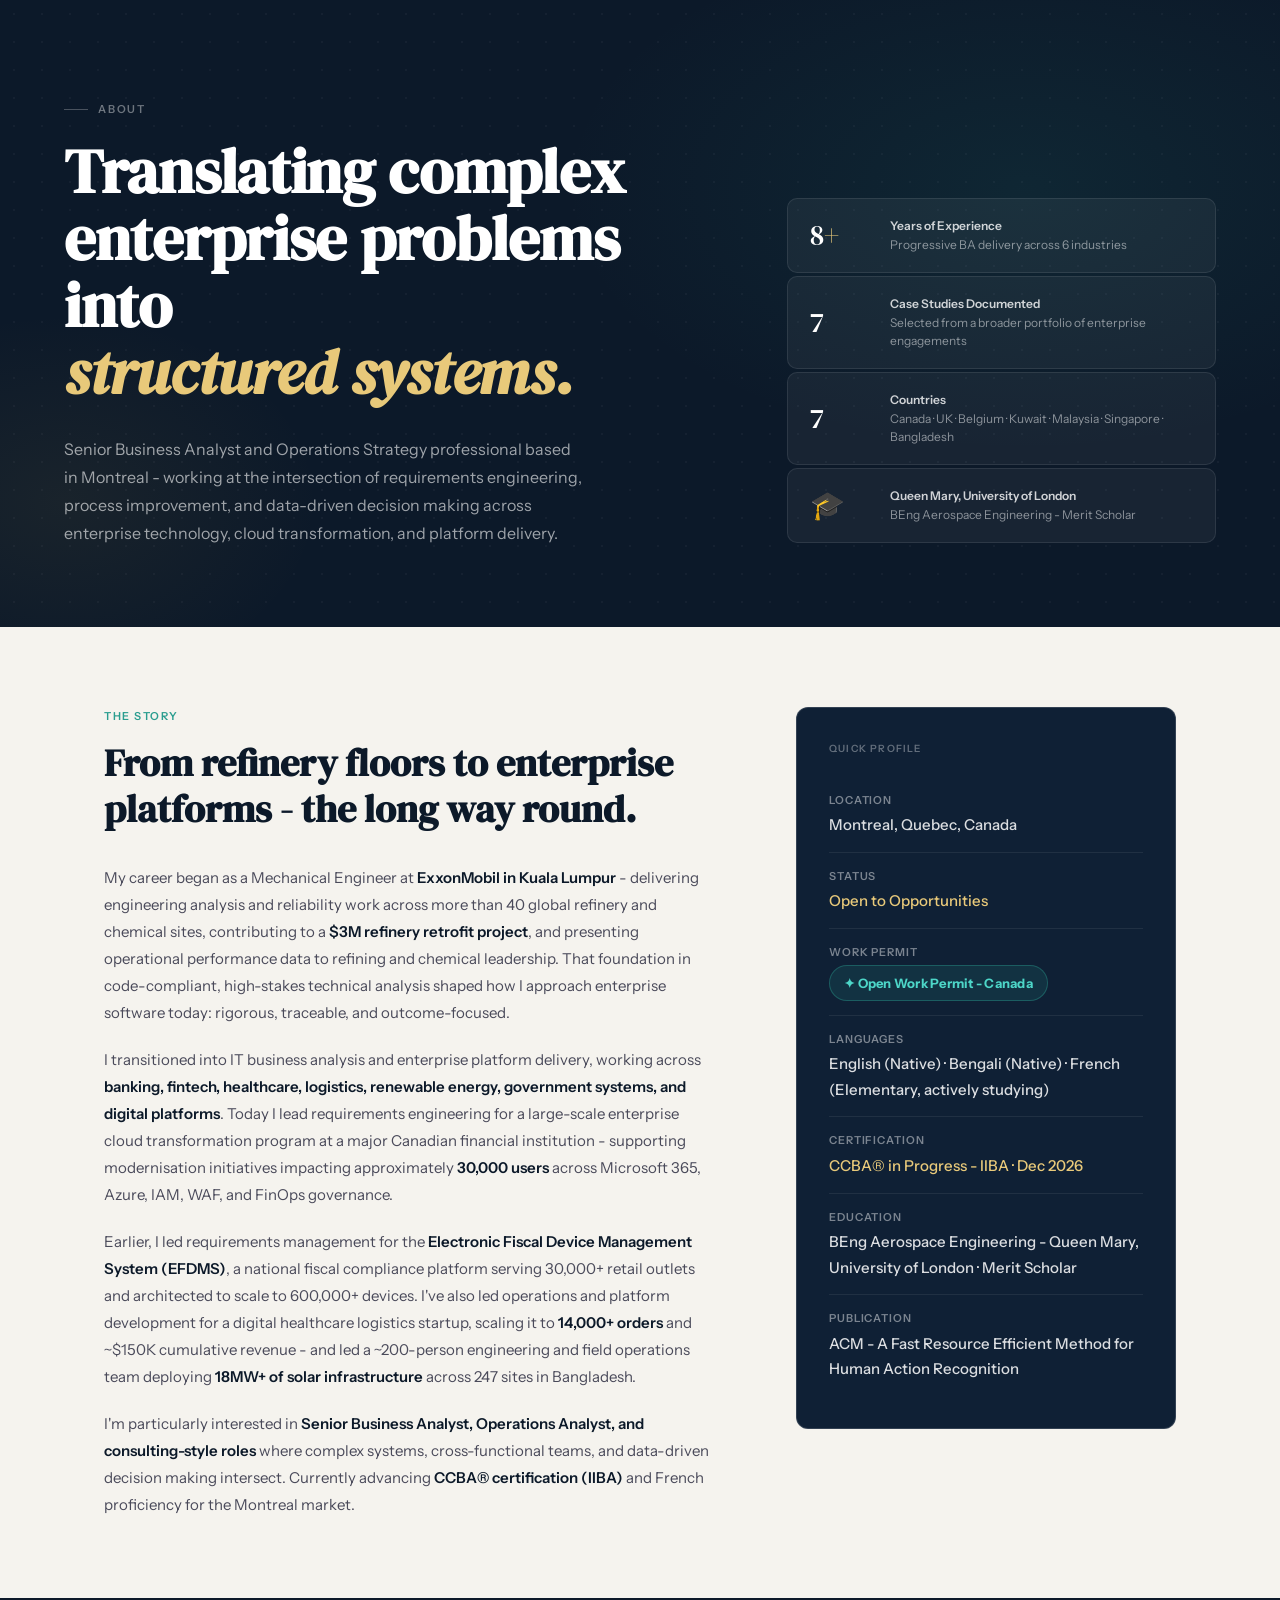
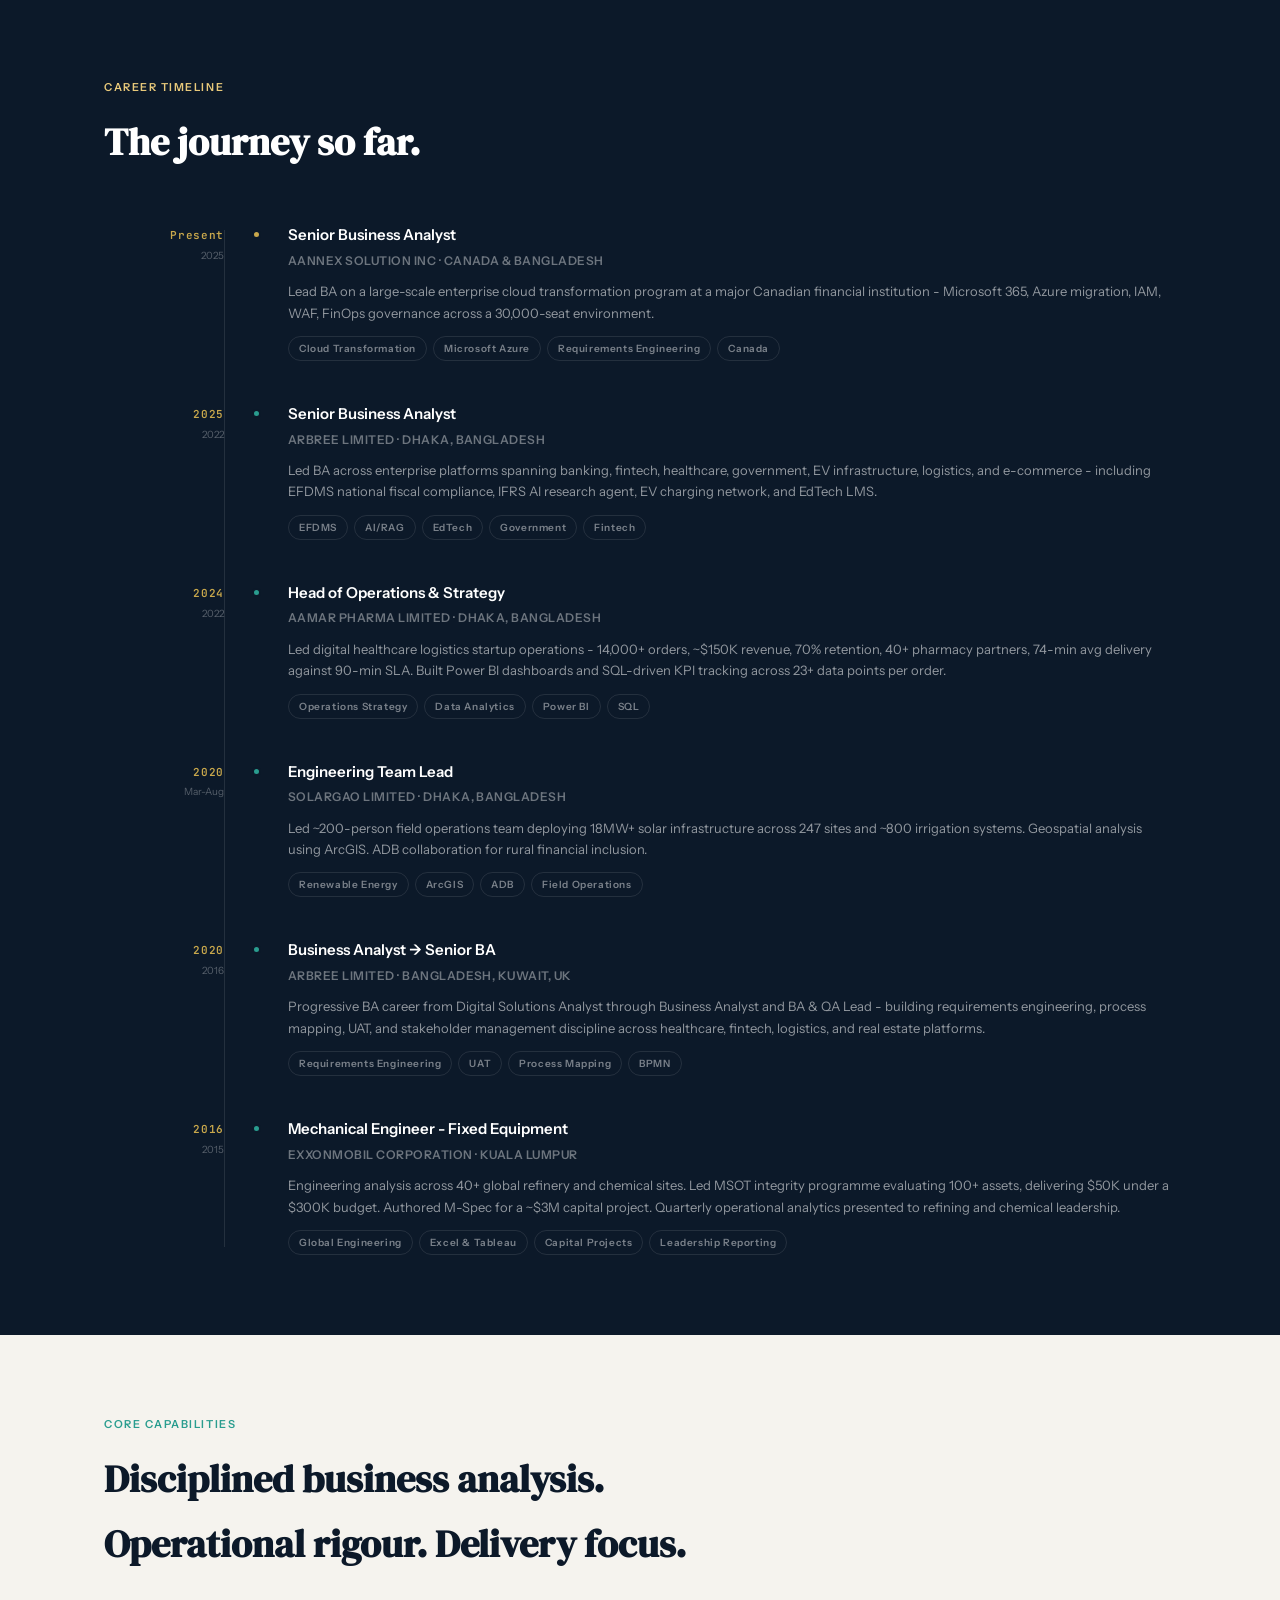
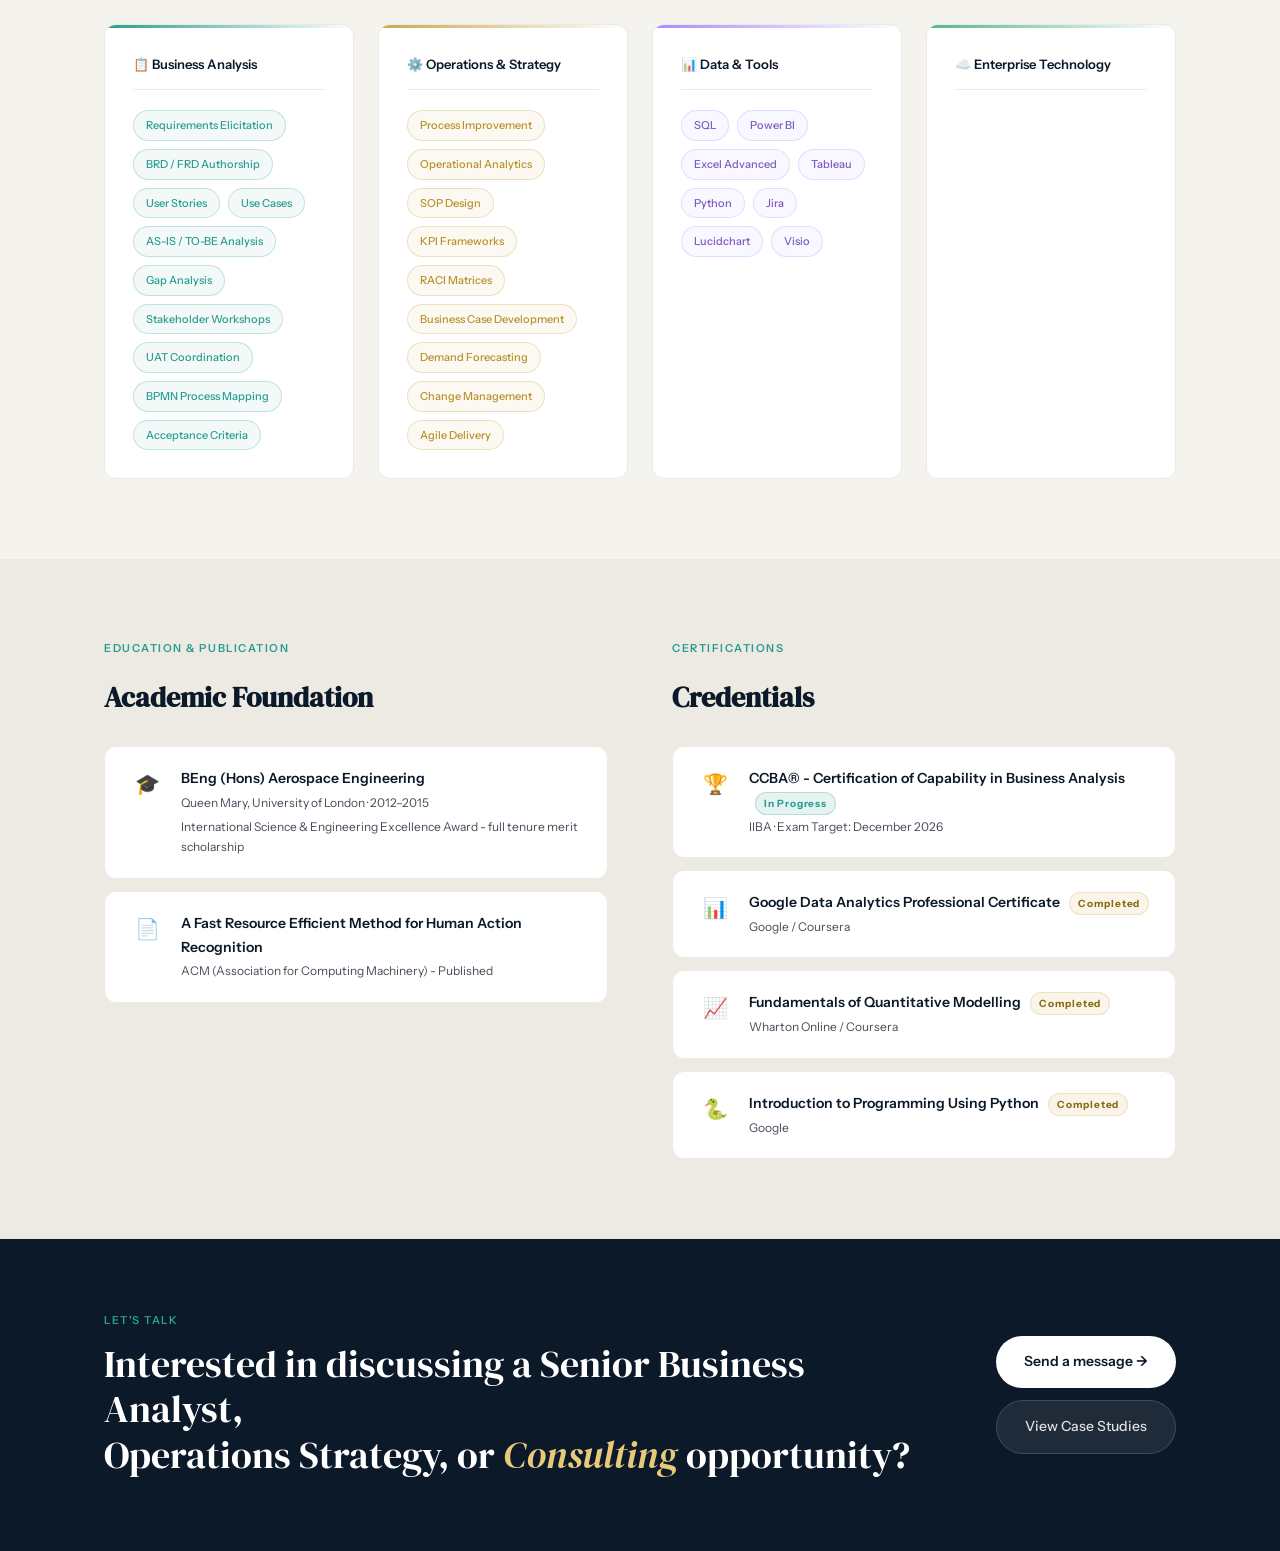
<file: public/about.html>
<!DOCTYPE html>
<html lang="en">
<head>
<meta charset="UTF-8">
<meta name="viewport" content="width=device-width, initial-scale=1.0">
<title>About - Sadman Ishraq Mohiuddin</title>
<link rel="preconnect" href="https://fonts.googleapis.com">
<link href="https://fonts.googleapis.com/css2?family=DM+Serif+Display:ital@0;1&family=Instrument+Sans:wght@400;500;600&family=JetBrains+Mono:wght@400;500&display=swap" rel="stylesheet">
<style>
:root{
  --cream:#f5f3ee;--cream-dark:#edeae3;--navy:#0c1929;--navy-mid:#152538;--navy-light:#1e3a52;
  --gold:#c9a84c;--gold-light:#e8c97a;--teal:#2a9d8f;
  --text-dark:#1a1a2e;--text-mid:#4a4a5a;
  --serif:'DM Serif Display',Georgia,serif;--sans:'Instrument Sans',sans-serif;--mono:'JetBrains Mono',monospace;
  --radius:12px
}
*,*::before,*::after{box-sizing:border-box;margin:0;padding:0}
html{scroll-behavior:smooth;color-scheme:light}
body{background:#fff;color:var(--text-dark);font-family:var(--sans);font-size:15px;line-height:1.7;overflow-x:hidden}

/* NAV */
.nav{background:rgba(255,255,255,.95);backdrop-filter:blur(12px);border-bottom:1px solid var(--cream-dark);padding:0 48px;height:64px;display:flex;align-items:center;justify-content:space-between;position:sticky;top:0;z-index:100}
.nav-brand{display:flex;align-items:center;gap:12px;text-decoration:none}
.nav-avatar{width:34px;height:34px;background:var(--navy);border-radius:6px;display:flex;align-items:center;justify-content:center;color:#fff;font-weight:700;font-size:14px}
.nav-name{font-size:14px;font-weight:600;color:var(--navy)}
.nav-role{font-size:10px;color:var(--text-mid);letter-spacing:.06em;text-transform:uppercase}
.nav-links{display:flex;align-items:center;gap:4px}
.nav-link{font-size:13px;font-weight:500;color:var(--text-mid);text-decoration:none;padding:6px 14px;border-radius:100px;transition:all .2s}
.nav-link:hover{color:var(--navy);background:var(--cream)}
.nav-link.active{background:var(--navy);color:#fff}
.nav-cv{font-size:13px;font-weight:600;padding:8px 20px;background:var(--navy);color:#fff;border-radius:100px;text-decoration:none}

/* HERO */
.hero{background:var(--navy);padding:100px 64px 80px;position:relative;overflow:hidden}
.hero::before{content:'';position:absolute;inset:0;background-image:radial-gradient(rgba(255,255,255,.035) 1px,transparent 1px);background-size:28px 28px;pointer-events:none}
.hero::after{content:'';position:absolute;inset:0;background:radial-gradient(ellipse 60% 70% at 80% 30%,rgba(42,157,143,.1) 0%,transparent 60%),radial-gradient(ellipse 40% 60% at 5% 80%,rgba(201,168,76,.07) 0%,transparent 50%);pointer-events:none}
.hero-inner{max-width:1200px;margin:0 auto;display:grid;grid-template-columns:1.2fr 0.8fr;gap:80px;align-items:end;position:relative;z-index:1}
.hero-label{font-size:11px;font-weight:600;letter-spacing:.16em;text-transform:uppercase;color:rgba(255,255,255,.4);margin-bottom:20px;display:flex;align-items:center;gap:10px}
.hero-label::before{content:'';width:24px;height:1px;background:rgba(255,255,255,.25)}
.hero h1{font-family:var(--serif);font-size:clamp(38px,5vw,62px);color:#fff;line-height:1.08;margin-bottom:28px;letter-spacing:-.3px}
.hero h1 em{color:var(--gold-light);font-style:italic}
.hero-sub{color:rgba(255,255,255,.6);font-size:16px;line-height:1.75;max-width:520px}
.hero-right{display:flex;flex-direction:column;gap:3px;padding-bottom:4px}
.quick-stat{background:rgba(255,255,255,.05);border:1px solid rgba(255,255,255,.09);border-radius:10px;padding:18px 22px;display:flex;align-items:center;gap:16px;transition:background .2s}
.quick-stat:hover{background:rgba(255,255,255,.09)}
.qs-num{font-family:var(--serif);font-size:28px;color:#fff;line-height:1;min-width:64px}
.qs-num em{font-style:normal;color:var(--gold-light)}
.qs-label{font-size:12px;color:rgba(255,255,255,.5);line-height:1.5}
.qs-label strong{color:rgba(255,255,255,.8);font-weight:600;display:block;margin-bottom:1px}

/* NARRATIVE */
.narrative-section{background:var(--cream);padding:80px 0}
.narrative-inner{max-width:1200px;margin:0 auto;padding:0 64px;display:grid;grid-template-columns:1fr 380px;gap:80px;align-items:start}
.narrative-text .section-label{font-size:11px;font-weight:600;letter-spacing:.14em;text-transform:uppercase;color:var(--teal);margin-bottom:16px}
.narrative-text h2{font-family:var(--serif);font-size:clamp(28px,3vw,38px);color:var(--navy);line-height:1.2;margin-bottom:32px}
.narrative-para{font-size:15px;color:var(--text-mid);line-height:1.8;margin-bottom:20px}
.narrative-para:last-child{margin-bottom:0}
.narrative-para strong{color:var(--navy);font-weight:600}
.narrative-card{background:#0f2035;border:1px solid rgba(255,255,255,.15);border-radius:var(--radius);padding:32px;position:sticky;top:80px}
.nc-label{font-size:10px;font-weight:600;letter-spacing:.12em;text-transform:uppercase;color:rgba(255,255,255,.35);margin-bottom:20px}
.nc-item{padding:14px 0;border-bottom:1px solid rgba(255,255,255,.07);display:flex;flex-direction:column;gap:3px}
.nc-item:last-child{border-bottom:none}
.nc-key{font-size:11px;font-weight:600;letter-spacing:.08em;text-transform:uppercase;color:rgba(255,255,255,.45)}
.nc-val{font-size:15px;color:rgba(255,255,255,.85);font-weight:500}
.nc-val.gold{color:var(--gold-light)}

/* TIMELINE */
.timeline-section{background:var(--navy);padding:80px 0}
.timeline-inner{max-width:1200px;margin:0 auto;padding:0 64px}
.timeline-inner .section-label{font-size:11px;font-weight:600;letter-spacing:.14em;text-transform:uppercase;color:var(--gold-light);margin-bottom:12px}
.timeline-inner h2{font-family:var(--serif);font-size:clamp(28px,3vw,40px);color:#fff;margin-bottom:48px}
.tl{display:flex;flex-direction:column;gap:0;position:relative}
.tl::before{content:'';position:absolute;left:120px;top:8px;bottom:8px;width:1px;background:rgba(255,255,255,.1)}
.tl-item{display:grid;grid-template-columns:120px 1fr;gap:32px;align-items:start;padding-bottom:40px;position:relative;opacity:0;transform:translateX(-20px);transition:opacity .5s ease,transform .5s ease}
.tl-item.visible{opacity:1;transform:translateX(0)}
.tl-item:last-child{padding-bottom:0}
.tl-date{text-align:right;padding-top:4px}
.tl-year{font-family:var(--mono);font-size:11px;font-weight:600;color:var(--gold);letter-spacing:.06em}
.tl-period{font-size:10px;color:rgba(255,255,255,.3);margin-top:2px}
.tl-content{padding-left:32px;position:relative}
.tl-content::before{content:'';position:absolute;left:-4px;top:8px;width:9px;height:9px;border-radius:50%;background:var(--teal);border:2px solid var(--navy);z-index:1}
.tl-item:first-child .tl-content::before{background:var(--gold)}
.tl-role{font-size:15px;font-weight:600;color:#fff;margin-bottom:3px}
.tl-company{font-size:12px;font-weight:600;letter-spacing:.04em;color:rgba(255,255,255,.4);margin-bottom:10px;text-transform:uppercase}
.tl-desc{font-size:13px;color:rgba(255,255,255,.55);line-height:1.65}
.tl-tags{display:flex;flex-wrap:wrap;gap:6px;margin-top:12px}
.tl-tag{font-size:10px;font-weight:600;letter-spacing:.06em;padding:3px 10px;border-radius:100px;border:1px solid rgba(255,255,255,.1);color:rgba(255,255,255,.45)}

/* CAPABILITIES */
.cap-section{background:var(--cream);padding:80px 0}
.cap-inner{max-width:1200px;margin:0 auto;padding:0 64px}
.cap-inner .section-label{font-size:11px;font-weight:600;letter-spacing:.14em;text-transform:uppercase;color:var(--teal);margin-bottom:12px}
.cap-inner h2{font-family:var(--serif);font-size:clamp(28px,3vw,40px);color:var(--navy);margin-bottom:48px}
.cap-grid{display:grid;grid-template-columns:repeat(4,1fr);gap:24px}
.cap-col{background:#fff;border:1px solid var(--cream-dark);border-radius:var(--radius);padding:28px;position:relative;overflow:hidden}
.cap-col::before{content:'';position:absolute;top:0;left:0;right:0;height:3px}
.cap-col:nth-child(1)::before{background:linear-gradient(90deg,var(--teal),transparent)}
.cap-col:nth-child(2)::before{background:linear-gradient(90deg,var(--gold),transparent)}
.cap-col:nth-child(3)::before{background:linear-gradient(90deg,#a78bfa,transparent)}
.cap-col:nth-child(4)::before{background:linear-gradient(90deg,#52b788,transparent)}
.cap-col-title{font-size:13px;font-weight:600;color:var(--navy);margin-bottom:20px;display:flex;align-items:center;gap:8px;padding-bottom:14px;border-bottom:1px solid var(--cream-dark)}
.cap-pills{display:flex;flex-wrap:wrap;gap:8px}
.cap-pill{font-size:11px;font-weight:500;padding:5px 12px;border-radius:100px;border:1px solid;transition:all .2s;cursor:default}
.cap-col:nth-child(1) .cap-pill{color:#2a9d8f;border-color:rgba(42,157,143,.25);background:rgba(42,157,143,.06)}
.cap-col:nth-child(2) .cap-pill{color:#b8912a;border-color:rgba(201,168,76,.3);background:rgba(201,168,76,.07)}
.cap-col:nth-child(3) .cap-pill{color:#7c5cbf;border-color:rgba(167,139,250,.25);background:rgba(167,139,250,.07)}
.cap-col:nth-child(4) .cap-pill{color:#2d7a52;border-color:rgba(82,183,136,.25);background:rgba(82,183,136,.07)}
.cap-col:nth-child(1) .cap-pill:hover{background:rgba(42,157,143,.14)}
.cap-col:nth-child(2) .cap-pill:hover{background:rgba(201,168,76,.16)}
.cap-col:nth-child(3) .cap-pill:hover{background:rgba(167,139,250,.15)}
.cap-col:nth-child(4) .cap-pill:hover{background:rgba(82,183,136,.14)}

/* CREDENTIALS */
.cred-section{background:var(--cream-dark);padding:80px 0}
.cred-inner{max-width:1200px;margin:0 auto;padding:0 64px;display:grid;grid-template-columns:1fr 1fr;gap:64px}
.cred-block .section-label{font-size:11px;font-weight:600;letter-spacing:.14em;text-transform:uppercase;color:var(--teal);margin-bottom:16px}
.cred-block h2{font-family:var(--serif);font-size:28px;color:var(--navy);margin-bottom:24px}
.cred-item{background:#fff;border:1px solid var(--cream-dark);border-radius:var(--radius);padding:20px 24px;margin-bottom:12px;display:flex;gap:16px;align-items:flex-start}
.cred-item:last-child{margin-bottom:0}
.cred-icon{font-size:20px;flex-shrink:0;width:36px;text-align:center}
.cred-title{font-size:14px;font-weight:600;color:var(--navy);margin-bottom:2px}
.cred-sub{font-size:12px;color:var(--text-mid)}
.cred-badge{font-size:10px;font-weight:700;letter-spacing:.08em;padding:2px 8px;border-radius:100px;margin-left:6px;display:inline-block}
.cred-badge.active{background:rgba(42,157,143,.12);color:var(--teal);border:1px solid rgba(42,157,143,.25)}
.cred-badge.done{background:rgba(201,168,76,.12);color:#8a6914;border:1px solid rgba(201,168,76,.25)}

/* CTA */
.cta-section{background:var(--navy);padding:72px 0}
.cta-inner{max-width:1200px;margin:0 auto;padding:0 64px;display:grid;grid-template-columns:1fr auto;gap:64px;align-items:center}
.cta-label{font-size:11px;font-weight:600;letter-spacing:.14em;text-transform:uppercase;color:var(--teal);margin-bottom:12px}
.cta-title{font-family:var(--serif);font-size:clamp(28px,3vw,38px);color:#fff;line-height:1.2}
.cta-title em{color:var(--gold-light);font-style:italic}
.cta-btns{display:flex;flex-direction:column;gap:12px;white-space:nowrap}
.btn-p{padding:14px 28px;background:#fff;color:var(--navy);border-radius:100px;font-size:14px;font-weight:600;text-decoration:none;display:inline-flex;align-items:center;gap:8px;transition:all .2s}
.btn-p:hover{background:var(--gold-light)}
.btn-s{padding:14px 28px;background:rgba(255,255,255,.08);color:rgba(255,255,255,.85);border:1px solid rgba(255,255,255,.15);border-radius:100px;font-size:14px;font-weight:500;text-decoration:none;transition:all .2s}
.btn-s:hover{background:rgba(255,255,255,.15)}

/* FOOTER */
.footer{background:var(--navy);border-top:1px solid rgba(255,255,255,.07);padding:40px 64px;display:flex;justify-content:space-between;align-items:center}
.footer p{font-size:13px;color:rgba(255,255,255,.35)}
.footer-links{display:flex;gap:24px}
.footer-links a{font-size:13px;color:var(--teal);text-decoration:none;font-weight:500}

.fade-up{opacity:0;transform:translateY(24px);transition:opacity .6s ease,transform .6s ease}
.fade-up.visible{opacity:1;transform:translateY(0)}
.stagger-1{transition-delay:.1s}.stagger-2{transition-delay:.2s}.stagger-3{transition-delay:.3s}

/* Hero entrance */
.hero-label{opacity:0;transform:translateY(12px);animation:heroIn .6s ease .1s forwards}
.hero h1{opacity:0;transform:translateY(18px);animation:heroIn .75s ease .25s forwards}
.hero-sub{opacity:0;transform:translateY(14px);animation:heroIn .65s ease .45s forwards}
.quick-stat{opacity:0;transform:translateX(20px)}
.quick-stat.qs1{animation:slideInRight .55s ease .35s forwards}
.quick-stat.qs2{animation:slideInRight .55s ease .5s forwards}
.quick-stat.qs3{animation:slideInRight .55s ease .65s forwards}
.quick-stat.qs4{animation:slideInRight .55s ease .8s forwards}
@keyframes heroIn{to{opacity:1;transform:translateY(0)}}
@keyframes slideInRight{to{opacity:1;transform:translateX(0)}}

/* Timeline dot pulse on present item */
.tl-item:first-child .tl-content::before{animation:dotPulse 2.5s ease-in-out 1.5s infinite}
@keyframes dotPulse{0%,100%{box-shadow:0 0 0 0 rgba(201,168,76,.4)}50%{box-shadow:0 0 0 6px rgba(201,168,76,.0)}}

/* Cap pills stagger */
.cap-pill{opacity:0;transform:translateY(8px);transition:opacity .35s ease,transform .35s ease,background .2s,color .2s}
.cap-pill.visible{opacity:1;transform:translateY(0)}

/* Cred items */
.cred-item{opacity:0;transform:translateY(16px);transition:opacity .5s ease,transform .5s ease}
.cred-item.visible{opacity:1;transform:translateY(0)}

/* Nav scroll shadow */
.nav{transition:box-shadow .3s ease}
.nav.scrolled{box-shadow:0 4px 24px rgba(12,25,41,.08)}

@media(max-width:1024px){
  .hero-inner,.narrative-inner,.cred-inner,.cta-inner{grid-template-columns:1fr;gap:40px}
  .hero-right{display:grid;grid-template-columns:1fr 1fr;gap:12px}
  .cap-grid{grid-template-columns:1fr 1fr}
  .narrative-card{position:static}
}
@media(max-width:768px){
  .nav{padding:0 24px}.hero{padding:80px 24px 64px}
  .hero-right{grid-template-columns:1fr}
  .cap-grid{grid-template-columns:1fr}
  .timeline-inner,.narrative-inner,.cap-inner,.cred-inner,.cta-inner{padding:0 24px}
  .tl::before{left:90px}
  .tl-item{grid-template-columns:90px 1fr;gap:20px}
  .footer{flex-direction:column;gap:16px;padding:32px 24px;text-align:center}
}
</style>
</head>
<body>


<!-- HERO -->
<header class="hero">
  <div class="hero-inner">
    <div>
      <div class="hero-label">About</div>
      <h1>Translating complex<br>enterprise problems into<br><em>structured systems.</em></h1>
      <p class="hero-sub">Senior Business Analyst and Operations Strategy professional based in Montreal - working at the intersection of requirements engineering, process improvement, and data-driven decision making across enterprise technology, cloud transformation, and platform delivery.</p>
    </div>
    <div class="hero-right">
      <div class="quick-stat qs1">
        <div class="qs-num">8<em>+</em></div>
        <div class="qs-label"><strong>Years of Experience</strong>Progressive BA delivery across 6 industries</div>
      </div>
      <div class="quick-stat qs2">
        <div class="qs-num">7</div>
        <div class="qs-label"><strong>Case Studies Documented</strong>Selected from a broader portfolio of enterprise engagements</div>
      </div>
      <div class="quick-stat qs3">
        <div class="qs-num">7</div>
        <div class="qs-label"><strong>Countries</strong>Canada · UK · Belgium · Kuwait · Malaysia · Singapore · Bangladesh</div>
      </div>
      <div class="quick-stat qs4">
        <div class="qs-num"><em>🎓</em></div>
        <div class="qs-label"><strong>Queen Mary, University of London</strong>BEng Aerospace Engineering - Merit Scholar</div>
      </div>
    </div>
  </div>
</header>

<!-- NARRATIVE -->
<div class="narrative-section">
  <div class="narrative-inner">
    <div class="narrative-text fade-up">
      <div class="section-label">The Story</div>
      <h2>From refinery floors to enterprise platforms - the long way round.</h2>
      <p class="narrative-para">My career began as a Mechanical Engineer at <strong>ExxonMobil in Kuala Lumpur</strong> - delivering engineering analysis and reliability work across more than 40 global refinery and chemical sites, contributing to a <strong>$3M refinery retrofit project</strong>, and presenting operational performance data to refining and chemical leadership. That foundation in code-compliant, high-stakes technical analysis shaped how I approach enterprise software today: rigorous, traceable, and outcome-focused.</p>
      <p class="narrative-para">I transitioned into IT business analysis and enterprise platform delivery, working across <strong>banking, fintech, healthcare, logistics, renewable energy, government systems, and digital platforms</strong>. Today I lead requirements engineering for a large-scale enterprise cloud transformation program at a major Canadian financial institution - supporting modernisation initiatives impacting approximately <strong>30,000 users</strong> across Microsoft 365, Azure, IAM, WAF, and FinOps governance.</p>
      <p class="narrative-para">Earlier, I led requirements management for the <strong>Electronic Fiscal Device Management System (EFDMS)</strong>, a national fiscal compliance platform serving 30,000+ retail outlets and architected to scale to 600,000+ devices. I've also led operations and platform development for a digital healthcare logistics startup, scaling it to <strong>14,000+ orders</strong> and ~$150K cumulative revenue - and led a ~200-person engineering and field operations team deploying <strong>18MW+ of solar infrastructure</strong> across 247 sites in Bangladesh.</p>
      <p class="narrative-para">I'm particularly interested in <strong>Senior Business Analyst, Operations Analyst, and consulting-style roles</strong> where complex systems, cross-functional teams, and data-driven decision making intersect. Currently advancing <strong>CCBA® certification (IIBA)</strong> and French proficiency for the Montreal market.</p>
    </div>
    <div class="fade-up stagger-2">
      <div class="narrative-card">
        <div class="nc-label">Quick Profile</div>
        <div class="nc-item">
          <div class="nc-key">Location</div>
          <div class="nc-val">Montreal, Quebec, Canada</div>
        </div>
        <div class="nc-item">
          <div class="nc-key">Status</div>
          <div class="nc-val gold">Open to Opportunities</div>
        </div>
        <div class="nc-item">
          <div class="nc-key">Work Permit</div>
          <div class="nc-val" style="display:inline-flex;align-items:center;gap:8px;background:rgba(42,157,143,.15);border:1px solid rgba(42,157,143,.4);color:#4dd6c8;padding:6px 14px;border-radius:100px;font-size:13px;font-weight:700;letter-spacing:.02em;width:fit-content">✦ Open Work Permit - Canada</div>
        </div>
        <div class="nc-item">
          <div class="nc-key">Languages</div>
          <div class="nc-val">English (Native) · Bengali (Native) · French (Elementary, actively studying)</div>
        </div>
        <div class="nc-item">
          <div class="nc-key">Certification</div>
          <div class="nc-val gold">CCBA® in Progress - IIBA · Dec 2026</div>
        </div>
        <div class="nc-item">
          <div class="nc-key">Education</div>
          <div class="nc-val">BEng Aerospace Engineering - Queen Mary, University of London · Merit Scholar</div>
        </div>
        <div class="nc-item">
          <div class="nc-key">Publication</div>
          <div class="nc-val">ACM - A Fast Resource Efficient Method for Human Action Recognition</div>
        </div>
      </div>
    </div>
  </div>
</div>

<!-- CAREER TIMELINE -->
<div class="timeline-section">
  <div class="timeline-inner">
    <div class="section-label">Career Timeline</div>
    <h2>The journey so far.</h2>
    <div class="tl" id="timeline">
      <div class="tl-item">
        <div class="tl-date"><div class="tl-year">Present</div><div class="tl-period">2025</div></div>
        <div class="tl-content">
          <div class="tl-role">Senior Business Analyst</div>
          <div class="tl-company">AANNEX Solution Inc · Canada & Bangladesh</div>
          <div class="tl-desc">Lead BA on a large-scale enterprise cloud transformation program at a major Canadian financial institution - Microsoft 365, Azure migration, IAM, WAF, FinOps governance across a 30,000-seat environment.</div>
          <div class="tl-tags"><span class="tl-tag">Cloud Transformation</span><span class="tl-tag">Microsoft Azure</span><span class="tl-tag">Requirements Engineering</span><span class="tl-tag">Canada</span></div>
        </div>
      </div>
      <div class="tl-item">
        <div class="tl-date"><div class="tl-year">2025</div><div class="tl-period">2022</div></div>
        <div class="tl-content">
          <div class="tl-role">Senior Business Analyst</div>
          <div class="tl-company">Arbree Limited · Dhaka, Bangladesh</div>
          <div class="tl-desc">Led BA across enterprise platforms spanning banking, fintech, healthcare, government, EV infrastructure, logistics, and e-commerce - including EFDMS national fiscal compliance, IFRS AI research agent, EV charging network, and EdTech LMS.</div>
          <div class="tl-tags"><span class="tl-tag">EFDMS</span><span class="tl-tag">AI/RAG</span><span class="tl-tag">EdTech</span><span class="tl-tag">Government</span><span class="tl-tag">Fintech</span></div>
        </div>
      </div>
      <div class="tl-item">
        <div class="tl-date"><div class="tl-year">2024</div><div class="tl-period">2022</div></div>
        <div class="tl-content">
          <div class="tl-role">Head of Operations & Strategy</div>
          <div class="tl-company">Aamar Pharma Limited · Dhaka, Bangladesh</div>
          <div class="tl-desc">Led digital healthcare logistics startup operations - 14,000+ orders, ~$150K revenue, 70% retention, 40+ pharmacy partners, 74-min avg delivery against 90-min SLA. Built Power BI dashboards and SQL-driven KPI tracking across 23+ data points per order.</div>
          <div class="tl-tags"><span class="tl-tag">Operations Strategy</span><span class="tl-tag">Data Analytics</span><span class="tl-tag">Power BI</span><span class="tl-tag">SQL</span></div>
        </div>
      </div>
      <div class="tl-item">
        <div class="tl-date"><div class="tl-year">2020</div><div class="tl-period">Mar-Aug</div></div>
        <div class="tl-content">
          <div class="tl-role">Engineering Team Lead</div>
          <div class="tl-company">Solargao Limited · Dhaka, Bangladesh</div>
          <div class="tl-desc">Led ~200-person field operations team deploying 18MW+ solar infrastructure across 247 sites and ~800 irrigation systems. Geospatial analysis using ArcGIS. ADB collaboration for rural financial inclusion.</div>
          <div class="tl-tags"><span class="tl-tag">Renewable Energy</span><span class="tl-tag">ArcGIS</span><span class="tl-tag">ADB</span><span class="tl-tag">Field Operations</span></div>
        </div>
      </div>
      <div class="tl-item">
        <div class="tl-date"><div class="tl-year">2020</div><div class="tl-period">2016</div></div>
        <div class="tl-content">
          <div class="tl-role">Business Analyst → Senior BA</div>
          <div class="tl-company">Arbree Limited · Bangladesh, Kuwait, UK</div>
          <div class="tl-desc">Progressive BA career from Digital Solutions Analyst through Business Analyst and BA & QA Lead - building requirements engineering, process mapping, UAT, and stakeholder management discipline across healthcare, fintech, logistics, and real estate platforms.</div>
          <div class="tl-tags"><span class="tl-tag">Requirements Engineering</span><span class="tl-tag">UAT</span><span class="tl-tag">Process Mapping</span><span class="tl-tag">BPMN</span></div>
        </div>
      </div>
      <div class="tl-item">
        <div class="tl-date"><div class="tl-year">2016</div><div class="tl-period">2015</div></div>
        <div class="tl-content">
          <div class="tl-role">Mechanical Engineer - Fixed Equipment</div>
          <div class="tl-company">ExxonMobil Corporation · Kuala Lumpur</div>
          <div class="tl-desc">Engineering analysis across 40+ global refinery and chemical sites. Led MSOT integrity programme evaluating 100+ assets, delivering $50K under a $300K budget. Authored M-Spec for a ~$3M capital project. Quarterly operational analytics presented to refining and chemical leadership.</div>
          <div class="tl-tags"><span class="tl-tag">Global Engineering</span><span class="tl-tag">Excel & Tableau</span><span class="tl-tag">Capital Projects</span><span class="tl-tag">Leadership Reporting</span></div>
        </div>
      </div>
    </div>
  </div>
</div>

<!-- CAPABILITIES -->
<div class="cap-section">
  <div class="cap-inner">
    <div class="section-label fade-up">Core Capabilities</div>
    <h2 class="fade-up" style="font-family:var(--serif);font-size:clamp(28px,3vw,40px);color:var(--navy);margin-bottom:48px">Disciplined business analysis.<br>Operational rigour. Delivery focus.</h2>
    <div class="cap-grid">
      <div class="cap-col fade-up">
        <div class="cap-col-title">📋 Business Analysis</div>
        <div class="cap-pills">
          <span class="cap-pill">Requirements Elicitation</span>
          <span class="cap-pill">BRD / FRD Authorship</span>
          <span class="cap-pill">User Stories</span>
          <span class="cap-pill">Use Cases</span>
          <span class="cap-pill">AS-IS / TO-BE Analysis</span>
          <span class="cap-pill">Gap Analysis</span>
          <span class="cap-pill">Stakeholder Workshops</span>
          <span class="cap-pill">UAT Coordination</span>
          <span class="cap-pill">BPMN Process Mapping</span>
          <span class="cap-pill">Acceptance Criteria</span>
        </div>
      </div>
      <div class="cap-col fade-up stagger-1">
        <div class="cap-col-title">⚙️ Operations & Strategy</div>
        <div class="cap-pills">
          <span class="cap-pill">Process Improvement</span>
          <span class="cap-pill">Operational Analytics</span>
          <span class="cap-pill">SOP Design</span>
          <span class="cap-pill">KPI Frameworks</span>
          <span class="cap-pill">RACI Matrices</span>
          <span class="cap-pill">Business Case Development</span>
          <span class="cap-pill">Demand Forecasting</span>
          <span class="cap-pill">Change Management</span>
          <span class="cap-pill">Agile Delivery</span>
        </div>
      </div>
      <div class="cap-col fade-up stagger-2">
        <div class="cap-col-title">📊 Data & Tools</div>
        <div class="cap-pills">
          <span class="cap-pill">SQL</span>
          <span class="cap-pill">Power BI</span>
          <span class="cap-pill">Excel Advanced</span>
          <span class="cap-pill">Tableau</span>
          <span class="cap-pill">Python</span>
          <span class="cap-pill">Jira</span>
          <span class="cap-pill">Lucidchart</span>
          <span class="cap-pill">Visio</span>
          <span class="cap-pill">ArcGIS</span>
          <span class="cap-pill">Figma</span>
        </div>
      </div>
      <div class="cap-col fade-up stagger-3">
        <div class="cap-col-title">☁️ Enterprise Technology</div>
        <div class="cap-pills">
          <span class="cap-pill">Cloud Transformation</span>
          <span class="cap-pill">Microsoft Azure</span>
          <span class="cap-pill">Microsoft 365</span>
          <span class="cap-pill">SaaS Adoption</span>
          <span class="cap-pill">API Integration</span>
          <span class="cap-pill">IAM & FinOps</span>
          <span class="cap-pill">Infrastructure as Code</span>
          <span class="cap-pill">AWS</span>
        </div>
      </div>
    </div>
  </div>
</div>

<!-- CREDENTIALS -->
<div class="cred-section">
  <div class="cred-inner">
    <div class="cred-block fade-up">
      <div class="section-label">Education & Publication</div>
      <h2>Academic Foundation</h2>
      <div class="cred-item">
        <div class="cred-icon">🎓</div>
        <div>
          <div class="cred-title">BEng (Hons) Aerospace Engineering</div>
          <div class="cred-sub">Queen Mary, University of London · 2012–2015</div>
          <div class="cred-sub" style="margin-top:4px">International Science & Engineering Excellence Award - full tenure merit scholarship</div>
        </div>
      </div>
      <div class="cred-item">
        <div class="cred-icon">📄</div>
        <div>
          <div class="cred-title">A Fast Resource Efficient Method for Human Action Recognition</div>
          <div class="cred-sub">ACM (Association for Computing Machinery) - Published</div>
        </div>
      </div>
    </div>
    <div class="cred-block fade-up stagger-1">
      <div class="section-label">Certifications</div>
      <h2>Credentials</h2>
      <div class="cred-item">
        <div class="cred-icon">🏆</div>
        <div>
          <div class="cred-title">CCBA® - Certification of Capability in Business Analysis <span class="cred-badge active">In Progress</span></div>
          <div class="cred-sub">IIBA · Exam Target: December 2026</div>
        </div>
      </div>
      <div class="cred-item">
        <div class="cred-icon">📊</div>
        <div>
          <div class="cred-title">Google Data Analytics Professional Certificate <span class="cred-badge done">Completed</span></div>
          <div class="cred-sub">Google / Coursera</div>
        </div>
      </div>
      <div class="cred-item">
        <div class="cred-icon">📈</div>
        <div>
          <div class="cred-title">Fundamentals of Quantitative Modelling <span class="cred-badge done">Completed</span></div>
          <div class="cred-sub">Wharton Online / Coursera</div>
        </div>
      </div>
      <div class="cred-item">
        <div class="cred-icon">🐍</div>
        <div>
          <div class="cred-title">Introduction to Programming Using Python <span class="cred-badge done">Completed</span></div>
          <div class="cred-sub">Google</div>
        </div>
      </div>
    </div>
  </div>
</div>

<!-- CTA -->
<div class="cta-section">
  <div class="cta-inner">
    <div>
      <div class="cta-label">Let's Talk</div>
      <div class="cta-title">Interested in discussing a Senior Business Analyst,<br>Operations Strategy, or <em>Consulting</em> opportunity?</div>
    </div>
    <div class="cta-btns">
      <a class="btn-p" href="/contact">Send a message →</a>
      <a class="btn-s" href="/case-studies">View Case Studies</a>
    </div>
  </div>
</div>


<script>
// Fade-up observer
const obs = new IntersectionObserver(entries => {
  entries.forEach(e => { if(e.isIntersecting) e.target.classList.add('visible'); });
}, {threshold: 0.1});
document.querySelectorAll('.fade-up').forEach(el => obs.observe(el));

// Timeline stagger
const tlObs = new IntersectionObserver(entries => {
  entries.forEach(e => {
    if (!e.isIntersecting) return;
    const items = e.target.querySelectorAll('.tl-item');
    items.forEach((item, i) => setTimeout(() => item.classList.add('visible'), i * 150));
    tlObs.unobserve(e.target);
  });
}, {threshold: 0.1});
const tl = document.getElementById('timeline');
if (tl) tlObs.observe(tl);

// Capability pills stagger
const pillObs = new IntersectionObserver(entries => {
  entries.forEach(e => {
    if (!e.isIntersecting) return;
    const pills = e.target.querySelectorAll('.cap-pill');
    pills.forEach((pill, i) => {
      setTimeout(() => pill.classList.add('visible'), i * 40);
    });
    pillObs.unobserve(e.target);
  });
}, {threshold: 0.2});
document.querySelectorAll('.cap-grid').forEach(el => pillObs.observe(el));

// Credential items stagger
const credObs = new IntersectionObserver(entries => {
  entries.forEach(e => {
    if (!e.isIntersecting) return;
    const items = e.target.querySelectorAll('.cred-item');
    items.forEach((item, i) => {
      setTimeout(() => item.classList.add('visible'), i * 100);
    });
    credObs.unobserve(e.target);
  });
}, {threshold: 0.1});
document.querySelectorAll('.cred-block').forEach(el => credObs.observe(el));

// Nav scroll shadow
window.addEventListener('scroll', () => {
  var n=document.querySelector('.nav'); if(n) n.classList.toggle('scrolled', window.scrollY > 20);
}, {passive: true});
</script>
</body>
</html>
</file>
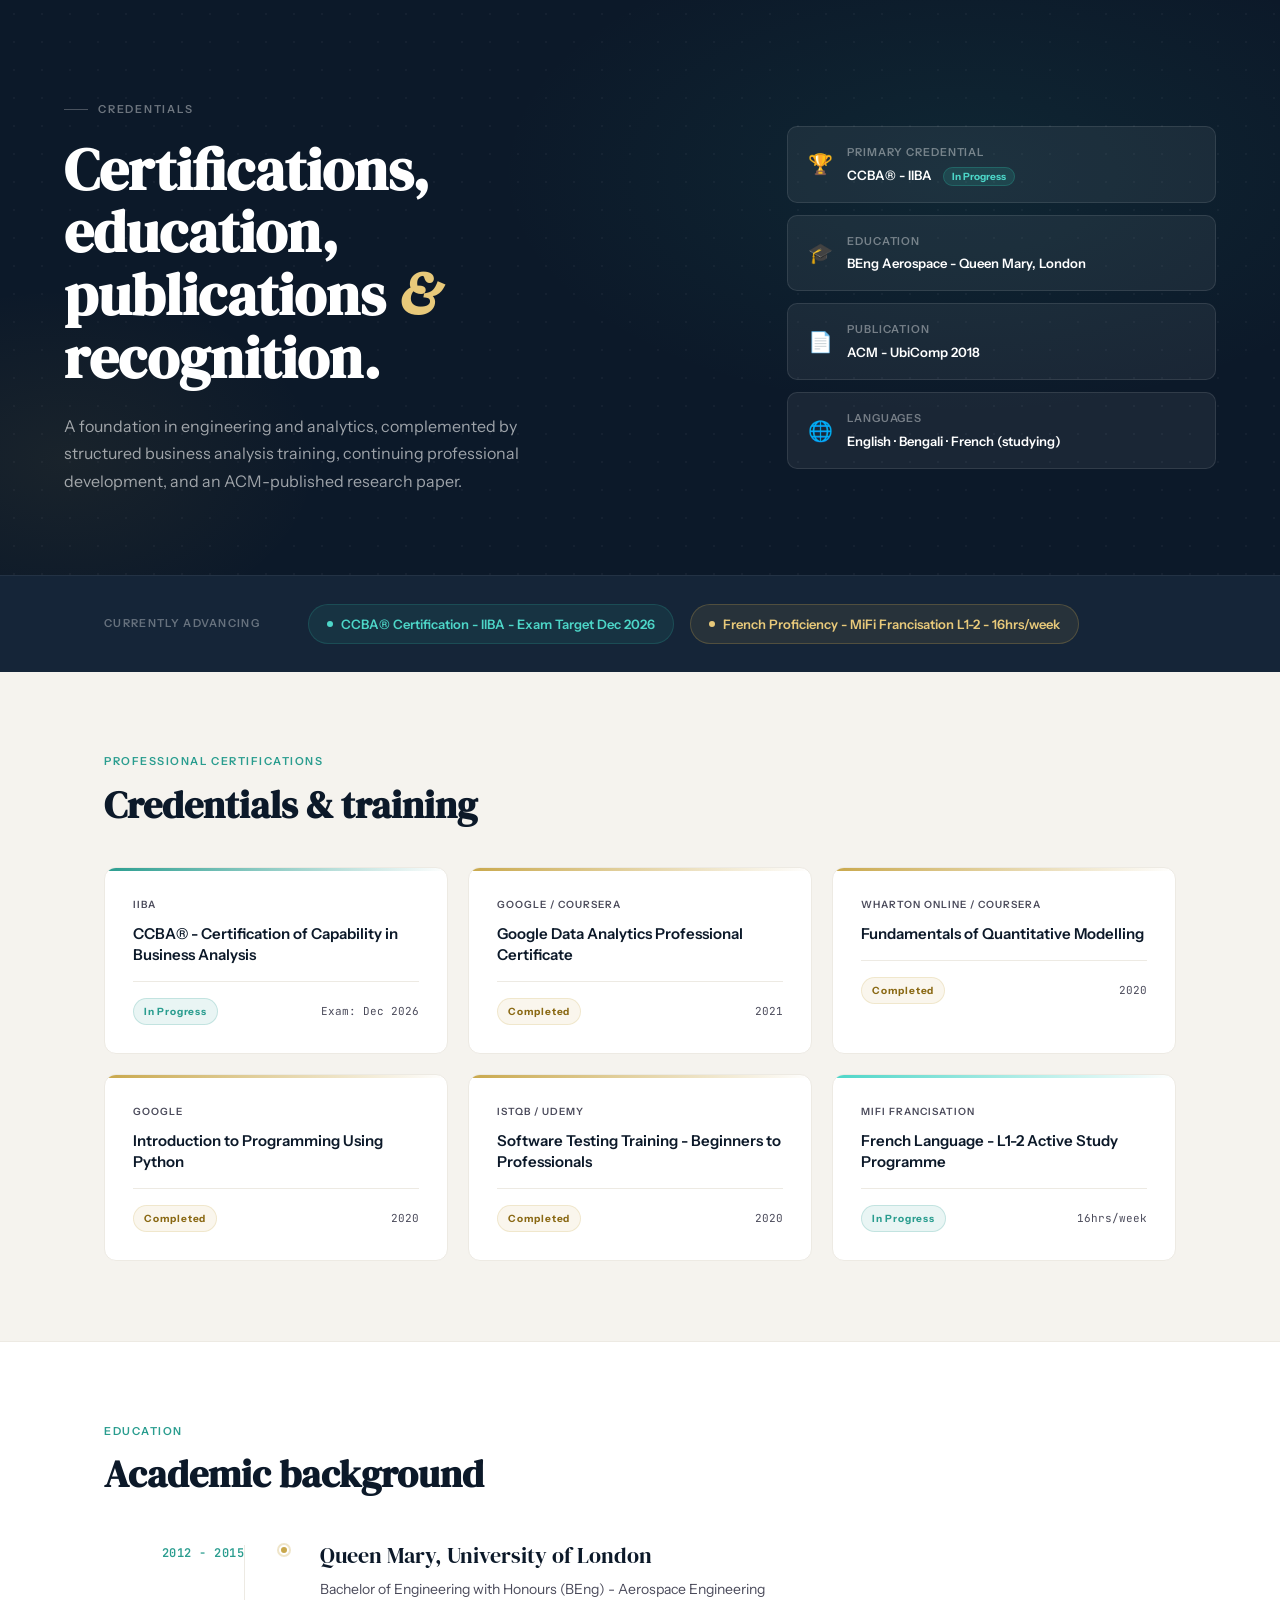
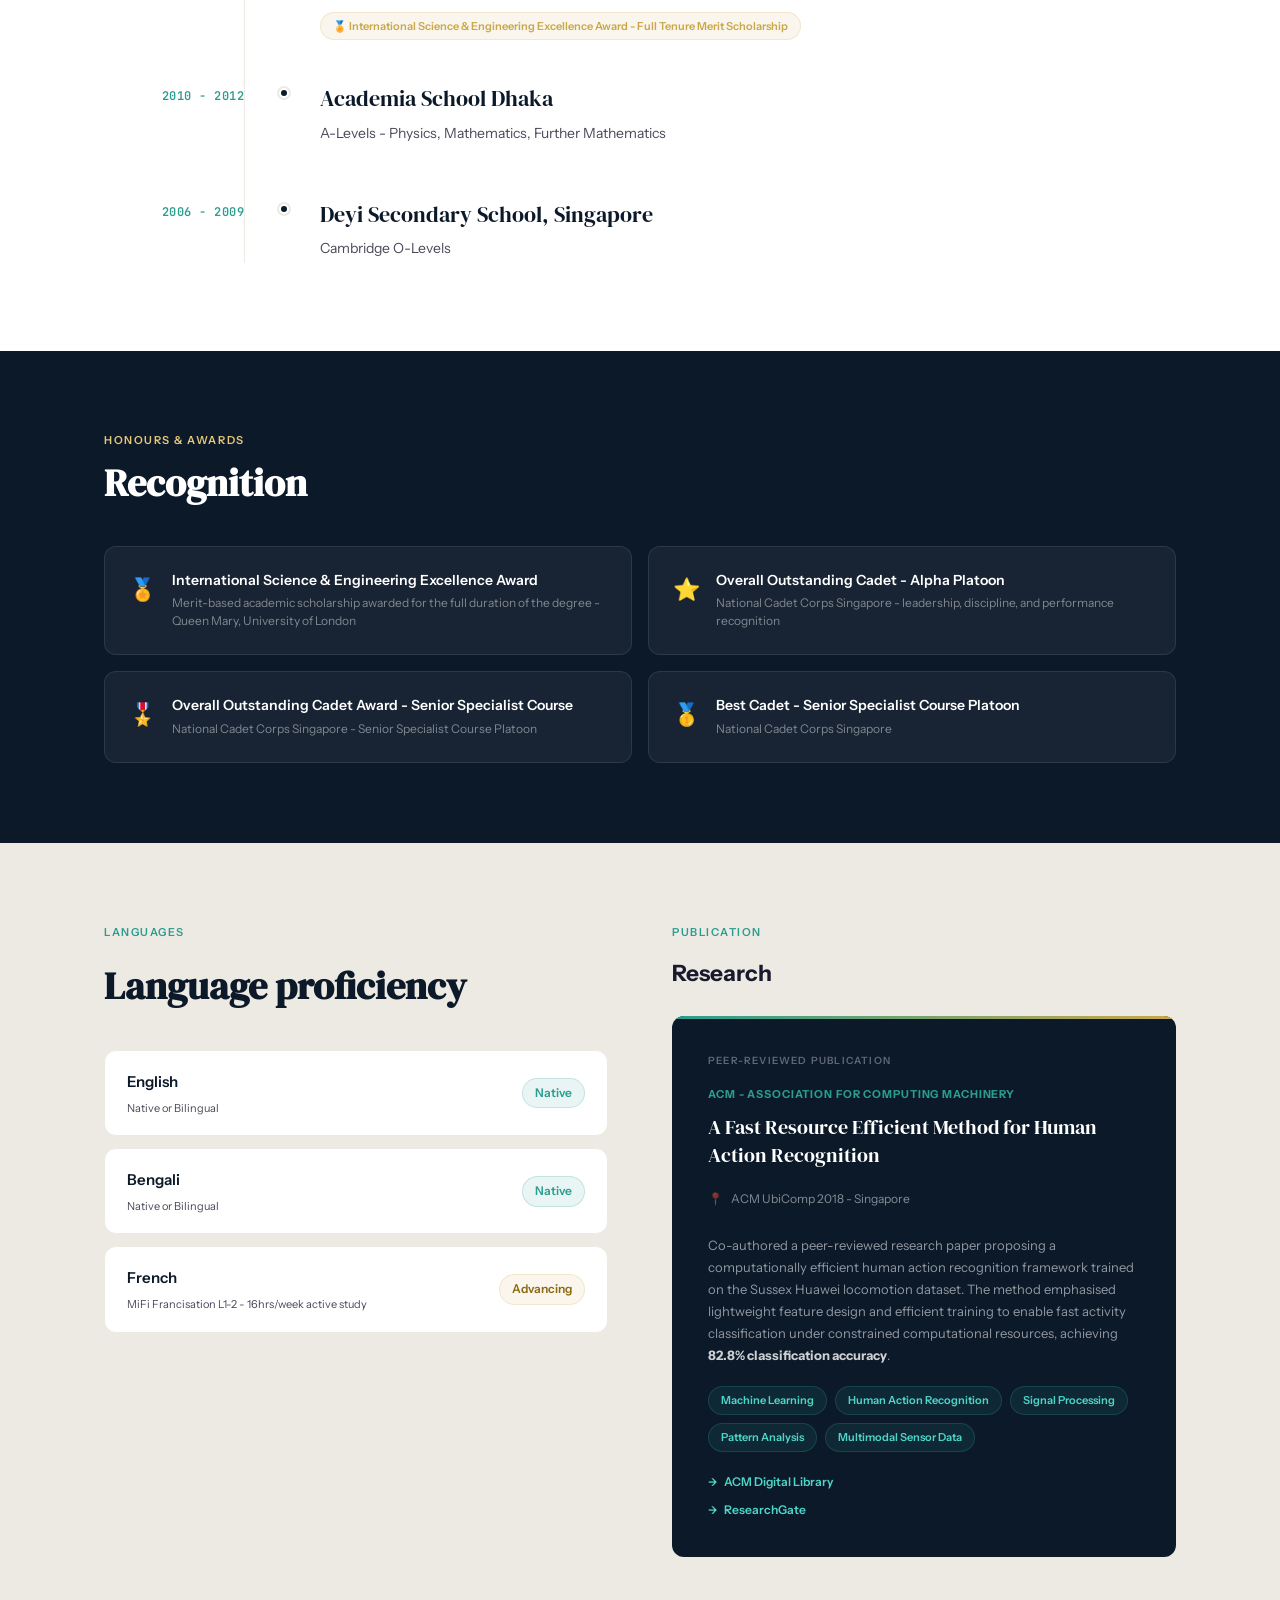
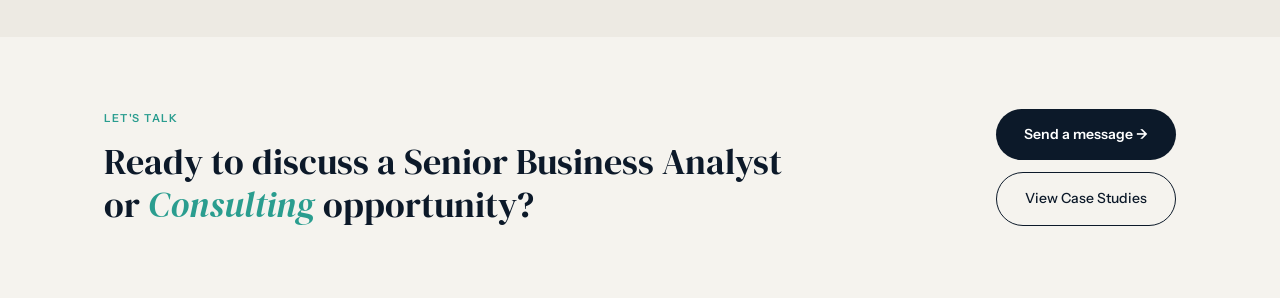
<file: public/certifications.html>
<!DOCTYPE html>
<html lang="en">
<head>
<meta charset="UTF-8">
<meta name="viewport" content="width=device-width, initial-scale=1.0">
<title>Certifications & Credentials - Sadman Ishraq Mohiuddin</title>
<link rel="preconnect" href="https://fonts.googleapis.com">
<link href="https://fonts.googleapis.com/css2?family=DM+Serif+Display:ital@0;1&family=Instrument+Sans:wght@400;500;600&family=JetBrains+Mono:wght@400;500&display=swap" rel="stylesheet">
<style>
:root{
  --cream:#f5f3ee;--cream-dark:#edeae3;--navy:#0c1929;--navy-mid:#152538;--navy-light:#1e3a52;
  --gold:#c9a84c;--gold-light:#e8c97a;--teal:#2a9d8f;
  --text-dark:#1a1a2e;--text-mid:#4a4a5a;
  --serif:'DM Serif Display',Georgia,serif;--sans:'Instrument Sans',sans-serif;--mono:'JetBrains Mono',monospace;
  --radius:12px
}
*,*::before,*::after{box-sizing:border-box;margin:0;padding:0}
html{scroll-behavior:smooth;color-scheme:light}
body{background:#fff;color:var(--text-dark);font-family:var(--sans);font-size:15px;line-height:1.7;overflow-x:hidden}

/* NAV */
.nav{background:rgba(255,255,255,.95);backdrop-filter:blur(12px);border-bottom:1px solid var(--cream-dark);padding:0 48px;height:64px;display:flex;align-items:center;justify-content:space-between;position:sticky;top:0;z-index:100;transition:box-shadow .3s}
.nav.scrolled{box-shadow:0 4px 24px rgba(12,25,41,.08)}
.nav-brand{display:flex;align-items:center;gap:12px;text-decoration:none}
.nav-avatar{width:34px;height:34px;background:var(--navy);border-radius:6px;display:flex;align-items:center;justify-content:center;color:#fff;font-weight:700;font-size:14px}
.nav-name{font-size:14px;font-weight:600;color:var(--navy)}
.nav-role{font-size:10px;color:var(--text-mid);letter-spacing:.06em;text-transform:uppercase}
.nav-links{display:flex;align-items:center;gap:4px}
.nav-link{font-size:13px;font-weight:500;color:var(--text-mid);text-decoration:none;padding:6px 14px;border-radius:100px;transition:all .2s}
.nav-link:hover{color:var(--navy);background:var(--cream)}
.nav-link.active{background:var(--navy);color:#fff}
.nav-cv{font-size:13px;font-weight:600;padding:8px 20px;background:var(--navy);color:#fff;border-radius:100px;text-decoration:none}

/* HERO */
.hero{background:var(--navy);padding:100px 64px 80px;position:relative;overflow:hidden}
.hero::before{content:'';position:absolute;inset:0;background-image:radial-gradient(rgba(255,255,255,.035) 1px,transparent 1px);background-size:28px 28px;pointer-events:none}
.hero::after{content:'';position:absolute;inset:0;background:radial-gradient(ellipse 60% 70% at 75% 30%,rgba(42,157,143,.1) 0%,transparent 60%),radial-gradient(ellipse 40% 60% at 5% 80%,rgba(201,168,76,.07) 0%,transparent 50%);pointer-events:none}
.hero-inner{max-width:1200px;margin:0 auto;display:grid;grid-template-columns:1.2fr 0.8fr;gap:80px;align-items:center;position:relative;z-index:1}
.hero-label{font-size:11px;font-weight:600;letter-spacing:.16em;text-transform:uppercase;color:rgba(255,255,255,.4);margin-bottom:20px;display:flex;align-items:center;gap:10px}
.hero-label::before{content:'';width:24px;height:1px;background:rgba(255,255,255,.25)}
.hero h1{font-family:var(--serif);font-size:clamp(36px,5vw,58px);color:#fff;line-height:1.08;margin-bottom:24px}
.hero h1 em{color:var(--gold-light);font-style:italic}
.hero-sub{color:rgba(255,255,255,.6);font-size:16px;line-height:1.7;max-width:500px}
.hero-right{display:flex;flex-direction:column;gap:12px}
.hero-cred-pill{background:rgba(255,255,255,.06);border:1px solid rgba(255,255,255,.1);border-radius:10px;padding:16px 20px;display:flex;align-items:center;gap:14px;transition:background .2s}
.hero-cred-pill:hover{background:rgba(255,255,255,.1)}
.hcp-icon{font-size:20px;flex-shrink:0}
.hcp-label{font-size:11px;font-weight:600;letter-spacing:.08em;text-transform:uppercase;color:rgba(255,255,255,.4);margin-bottom:2px}
.hcp-val{font-size:13px;font-weight:600;color:#fff}
.hcp-badge{font-size:10px;font-weight:700;padding:2px 8px;border-radius:100px;margin-left:8px}
.hcp-badge.active{background:rgba(42,157,143,.2);color:#4dd6c8;border:1px solid rgba(42,157,143,.35)}
.hcp-badge.done{background:rgba(201,168,76,.15);color:var(--gold-light);border:1px solid rgba(201,168,76,.25)}

/* SECTIONS */
.section{max-width:1200px;margin:0 auto;padding:80px 64px}
.section-label{font-size:11px;font-weight:600;letter-spacing:.14em;text-transform:uppercase;color:var(--teal);margin-bottom:12px}
.section-label.gold{color:var(--gold)}
h2.section-title{font-family:var(--serif);font-size:clamp(28px,3vw,40px);color:var(--navy);line-height:1.15;margin-bottom:40px}
.divider{border:none;border-top:1px solid var(--cream-dark);margin:0}

/* CURRENTLY ADVANCING BANNER */
.advancing-banner{background:var(--navy-mid);border-top:1px solid rgba(255,255,255,.06);padding:0}
.advancing-inner{max-width:1200px;margin:0 auto;padding:28px 64px;display:flex;align-items:center;gap:48px;flex-wrap:wrap}
.adv-label{font-size:11px;font-weight:600;letter-spacing:.12em;text-transform:uppercase;color:rgba(255,255,255,.35);white-space:nowrap}
.adv-items{display:flex;gap:16px;flex-wrap:wrap;flex:1}
.adv-item{background:rgba(42,157,143,.12);border:1px solid rgba(42,157,143,.25);border-radius:100px;padding:8px 18px;font-size:13px;font-weight:600;color:#4dd6c8;display:flex;align-items:center;gap:8px}
.adv-item::before{content:'';width:6px;height:6px;border-radius:50%;background:#4dd6c8;animation:pulse 2s infinite}
@keyframes pulse{0%,100%{opacity:1}50%{opacity:.3}}
.adv-item.gold-item{background:rgba(201,168,76,.1);border-color:rgba(201,168,76,.25);color:var(--gold-light)}
.adv-item.gold-item::before{background:var(--gold-light)}

/* CERTIFICATIONS GRID */
.cert-section{background:var(--cream);padding:80px 0}
.cert-inner{max-width:1200px;margin:0 auto;padding:0 64px}
.cert-grid{display:grid;grid-template-columns:repeat(3,1fr);gap:20px;margin-top:0}
.cert-card{background:#fff;border:1px solid var(--cream-dark);border-radius:var(--radius);padding:28px;position:relative;overflow:hidden;transition:box-shadow .25s,transform .25s}
.cert-card:hover{box-shadow:0 8px 32px rgba(12,25,41,.08);transform:translateY(-3px)}
.cert-card::before{content:'';position:absolute;top:0;left:0;right:0;height:3px}
.cert-card.featured::before{background:linear-gradient(90deg,var(--teal),transparent)}
.cert-card.completed::before{background:linear-gradient(90deg,var(--gold),transparent)}
.cert-card.progress::before{background:linear-gradient(90deg,#4dd6c8,transparent)}
.cert-provider{font-size:10px;font-weight:600;letter-spacing:.1em;text-transform:uppercase;color:var(--text-mid);margin-bottom:10px}
.cert-name{font-size:15px;font-weight:600;color:var(--navy);line-height:1.4;margin-bottom:16px}
.cert-footer{display:flex;align-items:center;justify-content:space-between;margin-top:auto;padding-top:16px;border-top:1px solid var(--cream-dark)}
.cert-status{font-size:10px;font-weight:700;letter-spacing:.08em;padding:4px 10px;border-radius:100px}
.cert-status.in-progress{background:rgba(42,157,143,.1);color:var(--teal);border:1px solid rgba(42,157,143,.2)}
.cert-status.completed{background:rgba(201,168,76,.1);color:#8a6914;border:1px solid rgba(201,168,76,.2)}
.cert-year{font-family:var(--mono);font-size:11px;color:var(--text-mid)}

/* EDUCATION TIMELINE */
.edu-section{background:#fff;padding:80px 0}
.edu-inner{max-width:1200px;margin:0 auto;padding:0 64px}
.edu-tl{display:flex;flex-direction:column;gap:0;position:relative;margin-top:0}
.edu-tl::before{content:'';position:absolute;left:140px;top:8px;bottom:8px;width:1px;background:var(--cream-dark)}
.edu-item{display:grid;grid-template-columns:140px 1fr;gap:40px;align-items:start;padding-bottom:40px;opacity:0;transform:translateX(-16px);transition:opacity .5s ease,transform .5s ease}
.edu-item.visible{opacity:1;transform:translateX(0)}
.edu-item:last-child{padding-bottom:0}
.edu-date{text-align:right;padding-top:6px}
.edu-year{font-family:var(--mono);font-size:12px;font-weight:600;color:var(--teal);letter-spacing:.04em}
.edu-content{padding-left:36px;position:relative}
.edu-content::before{content:'';position:absolute;left:-5px;top:8px;width:10px;height:10px;border-radius:50%;background:var(--navy);border:2px solid #fff;box-shadow:0 0 0 2px var(--cream-dark);z-index:1}
.edu-item:first-child .edu-content::before{background:var(--gold);box-shadow:0 0 0 2px rgba(201,168,76,.3)}
.edu-school{font-family:var(--serif);font-size:22px;color:var(--navy);margin-bottom:4px}
.edu-degree{font-size:14px;color:var(--text-mid);margin-bottom:10px}
.edu-note{display:inline-flex;align-items:center;gap:6px;font-size:11px;font-weight:600;color:var(--gold);background:rgba(201,168,76,.1);border:1px solid rgba(201,168,76,.2);padding:4px 12px;border-radius:100px}

/* AWARDS */
.awards-section{background:var(--navy);padding:80px 0}
.awards-inner{max-width:1200px;margin:0 auto;padding:0 64px}
.awards-inner .section-label{color:var(--gold-light)}
.awards-inner h2{color:#fff;margin-bottom:40px}
.awards-grid{display:grid;grid-template-columns:1fr 1fr;gap:16px}
.award-card{background:rgba(255,255,255,.05);border:1px solid rgba(255,255,255,.09);border-radius:var(--radius);padding:24px;display:flex;gap:16px;align-items:flex-start;transition:background .2s}
.award-card:hover{background:rgba(255,255,255,.09)}
.award-icon{font-size:22px;flex-shrink:0}
.award-title{font-size:14px;font-weight:600;color:#fff;margin-bottom:4px;line-height:1.4}
.award-sub{font-size:12px;color:rgba(255,255,255,.45);line-height:1.5}

/* LANGUAGES */
.lang-section{background:var(--cream-dark);padding:80px 0}
.lang-inner{max-width:1200px;margin:0 auto;padding:0 64px;display:grid;grid-template-columns:1fr 1fr;gap:64px;align-items:start}
.lang-block h2{font-family:var(--serif);font-size:clamp(28px,3vw,38px);color:var(--navy);margin-bottom:32px}
.lang-cards{display:flex;flex-direction:column;gap:12px}
.lang-card{background:#fff;border:1px solid var(--cream-dark);border-radius:var(--radius);padding:18px 22px;display:flex;align-items:center;justify-content:space-between}
.lang-name{font-size:15px;font-weight:600;color:var(--navy)}
.lang-level{font-size:12px;font-weight:600;padding:4px 12px;border-radius:100px}
.lang-level.native{background:rgba(42,157,143,.1);color:var(--teal);border:1px solid rgba(42,157,143,.2)}
.lang-level.learning{background:rgba(201,168,76,.1);color:#8a6914;border:1px solid rgba(201,168,76,.2)}
.lang-note{font-size:11px;color:var(--text-mid);margin-top:4px}

/* PUBLICATION */
.pub-card{background:var(--navy);border-radius:var(--radius);padding:36px;position:relative;overflow:hidden}
.pub-card::before{content:'';position:absolute;top:0;left:0;right:0;height:3px;background:linear-gradient(90deg,var(--teal),var(--gold))}
.pub-label{font-size:10px;font-weight:600;letter-spacing:.12em;text-transform:uppercase;color:rgba(255,255,255,.35);margin-bottom:16px}
.pub-publisher{font-size:11px;font-weight:700;letter-spacing:.08em;text-transform:uppercase;color:var(--teal);margin-bottom:10px}
.pub-title{font-family:var(--serif);font-size:20px;color:#fff;line-height:1.4;margin-bottom:20px}
.pub-conference{font-size:12px;color:rgba(255,255,255,.5);margin-bottom:24px;display:flex;align-items:center;gap:8px}
.pub-conference::before{content:'📍';font-size:12px}
.pub-links{display:flex;flex-direction:column;gap:8px}
.pub-link{font-size:12px;font-weight:600;color:#4dd6c8;text-decoration:none;display:flex;align-items:center;gap:6px;transition:color .2s}
.pub-link:hover{color:var(--gold-light)}
.pub-link::before{content:'→';font-size:11px}

/* CTA */
.cta-section{background:var(--cream);padding:72px 0}
.cta-inner{max-width:1200px;margin:0 auto;padding:0 64px;display:grid;grid-template-columns:1fr auto;gap:64px;align-items:center}
.cta-label{font-size:11px;font-weight:600;letter-spacing:.14em;text-transform:uppercase;color:var(--teal);margin-bottom:12px}
.cta-title{font-family:var(--serif);font-size:clamp(26px,3vw,36px);color:var(--navy);line-height:1.2}
.cta-title em{color:var(--teal);font-style:italic}
.cta-btns{display:flex;flex-direction:column;gap:12px;white-space:nowrap}
.btn-p{padding:14px 28px;background:var(--navy);color:#fff;border-radius:100px;font-size:14px;font-weight:600;text-decoration:none;display:inline-flex;align-items:center;gap:8px;transition:all .2s}
.btn-p:hover{background:var(--navy-light)}
.btn-s{padding:14px 28px;background:transparent;color:var(--navy);border:1px solid var(--navy);border-radius:100px;font-size:14px;font-weight:500;text-decoration:none;transition:all .2s}
.btn-s:hover{background:var(--navy);color:#fff}

/* FOOTER */
.footer{background:var(--navy);border-top:1px solid rgba(255,255,255,.07);padding:40px 64px;display:flex;justify-content:space-between;align-items:center}
.footer p{font-size:13px;color:rgba(255,255,255,.35)}
.footer-links{display:flex;gap:24px}
.footer-links a{font-size:13px;color:var(--teal);text-decoration:none;font-weight:500}

/* ANIMATIONS */
.fade-up{opacity:0;transform:translateY(24px);transition:opacity .6s ease,transform .6s ease}
.fade-up.visible{opacity:1;transform:translateY(0)}
.stagger-1{transition-delay:.1s}.stagger-2{transition-delay:.2s}.stagger-3{transition-delay:.3s}.stagger-4{transition-delay:.4s}

/* Hero entrance */
.hero-label-el{opacity:0;transform:translateY(12px);animation:heroIn .6s ease .1s forwards}
.hero h1{opacity:0;transform:translateY(18px);animation:heroIn .75s ease .25s forwards}
.hero-sub{opacity:0;transform:translateY(14px);animation:heroIn .65s ease .45s forwards}
.hero-cred-pill{opacity:0;transform:translateX(20px)}
.hcp1{animation:slideInR .55s ease .4s forwards}
.hcp2{animation:slideInR .55s ease .55s forwards}
.hcp3{animation:slideInR .55s ease .7s forwards}
.hcp4{animation:slideInR .55s ease .85s forwards}
@keyframes heroIn{to{opacity:1;transform:translateY(0)}}
@keyframes slideInR{to{opacity:1;transform:translateX(0)}}

/* Cert card stagger */
.cert-card{opacity:0;transform:translateY(16px);transition:opacity .5s ease,transform .5s ease,box-shadow .25s,border-color .25s}
.cert-card.visible{opacity:1;transform:translateY(0)}

@media(max-width:1024px){
  .hero-inner{grid-template-columns:1fr;gap:40px}
  .hero-right{display:grid;grid-template-columns:1fr 1fr;gap:12px}
  .cert-grid{grid-template-columns:1fr 1fr}
  .lang-inner,.cta-inner{grid-template-columns:1fr;gap:40px}
}
@media(max-width:768px){
  .nav{padding:0 24px}
  .hero{padding:80px 24px 64px}
  .hero-right{grid-template-columns:1fr}
  .cert-grid{grid-template-columns:1fr}
  .awards-grid{grid-template-columns:1fr}
  .edu-tl::before{left:100px}
  .edu-item{grid-template-columns:100px 1fr;gap:20px}
  .section,.cert-inner,.edu-inner,.awards-inner,.lang-inner,.cta-inner{padding:0 24px}
  .section{padding:60px 24px}
  .advancing-inner{padding:20px 24px}
  .footer{flex-direction:column;gap:16px;padding:32px 24px;text-align:center}
}
</style>
</head>
<body>


<!-- HERO -->
<header class="hero">
  <div class="hero-inner">
    <div>
      <div class="hero-label hero-label-el">Credentials</div>
      <h1>Certifications, education,<br>publications <em>&</em> recognition.</h1>
      <p class="hero-sub">A foundation in engineering and analytics, complemented by structured business analysis training, continuing professional development, and an ACM-published research paper.</p>
    </div>
    <div class="hero-right">
      <div class="hero-cred-pill hcp1">
        <div class="hcp-icon">🏆</div>
        <div>
          <div class="hcp-label">Primary Credential</div>
          <div class="hcp-val">CCBA® - IIBA <span class="hcp-badge active">In Progress</span></div>
        </div>
      </div>
      <div class="hero-cred-pill hcp2">
        <div class="hcp-icon">🎓</div>
        <div>
          <div class="hcp-label">Education</div>
          <div class="hcp-val">BEng Aerospace - Queen Mary, London</div>
        </div>
      </div>
      <div class="hero-cred-pill hcp3">
        <div class="hcp-icon">📄</div>
        <div>
          <div class="hcp-label">Publication</div>
          <div class="hcp-val">ACM - UbiComp 2018</div>
        </div>
      </div>
      <div class="hero-cred-pill hcp4">
        <div class="hcp-icon">🌐</div>
        <div>
          <div class="hcp-label">Languages</div>
          <div class="hcp-val">English · Bengali · French (studying)</div>
        </div>
      </div>
    </div>
  </div>
</header>

<!-- CURRENTLY ADVANCING -->
<div class="advancing-banner">
  <div class="advancing-inner">
    <div class="adv-label">Currently Advancing</div>
    <div class="adv-items">
      <div class="adv-item">CCBA® Certification - IIBA - Exam Target Dec 2026</div>
      <div class="adv-item gold-item">French Proficiency - MiFi Francisation L1-2 - 16hrs/week</div>
    </div>
  </div>
</div>

<!-- CERTIFICATIONS -->
<div class="cert-section">
  <div class="cert-inner">
    <div class="section-label fade-up">Professional Certifications</div>
    <h2 class="section-title fade-up">Credentials & training</h2>
    <div class="cert-grid" id="certGrid">
      <div class="cert-card featured">
        <div class="cert-provider">IIBA</div>
        <div class="cert-name">CCBA® - Certification of Capability in Business Analysis</div>
        <div class="cert-footer">
          <span class="cert-status in-progress">In Progress</span>
          <span class="cert-year">Exam: Dec 2026</span>
        </div>
      </div>
      <div class="cert-card completed">
        <div class="cert-provider">Google / Coursera</div>
        <div class="cert-name">Google Data Analytics Professional Certificate</div>
        <div class="cert-footer">
          <span class="cert-status completed">Completed</span>
          <span class="cert-year">2021</span>
        </div>
      </div>
      <div class="cert-card completed">
        <div class="cert-provider">Wharton Online / Coursera</div>
        <div class="cert-name">Fundamentals of Quantitative Modelling</div>
        <div class="cert-footer">
          <span class="cert-status completed">Completed</span>
          <span class="cert-year">2020</span>
        </div>
      </div>
      <div class="cert-card completed">
        <div class="cert-provider">Google</div>
        <div class="cert-name">Introduction to Programming Using Python</div>
        <div class="cert-footer">
          <span class="cert-status completed">Completed</span>
          <span class="cert-year">2020</span>
        </div>
      </div>
      <div class="cert-card completed">
        <div class="cert-provider">ISTQB / Udemy</div>
        <div class="cert-name">Software Testing Training - Beginners to Professionals</div>
        <div class="cert-footer">
          <span class="cert-status completed">Completed</span>
          <span class="cert-year">2020</span>
        </div>
      </div>
      <div class="cert-card progress">
        <div class="cert-provider">MiFi Francisation</div>
        <div class="cert-name">French Language - L1-2 Active Study Programme</div>
        <div class="cert-footer">
          <span class="cert-status in-progress">In Progress</span>
          <span class="cert-year">16hrs/week</span>
        </div>
      </div>
    </div>
  </div>
</div>
<hr class="divider">

<!-- EDUCATION -->
<div class="edu-section">
  <div class="edu-inner">
    <div class="section-label fade-up">Education</div>
    <h2 class="section-title fade-up">Academic background</h2>
    <div class="edu-tl" id="eduTimeline">
      <div class="edu-item">
        <div class="edu-date"><div class="edu-year">2012 - 2015</div></div>
        <div class="edu-content">
          <div class="edu-school">Queen Mary, University of London</div>
          <div class="edu-degree">Bachelor of Engineering with Honours (BEng) - Aerospace Engineering</div>
          <span class="edu-note">🏅 International Science & Engineering Excellence Award - Full Tenure Merit Scholarship</span>
        </div>
      </div>
      <div class="edu-item">
        <div class="edu-date"><div class="edu-year">2010 - 2012</div></div>
        <div class="edu-content">
          <div class="edu-school">Academia School Dhaka</div>
          <div class="edu-degree">A-Levels - Physics, Mathematics, Further Mathematics</div>
        </div>
      </div>
      <div class="edu-item">
        <div class="edu-date"><div class="edu-year">2006 - 2009</div></div>
        <div class="edu-content">
          <div class="edu-school">Deyi Secondary School, Singapore</div>
          <div class="edu-degree">Cambridge O-Levels</div>
        </div>
      </div>
    </div>
  </div>
</div>

<!-- AWARDS -->
<div class="awards-section">
  <div class="awards-inner">
    <div class="section-label gold fade-up">Honours & Awards</div>
    <h2 class="section-title fade-up" style="color:#fff">Recognition</h2>
    <div class="awards-grid">
      <div class="award-card fade-up">
        <div class="award-icon">🏅</div>
        <div>
          <div class="award-title">International Science & Engineering Excellence Award</div>
          <div class="award-sub">Merit-based academic scholarship awarded for the full duration of the degree - Queen Mary, University of London</div>
        </div>
      </div>
      <div class="award-card fade-up stagger-1">
        <div class="award-icon">⭐</div>
        <div>
          <div class="award-title">Overall Outstanding Cadet - Alpha Platoon</div>
          <div class="award-sub">National Cadet Corps Singapore - leadership, discipline, and performance recognition</div>
        </div>
      </div>
      <div class="award-card fade-up stagger-2">
        <div class="award-icon">🎖️</div>
        <div>
          <div class="award-title">Overall Outstanding Cadet Award - Senior Specialist Course</div>
          <div class="award-sub">National Cadet Corps Singapore - Senior Specialist Course Platoon</div>
        </div>
      </div>
      <div class="award-card fade-up stagger-3">
        <div class="award-icon">🥇</div>
        <div>
          <div class="award-title">Best Cadet - Senior Specialist Course Platoon</div>
          <div class="award-sub">National Cadet Corps Singapore</div>
        </div>
      </div>
    </div>
  </div>
</div>

<!-- LANGUAGES & PUBLICATION -->
<div class="lang-section">
  <div class="lang-inner">
    <div class="lang-block fade-up">
      <div class="section-label">Languages</div>
      <h2>Language proficiency</h2>
      <div class="lang-cards">
        <div class="lang-card">
          <div>
            <div class="lang-name">English</div>
            <div class="lang-note">Native or Bilingual</div>
          </div>
          <span class="lang-level native">Native</span>
        </div>
        <div class="lang-card">
          <div>
            <div class="lang-name">Bengali</div>
            <div class="lang-note">Native or Bilingual</div>
          </div>
          <span class="lang-level native">Native</span>
        </div>
        <div class="lang-card">
          <div>
            <div class="lang-name">French</div>
            <div class="lang-note">MiFi Francisation L1-2 - 16hrs/week active study</div>
          </div>
          <span class="lang-level learning">Advancing</span>
        </div>
      </div>
    </div>
    <div class="fade-up stagger-1">
      <div class="section-label">Publication</div>
      <h2 style="margin-bottom:24px">Research</h2>
      <div class="pub-card">
        <div class="pub-label">Peer-Reviewed Publication</div>
        <div class="pub-publisher">ACM - Association for Computing Machinery</div>
        <div class="pub-title">A Fast Resource Efficient Method for Human Action Recognition</div>
        <div class="pub-conference">ACM UbiComp 2018 - Singapore</div>
        <p style="font-size:13px;color:rgba(255,255,255,.55);line-height:1.7;margin-bottom:20px">Co-authored a peer-reviewed research paper proposing a computationally efficient human action recognition framework trained on the Sussex Huawei locomotion dataset. The method emphasised lightweight feature design and efficient training to enable fast activity classification under constrained computational resources, achieving <strong style="color:rgba(255,255,255,.8)">82.8% classification accuracy</strong>.</p>
        <div style="display:flex;flex-wrap:wrap;gap:8px;margin-bottom:20px">
          <span style="font-size:11px;font-weight:600;padding:4px 12px;border-radius:100px;background:rgba(42,157,143,.12);border:1px solid rgba(42,157,143,.25);color:#4dd6c8">Machine Learning</span>
          <span style="font-size:11px;font-weight:600;padding:4px 12px;border-radius:100px;background:rgba(42,157,143,.12);border:1px solid rgba(42,157,143,.25);color:#4dd6c8">Human Action Recognition</span>
          <span style="font-size:11px;font-weight:600;padding:4px 12px;border-radius:100px;background:rgba(42,157,143,.12);border:1px solid rgba(42,157,143,.25);color:#4dd6c8">Signal Processing</span>
          <span style="font-size:11px;font-weight:600;padding:4px 12px;border-radius:100px;background:rgba(42,157,143,.12);border:1px solid rgba(42,157,143,.25);color:#4dd6c8">Pattern Analysis</span>
          <span style="font-size:11px;font-weight:600;padding:4px 12px;border-radius:100px;background:rgba(42,157,143,.12);border:1px solid rgba(42,157,143,.25);color:#4dd6c8">Multimodal Sensor Data</span>
        </div>
        <div class="pub-links">
          <a class="pub-link" href="https://dl.acm.org/doi/10.1145/3267305.3267527" target="_blank">ACM Digital Library</a>
          <a class="pub-link" href="https://www.researchgate.net/publication/328679107_A_Fast_Resource_Efficient_Method_for_Human_Action_Recognition" target="_blank">ResearchGate</a>
        </div>
      </div>
    </div>
  </div>
</div>

<!-- CTA -->
<div class="cta-section">
  <div class="cta-inner fade-up">
    <div>
      <div class="cta-label">Let's Talk</div>
      <div class="cta-title">Ready to discuss a Senior Business Analyst<br>or <em>Consulting</em> opportunity?</div>
    </div>
    <div class="cta-btns">
      <a class="btn-p" href="/contact">Send a message →</a>
      <a class="btn-s" href="/case-studies">View Case Studies</a>
    </div>
  </div>
</div>


<script>
// Nav scroll shadow
window.addEventListener('scroll', () => {
  const _n=document.getElementById('mainNav'); if(_n) _n.classList.toggle('scrolled', window.scrollY > 20);
}, {passive: true});

// Fade-up observer
const obs = new IntersectionObserver(entries => {
  entries.forEach(e => { if(e.isIntersecting) e.target.classList.add('visible'); });
}, {threshold: 0.1});
document.querySelectorAll('.fade-up').forEach(el => obs.observe(el));

// Cert cards stagger
const certObs = new IntersectionObserver(entries => {
  entries.forEach(e => {
    if (!e.isIntersecting) return;
    const cards = e.target.querySelectorAll('.cert-card');
    cards.forEach((c, i) => setTimeout(() => c.classList.add('visible'), i * 80));
    certObs.unobserve(e.target);
  });
}, {threshold: 0.1});
const cg = document.getElementById('certGrid');
if (cg) certObs.observe(cg);

// Education timeline stagger
const eduObs = new IntersectionObserver(entries => {
  entries.forEach(e => {
    if (!e.isIntersecting) return;
    const items = e.target.querySelectorAll('.edu-item');
    items.forEach((item, i) => setTimeout(() => item.classList.add('visible'), i * 150));
    eduObs.unobserve(e.target);
  });
}, {threshold: 0.1});
const et = document.getElementById('eduTimeline');
if (et) eduObs.observe(et);
</script>
</body>
</html>
</file>
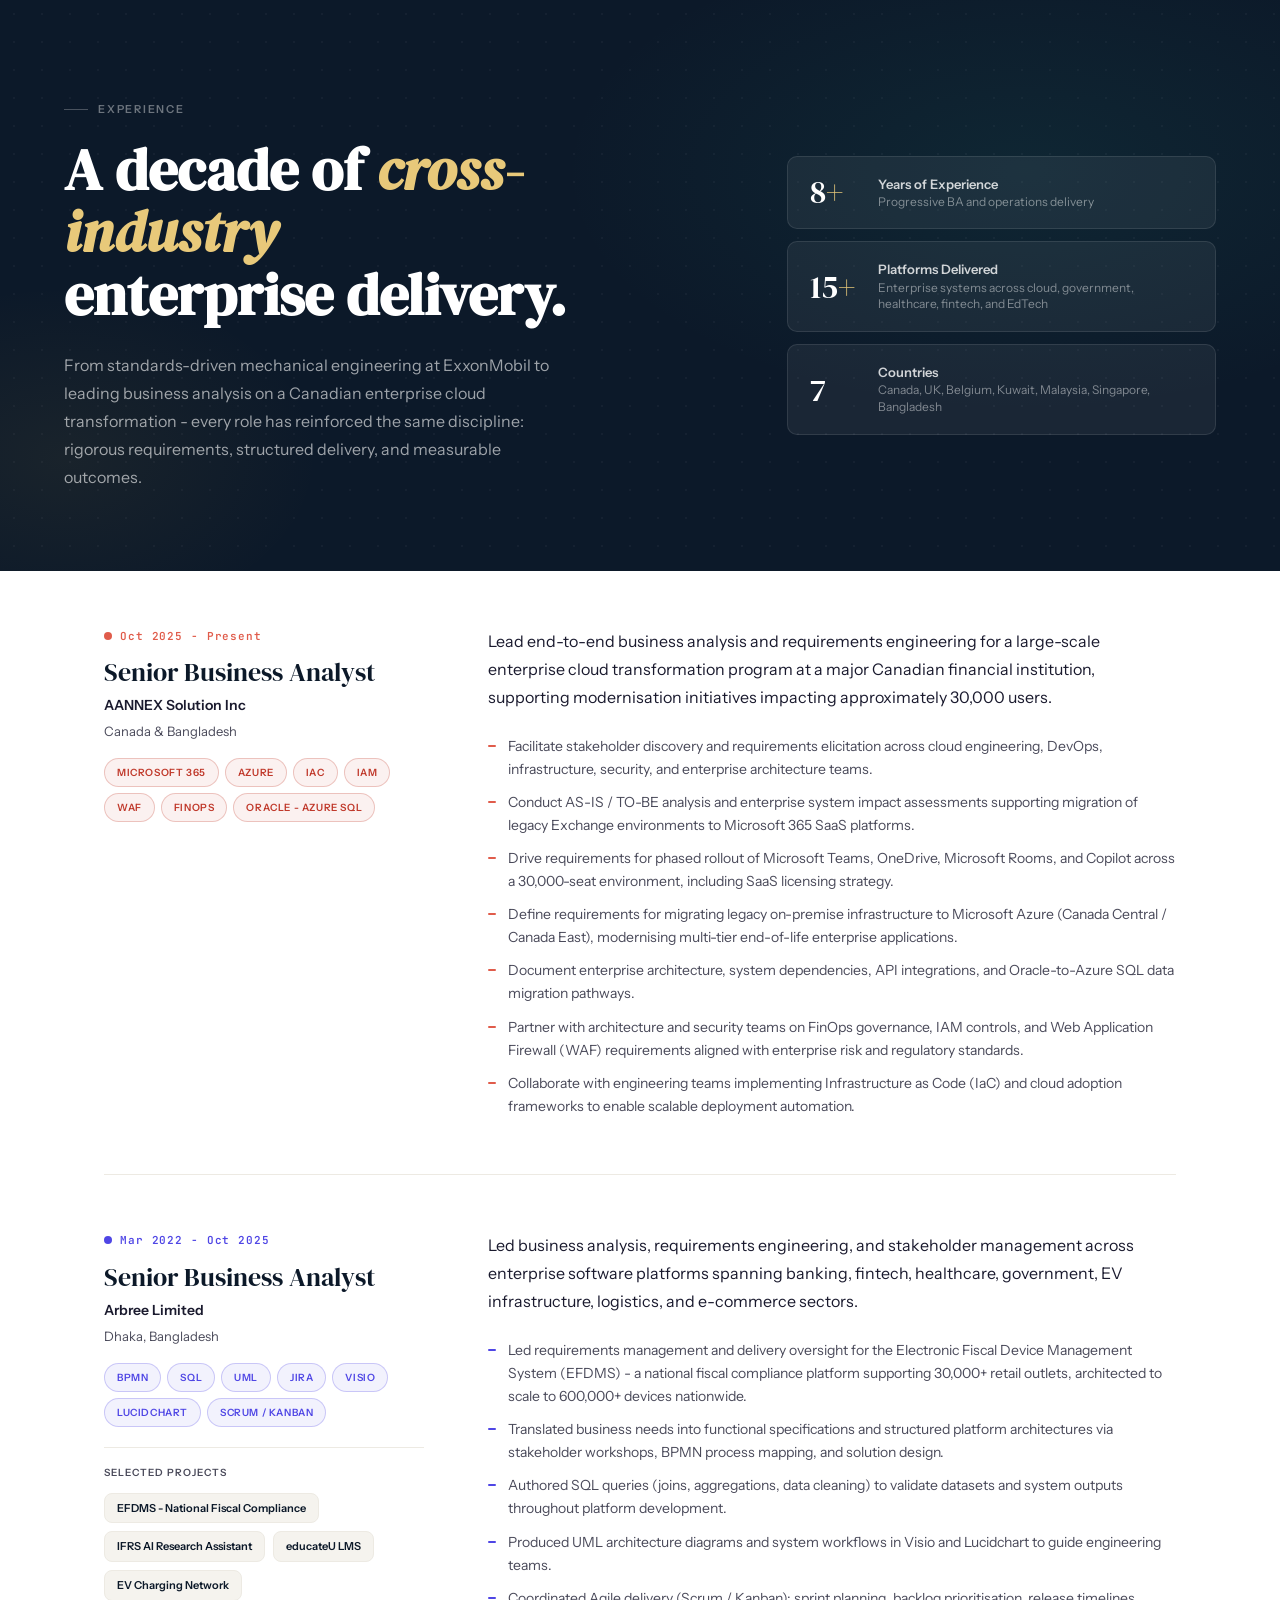
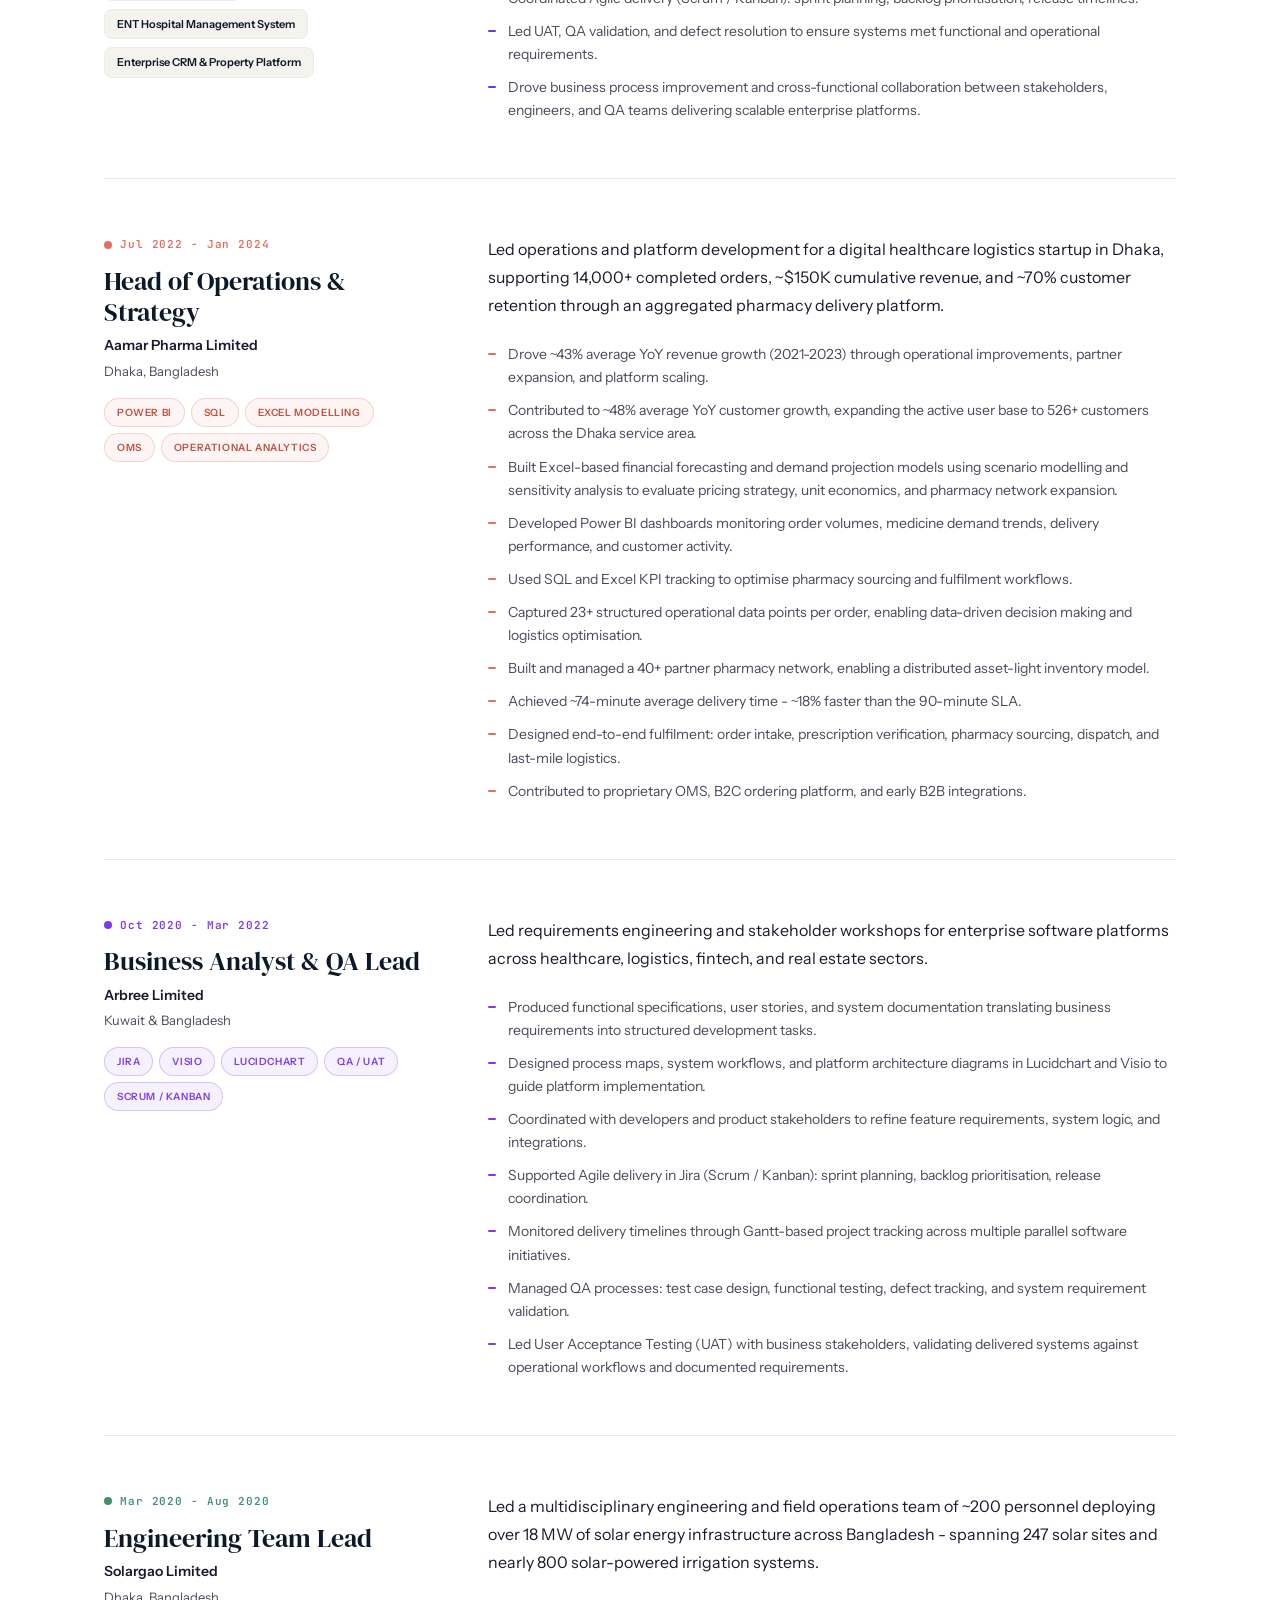
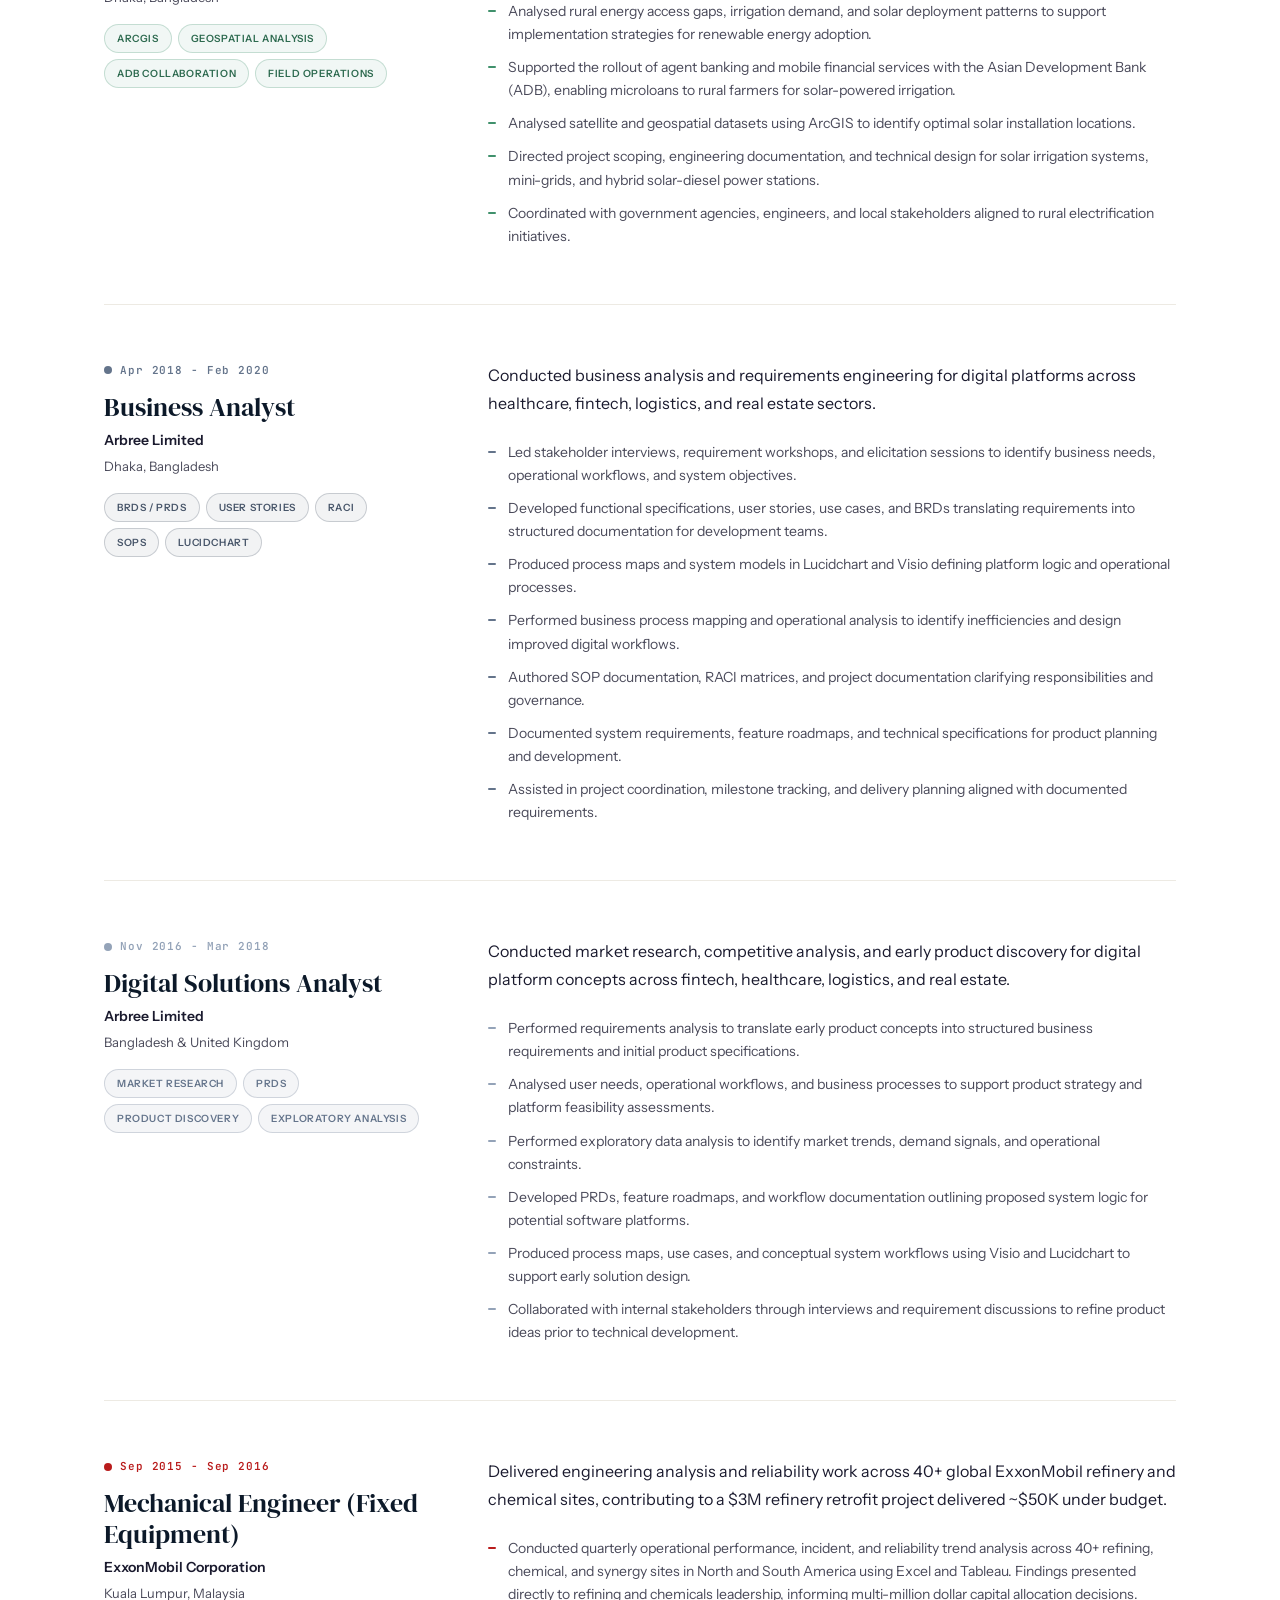
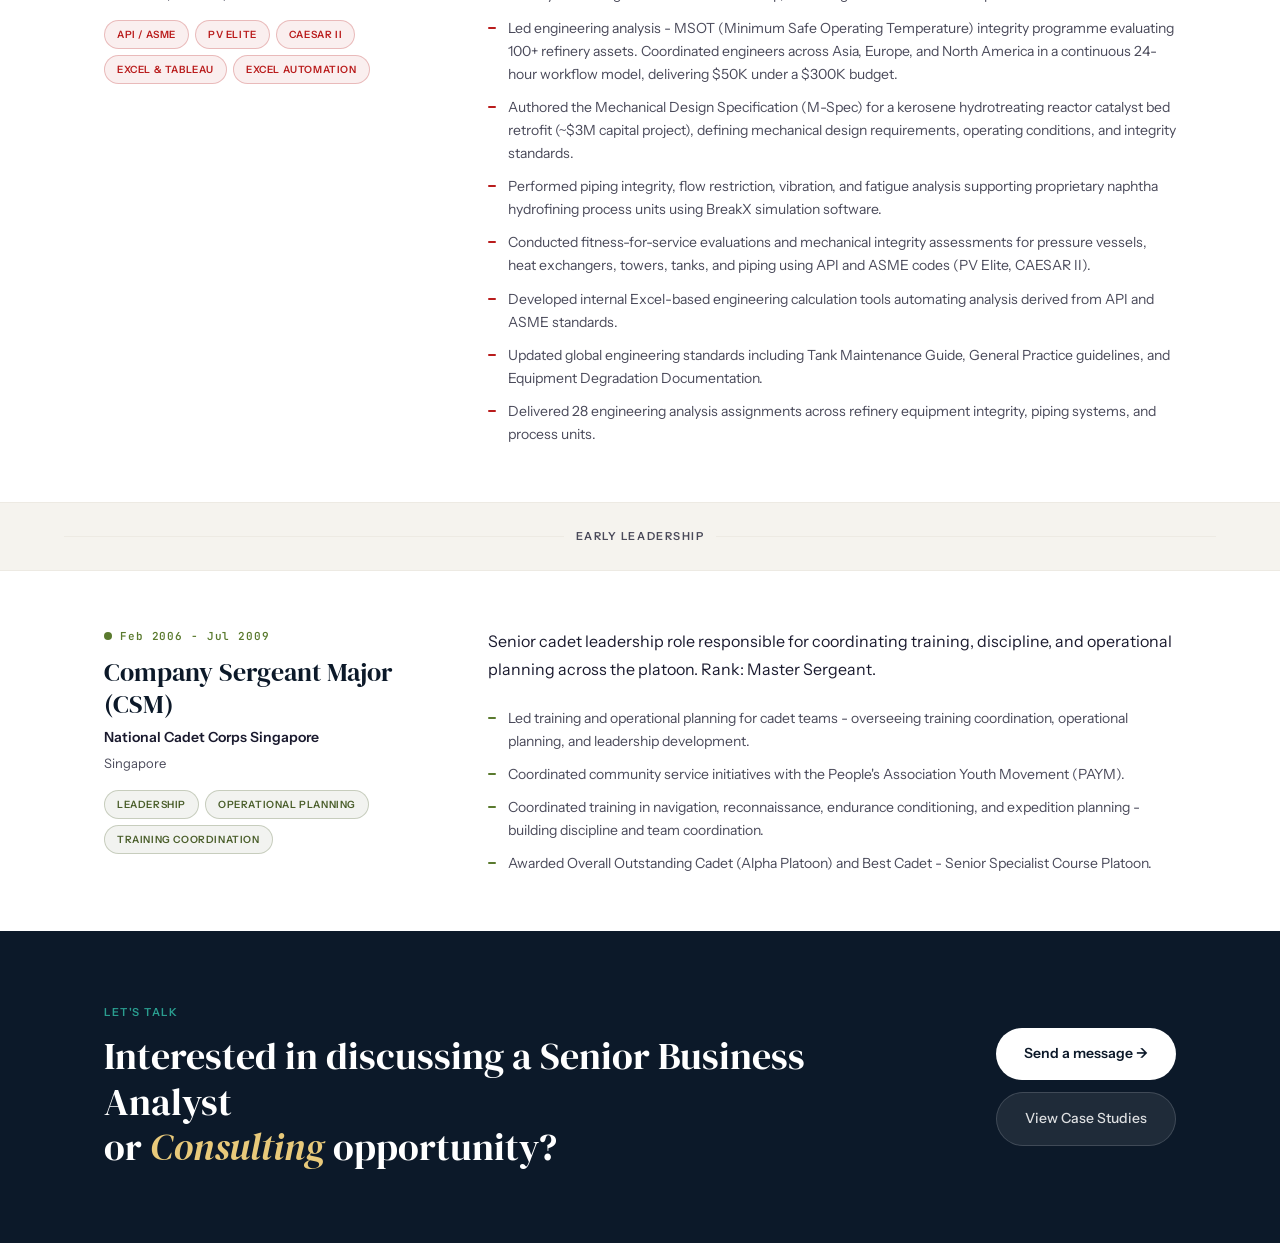
<file: public/experience.html>
<!DOCTYPE html>
<html lang="en">
<head>
<meta charset="UTF-8">
<meta name="viewport" content="width=device-width, initial-scale=1.0">
<title>Experience - Sadman Ishraq Mohiuddin</title>
<link rel="preconnect" href="https://fonts.googleapis.com">
<link href="https://fonts.googleapis.com/css2?family=DM+Serif+Display:ital@0;1&family=Instrument+Sans:wght@400;500;600&family=JetBrains+Mono:wght@400;500&display=swap" rel="stylesheet">
<style>
:root{
  --cream:#f5f3ee;--cream-dark:#edeae3;--navy:#0c1929;--navy-mid:#152538;
  --gold:#c9a84c;--gold-light:#e8c97a;--teal:#2a9d8f;
  --text-dark:#1a1a2e;--text-mid:#4a4a5a;
  --serif:'DM Serif Display',Georgia,serif;--sans:'Instrument Sans',sans-serif;--mono:'JetBrains Mono',monospace;
  --radius:12px
}
*,*::before,*::after{box-sizing:border-box;margin:0;padding:0}
html{scroll-behavior:smooth;color-scheme:light}
body{background:#fff;color:var(--text-dark);font-family:var(--sans);font-size:15px;line-height:1.7;overflow-x:hidden}

/* NAV */
.nav{background:rgba(255,255,255,.95);backdrop-filter:blur(12px);border-bottom:1px solid var(--cream-dark);padding:0 48px;height:64px;display:flex;align-items:center;justify-content:space-between;position:sticky;top:0;z-index:100;transition:box-shadow .3s}
.nav.scrolled{box-shadow:0 4px 24px rgba(12,25,41,.08)}
.nav-brand{display:flex;align-items:center;gap:12px;text-decoration:none}
.nav-avatar{width:34px;height:34px;background:var(--navy);border-radius:6px;display:flex;align-items:center;justify-content:center;color:#fff;font-weight:700;font-size:14px}
.nav-name{font-size:14px;font-weight:600;color:var(--navy)}
.nav-role{font-size:10px;color:var(--text-mid);letter-spacing:.06em;text-transform:uppercase}
.nav-links{display:flex;align-items:center;gap:4px}
.nav-link{font-size:13px;font-weight:500;color:var(--text-mid);text-decoration:none;padding:6px 14px;border-radius:100px;transition:all .2s}
.nav-link:hover{color:var(--navy);background:var(--cream)}
.nav-link.active{background:var(--navy);color:#fff}
.nav-cv{font-size:13px;font-weight:600;padding:8px 20px;background:var(--navy);color:#fff;border-radius:100px;text-decoration:none}

/* HERO */
.hero{background:var(--navy);padding:100px 64px 80px;position:relative;overflow:hidden}
.hero::before{content:'';position:absolute;inset:0;background-image:radial-gradient(rgba(255,255,255,.035) 1px,transparent 1px);background-size:28px 28px;pointer-events:none}
.hero::after{content:'';position:absolute;inset:0;background:radial-gradient(ellipse 60% 70% at 80% 30%,rgba(42,157,143,.1) 0%,transparent 60%),radial-gradient(ellipse 40% 60% at 5% 80%,rgba(201,168,76,.07) 0%,transparent 50%);pointer-events:none}
.hero-inner{max-width:1200px;margin:0 auto;display:grid;grid-template-columns:1.2fr 0.8fr;gap:80px;align-items:center;position:relative;z-index:1}
.hero-label{font-size:11px;font-weight:600;letter-spacing:.16em;text-transform:uppercase;color:rgba(255,255,255,.4);margin-bottom:20px;display:flex;align-items:center;gap:10px}
.hero-label::before{content:'';width:24px;height:1px;background:rgba(255,255,255,.25)}
.hero h1{font-family:var(--serif);font-size:clamp(36px,5vw,58px);color:#fff;line-height:1.08;margin-bottom:24px}
.hero h1 em{color:var(--gold-light);font-style:italic}
.hero-sub{color:rgba(255,255,255,.6);font-size:16px;line-height:1.75;max-width:500px}
.hero-right{display:flex;flex-direction:column;gap:12px}
.hero-stat{background:rgba(255,255,255,.06);border:1px solid rgba(255,255,255,.1);border-radius:10px;padding:18px 22px;display:flex;align-items:center;gap:16px;transition:background .2s}
.hero-stat:hover{background:rgba(255,255,255,.1)}
.hs-num{font-family:var(--serif);font-size:32px;color:#fff;line-height:1;min-width:52px}
.hs-num em{font-style:normal;color:var(--gold-light)}
.hs-label strong{color:rgba(255,255,255,.8);font-weight:600;display:block;font-size:13px;margin-bottom:1px}
.hs-label{font-size:12px;color:rgba(255,255,255,.45);line-height:1.4}

/* HERO ENTRANCE */
.hero-label-el{opacity:0;transform:translateY(12px);animation:heroIn .6s ease .1s forwards}
.hero h1{opacity:0;transform:translateY(18px);animation:heroIn .75s ease .25s forwards}
.hero-sub{opacity:0;transform:translateY(14px);animation:heroIn .65s ease .45s forwards}
.hero-stat{opacity:0;transform:translateX(20px)}
.hs1{animation:slideInR .55s ease .4s forwards}
.hs2{animation:slideInR .55s ease .55s forwards}
.hs3{animation:slideInR .55s ease .7s forwards}
@keyframes heroIn{to{opacity:1;transform:translateY(0)}}
@keyframes slideInR{to{opacity:1;transform:translateX(0)}}

/* ROLE CARDS */
.roles-section{max-width:1200px;margin:0 auto;padding:0 64px}
.role-entry{padding:56px 0;border-bottom:1px solid var(--cream-dark);display:grid;grid-template-columns:320px 1fr;gap:64px;align-items:start;opacity:0;transform:translateY(24px);transition:opacity .6s ease,transform .6s ease}
.role-entry.visible{opacity:1;transform:translateY(0)}
.role-entry:last-child{border-bottom:none}
.role-left{}
.role-date{font-family:var(--mono);font-size:11px;font-weight:600;letter-spacing:.08em;margin-bottom:12px;display:flex;align-items:center;gap:8px}
.role-date-dot{width:8px;height:8px;border-radius:50%;flex-shrink:0}
.role-title{font-family:var(--serif);font-size:26px;color:var(--navy);line-height:1.2;margin-bottom:6px}
.role-company{font-size:14px;font-weight:600;color:var(--text-dark);margin-bottom:2px}
.role-location{font-size:13px;color:var(--text-mid);margin-bottom:16px}
.role-tags{display:flex;flex-wrap:wrap;gap:6px;margin-top:4px}
.role-tag{font-size:10px;font-weight:600;letter-spacing:.06em;text-transform:uppercase;padding:5px 12px;border-radius:100px;border:1px solid;transition:all .2s}
.cloud .role-tag{color:#c0392b;border-color:rgba(192,57,43,.25);background:rgba(192,57,43,.07)}
.govtech .role-tag{color:#4f46e5;border-color:rgba(79,70,229,.25);background:rgba(79,70,229,.07)}
.healthcare .role-tag{color:#c05040;border-color:rgba(224,112,96,.25);background:rgba(224,112,96,.07)}
.qa .role-tag{color:#7c3aed;border-color:rgba(124,58,237,.25);background:rgba(124,58,237,.07)}
.energy .role-tag{color:#2d6a4f;border-color:rgba(64,145,108,.25);background:rgba(64,145,108,.07)}
.ba .role-tag{color:#475569;border-color:rgba(71,85,105,.25);background:rgba(71,85,105,.07)}
.analyst .role-tag{color:#64748b;border-color:rgba(100,116,139,.25);background:rgba(100,116,139,.07)}
.engineering .role-tag{color:#b91c1c;border-color:rgba(185,28,28,.25);background:rgba(185,28,28,.07)}
.leadership .role-tag{color:#4a5e2a;border-color:rgba(74,94,42,.25);background:rgba(74,94,42,.07)}
.role-right{}
.role-summary{font-size:16px;line-height:1.75;color:var(--text-dark);margin-bottom:24px;font-weight:400}
.role-bullets{list-style:none;display:flex;flex-direction:column;gap:10px}
.role-bullets li{font-size:14px;color:var(--text-mid);line-height:1.65;padding-left:20px;position:relative}
.role-bullets li::before{content:'';position:absolute;left:0;top:10px;width:8px;height:2px;border-radius:1px}

/* Industry color variants */
.role-entry.cloud .role-date{color:#e05c4b}
.role-entry.cloud .role-date-dot{background:#e05c4b}
.role-entry.cloud .role-title{color:var(--navy)}
.role-entry.cloud .role-bullets li::before{background:#e05c4b}

.role-entry.govtech .role-date{color:#4f46e5}
.role-entry.govtech .role-date-dot{background:#4f46e5}
.role-entry.govtech .role-bullets li::before{background:#4f46e5}

.role-entry.healthcare .role-date{color:#e07060}
.role-entry.healthcare .role-date-dot{background:#e07060}
.role-entry.healthcare .role-bullets li::before{background:#e07060}

.role-entry.energy .role-date{color:#40916c}
.role-entry.energy .role-date-dot{background:#40916c}
.role-entry.energy .role-bullets li::before{background:#40916c}

.role-entry.qa .role-date{color:#7c3aed}
.role-entry.qa .role-date-dot{background:#7c3aed}
.role-entry.qa .role-bullets li::before{background:#7c3aed}

.role-entry.ba .role-date{color:#64748b}
.role-entry.ba .role-date-dot{background:#64748b}
.role-entry.ba .role-bullets li::before{background:#64748b}

.role-entry.analyst .role-date{color:#94a3b8}
.role-entry.analyst .role-date-dot{background:#94a3b8}
.role-entry.analyst .role-bullets li::before{background:#94a3b8}

.role-entry.engineering .role-date{color:#b91c1c}
.role-entry.engineering .role-date-dot{background:#b91c1c}
.role-entry.engineering .role-bullets li::before{background:#b91c1c}

.role-entry.leadership .role-date{color:#5a7a2e}
.role-entry.leadership .role-date-dot{background:#5a7a2e}
.role-entry.leadership .role-bullets li::before{background:#5a7a2e}

/* SECTION DIVIDERS */
.section-divider{background:var(--cream);padding:24px 64px;max-width:100%;border-top:1px solid var(--cream-dark);border-bottom:1px solid var(--cream-dark)}
.section-divider-inner{max-width:1200px;margin:0 auto;display:flex;align-items:center;gap:12px}
.sd-label{font-size:11px;font-weight:600;letter-spacing:.14em;text-transform:uppercase;color:var(--text-mid)}
.sd-line{flex:1;height:1px;background:var(--cream-dark)}

/* PROJECT MINI GRID */
.projects-mini{display:flex;flex-wrap:wrap;gap:8px;margin-top:20px;padding-top:16px;border-top:1px solid var(--cream-dark)}
.project-mini-label{font-size:10px;font-weight:600;letter-spacing:.1em;text-transform:uppercase;color:var(--text-mid);width:100%;margin-bottom:4px}
.proj-chip{font-size:11px;font-weight:600;padding:5px 12px;border-radius:8px;background:var(--cream);border:1px solid var(--cream-dark);color:var(--navy)}

/* CTA */
.cta-section{background:var(--navy);padding:72px 0}
.cta-inner{max-width:1200px;margin:0 auto;padding:0 64px;display:grid;grid-template-columns:1fr auto;gap:64px;align-items:center}
.cta-label{font-size:11px;font-weight:600;letter-spacing:.14em;text-transform:uppercase;color:var(--teal);margin-bottom:12px}
.cta-title{font-family:var(--serif);font-size:clamp(26px,3vw,38px);color:#fff;line-height:1.2}
.cta-title em{color:var(--gold-light);font-style:italic}
.cta-btns{display:flex;flex-direction:column;gap:12px;white-space:nowrap}
.btn-p{padding:14px 28px;background:#fff;color:var(--navy);border-radius:100px;font-size:14px;font-weight:600;text-decoration:none;display:inline-flex;align-items:center;gap:8px;transition:all .2s}
.btn-p:hover{background:var(--gold-light)}
.btn-s{padding:14px 28px;background:rgba(255,255,255,.08);color:rgba(255,255,255,.85);border:1px solid rgba(255,255,255,.15);border-radius:100px;font-size:14px;font-weight:500;text-decoration:none;transition:all .2s}
.btn-s:hover{background:rgba(255,255,255,.15)}

/* FOOTER */
.footer{background:var(--navy);border-top:1px solid rgba(255,255,255,.07);padding:40px 64px;display:flex;justify-content:space-between;align-items:center}
.footer p{font-size:13px;color:rgba(255,255,255,.35)}
.footer-links{display:flex;gap:24px}
.footer-links a{font-size:13px;color:var(--teal);text-decoration:none;font-weight:500}

.fade-up{opacity:0;transform:translateY(24px);transition:opacity .6s ease,transform .6s ease}
.fade-up.visible{opacity:1;transform:translateY(0)}

@media(max-width:1024px){
  .hero-inner{grid-template-columns:1fr;gap:40px}
  .hero-right{display:grid;grid-template-columns:1fr 1fr 1fr;gap:12px}
  .role-entry{grid-template-columns:1fr;gap:24px}
  .cta-inner{grid-template-columns:1fr;gap:32px}
}
@media(max-width:768px){
  .nav{padding:0 24px}
  .hero{padding:80px 24px 64px}
  .hero-right{grid-template-columns:1fr}
  .roles-section,.section-divider,.cta-inner,.footer{padding-left:24px;padding-right:24px}
  .footer{flex-direction:column;gap:16px;padding:32px 24px;text-align:center}
}
</style>
</head>
<body>


<!-- HERO -->
<header class="hero">
  <div class="hero-inner">
    <div>
      <div class="hero-label hero-label-el">Experience</div>
      <h1>A decade of <em>cross-industry</em><br>enterprise delivery.</h1>
      <p class="hero-sub">From standards-driven mechanical engineering at ExxonMobil to leading business analysis on a Canadian enterprise cloud transformation - every role has reinforced the same discipline: rigorous requirements, structured delivery, and measurable outcomes.</p>
    </div>
    <div class="hero-right">
      <div class="hero-stat hs1">
        <div class="hs-num">8<em>+</em></div>
        <div class="hs-label"><strong>Years of Experience</strong>Progressive BA and operations delivery</div>
      </div>
      <div class="hero-stat hs2">
        <div class="hs-num">15<em>+</em></div>
        <div class="hs-label"><strong>Platforms Delivered</strong>Enterprise systems across cloud, government, healthcare, fintech, and EdTech</div>
      </div>
      <div class="hero-stat hs3">
        <div class="hs-num">7</div>
        <div class="hs-label"><strong>Countries</strong>Canada, UK, Belgium, Kuwait, Malaysia, Singapore, Bangladesh</div>
      </div>
    </div>
  </div>
</header>

<!-- ROLES -->
<div class="roles-section" id="rolesSection">

  <!-- 1. AANNEX -->
  <div class="role-entry cloud">
    <div class="role-left">
      <div class="role-date"><div class="role-date-dot"></div>Oct 2025 - Present</div>
      <div class="role-title">Senior Business Analyst</div>
      <div class="role-company">AANNEX Solution Inc</div>
      <div class="role-location">Canada & Bangladesh</div>
      <div class="role-tags">
        <span class="role-tag">Microsoft 365</span>
        <span class="role-tag">Azure</span>
        <span class="role-tag">IAC</span>
        <span class="role-tag">IAM</span>
        <span class="role-tag">WAF</span>
        <span class="role-tag">FinOps</span>
        <span class="role-tag">Oracle - Azure SQL</span>
      </div>
    </div>
    <div class="role-right">
      <div class="role-summary">Lead end-to-end business analysis and requirements engineering for a large-scale enterprise cloud transformation program at a major Canadian financial institution, supporting modernisation initiatives impacting approximately 30,000 users.</div>
      <ul class="role-bullets">
        <li>Facilitate stakeholder discovery and requirements elicitation across cloud engineering, DevOps, infrastructure, security, and enterprise architecture teams.</li>
        <li>Conduct AS-IS / TO-BE analysis and enterprise system impact assessments supporting migration of legacy Exchange environments to Microsoft 365 SaaS platforms.</li>
        <li>Drive requirements for phased rollout of Microsoft Teams, OneDrive, Microsoft Rooms, and Copilot across a 30,000-seat environment, including SaaS licensing strategy.</li>
        <li>Define requirements for migrating legacy on-premise infrastructure to Microsoft Azure (Canada Central / Canada East), modernising multi-tier end-of-life enterprise applications.</li>
        <li>Document enterprise architecture, system dependencies, API integrations, and Oracle-to-Azure SQL data migration pathways.</li>
        <li>Partner with architecture and security teams on FinOps governance, IAM controls, and Web Application Firewall (WAF) requirements aligned with enterprise risk and regulatory standards.</li>
        <li>Collaborate with engineering teams implementing Infrastructure as Code (IaC) and cloud adoption frameworks to enable scalable deployment automation.</li>
      </ul>
    </div>
  </div>

  <!-- 2. ARBREE SENIOR BA -->
  <div class="role-entry govtech">
    <div class="role-left">
      <div class="role-date"><div class="role-date-dot"></div>Mar 2022 - Oct 2025</div>
      <div class="role-title">Senior Business Analyst</div>
      <div class="role-company">Arbree Limited</div>
      <div class="role-location">Dhaka, Bangladesh</div>
      <div class="role-tags">
        <span class="role-tag">BPMN</span>
        <span class="role-tag">SQL</span>
        <span class="role-tag">UML</span>
        <span class="role-tag">Jira</span>
        <span class="role-tag">Visio</span>
        <span class="role-tag">Lucidchart</span>
        <span class="role-tag">Scrum / Kanban</span>
      </div>
      <div class="projects-mini">
        <div class="project-mini-label">Selected Projects</div>
        <span class="proj-chip">EFDMS - National Fiscal Compliance</span>
        <span class="proj-chip">IFRS AI Research Assistant</span>
        <span class="proj-chip">educateU LMS</span>
        <span class="proj-chip">EV Charging Network</span>
        <span class="proj-chip">ENT Hospital Management System</span>
        <span class="proj-chip">Enterprise CRM & Property Platform</span>
      </div>
    </div>
    <div class="role-right">
      <div class="role-summary">Led business analysis, requirements engineering, and stakeholder management across enterprise software platforms spanning banking, fintech, healthcare, government, EV infrastructure, logistics, and e-commerce sectors.</div>
      <ul class="role-bullets">
        <li>Led requirements management and delivery oversight for the Electronic Fiscal Device Management System (EFDMS) - a national fiscal compliance platform supporting 30,000+ retail outlets, architected to scale to 600,000+ devices nationwide.</li>
        <li>Translated business needs into functional specifications and structured platform architectures via stakeholder workshops, BPMN process mapping, and solution design.</li>
        <li>Authored SQL queries (joins, aggregations, data cleaning) to validate datasets and system outputs throughout platform development.</li>
        <li>Produced UML architecture diagrams and system workflows in Visio and Lucidchart to guide engineering teams.</li>
        <li>Coordinated Agile delivery (Scrum / Kanban): sprint planning, backlog prioritisation, release timelines.</li>
        <li>Led UAT, QA validation, and defect resolution to ensure systems met functional and operational requirements.</li>
        <li>Drove business process improvement and cross-functional collaboration between stakeholders, engineers, and QA teams delivering scalable enterprise platforms.</li>
      </ul>
    </div>
  </div>

  <!-- 3. AAMAR PHARMA -->
  <div class="role-entry healthcare">
    <div class="role-left">
      <div class="role-date"><div class="role-date-dot"></div>Jul 2022 - Jan 2024</div>
      <div class="role-title">Head of Operations & Strategy</div>
      <div class="role-company">Aamar Pharma Limited</div>
      <div class="role-location">Dhaka, Bangladesh</div>
      <div class="role-tags">
        <span class="role-tag">Power BI</span>
        <span class="role-tag">SQL</span>
        <span class="role-tag">Excel Modelling</span>
        <span class="role-tag">OMS</span>
        <span class="role-tag">Operational Analytics</span>
      </div>
    </div>
    <div class="role-right">
      <div class="role-summary">Led operations and platform development for a digital healthcare logistics startup in Dhaka, supporting 14,000+ completed orders, ~$150K cumulative revenue, and ~70% customer retention through an aggregated pharmacy delivery platform.</div>
      <ul class="role-bullets">
        <li>Drove ~43% average YoY revenue growth (2021-2023) through operational improvements, partner expansion, and platform scaling.</li>
        <li>Contributed to ~48% average YoY customer growth, expanding the active user base to 526+ customers across the Dhaka service area.</li>
        <li>Built Excel-based financial forecasting and demand projection models using scenario modelling and sensitivity analysis to evaluate pricing strategy, unit economics, and pharmacy network expansion.</li>
        <li>Developed Power BI dashboards monitoring order volumes, medicine demand trends, delivery performance, and customer activity.</li>
        <li>Used SQL and Excel KPI tracking to optimise pharmacy sourcing and fulfilment workflows.</li>
        <li>Captured 23+ structured operational data points per order, enabling data-driven decision making and logistics optimisation.</li>
        <li>Built and managed a 40+ partner pharmacy network, enabling a distributed asset-light inventory model.</li>
        <li>Achieved ~74-minute average delivery time - ~18% faster than the 90-minute SLA.</li>
        <li>Designed end-to-end fulfilment: order intake, prescription verification, pharmacy sourcing, dispatch, and last-mile logistics.</li>
        <li>Contributed to proprietary OMS, B2C ordering platform, and early B2B integrations.</li>
      </ul>
    </div>
  </div>

  <!-- 4. ARBREE BA & QA LEAD -->
  <div class="role-entry qa">
    <div class="role-left">
      <div class="role-date"><div class="role-date-dot"></div>Oct 2020 - Mar 2022</div>
      <div class="role-title">Business Analyst & QA Lead</div>
      <div class="role-company">Arbree Limited</div>
      <div class="role-location">Kuwait & Bangladesh</div>
      <div class="role-tags">
        <span class="role-tag">Jira</span>
        <span class="role-tag">Visio</span>
        <span class="role-tag">Lucidchart</span>
        <span class="role-tag">QA / UAT</span>
        <span class="role-tag">Scrum / Kanban</span>
      </div>
    </div>
    <div class="role-right">
      <div class="role-summary">Led requirements engineering and stakeholder workshops for enterprise software platforms across healthcare, logistics, fintech, and real estate sectors.</div>
      <ul class="role-bullets">
        <li>Produced functional specifications, user stories, and system documentation translating business requirements into structured development tasks.</li>
        <li>Designed process maps, system workflows, and platform architecture diagrams in Lucidchart and Visio to guide platform implementation.</li>
        <li>Coordinated with developers and product stakeholders to refine feature requirements, system logic, and integrations.</li>
        <li>Supported Agile delivery in Jira (Scrum / Kanban): sprint planning, backlog prioritisation, release coordination.</li>
        <li>Monitored delivery timelines through Gantt-based project tracking across multiple parallel software initiatives.</li>
        <li>Managed QA processes: test case design, functional testing, defect tracking, and system requirement validation.</li>
        <li>Led User Acceptance Testing (UAT) with business stakeholders, validating delivered systems against operational workflows and documented requirements.</li>
      </ul>
    </div>
  </div>

  <!-- 5. SOLARGAO -->
  <div class="role-entry energy">
    <div class="role-left">
      <div class="role-date"><div class="role-date-dot"></div>Mar 2020 - Aug 2020</div>
      <div class="role-title">Engineering Team Lead</div>
      <div class="role-company">Solargao Limited</div>
      <div class="role-location">Dhaka, Bangladesh</div>
      <div class="role-tags">
        <span class="role-tag">ArcGIS</span>
        <span class="role-tag">Geospatial Analysis</span>
        <span class="role-tag">ADB Collaboration</span>
        <span class="role-tag">Field Operations</span>
      </div>
    </div>
    <div class="role-right">
      <div class="role-summary">Led a multidisciplinary engineering and field operations team of ~200 personnel deploying over 18 MW of solar energy infrastructure across Bangladesh - spanning 247 solar sites and nearly 800 solar-powered irrigation systems.</div>
      <ul class="role-bullets">
        <li>Analysed rural energy access gaps, irrigation demand, and solar deployment patterns to support implementation strategies for renewable energy adoption.</li>
        <li>Supported the rollout of agent banking and mobile financial services with the Asian Development Bank (ADB), enabling microloans to rural farmers for solar-powered irrigation.</li>
        <li>Analysed satellite and geospatial datasets using ArcGIS to identify optimal solar installation locations.</li>
        <li>Directed project scoping, engineering documentation, and technical design for solar irrigation systems, mini-grids, and hybrid solar-diesel power stations.</li>
        <li>Coordinated with government agencies, engineers, and local stakeholders aligned to rural electrification initiatives.</li>
      </ul>
    </div>
  </div>

  <!-- 6. ARBREE BUSINESS ANALYST -->
  <div class="role-entry ba">
    <div class="role-left">
      <div class="role-date"><div class="role-date-dot"></div>Apr 2018 - Feb 2020</div>
      <div class="role-title">Business Analyst</div>
      <div class="role-company">Arbree Limited</div>
      <div class="role-location">Dhaka, Bangladesh</div>
      <div class="role-tags">
        <span class="role-tag">BRDs / PRDs</span>
        <span class="role-tag">User Stories</span>
        <span class="role-tag">RACI</span>
        <span class="role-tag">SOPs</span>
        <span class="role-tag">Lucidchart</span>
      </div>
    </div>
    <div class="role-right">
      <div class="role-summary">Conducted business analysis and requirements engineering for digital platforms across healthcare, fintech, logistics, and real estate sectors.</div>
      <ul class="role-bullets">
        <li>Led stakeholder interviews, requirement workshops, and elicitation sessions to identify business needs, operational workflows, and system objectives.</li>
        <li>Developed functional specifications, user stories, use cases, and BRDs translating requirements into structured documentation for development teams.</li>
        <li>Produced process maps and system models in Lucidchart and Visio defining platform logic and operational processes.</li>
        <li>Performed business process mapping and operational analysis to identify inefficiencies and design improved digital workflows.</li>
        <li>Authored SOP documentation, RACI matrices, and project documentation clarifying responsibilities and governance.</li>
        <li>Documented system requirements, feature roadmaps, and technical specifications for product planning and development.</li>
        <li>Assisted in project coordination, milestone tracking, and delivery planning aligned with documented requirements.</li>
      </ul>
    </div>
  </div>

  <!-- 7. ARBREE DIGITAL SOLUTIONS ANALYST -->
  <div class="role-entry analyst">
    <div class="role-left">
      <div class="role-date"><div class="role-date-dot"></div>Nov 2016 - Mar 2018</div>
      <div class="role-title">Digital Solutions Analyst</div>
      <div class="role-company">Arbree Limited</div>
      <div class="role-location">Bangladesh & United Kingdom</div>
      <div class="role-tags">
        <span class="role-tag">Market Research</span>
        <span class="role-tag">PRDs</span>
        <span class="role-tag">Product Discovery</span>
        <span class="role-tag">Exploratory Analysis</span>
      </div>
    </div>
    <div class="role-right">
      <div class="role-summary">Conducted market research, competitive analysis, and early product discovery for digital platform concepts across fintech, healthcare, logistics, and real estate.</div>
      <ul class="role-bullets">
        <li>Performed requirements analysis to translate early product concepts into structured business requirements and initial product specifications.</li>
        <li>Analysed user needs, operational workflows, and business processes to support product strategy and platform feasibility assessments.</li>
        <li>Performed exploratory data analysis to identify market trends, demand signals, and operational constraints.</li>
        <li>Developed PRDs, feature roadmaps, and workflow documentation outlining proposed system logic for potential software platforms.</li>
        <li>Produced process maps, use cases, and conceptual system workflows using Visio and Lucidchart to support early solution design.</li>
        <li>Collaborated with internal stakeholders through interviews and requirement discussions to refine product ideas prior to technical development.</li>
      </ul>
    </div>
  </div>

  <!-- 8. EXXONMOBIL -->
  <div class="role-entry engineering">
    <div class="role-left">
      <div class="role-date"><div class="role-date-dot"></div>Sep 2015 - Sep 2016</div>
      <div class="role-title">Mechanical Engineer (Fixed Equipment)</div>
      <div class="role-company">ExxonMobil Corporation</div>
      <div class="role-location">Kuala Lumpur, Malaysia</div>
      <div class="role-tags">
        <span class="role-tag">API / ASME</span>
        <span class="role-tag">PV Elite</span>
        <span class="role-tag">CAESAR II</span>
        <span class="role-tag">Excel & Tableau</span>
        <span class="role-tag">Excel Automation</span>
      </div>
    </div>
    <div class="role-right">
      <div class="role-summary">Delivered engineering analysis and reliability work across 40+ global ExxonMobil refinery and chemical sites, contributing to a $3M refinery retrofit project delivered ~$50K under budget.</div>
      <ul class="role-bullets">
        <li>Conducted quarterly operational performance, incident, and reliability trend analysis across 40+ refining, chemical, and synergy sites in North and South America using Excel and Tableau. Findings presented directly to refining and chemicals leadership, informing multi-million dollar capital allocation decisions.</li>
        <li>Led engineering analysis - MSOT (Minimum Safe Operating Temperature) integrity programme evaluating 100+ refinery assets. Coordinated engineers across Asia, Europe, and North America in a continuous 24-hour workflow model, delivering $50K under a $300K budget.</li>
        <li>Authored the Mechanical Design Specification (M-Spec) for a kerosene hydrotreating reactor catalyst bed retrofit (~$3M capital project), defining mechanical design requirements, operating conditions, and integrity standards.</li>
        <li>Performed piping integrity, flow restriction, vibration, and fatigue analysis supporting proprietary naphtha hydrofining process units using BreakX simulation software.</li>
        <li>Conducted fitness-for-service evaluations and mechanical integrity assessments for pressure vessels, heat exchangers, towers, tanks, and piping using API and ASME codes (PV Elite, CAESAR II).</li>
        <li>Developed internal Excel-based engineering calculation tools automating analysis derived from API and ASME standards.</li>
        <li>Updated global engineering standards including Tank Maintenance Guide, General Practice guidelines, and Equipment Degradation Documentation.</li>
        <li>Delivered 28 engineering analysis assignments across refinery equipment integrity, piping systems, and process units.</li>
      </ul>
    </div>
  </div>

</div>

<!-- EARLY LEADERSHIP DIVIDER -->
<div class="section-divider fade-up">
  <div class="section-divider-inner">
    <div class="sd-line"></div>
    <div class="sd-label">Early Leadership</div>
    <div class="sd-line"></div>
  </div>
</div>

<div class="roles-section">
  <!-- 9. NCC SINGAPORE -->
  <div class="role-entry leadership">
    <div class="role-left">
      <div class="role-date"><div class="role-date-dot"></div>Feb 2006 - Jul 2009</div>
      <div class="role-title">Company Sergeant Major (CSM)</div>
      <div class="role-company">National Cadet Corps Singapore</div>
      <div class="role-location">Singapore</div>
      <div class="role-tags">
        <span class="role-tag">Leadership</span>
        <span class="role-tag">Operational Planning</span>
        <span class="role-tag">Training Coordination</span>
      </div>
    </div>
    <div class="role-right">
      <div class="role-summary">Senior cadet leadership role responsible for coordinating training, discipline, and operational planning across the platoon. Rank: Master Sergeant.</div>
      <ul class="role-bullets">
        <li>Led training and operational planning for cadet teams - overseeing training coordination, operational planning, and leadership development.</li>
        <li>Coordinated community service initiatives with the People's Association Youth Movement (PAYM).</li>
        <li>Coordinated training in navigation, reconnaissance, endurance conditioning, and expedition planning - building discipline and team coordination.</li>
        <li>Awarded Overall Outstanding Cadet (Alpha Platoon) and Best Cadet - Senior Specialist Course Platoon.</li>
      </ul>
    </div>
  </div>
</div>

<!-- CTA -->
<div class="cta-section">
  <div class="cta-inner fade-up">
    <div>
      <div class="cta-label">Let's Talk</div>
      <div class="cta-title">Interested in discussing a Senior Business Analyst<br>or <em>Consulting</em> opportunity?</div>
    </div>
    <div class="cta-btns">
      <a class="btn-p" href="/contact">Send a message →</a>
      <a class="btn-s" href="/case-studies">View Case Studies</a>
    </div>
  </div>
</div>


<script>
// Nav shadow
window.addEventListener('scroll', () => {
  const n = document.getElementById('mainNav');
  if (n) n.classList.toggle('scrolled', window.scrollY > 20);
}, {passive: true});

// Role entries stagger
const roleObs = new IntersectionObserver(entries => {
  entries.forEach(e => {
    if (e.isIntersecting) e.target.classList.add('visible');
  });
}, {threshold: 0.08});
document.querySelectorAll('.role-entry').forEach(el => roleObs.observe(el));

// Fade-up
const obs = new IntersectionObserver(entries => {
  entries.forEach(e => { if(e.isIntersecting) e.target.classList.add('visible'); });
}, {threshold: 0.1});
document.querySelectorAll('.fade-up').forEach(el => obs.observe(el));
</script>
</body>
</html>
</file>
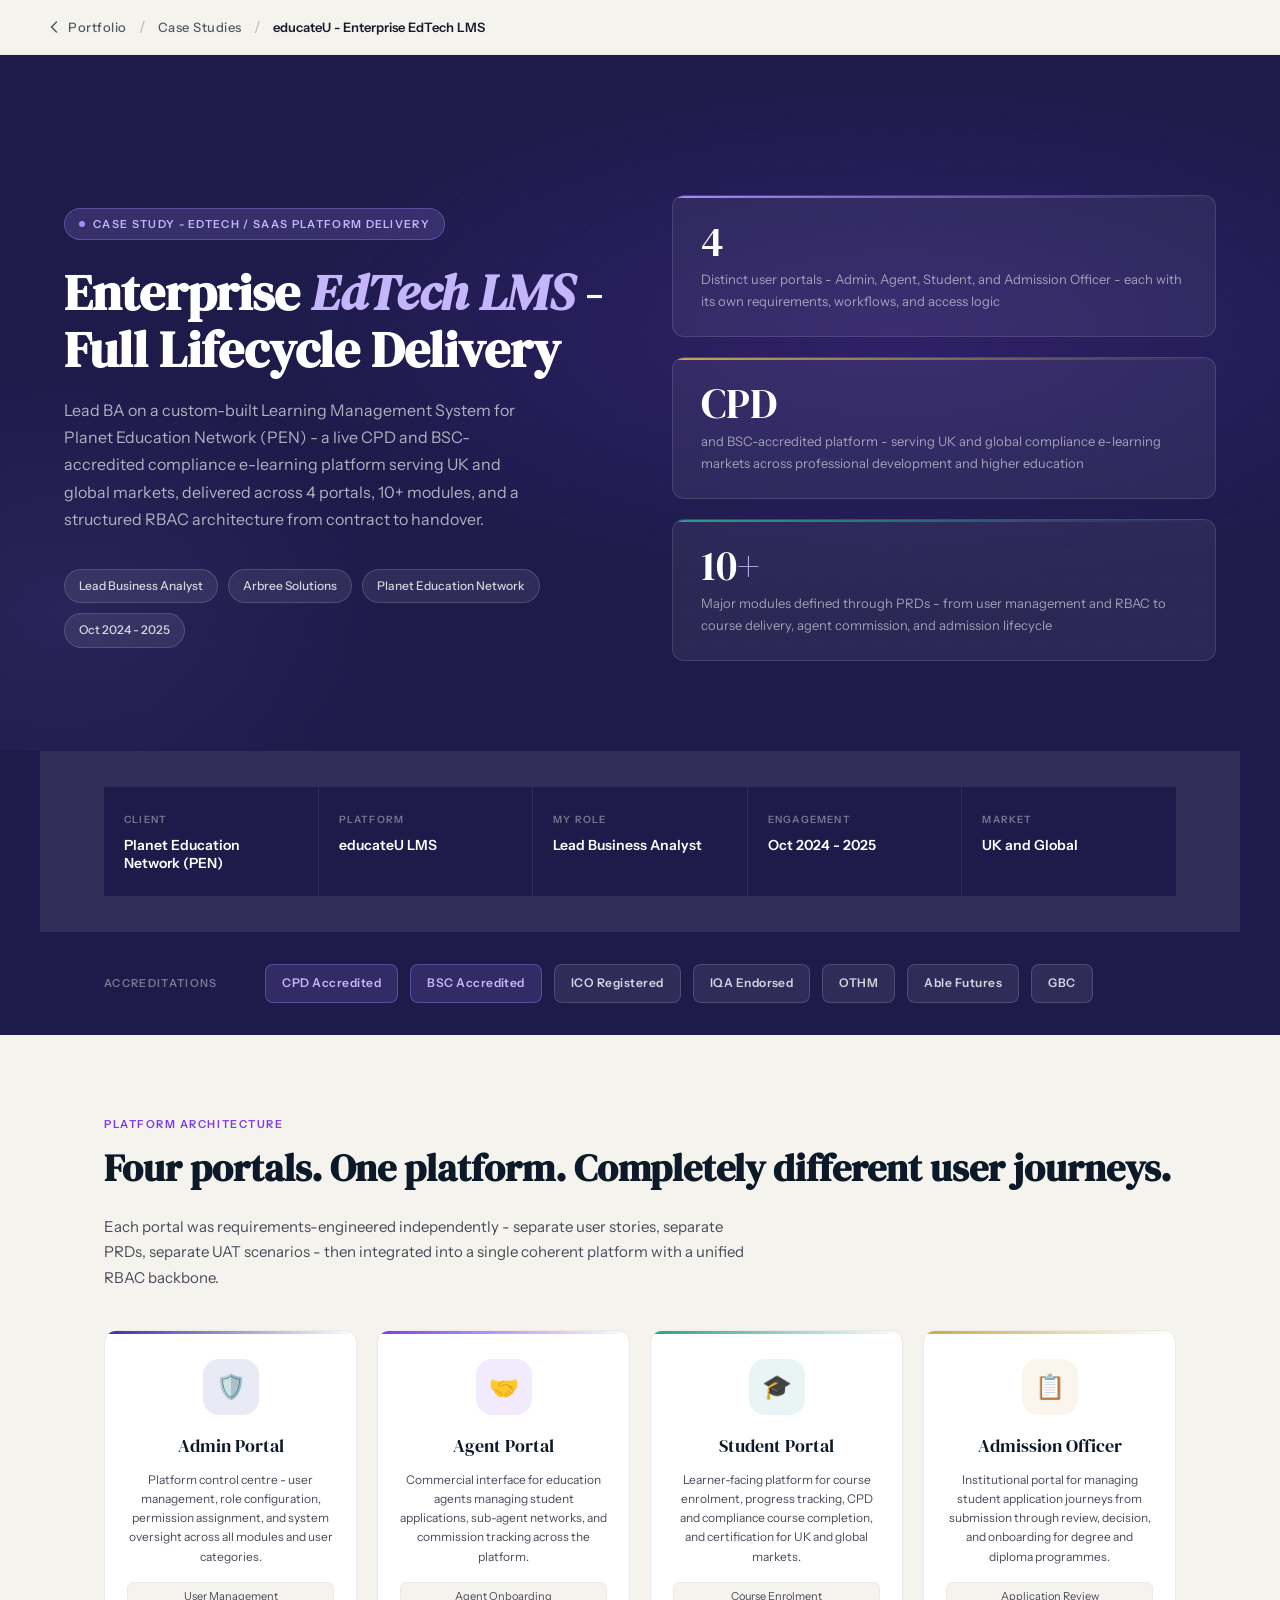
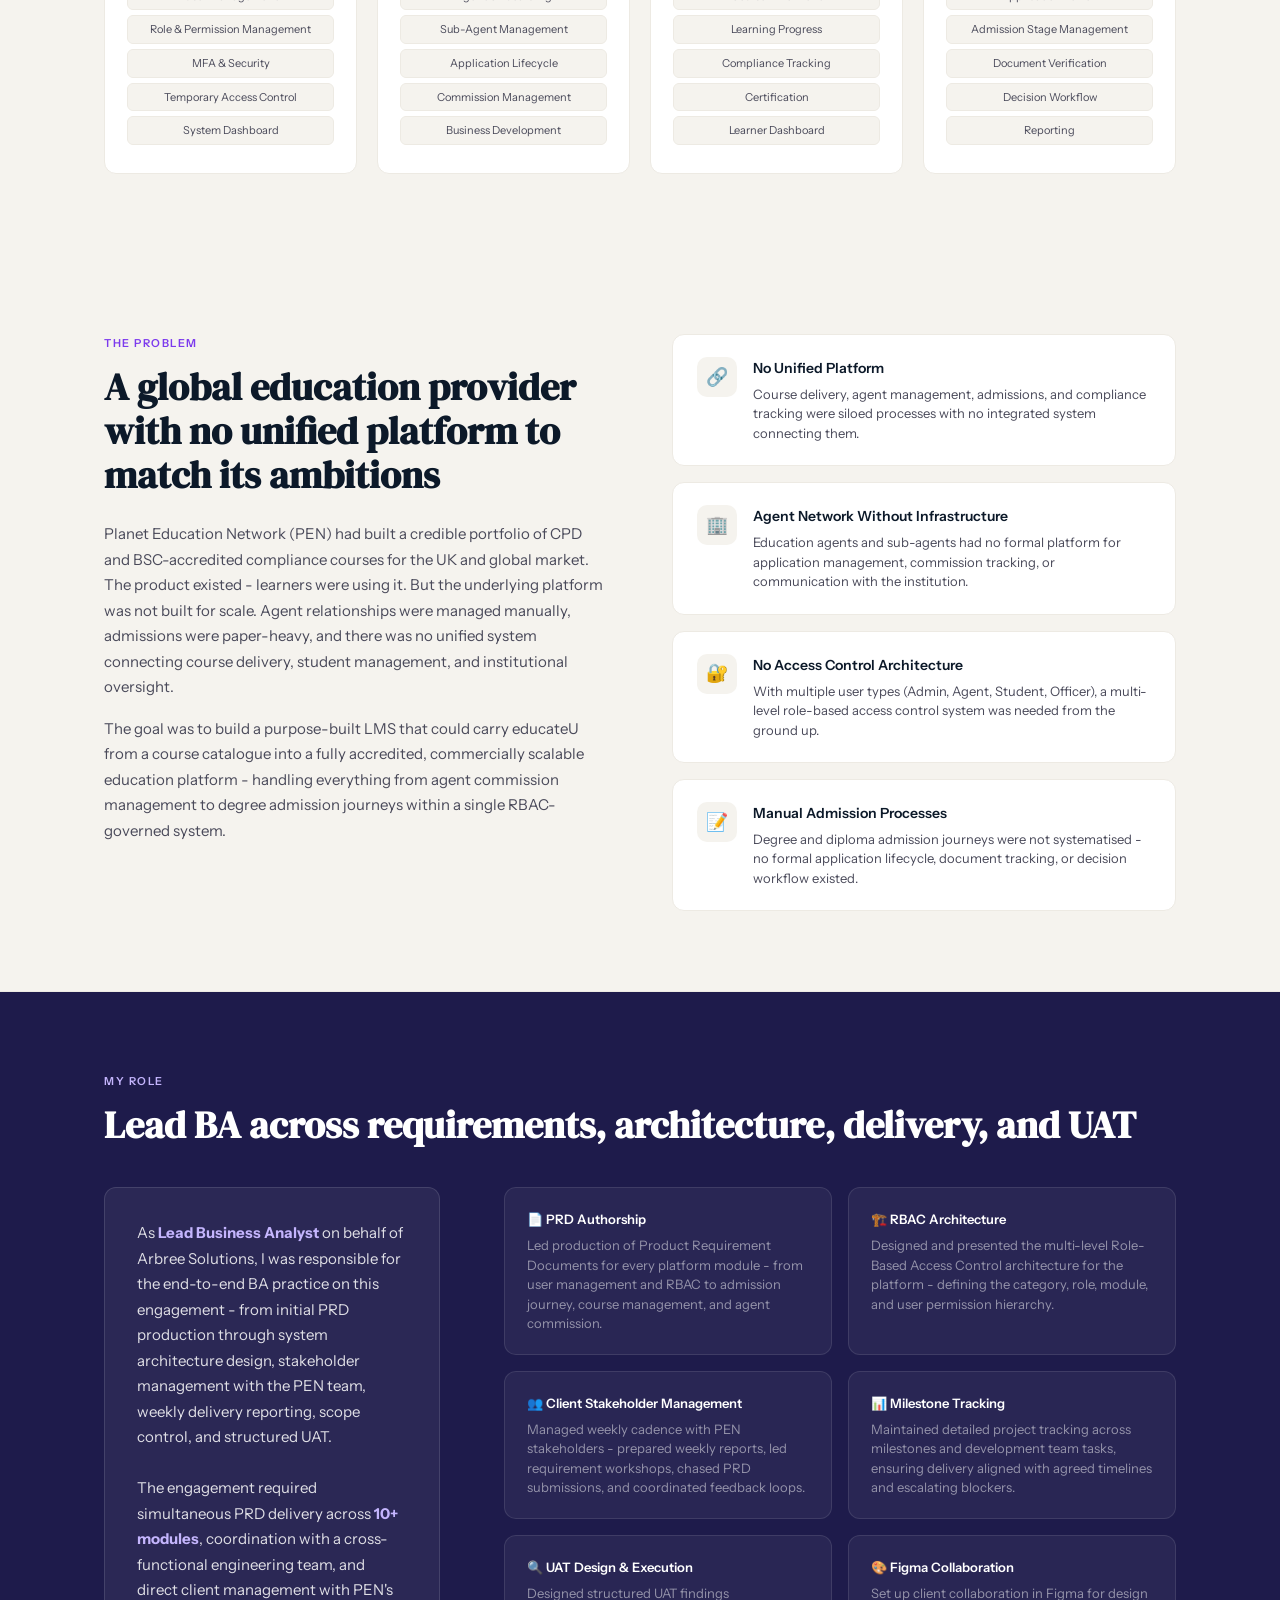
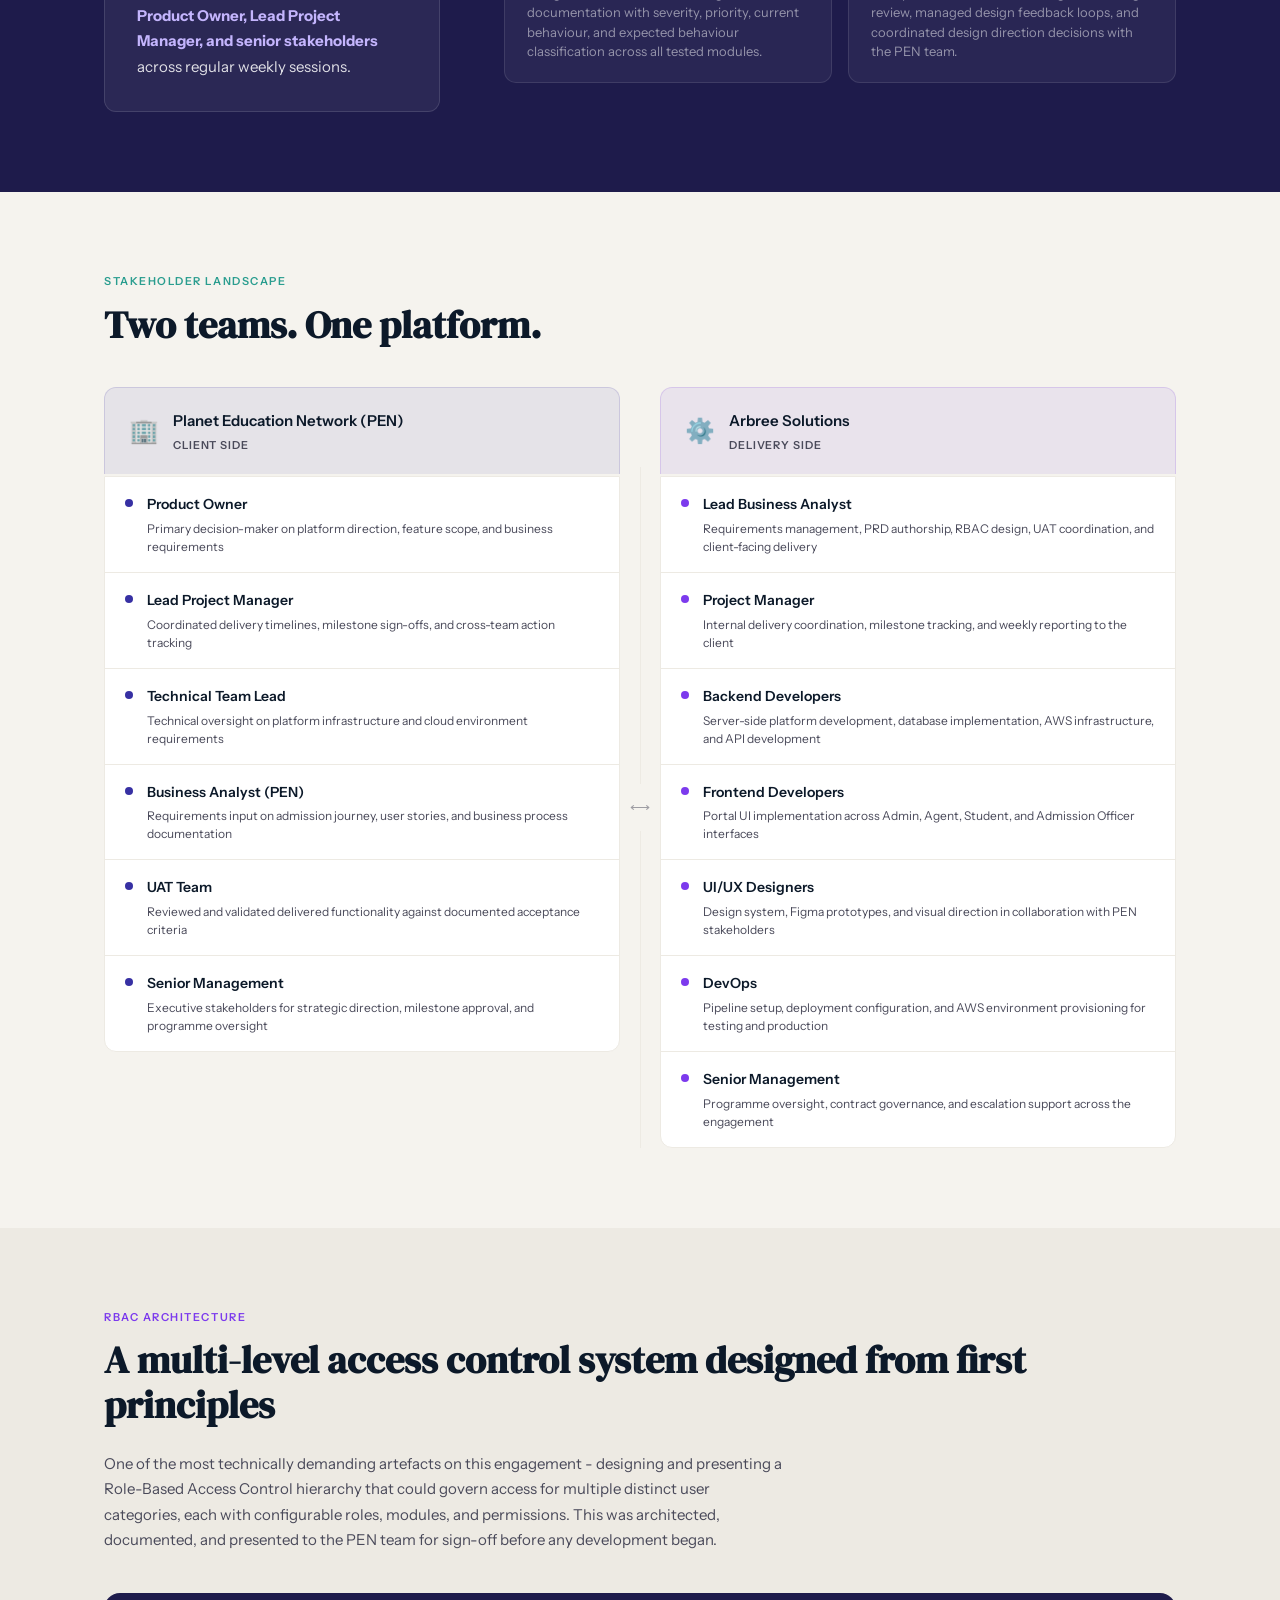
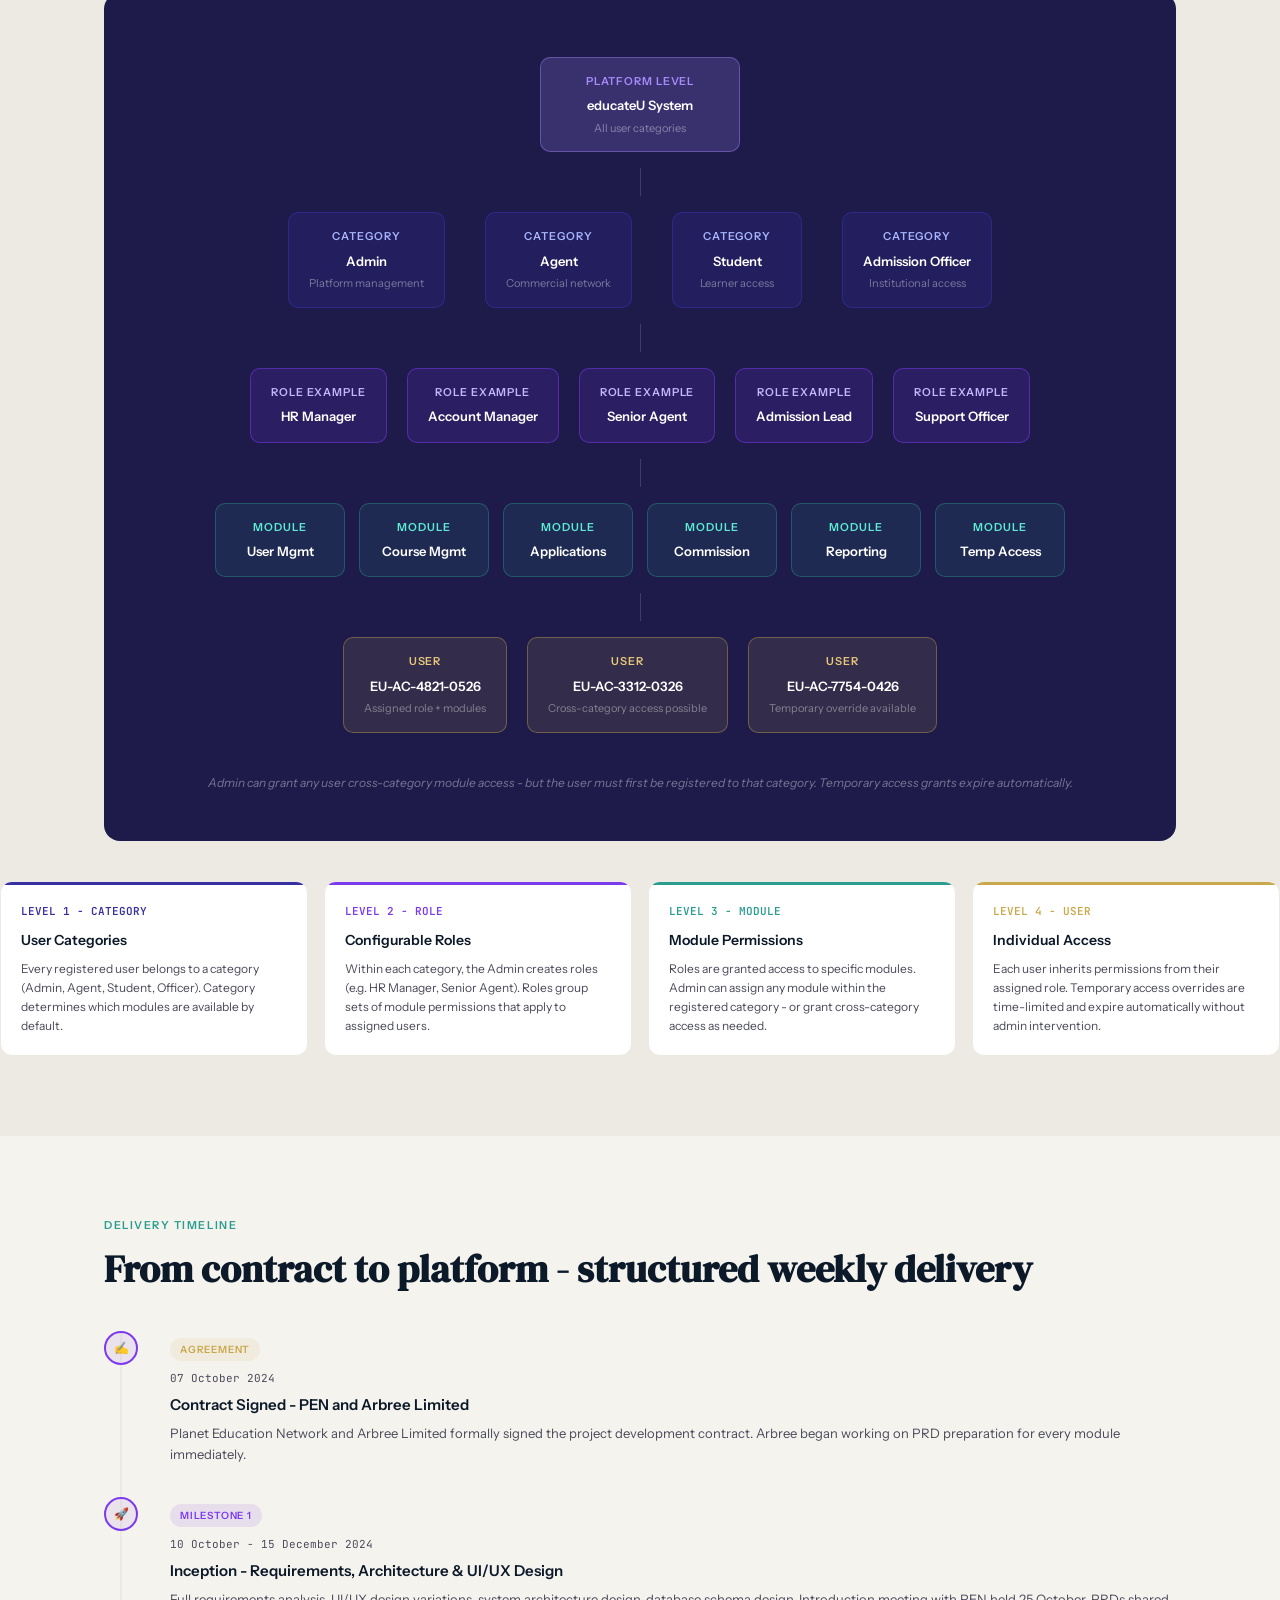
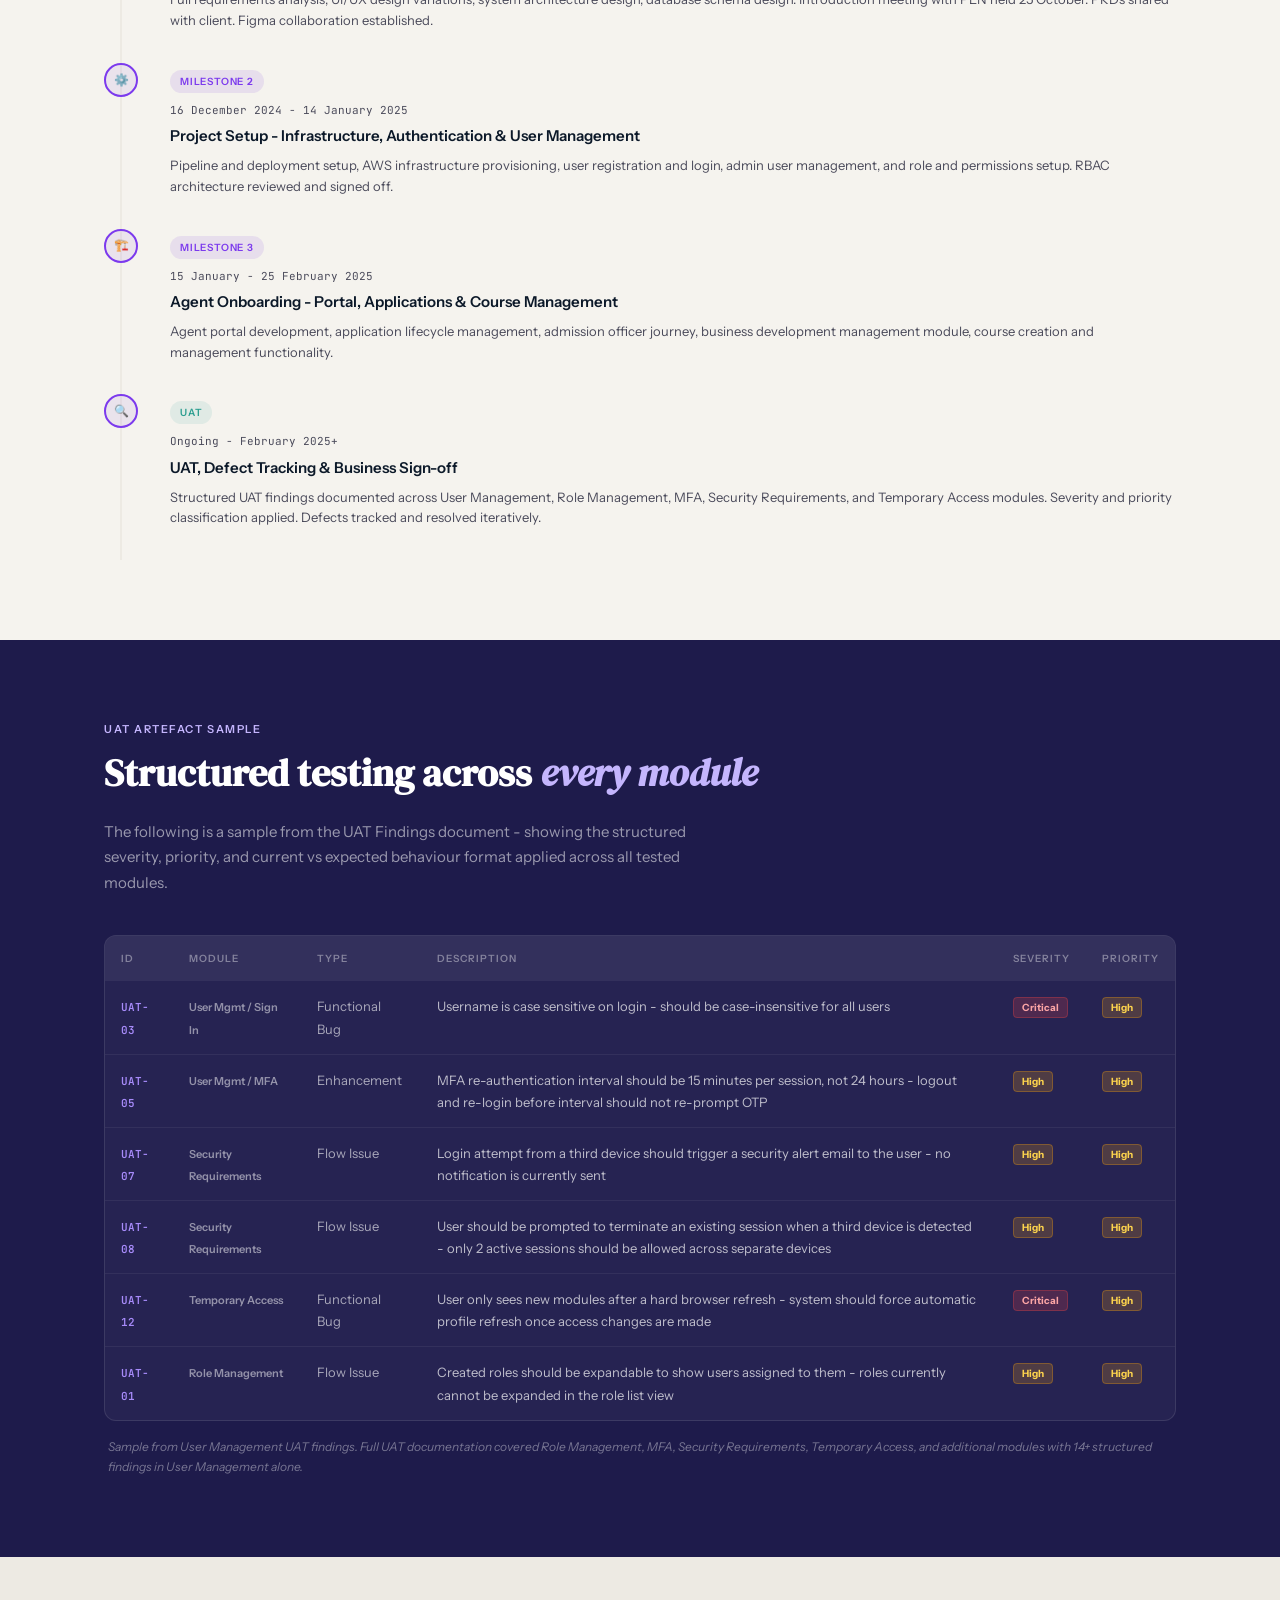
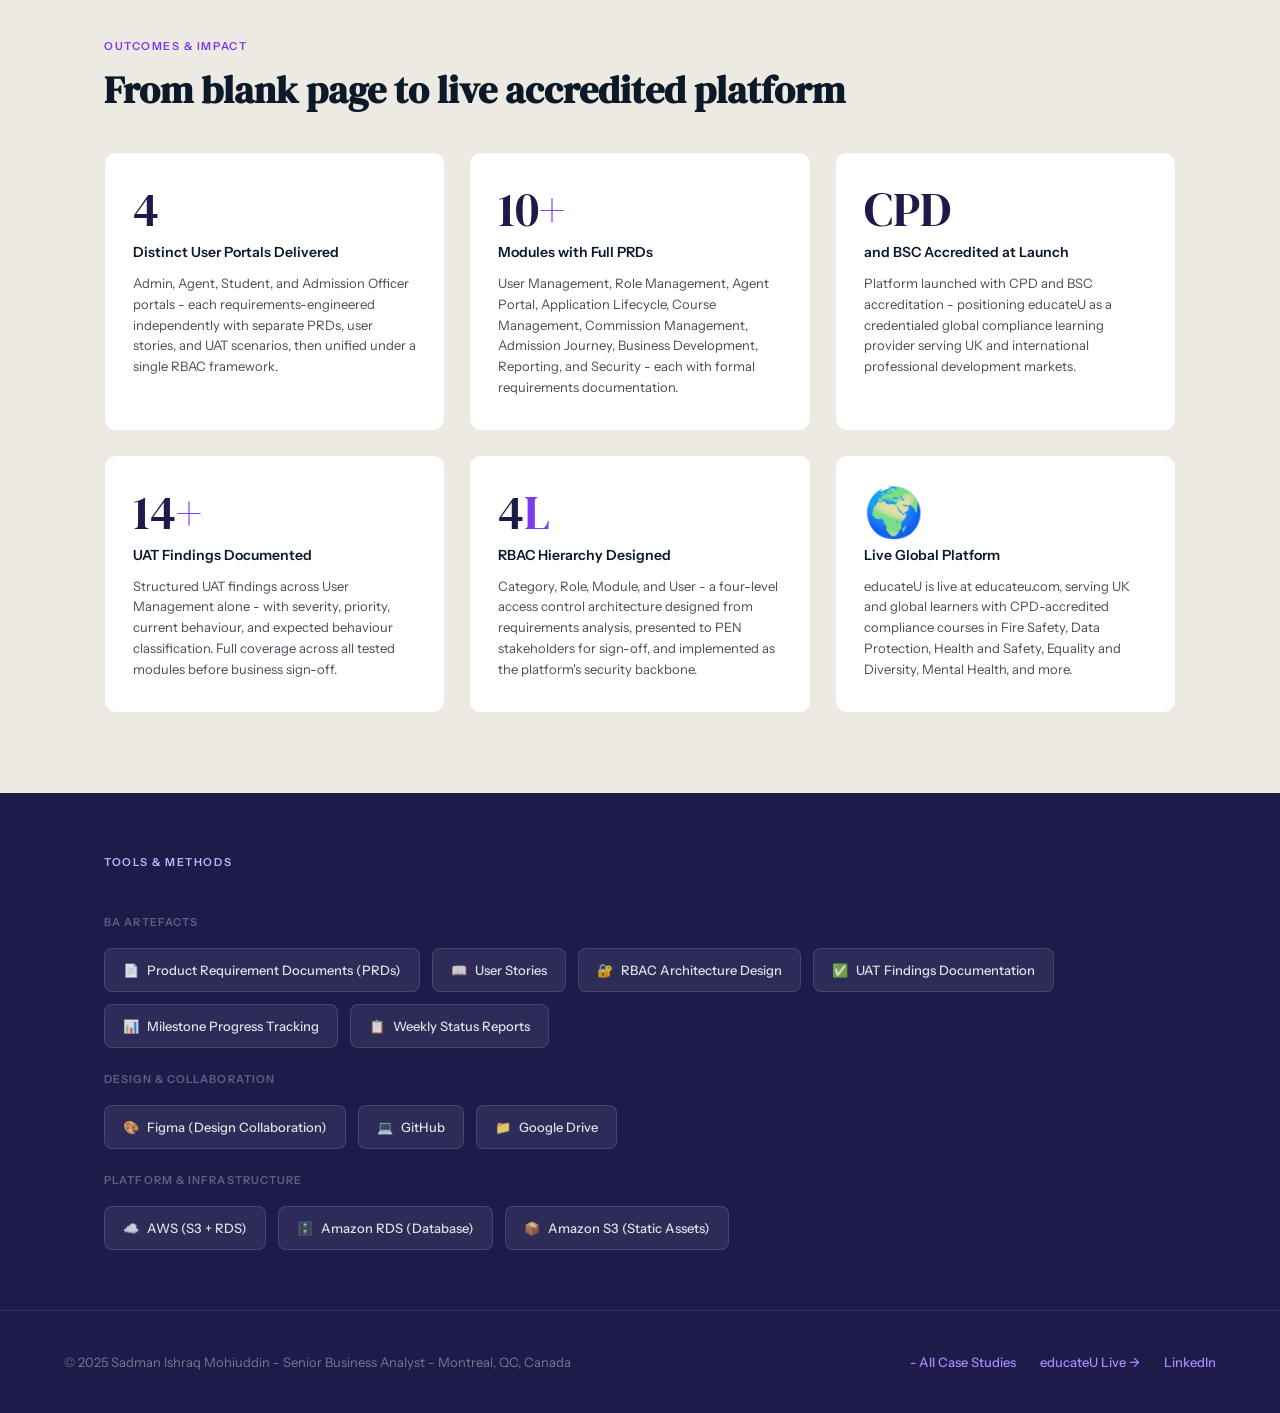
<file: public/embedded/educateu.html>
<!DOCTYPE html>
<html lang="en">
<head>
<meta charset="UTF-8">
<meta name="viewport" content="width=device-width, initial-scale=1.0">
<title>educateU LMS - EdTech Platform Delivery · Sadman Ishraq Mohiuddin</title>
<link rel="preconnect" href="https://fonts.googleapis.com">
<link href="https://fonts.googleapis.com/css2?family=DM+Serif+Display:ital@0;1&family=Instrument+Sans:wght@400;500;600&family=JetBrains+Mono:wght@400;500&display=swap" rel="stylesheet">
<style>
:root{
  --cream:#f5f3ee;--cream-dark:#edeae3;--navy:#0c1929;
  --indigo:#1e1b4b;--indigo-mid:#2d2a6e;--indigo-light:#3730a3;
  --purple:#6d28d9;--purple-mid:#7c3aed;--lavender:#a78bfa;--lavender-light:#c4b5fd;
  --gold:#c9a84c;--gold-light:#e8c97a;--teal:#2a9d8f;
  --text-dark:#1a1a2e;--text-mid:#4a4a5a;
  --serif:'DM Serif Display',Georgia,serif;--sans:'Instrument Sans',sans-serif;--mono:'JetBrains Mono',monospace;
  --radius:12px
}
*,*::before,*::after{box-sizing:border-box;margin:0;padding:0}
html{scroll-behavior:smooth;color-scheme:light}
body{background:var(--cream)!important;color:var(--text-dark)!important;font-family:var(--sans);font-size:15px;line-height:1.7;overflow-x:hidden}

/* NAV */
.back-nav{position:sticky;top:0;z-index:100;background:rgba(245,243,238,.92);backdrop-filter:blur(10px);border-bottom:1px solid var(--cream-dark);padding:14px 48px;display:flex;align-items:center;gap:12px}
.back-nav a{color:var(--navy);text-decoration:none;font-size:13px;font-weight:500;letter-spacing:.04em;display:flex;align-items:center;gap:6px;opacity:.7;transition:opacity .2s}
.back-nav a:hover{opacity:1}.back-nav .sep{opacity:.3}.back-nav .current{opacity:1;font-weight:600;font-size:13px}

/* HERO */
.hero{background:var(--indigo);padding:140px 64px 90px;position:relative;overflow:hidden}
.hero::before{content:'';position:absolute;inset:0;background:radial-gradient(ellipse 80% 60% at 70% 40%,rgba(124,58,237,.18) 0%,transparent 60%),radial-gradient(ellipse 50% 70% at 5% 80%,rgba(167,139,250,.08) 0%,transparent 50%);pointer-events:none}
.hero::after{content:'';position:absolute;inset:0;background-image:radial-gradient(rgba(167,139,250,.06) 1px,transparent 1px);background-size:32px 32px;pointer-events:none}
.hero-grid{display:grid;grid-template-columns:1fr 1fr;gap:64px;align-items:center;max-width:1200px;margin:0 auto;position:relative;z-index:1}
.hero-tag{display:inline-flex;align-items:center;gap:8px;background:rgba(167,139,250,.18);border:1px solid rgba(167,139,250,.35);color:var(--lavender-light);font-size:11px;font-weight:600;letter-spacing:.12em;text-transform:uppercase;padding:6px 14px;border-radius:100px;margin-bottom:24px}
.hero-tag::before{content:'';width:6px;height:6px;background:var(--lavender);border-radius:50%;animation:pulse 2s infinite}
@keyframes pulse{0%,100%{opacity:1}50%{opacity:.4}}
.hero h1{font-family:var(--serif);font-size:clamp(34px,4vw,52px);color:#fff!important;line-height:1.1;margin-bottom:20px}
.hero h1 em{color:var(--lavender-light);font-style:italic}
.hero-sub{color:rgba(255,255,255,.65);font-size:16px;line-height:1.7;margin-bottom:36px;max-width:480px}
.hero-meta{display:flex;flex-wrap:wrap;gap:10px}
.hero-badge{background:rgba(255,255,255,.08);border:1px solid rgba(255,255,255,.15);color:rgba(255,255,255,.8);font-size:12px;font-weight:500;padding:6px 14px;border-radius:100px}
.hero-stats{display:flex;flex-direction:column;gap:20px}
.stat-card{background:rgba(255,255,255,.06);border:1px solid rgba(255,255,255,.12);border-radius:var(--radius);padding:24px 28px;position:relative;overflow:hidden}
.stat-card::before{content:'';position:absolute;top:0;left:0;right:0;height:2px;background:linear-gradient(90deg,var(--lavender),transparent)}
.stat-card.gold::before{background:linear-gradient(90deg,var(--gold),transparent)}
.stat-card.teal::before{background:linear-gradient(90deg,var(--teal),transparent)}
.stat-num{font-family:var(--serif);font-size:42px;color:#fff;line-height:1;margin-bottom:6px}
.stat-num span{color:var(--lavender-light)}.stat-label{color:rgba(255,255,255,.55);font-size:13px}

/* CONTEXT STRIP */
.context-strip{background:var(--indigo);padding:0}
.context-inner{max-width:1200px;margin:0 auto;padding:36px 64px;display:grid;grid-template-columns:repeat(5,1fr);gap:1px;background:rgba(255,255,255,.08)}
.ctx-item{background:var(--indigo);padding:24px 20px}
.ctx-label{font-size:10px;font-weight:600;letter-spacing:.12em;text-transform:uppercase;color:rgba(255,255,255,.4);margin-bottom:8px}
.ctx-value{font-size:14px;font-weight:600;color:#fff;line-height:1.3}

/* SHARED */
section{max-width:1200px;margin:0 auto;padding:80px 64px}
.section-label{font-size:11px;font-weight:600;letter-spacing:.14em;text-transform:uppercase;color:var(--purple-mid);margin-bottom:12px}
.section-label.gold{color:var(--gold)}
.section-label.teal{color:var(--teal)}
h2{font-family:var(--serif);font-size:clamp(28px,3vw,40px);color:var(--navy);line-height:1.15;margin-bottom:24px}
.divider{border:none;border-top:1px solid var(--cream-dark);margin:0}

/* PLATFORM OVERVIEW */
.platform-section{background:var(--cream);padding:80px 0}
.platform-inner{max-width:1200px;margin:0 auto;padding:0 64px}
.portals-grid{display:grid;grid-template-columns:repeat(4,1fr);gap:20px;margin-top:40px}
.portal-card{background:#fff;border:1px solid var(--cream-dark);border-radius:var(--radius);padding:28px 22px;position:relative;overflow:hidden;transition:box-shadow .25s,transform .25s;text-align:center}
.portal-card:hover{box-shadow:0 12px 40px rgba(109,40,217,.12);transform:translateY(-4px)}
.portal-card::before{content:'';position:absolute;top:0;left:0;right:0;height:3px}
.portal-card.admin::before{background:linear-gradient(90deg,var(--indigo-light),transparent)}
.portal-card.agent::before{background:linear-gradient(90deg,var(--purple-mid),transparent)}
.portal-card.student::before{background:linear-gradient(90deg,var(--teal),transparent)}
.portal-card.officer::before{background:linear-gradient(90deg,var(--gold),transparent)}
.portal-icon{width:56px;height:56px;border-radius:16px;margin:0 auto 16px;display:flex;align-items:center;justify-content:center;font-size:24px}
.portal-card.admin .portal-icon{background:rgba(55,48,163,.1)}
.portal-card.agent .portal-icon{background:rgba(124,58,237,.1)}
.portal-card.student .portal-icon{background:rgba(42,157,143,.1)}
.portal-card.officer .portal-icon{background:rgba(201,168,76,.1)}
.portal-name{font-family:var(--serif);font-size:18px;color:var(--navy);margin-bottom:8px}
.portal-desc{font-size:12px;color:var(--text-mid);line-height:1.6;margin-bottom:16px}
.portal-modules{display:flex;flex-direction:column;gap:5px}
.portal-module{font-size:11px;color:var(--text-mid);padding:4px 10px;background:var(--cream);border-radius:6px;border:1px solid var(--cream-dark)}

/* ACCREDITATIONS */
.accred-strip{background:var(--indigo);padding:32px 0}
.accred-inner{max-width:1200px;margin:0 auto;padding:0 64px;display:flex;align-items:center;gap:48px}
.accred-label{font-size:11px;font-weight:600;letter-spacing:.12em;text-transform:uppercase;color:rgba(255,255,255,.4);white-space:nowrap}
.accred-badges{display:flex;flex-wrap:wrap;gap:12px;flex:1}
.accred-badge{background:rgba(255,255,255,.08);border:1px solid rgba(255,255,255,.15);border-radius:8px;padding:8px 16px;font-size:12px;font-weight:600;color:rgba(255,255,255,.8);letter-spacing:.04em}
.accred-badge.highlight{background:rgba(167,139,250,.15);border-color:rgba(167,139,250,.35);color:var(--lavender-light)}

/* PROBLEM */
.problem-grid{display:grid;grid-template-columns:1fr 1fr;gap:64px;align-items:start}
.problem-text p{color:var(--text-mid);margin-bottom:16px}
.problem-cards{display:flex;flex-direction:column;gap:16px}
.prob-card{background:#fff;border:1px solid var(--cream-dark);border-radius:var(--radius);padding:22px 24px;display:flex;gap:16px;align-items:flex-start}
.prob-icon{width:40px;height:40px;flex-shrink:0;background:var(--cream);border-radius:10px;display:flex;align-items:center;justify-content:center;font-size:18px}
.prob-card h4{font-size:14px;font-weight:600;color:var(--navy);margin-bottom:4px}
.prob-card p{font-size:13px;color:var(--text-mid);line-height:1.5}

/* ROLE */
.role-section{background:var(--indigo);padding:80px 0}
.role-inner{max-width:1200px;margin:0 auto;padding:0 64px}
.role-inner .section-label{color:var(--lavender-light)}
.role-inner h2{color:#fff}
.role-grid{display:grid;grid-template-columns:1fr 2fr;gap:64px;align-items:start;margin-top:40px}
.role-summary{background:rgba(255,255,255,.06);border:1px solid rgba(255,255,255,.12);border-radius:var(--radius);padding:32px;color:rgba(255,255,255,.85);font-size:15px;line-height:1.7}
.role-summary strong{color:var(--lavender-light)}
.role-items{display:grid;grid-template-columns:1fr 1fr;gap:16px}
.role-item{background:rgba(255,255,255,.05);border:1px solid rgba(255,255,255,.1);border-radius:var(--radius);padding:20px 22px}
.role-item h4{font-size:13px;font-weight:600;color:#fff;margin-bottom:6px}
.role-item p{font-size:13px;color:rgba(255,255,255,.5);line-height:1.5}

/* RBAC SECTION */
.rbac-section{background:var(--cream-dark);padding:80px 0}
.rbac-inner{max-width:1200px;margin:0 auto;padding:0 64px}
.rbac-diagram{background:var(--indigo);border-radius:16px;padding:48px;margin-top:40px;overflow-x:auto}
.rbac-tree{display:flex;flex-direction:column;align-items:center;gap:0}
.rbac-level{display:flex;gap:20px;justify-content:center;position:relative;padding:16px 0}
.rbac-node{background:rgba(255,255,255,.07);border:1px solid rgba(255,255,255,.15);border-radius:10px;padding:14px 20px;text-align:center;min-width:130px;position:relative;transition:background .2s;cursor:default}
.rbac-node:hover{background:rgba(255,255,255,.12)}
.rbac-node.root{background:rgba(167,139,250,.2);border-color:rgba(167,139,250,.4);min-width:200px}
.rbac-node.admin-node{border-color:rgba(55,48,163,.6);background:rgba(55,48,163,.2)}
.rbac-node.role-node{border-color:rgba(124,58,237,.5);background:rgba(124,58,237,.15)}
.rbac-node.module-node{border-color:rgba(42,157,143,.4);background:rgba(42,157,143,.12)}
.rbac-node.user-node{border-color:rgba(201,168,76,.4);background:rgba(201,168,76,.12)}
.rbac-node-label{font-size:11px;font-weight:600;letter-spacing:.08em;text-transform:uppercase;margin-bottom:4px}
.rbac-node.root .rbac-node-label{color:var(--lavender)}
.rbac-node.admin-node .rbac-node-label{color:#a5b4fc}
.rbac-node.role-node .rbac-node-label{color:#c4b5fd}
.rbac-node.module-node .rbac-node-label{color:#5eead4}
.rbac-node.user-node .rbac-node-label{color:var(--gold-light)}
.rbac-node-name{font-size:13px;font-weight:600;color:#fff}
.rbac-node-sub{font-size:11px;color:rgba(255,255,255,.4);margin-top:2px}
.rbac-connector{width:1px;height:28px;background:rgba(255,255,255,.15);margin:0 auto}
.rbac-connector-row{display:flex;justify-content:center;gap:20px;position:relative}
.rbac-connector-row::before{content:'';position:absolute;top:50%;left:50%;transform:translate(-50%,-50%);height:1px;background:rgba(255,255,255,.12)}
.rbac-note{font-size:12px;color:rgba(255,255,255,.4);text-align:center;margin-top:24px;font-style:italic}
.rbac-explainer{display:grid;grid-template-columns:repeat(4,1fr);gap:16px;margin-top:40px}
.rbac-exp-card{background:#fff;border:1px solid var(--cream-dark);border-radius:var(--radius);padding:20px;position:relative;overflow:hidden}
.rbac-exp-card::before{content:'';position:absolute;top:0;left:0;right:0;height:3px}
.rbac-exp-card.l1::before{background:var(--indigo-light)}
.rbac-exp-card.l2::before{background:var(--purple-mid)}
.rbac-exp-card.l3::before{background:var(--teal)}
.rbac-exp-card.l4::before{background:var(--gold)}
.rbac-exp-num{font-family:var(--mono);font-size:11px;font-weight:600;margin-bottom:8px}
.rbac-exp-card.l1 .rbac-exp-num{color:var(--indigo-light)}
.rbac-exp-card.l2 .rbac-exp-num{color:var(--purple-mid)}
.rbac-exp-card.l3 .rbac-exp-num{color:var(--teal)}
.rbac-exp-card.l4 .rbac-exp-num{color:var(--gold)}
.rbac-exp-title{font-size:14px;font-weight:600;color:var(--navy);margin-bottom:6px}
.rbac-exp-desc{font-size:12px;color:var(--text-mid);line-height:1.6}

/* DELIVERY TIMELINE */
.timeline-section{background:var(--cream);padding:80px 0}
.timeline-inner{max-width:1200px;margin:0 auto;padding:0 64px}
.timeline{display:flex;flex-direction:column;gap:0;margin-top:40px;position:relative}
.timeline::before{content:'';position:absolute;left:16px;top:0;bottom:0;width:2px;background:var(--cream-dark)}
.timeline-item{display:flex;gap:32px;align-items:flex-start;padding:0 0 32px 0;position:relative;opacity:0;transform:translateX(-16px);transition:opacity .5s ease,transform .5s ease}
.timeline-item.visible{opacity:1;transform:translateX(0)}
.timeline-dot{width:34px;height:34px;border-radius:50%;flex-shrink:0;display:flex;align-items:center;justify-content:center;font-size:12px;font-weight:700;border:2px solid var(--cream-dark);background:#fff;position:relative;z-index:1;transition:border-color .3s,background .3s}
.timeline-item.visible .timeline-dot{border-color:var(--purple-mid);background:rgba(109,40,217,.08)}
.timeline-content{flex:1;padding-top:4px}
.timeline-date{font-family:var(--mono);font-size:11px;color:var(--text-mid);margin-bottom:4px}
.timeline-title{font-size:15px;font-weight:600;color:var(--navy);margin-bottom:6px}
.timeline-desc{font-size:13px;color:var(--text-mid);line-height:1.6}
.timeline-tag{display:inline-block;font-size:10px;font-weight:600;letter-spacing:.08em;text-transform:uppercase;padding:3px 10px;border-radius:100px;margin-bottom:8px}
.timeline-tag.milestone{background:rgba(109,40,217,.1);color:var(--purple-mid)}
.timeline-tag.delivery{background:rgba(42,157,143,.1);color:var(--teal)}
.timeline-tag.agreement{background:rgba(201,168,76,.1);color:var(--gold)}

/* UAT SECTION */
.uat-section{background:var(--indigo);padding:80px 0}
.uat-inner{max-width:1200px;margin:0 auto;padding:0 64px}
.uat-inner .section-label{color:var(--lavender-light)}
.uat-inner h2{color:#fff}
.uat-table-wrap{background:rgba(255,255,255,.04);border:1px solid rgba(255,255,255,.1);border-radius:var(--radius);overflow:hidden;margin-top:40px}
.uat-table{width:100%;border-collapse:collapse;font-size:13px}
.uat-table thead{background:rgba(255,255,255,.06)}
.uat-table th{padding:14px 16px;text-align:left;font-size:10px;font-weight:600;letter-spacing:.1em;text-transform:uppercase;color:rgba(255,255,255,.4)}
.uat-table tbody tr{border-bottom:1px solid rgba(255,255,255,.06);transition:background .15s}
.uat-table tbody tr:last-child{border-bottom:none}
.uat-table tbody tr:hover{background:rgba(255,255,255,.04)}
.uat-table td{padding:14px 16px;color:rgba(255,255,255,.7);vertical-align:top}
.uat-id{font-family:var(--mono);font-size:11px;color:var(--lavender);font-weight:600}
.uat-module{font-size:11px;font-weight:600;color:rgba(255,255,255,.5)}
.sev-critical{background:rgba(239,68,68,.2);color:#fca5a5;font-size:10px;font-weight:700;padding:3px 8px;border-radius:4px;border:1px solid rgba(239,68,68,.3)}
.sev-high{background:rgba(245,158,11,.2);color:#fcd34d;font-size:10px;font-weight:700;padding:3px 8px;border-radius:4px;border:1px solid rgba(245,158,11,.3)}
.sev-low{background:rgba(107,114,128,.2);color:rgba(255,255,255,.5);font-size:10px;font-weight:700;padding:3px 8px;border-radius:4px}
.uat-note{font-size:12px;color:rgba(255,255,255,.4);margin-top:16px;font-style:italic;padding:0 4px}

/* OUTCOMES */
.outcomes-section{background:var(--cream-dark);padding:80px 0}
.outcomes-inner{max-width:1200px;margin:0 auto;padding:0 64px}
.outcomes-grid{display:grid;grid-template-columns:repeat(3,1fr);gap:24px;margin-top:40px}
.outcome-card{background:#fff;border:1px solid var(--cream-dark);border-radius:var(--radius);padding:32px 28px;position:relative;overflow:hidden;transition:box-shadow .2s}
.outcome-card:hover{box-shadow:0 8px 32px rgba(109,40,217,.1)}
.outcome-card::after{content:'';position:absolute;bottom:0;left:0;right:0;height:3px;background:var(--purple-mid);transform:scaleX(0);transform-origin:left;transition:transform .4s ease}
.outcome-card:hover::after{transform:scaleX(1)}
.outcome-num{font-family:var(--serif);font-size:48px;color:var(--indigo);line-height:1;margin-bottom:8px}
.outcome-num em{color:var(--purple-mid);font-style:normal}
.outcome-label{font-size:14px;font-weight:600;color:var(--navy);margin-bottom:8px}
.outcome-desc{font-size:13px;color:var(--text-mid);line-height:1.6}

/* TOOLS */
.tools-section{background:var(--indigo);padding:60px 0}
.tools-inner{max-width:1200px;margin:0 auto;padding:0 64px}
.tools-inner .section-label{color:var(--lavender-light)}
.tools-grid{display:flex;flex-wrap:wrap;gap:12px;margin-top:32px}
.tool-badge{background:rgba(255,255,255,.07);border:1px solid rgba(255,255,255,.12);border-radius:8px;padding:10px 18px;display:flex;align-items:center;gap:8px;transition:all .2s}
.tool-badge:hover{background:rgba(255,255,255,.12);border-color:rgba(255,255,255,.2)}
.tool-badge span{font-size:13px;font-weight:500;color:rgba(255,255,255,.85)}
.tool-icon{font-size:16px}
.tool-cat{font-size:11px;font-weight:600;letter-spacing:.1em;text-transform:uppercase;color:rgba(255,255,255,.3);padding:10px 0 4px;width:100%}

/* FOOTER */
footer{background:var(--indigo);border-top:1px solid rgba(255,255,255,.08);padding:40px 64px;display:flex;justify-content:space-between;align-items:center}
footer p{font-size:13px;color:rgba(255,255,255,.4)}
.footer-links{display:flex;gap:24px}
.footer-links a{font-size:13px;color:var(--lavender);text-decoration:none;font-weight:500}

.fade-up{opacity:0;transform:translateY(24px);transition:opacity .6s ease,transform .6s ease}
.fade-up.visible{opacity:1;transform:translateY(0)}

/* STAKEHOLDER LANDSCAPE */
.stakeholder-landscape{background:var(--cream);padding:80px 0}
.sl-inner{max-width:1200px;margin:0 auto;padding:0 64px}
.sl-grid{display:grid;grid-template-columns:1fr 40px 1fr;gap:0;margin-top:40px;align-items:start}
.sl-col-header{display:flex;align-items:center;gap:14px;padding:20px 24px;border-radius:var(--radius) var(--radius) 0 0;margin-bottom:2px}
.sl-col-header.pen{background:rgba(55,48,163,.08);border:1px solid rgba(55,48,163,.15);border-bottom:none}
.sl-col-header.arbree{background:rgba(109,40,217,.08);border:1px solid rgba(109,40,217,.15);border-bottom:none}
.sl-col-icon{font-size:24px}
.sl-col-title{font-size:15px;font-weight:600;color:var(--navy)}
.sl-col-sub{font-size:11px;font-weight:600;letter-spacing:.08em;text-transform:uppercase;color:var(--text-mid);margin-top:2px}
.sl-roles{background:#fff;border:1px solid var(--cream-dark);border-radius:0 0 var(--radius) var(--radius);overflow:hidden}
.sl-role{display:flex;gap:14px;align-items:flex-start;padding:16px 20px;border-bottom:1px solid var(--cream-dark);transition:background .15s}
.sl-role:last-child{border-bottom:none}
.sl-role:hover{background:var(--cream)}
.sl-role-dot{width:8px;height:8px;border-radius:50%;flex-shrink:0;margin-top:6px}
.sl-role-dot.pen{background:var(--indigo-light)}
.sl-role-dot.arbree{background:var(--purple-mid)}
.sl-role-title{font-size:14px;font-weight:600;color:var(--navy);margin-bottom:3px}
.sl-role-desc{font-size:12px;color:var(--text-mid);line-height:1.5}
.sl-divider{display:flex;flex-direction:column;align-items:center;justify-content:center;padding-top:80px;gap:8px;height:100%}
.sl-divider-line{width:1px;flex:1;background:var(--cream-dark);min-height:40px}
.sl-divider-dot{font-size:14px;color:var(--text-mid);opacity:.5;padding:4px}

@media(max-width:900px){
  .sl-grid{grid-template-columns:1fr;gap:24px}
  .sl-divider{display:none}
  .sl-inner{padding:0 32px}
}


.rbac-scroll-hint{display:none;text-align:center;font-size:11px;color:var(--text-mid);margin-top:12px;letter-spacing:.08em;padding:8px}
@media(max-width:900px){
  .rbac-scroll-hint{display:block}
  .hero-grid,.problem-grid,.role-grid,.rbac-explainer{grid-template-columns:1fr}
  .portals-grid,.outcomes-grid{grid-template-columns:1fr 1fr}
  section,.platform-inner,.rbac-inner,.timeline-inner,.uat-inner,.outcomes-inner,.tools-inner,.role-inner{padding:0 32px}
  section{padding:60px 32px}.context-inner{grid-template-columns:1fr 1fr;padding:32px}
  .accred-inner{flex-direction:column;padding:24px 32px;gap:16px}
  .back-nav{padding-left:24px;padding-right:24px}
  footer{flex-direction:column;gap:16px;padding:32px;text-align:center}
  .rbac-diagram{padding:20px 12px;overflow-x:scroll;-webkit-overflow-scrolling:touch;cursor:grab}
  .rbac-diagram:active{cursor:grabbing}
  .rbac-tree{min-width:920px}
  .rbac-note{min-width:920px;font-size:11px}
  body{overflow-x:hidden}
  .uat-table-wrap{overflow-x:auto;-webkit-overflow-scrolling:touch}
  .uat-table{min-width:700px}
}
@media(max-width:560px){
  .portals-grid{grid-template-columns:1fr}
  .outcomes-grid{grid-template-columns:1fr}
  .context-inner{grid-template-columns:1fr 1fr}
  .hero-stats{gap:12px}
  .stat-num{font-size:32px}
  .rbac-explainer{grid-template-columns:1fr 1fr}
  .timeline-item{gap:16px}
}
</style>
</head>
<body>

<nav class="back-nav">
  <a href="https://sadmanishraqmohiuddin.vercel.app">
    <svg width="14" height="14" viewBox="0 0 14 14" fill="none"><path d="M8.5 2L3.5 7L8.5 12" stroke="currentColor" stroke-width="1.5" stroke-linecap="round"/></svg>
    Portfolio
  </a>
  <span class="sep">/</span>
  <a href="https://sadmanishraqmohiuddin.vercel.app/case-studies">Case Studies</a>
  <span class="sep">/</span>
  <span class="current">educateU - Enterprise EdTech LMS</span>
</nav>

<header class="hero">
  <div class="hero-grid">
    <div>
      <div class="hero-tag">Case Study - EdTech / SaaS Platform Delivery</div>
      <h1>Enterprise <em>EdTech LMS</em> - Full Lifecycle Delivery</h1>
      <p class="hero-sub">Lead BA on a custom-built Learning Management System for Planet Education Network (PEN) - a live CPD and BSC-accredited compliance e-learning platform serving UK and global markets, delivered across 4 portals, 10+ modules, and a structured RBAC architecture from contract to handover.</p>
      <div class="hero-meta">
        <span class="hero-badge">Lead Business Analyst</span>
        <span class="hero-badge">Arbree Solutions</span>
        <span class="hero-badge">Planet Education Network</span>
        <span class="hero-badge">Oct 2024 - 2025</span>
      </div>
    </div>
    <div class="hero-stats">
      <div class="stat-card">
        <div class="stat-num">4<span></span></div>
        <div class="stat-label">Distinct user portals - Admin, Agent, Student, and Admission Officer - each with its own requirements, workflows, and access logic</div>
      </div>
      <div class="stat-card gold">
        <div class="stat-num">CPD<span></span></div>
        <div class="stat-label">and BSC-accredited platform - serving UK and global compliance e-learning markets across professional development and higher education</div>
      </div>
      <div class="stat-card teal">
        <div class="stat-num">10<span>+</span></div>
        <div class="stat-label">Major modules defined through PRDs - from user management and RBAC to course delivery, agent commission, and admission lifecycle</div>
      </div>
    </div>
  </div>
</header>

<div class="context-strip">
  <div class="context-inner">
    <div class="ctx-item"><div class="ctx-label">Client</div><div class="ctx-value">Planet Education Network (PEN)</div></div>
    <div class="ctx-item"><div class="ctx-label">Platform</div><div class="ctx-value">educateU LMS</div></div>
    <div class="ctx-item"><div class="ctx-label">My Role</div><div class="ctx-value">Lead Business Analyst</div></div>
    <div class="ctx-item"><div class="ctx-label">Engagement</div><div class="ctx-value">Oct 2024 - 2025</div></div>
    <div class="ctx-item"><div class="ctx-label">Market</div><div class="ctx-value">UK and Global</div></div>
  </div>
</div>

<!-- ACCREDITATIONS -->
<div class="accred-strip">
  <div class="accred-inner">
    <div class="accred-label">Accreditations</div>
    <div class="accred-badges">
      <div class="accred-badge highlight">CPD Accredited</div>
      <div class="accred-badge highlight">BSC Accredited</div>
      <div class="accred-badge">ICO Registered</div>
      <div class="accred-badge">IQA Endorsed</div>
      <div class="accred-badge">OTHM</div>
      <div class="accred-badge">Able Futures</div>
      <div class="accred-badge">GBC</div>
    </div>
  </div>
</div>

<!-- PLATFORM OVERVIEW -->
<div class="platform-section">
  <div class="platform-inner">
    <div class="section-label">Platform Architecture</div>
    <h2>Four portals. One platform. Completely different user journeys.</h2>
    <p style="color:var(--text-mid);max-width:640px;margin-bottom:0">Each portal was requirements-engineered independently - separate user stories, separate PRDs, separate UAT scenarios - then integrated into a single coherent platform with a unified RBAC backbone.</p>
    <div class="portals-grid">
      <div class="portal-card admin fade-up">
        <div class="portal-icon">🛡️</div>
        <div class="portal-name">Admin Portal</div>
        <div class="portal-desc">Platform control centre - user management, role configuration, permission assignment, and system oversight across all modules and user categories.</div>
        <div class="portal-modules">
          <div class="portal-module">User Management</div>
          <div class="portal-module">Role & Permission Management</div>
          <div class="portal-module">MFA & Security</div>
          <div class="portal-module">Temporary Access Control</div>
          <div class="portal-module">System Dashboard</div>
        </div>
      </div>
      <div class="portal-card agent fade-up">
        <div class="portal-icon">🤝</div>
        <div class="portal-name">Agent Portal</div>
        <div class="portal-desc">Commercial interface for education agents managing student applications, sub-agent networks, and commission tracking across the platform.</div>
        <div class="portal-modules">
          <div class="portal-module">Agent Onboarding</div>
          <div class="portal-module">Sub-Agent Management</div>
          <div class="portal-module">Application Lifecycle</div>
          <div class="portal-module">Commission Management</div>
          <div class="portal-module">Business Development</div>
        </div>
      </div>
      <div class="portal-card student fade-up">
        <div class="portal-icon">🎓</div>
        <div class="portal-name">Student Portal</div>
        <div class="portal-desc">Learner-facing platform for course enrolment, progress tracking, CPD and compliance course completion, and certification for UK and global markets.</div>
        <div class="portal-modules">
          <div class="portal-module">Course Enrolment</div>
          <div class="portal-module">Learning Progress</div>
          <div class="portal-module">Compliance Tracking</div>
          <div class="portal-module">Certification</div>
          <div class="portal-module">Learner Dashboard</div>
        </div>
      </div>
      <div class="portal-card officer fade-up">
        <div class="portal-icon">📋</div>
        <div class="portal-name">Admission Officer</div>
        <div class="portal-desc">Institutional portal for managing student application journeys from submission through review, decision, and onboarding for degree and diploma programmes.</div>
        <div class="portal-modules">
          <div class="portal-module">Application Review</div>
          <div class="portal-module">Admission Stage Management</div>
          <div class="portal-module">Document Verification</div>
          <div class="portal-module">Decision Workflow</div>
          <div class="portal-module">Reporting</div>
        </div>
      </div>
    </div>
  </div>
</div>

<!-- PROBLEM -->
<section class="fade-up">
  <div class="problem-grid">
    <div class="problem-text">
      <div class="section-label">The Problem</div>
      <h2>A global education provider with no unified platform to match its ambitions</h2>
      <p>Planet Education Network (PEN) had built a credible portfolio of CPD and BSC-accredited compliance courses for the UK and global market. The product existed - learners were using it. But the underlying platform was not built for scale. Agent relationships were managed manually, admissions were paper-heavy, and there was no unified system connecting course delivery, student management, and institutional oversight.</p>
      <p>The goal was to build a purpose-built LMS that could carry educateU from a course catalogue into a fully accredited, commercially scalable education platform - handling everything from agent commission management to degree admission journeys within a single RBAC-governed system.</p>
    </div>
    <div class="problem-cards">
      <div class="prob-card"><div class="prob-icon">🔗</div><div><h4>No Unified Platform</h4><p>Course delivery, agent management, admissions, and compliance tracking were siloed processes with no integrated system connecting them.</p></div></div>
      <div class="prob-card"><div class="prob-icon">🏢</div><div><h4>Agent Network Without Infrastructure</h4><p>Education agents and sub-agents had no formal platform for application management, commission tracking, or communication with the institution.</p></div></div>
      <div class="prob-card"><div class="prob-icon">🔐</div><div><h4>No Access Control Architecture</h4><p>With multiple user types (Admin, Agent, Student, Officer), a multi-level role-based access control system was needed from the ground up.</p></div></div>
      <div class="prob-card"><div class="prob-icon">📝</div><div><h4>Manual Admission Processes</h4><p>Degree and diploma admission journeys were not systematised - no formal application lifecycle, document tracking, or decision workflow existed.</p></div></div>
    </div>
  </div>
</section>
<hr class="divider">

<!-- ROLE -->
<div class="role-section">
  <div class="role-inner">
    <div class="section-label">My Role</div>
    <h2>Lead BA across requirements, architecture, delivery, and UAT</h2>
    <div class="role-grid">
      <div class="role-summary">As <strong>Lead Business Analyst</strong> on behalf of Arbree Solutions, I was responsible for the end-to-end BA practice on this engagement - from initial PRD production through system architecture design, stakeholder management with the PEN team, weekly delivery reporting, scope control, and structured UAT.<br><br>
      The engagement required simultaneous PRD delivery across <strong>10+ modules</strong>, coordination with a cross-functional engineering team, and direct client management with PEN's <strong>Product Owner, Lead Project Manager, and senior stakeholders</strong> across regular weekly sessions.</div>
      <div class="role-items">
        <div class="role-item"><h4>📄 PRD Authorship</h4><p>Led production of Product Requirement Documents for every platform module - from user management and RBAC to admission journey, course management, and agent commission.</p></div>
        <div class="role-item"><h4>🏗️ RBAC Architecture</h4><p>Designed and presented the multi-level Role-Based Access Control architecture for the platform - defining the category, role, module, and user permission hierarchy.</p></div>
        <div class="role-item"><h4>👥 Client Stakeholder Management</h4><p>Managed weekly cadence with PEN stakeholders - prepared weekly reports, led requirement workshops, chased PRD submissions, and coordinated feedback loops.</p></div>
        <div class="role-item"><h4>📊 Milestone Tracking</h4><p>Maintained detailed project tracking across milestones and development team tasks, ensuring delivery aligned with agreed timelines and escalating blockers.</p></div>
        <div class="role-item"><h4>🔍 UAT Design & Execution</h4><p>Designed structured UAT findings documentation with severity, priority, current behaviour, and expected behaviour classification across all tested modules.</p></div>
        <div class="role-item"><h4>🎨 Figma Collaboration</h4><p>Set up client collaboration in Figma for design review, managed design feedback loops, and coordinated design direction decisions with the PEN team.</p></div>
      </div>
    </div>
  </div>
</div>

<!-- STAKEHOLDER LANDSCAPE -->
<div class="stakeholder-landscape">
  <div class="sl-inner">
    <div class="section-label teal">Stakeholder Landscape</div>
    <h2>Two teams. One platform.</h2>
    <div class="sl-grid">
      <div class="sl-col">
        <div class="sl-col-header pen">
          <div class="sl-col-icon">🏢</div>
          <div>
            <div class="sl-col-title">Planet Education Network (PEN)</div>
            <div class="sl-col-sub">Client side</div>
          </div>
        </div>
        <div class="sl-roles">
          <div class="sl-role"><div class="sl-role-dot pen"></div><div><div class="sl-role-title">Product Owner</div><div class="sl-role-desc">Primary decision-maker on platform direction, feature scope, and business requirements</div></div></div>
          <div class="sl-role"><div class="sl-role-dot pen"></div><div><div class="sl-role-title">Lead Project Manager</div><div class="sl-role-desc">Coordinated delivery timelines, milestone sign-offs, and cross-team action tracking</div></div></div>
          <div class="sl-role"><div class="sl-role-dot pen"></div><div><div class="sl-role-title">Technical Team Lead</div><div class="sl-role-desc">Technical oversight on platform infrastructure and cloud environment requirements</div></div></div>
          <div class="sl-role"><div class="sl-role-dot pen"></div><div><div class="sl-role-title">Business Analyst (PEN)</div><div class="sl-role-desc">Requirements input on admission journey, user stories, and business process documentation</div></div></div>
          <div class="sl-role"><div class="sl-role-dot pen"></div><div><div class="sl-role-title">UAT Team</div><div class="sl-role-desc">Reviewed and validated delivered functionality against documented acceptance criteria</div></div></div>
          <div class="sl-role"><div class="sl-role-dot pen"></div><div><div class="sl-role-title">Senior Management</div><div class="sl-role-desc">Executive stakeholders for strategic direction, milestone approval, and programme oversight</div></div></div>
        </div>
      </div>
      <div class="sl-divider">
        <div class="sl-divider-line"></div>
        <div class="sl-divider-dot">⟷</div>
        <div class="sl-divider-line"></div>
      </div>
      <div class="sl-col">
        <div class="sl-col-header arbree">
          <div class="sl-col-icon">⚙️</div>
          <div>
            <div class="sl-col-title">Arbree Solutions</div>
            <div class="sl-col-sub">Delivery side</div>
          </div>
        </div>
        <div class="sl-roles">
          <div class="sl-role"><div class="sl-role-dot arbree"></div><div><div class="sl-role-title">Lead Business Analyst</div><div class="sl-role-desc">Requirements management, PRD authorship, RBAC design, UAT coordination, and client-facing delivery</div></div></div>
          <div class="sl-role"><div class="sl-role-dot arbree"></div><div><div class="sl-role-title">Project Manager</div><div class="sl-role-desc">Internal delivery coordination, milestone tracking, and weekly reporting to the client</div></div></div>
          <div class="sl-role"><div class="sl-role-dot arbree"></div><div><div class="sl-role-title">Backend Developers</div><div class="sl-role-desc">Server-side platform development, database implementation, AWS infrastructure, and API development</div></div></div>
          <div class="sl-role"><div class="sl-role-dot arbree"></div><div><div class="sl-role-title">Frontend Developers</div><div class="sl-role-desc">Portal UI implementation across Admin, Agent, Student, and Admission Officer interfaces</div></div></div>
          <div class="sl-role"><div class="sl-role-dot arbree"></div><div><div class="sl-role-title">UI/UX Designers</div><div class="sl-role-desc">Design system, Figma prototypes, and visual direction in collaboration with PEN stakeholders</div></div></div>
          <div class="sl-role"><div class="sl-role-dot arbree"></div><div><div class="sl-role-title">DevOps</div><div class="sl-role-desc">Pipeline setup, deployment configuration, and AWS environment provisioning for testing and production</div></div></div>
          <div class="sl-role"><div class="sl-role-dot arbree"></div><div><div class="sl-role-title">Senior Management</div><div class="sl-role-desc">Programme oversight, contract governance, and escalation support across the engagement</div></div></div>
        </div>
      </div>
    </div>
  </div>
</div>

<!-- RBAC ARCHITECTURE -->
<div class="rbac-section">
  <div class="rbac-inner">
    <div class="section-label">RBAC Architecture</div>
    <h2>A multi-level access control system designed from first principles</h2>
    <p style="color:var(--text-mid);max-width:680px">One of the most technically demanding artefacts on this engagement - designing and presenting a Role-Based Access Control hierarchy that could govern access for multiple distinct user categories, each with configurable roles, modules, and permissions. This was architected, documented, and presented to the PEN team for sign-off before any development began.</p>

    <div class="rbac-diagram">
      <div class="rbac-tree">
        <!-- Root -->
        <div class="rbac-level">
          <div class="rbac-node root">
            <div class="rbac-node-label">Platform Level</div>
            <div class="rbac-node-name">educateU System</div>
            <div class="rbac-node-sub">All user categories</div>
          </div>
        </div>
        <div class="rbac-connector"></div>

        <!-- Categories -->
        <div class="rbac-level" style="gap:40px">
          <div class="rbac-node admin-node">
            <div class="rbac-node-label">Category</div>
            <div class="rbac-node-name">Admin</div>
            <div class="rbac-node-sub">Platform management</div>
          </div>
          <div class="rbac-node admin-node">
            <div class="rbac-node-label">Category</div>
            <div class="rbac-node-name">Agent</div>
            <div class="rbac-node-sub">Commercial network</div>
          </div>
          <div class="rbac-node admin-node">
            <div class="rbac-node-label">Category</div>
            <div class="rbac-node-name">Student</div>
            <div class="rbac-node-sub">Learner access</div>
          </div>
          <div class="rbac-node admin-node">
            <div class="rbac-node-label">Category</div>
            <div class="rbac-node-name">Admission Officer</div>
            <div class="rbac-node-sub">Institutional access</div>
          </div>
        </div>
        <div class="rbac-connector"></div>

        <!-- Roles -->
        <div class="rbac-level" style="gap:20px">
          <div class="rbac-node role-node">
            <div class="rbac-node-label">Role Example</div>
            <div class="rbac-node-name">HR Manager</div>
          </div>
          <div class="rbac-node role-node">
            <div class="rbac-node-label">Role Example</div>
            <div class="rbac-node-name">Account Manager</div>
          </div>
          <div class="rbac-node role-node">
            <div class="rbac-node-label">Role Example</div>
            <div class="rbac-node-name">Senior Agent</div>
          </div>
          <div class="rbac-node role-node">
            <div class="rbac-node-label">Role Example</div>
            <div class="rbac-node-name">Admission Lead</div>
          </div>
          <div class="rbac-node role-node">
            <div class="rbac-node-label">Role Example</div>
            <div class="rbac-node-name">Support Officer</div>
          </div>
        </div>
        <div class="rbac-connector"></div>

        <!-- Modules -->
        <div class="rbac-level" style="gap:14px">
          <div class="rbac-node module-node"><div class="rbac-node-label">Module</div><div class="rbac-node-name">User Mgmt</div></div>
          <div class="rbac-node module-node"><div class="rbac-node-label">Module</div><div class="rbac-node-name">Course Mgmt</div></div>
          <div class="rbac-node module-node"><div class="rbac-node-label">Module</div><div class="rbac-node-name">Applications</div></div>
          <div class="rbac-node module-node"><div class="rbac-node-label">Module</div><div class="rbac-node-name">Commission</div></div>
          <div class="rbac-node module-node"><div class="rbac-node-label">Module</div><div class="rbac-node-name">Reporting</div></div>
          <div class="rbac-node module-node"><div class="rbac-node-label">Module</div><div class="rbac-node-name">Temp Access</div></div>
        </div>
        <div class="rbac-connector"></div>

        <!-- Users -->
        <div class="rbac-level" style="gap:20px">
          <div class="rbac-node user-node"><div class="rbac-node-label">User</div><div class="rbac-node-name">EU-AC-4821-0526</div><div class="rbac-node-sub">Assigned role + modules</div></div>
          <div class="rbac-node user-node"><div class="rbac-node-label">User</div><div class="rbac-node-name">EU-AC-3312-0326</div><div class="rbac-node-sub">Cross-category access possible</div></div>
          <div class="rbac-node user-node"><div class="rbac-node-label">User</div><div class="rbac-node-name">EU-AC-7754-0426</div><div class="rbac-node-sub">Temporary override available</div></div>
        </div>
      </div>
      <div class="rbac-note">Admin can grant any user cross-category module access - but the user must first be registered to that category. Temporary access grants expire automatically.</div>
    </div>
    <div class="rbac-scroll-hint">← Swipe to explore the full architecture →</div>
    </div>

    <div class="rbac-explainer">
      <div class="rbac-exp-card l1 fade-up">
        <div class="rbac-exp-num">LEVEL 1 - CATEGORY</div>
        <div class="rbac-exp-title">User Categories</div>
        <div class="rbac-exp-desc">Every registered user belongs to a category (Admin, Agent, Student, Officer). Category determines which modules are available by default.</div>
      </div>
      <div class="rbac-exp-card l2 fade-up">
        <div class="rbac-exp-num">LEVEL 2 - ROLE</div>
        <div class="rbac-exp-title">Configurable Roles</div>
        <div class="rbac-exp-desc">Within each category, the Admin creates roles (e.g. HR Manager, Senior Agent). Roles group sets of module permissions that apply to assigned users.</div>
      </div>
      <div class="rbac-exp-card l3 fade-up">
        <div class="rbac-exp-num">LEVEL 3 - MODULE</div>
        <div class="rbac-exp-title">Module Permissions</div>
        <div class="rbac-exp-desc">Roles are granted access to specific modules. Admin can assign any module within the registered category - or grant cross-category access as needed.</div>
      </div>
      <div class="rbac-exp-card l4 fade-up">
        <div class="rbac-exp-num">LEVEL 4 - USER</div>
        <div class="rbac-exp-title">Individual Access</div>
        <div class="rbac-exp-desc">Each user inherits permissions from their assigned role. Temporary access overrides are time-limited and expire automatically without admin intervention.</div>
      </div>
    </div>
  </div>
</div>

<!-- DELIVERY TIMELINE -->
<div class="timeline-section">
  <div class="timeline-inner">
    <div class="section-label teal">Delivery Timeline</div>
    <h2>From contract to platform - structured weekly delivery</h2>
    <div class="timeline" id="deliveryTimeline">
      <div class="timeline-item">
        <div class="timeline-dot">✍️</div>
        <div class="timeline-content">
          <div class="timeline-tag agreement">Agreement</div>
          <div class="timeline-date">07 October 2024</div>
          <div class="timeline-title">Contract Signed - PEN and Arbree Limited</div>
          <div class="timeline-desc">Planet Education Network and Arbree Limited formally signed the project development contract. Arbree began working on PRD preparation for every module immediately.</div>
        </div>
      </div>
      <div class="timeline-item">
        <div class="timeline-dot">🚀</div>
        <div class="timeline-content">
          <div class="timeline-tag milestone">Milestone 1</div>
          <div class="timeline-date">10 October - 15 December 2024</div>
          <div class="timeline-title">Inception - Requirements, Architecture & UI/UX Design</div>
          <div class="timeline-desc">Full requirements analysis, UI/UX design variations, system architecture design, database schema design. Introduction meeting with PEN held 25 October. PRDs shared with client. Figma collaboration established.</div>
        </div>
      </div>
      <div class="timeline-item">
        <div class="timeline-dot">⚙️</div>
        <div class="timeline-content">
          <div class="timeline-tag milestone">Milestone 2</div>
          <div class="timeline-date">16 December 2024 - 14 January 2025</div>
          <div class="timeline-title">Project Setup - Infrastructure, Authentication & User Management</div>
          <div class="timeline-desc">Pipeline and deployment setup, AWS infrastructure provisioning, user registration and login, admin user management, and role and permissions setup. RBAC architecture reviewed and signed off.</div>
        </div>
      </div>
      <div class="timeline-item">
        <div class="timeline-dot">🏗️</div>
        <div class="timeline-content">
          <div class="timeline-tag milestone">Milestone 3</div>
          <div class="timeline-date">15 January - 25 February 2025</div>
          <div class="timeline-title">Agent Onboarding - Portal, Applications & Course Management</div>
          <div class="timeline-desc">Agent portal development, application lifecycle management, admission officer journey, business development management module, course creation and management functionality.</div>
        </div>
      </div>
      <div class="timeline-item">
        <div class="timeline-dot">🔍</div>
        <div class="timeline-content">
          <div class="timeline-tag delivery">UAT</div>
          <div class="timeline-date">Ongoing - February 2025+</div>
          <div class="timeline-title">UAT, Defect Tracking & Business Sign-off</div>
          <div class="timeline-desc">Structured UAT findings documented across User Management, Role Management, MFA, Security Requirements, and Temporary Access modules. Severity and priority classification applied. Defects tracked and resolved iteratively.</div>
        </div>
      </div>
    </div>
  </div>
</div>

<!-- UAT SECTION -->
<div class="uat-section">
  <div class="uat-inner">
    <div class="section-label">UAT Artefact Sample</div>
    <h2>Structured testing across <em style="color:var(--lavender-light)">every module</em></h2>
    <p style="color:rgba(255,255,255,.55);max-width:600px;margin-bottom:0">The following is a sample from the UAT Findings document - showing the structured severity, priority, and current vs expected behaviour format applied across all tested modules.</p>
    <div class="uat-table-wrap">
      <table class="uat-table">
        <thead>
          <tr>
            <th>ID</th>
            <th>Module</th>
            <th>Type</th>
            <th>Description</th>
            <th>Severity</th>
            <th>Priority</th>
          </tr>
        </thead>
        <tbody>
          <tr>
            <td><span class="uat-id">UAT-03</span></td>
            <td><span class="uat-module">User Mgmt / Sign In</span></td>
            <td style="color:rgba(255,255,255,.6)">Functional Bug</td>
            <td>Username is case sensitive on login - should be case-insensitive for all users</td>
            <td><span class="sev-critical">Critical</span></td>
            <td><span class="sev-high">High</span></td>
          </tr>
          <tr>
            <td><span class="uat-id">UAT-05</span></td>
            <td><span class="uat-module">User Mgmt / MFA</span></td>
            <td style="color:rgba(255,255,255,.6)">Enhancement</td>
            <td>MFA re-authentication interval should be 15 minutes per session, not 24 hours - logout and re-login before interval should not re-prompt OTP</td>
            <td><span class="sev-high">High</span></td>
            <td><span class="sev-high">High</span></td>
          </tr>
          <tr>
            <td><span class="uat-id">UAT-07</span></td>
            <td><span class="uat-module">Security Requirements</span></td>
            <td style="color:rgba(255,255,255,.6)">Flow Issue</td>
            <td>Login attempt from a third device should trigger a security alert email to the user - no notification is currently sent</td>
            <td><span class="sev-high">High</span></td>
            <td><span class="sev-high">High</span></td>
          </tr>
          <tr>
            <td><span class="uat-id">UAT-08</span></td>
            <td><span class="uat-module">Security Requirements</span></td>
            <td style="color:rgba(255,255,255,.6)">Flow Issue</td>
            <td>User should be prompted to terminate an existing session when a third device is detected - only 2 active sessions should be allowed across separate devices</td>
            <td><span class="sev-high">High</span></td>
            <td><span class="sev-high">High</span></td>
          </tr>
          <tr>
            <td><span class="uat-id">UAT-12</span></td>
            <td><span class="uat-module">Temporary Access</span></td>
            <td style="color:rgba(255,255,255,.6)">Functional Bug</td>
            <td>User only sees new modules after a hard browser refresh - system should force automatic profile refresh once access changes are made</td>
            <td><span class="sev-critical">Critical</span></td>
            <td><span class="sev-high">High</span></td>
          </tr>
          <tr>
            <td><span class="uat-id">UAT-01</span></td>
            <td><span class="uat-module">Role Management</span></td>
            <td style="color:rgba(255,255,255,.6)">Flow Issue</td>
            <td>Created roles should be expandable to show users assigned to them - roles currently cannot be expanded in the role list view</td>
            <td><span class="sev-high">High</span></td>
            <td><span class="sev-high">High</span></td>
          </tr>
        </tbody>
      </table>
    </div>
    <div class="uat-note">Sample from User Management UAT findings. Full UAT documentation covered Role Management, MFA, Security Requirements, Temporary Access, and additional modules with 14+ structured findings in User Management alone.</div>
  </div>
</div>

<!-- OUTCOMES -->
<div class="outcomes-section">
  <div class="outcomes-inner">
    <div class="section-label">Outcomes & Impact</div>
    <h2>From blank page to live accredited platform</h2>
    <div class="outcomes-grid">
      <div class="outcome-card fade-up">
        <div class="outcome-num">4<em></em></div>
        <div class="outcome-label">Distinct User Portals Delivered</div>
        <div class="outcome-desc">Admin, Agent, Student, and Admission Officer portals - each requirements-engineered independently with separate PRDs, user stories, and UAT scenarios, then unified under a single RBAC framework.</div>
      </div>
      <div class="outcome-card fade-up">
        <div class="outcome-num">10<em>+</em></div>
        <div class="outcome-label">Modules with Full PRDs</div>
        <div class="outcome-desc">User Management, Role Management, Agent Portal, Application Lifecycle, Course Management, Commission Management, Admission Journey, Business Development, Reporting, and Security - each with formal requirements documentation.</div>
      </div>
      <div class="outcome-card fade-up">
        <div class="outcome-num">CPD<em></em></div>
        <div class="outcome-label">and BSC Accredited at Launch</div>
        <div class="outcome-desc">Platform launched with CPD and BSC accreditation - positioning educateU as a credentialed global compliance learning provider serving UK and international professional development markets.</div>
      </div>
      <div class="outcome-card fade-up">
        <div class="outcome-num">14<em>+</em></div>
        <div class="outcome-label">UAT Findings Documented</div>
        <div class="outcome-desc">Structured UAT findings across User Management alone - with severity, priority, current behaviour, and expected behaviour classification. Full coverage across all tested modules before business sign-off.</div>
      </div>
      <div class="outcome-card fade-up">
        <div class="outcome-num">4<em>L</em></div>
        <div class="outcome-label">RBAC Hierarchy Designed</div>
        <div class="outcome-desc">Category, Role, Module, and User - a four-level access control architecture designed from requirements analysis, presented to PEN stakeholders for sign-off, and implemented as the platform's security backbone.</div>
      </div>
      <div class="outcome-card fade-up">
        <div class="outcome-num">🌍<em></em></div>
        <div class="outcome-label">Live Global Platform</div>
        <div class="outcome-desc">educateU is live at educateu.com, serving UK and global learners with CPD-accredited compliance courses in Fire Safety, Data Protection, Health and Safety, Equality and Diversity, Mental Health, and more.</div>
      </div>
    </div>
  </div>
</div>

<!-- TOOLS -->
<div class="tools-section">
  <div class="tools-inner">
    <div class="section-label">Tools & Methods</div>
    <div class="tools-grid">
      <span class="tool-cat">BA Artefacts</span>
      <div class="tool-badge"><span class="tool-icon">📄</span><span>Product Requirement Documents (PRDs)</span></div>
      <div class="tool-badge"><span class="tool-icon">📖</span><span>User Stories</span></div>
      <div class="tool-badge"><span class="tool-icon">🔐</span><span>RBAC Architecture Design</span></div>
      <div class="tool-badge"><span class="tool-icon">✅</span><span>UAT Findings Documentation</span></div>
      <div class="tool-badge"><span class="tool-icon">📊</span><span>Milestone Progress Tracking</span></div>
      <div class="tool-badge"><span class="tool-icon">📋</span><span>Weekly Status Reports</span></div>
      <span class="tool-cat">Design & Collaboration</span>
      <div class="tool-badge"><span class="tool-icon">🎨</span><span>Figma (Design Collaboration)</span></div>
      <div class="tool-badge"><span class="tool-icon">💻</span><span>GitHub</span></div>
      <div class="tool-badge"><span class="tool-icon">📁</span><span>Google Drive</span></div>
      <span class="tool-cat">Platform & Infrastructure</span>
      <div class="tool-badge"><span class="tool-icon">☁️</span><span>AWS (S3 + RDS)</span></div>
      <div class="tool-badge"><span class="tool-icon">🗄️</span><span>Amazon RDS (Database)</span></div>
      <div class="tool-badge"><span class="tool-icon">📦</span><span>Amazon S3 (Static Assets)</span></div>
    </div>
  </div>
</div>

<footer>
  <p>© 2025 Sadman Ishraq Mohiuddin - Senior Business Analyst - Montreal, QC, Canada</p>
  <div class="footer-links">
    <a href="https://sadmanishraqmohiuddin.vercel.app/case-studies">- All Case Studies</a>
    <a href="https://www.educateu.com" target="_blank">educateU Live -></a>
    <a href="https://linkedin.com/in/sadmanishraqmohiuddin">LinkedIn</a>
  </div>
</footer>

<script>
// FADE UP
const fadeObs = new IntersectionObserver(entries => {
  entries.forEach(e => { if(e.isIntersecting) e.target.classList.add('visible'); });
}, {threshold: 0.1});
document.querySelectorAll('.fade-up').forEach(el => fadeObs.observe(el));

// TIMELINE STAGGER
const tlObs = new IntersectionObserver(entries => {
  entries.forEach(e => {
    if (!e.isIntersecting) return;
    const items = e.target.querySelectorAll('.timeline-item');
    items.forEach((item, i) => setTimeout(() => item.classList.add('visible'), i * 180));
    tlObs.unobserve(e.target);
  });
}, {threshold: 0.1});
const tl = document.getElementById('deliveryTimeline');
if (tl) tlObs.observe(tl);
</script>
</body>
</html>
</file>
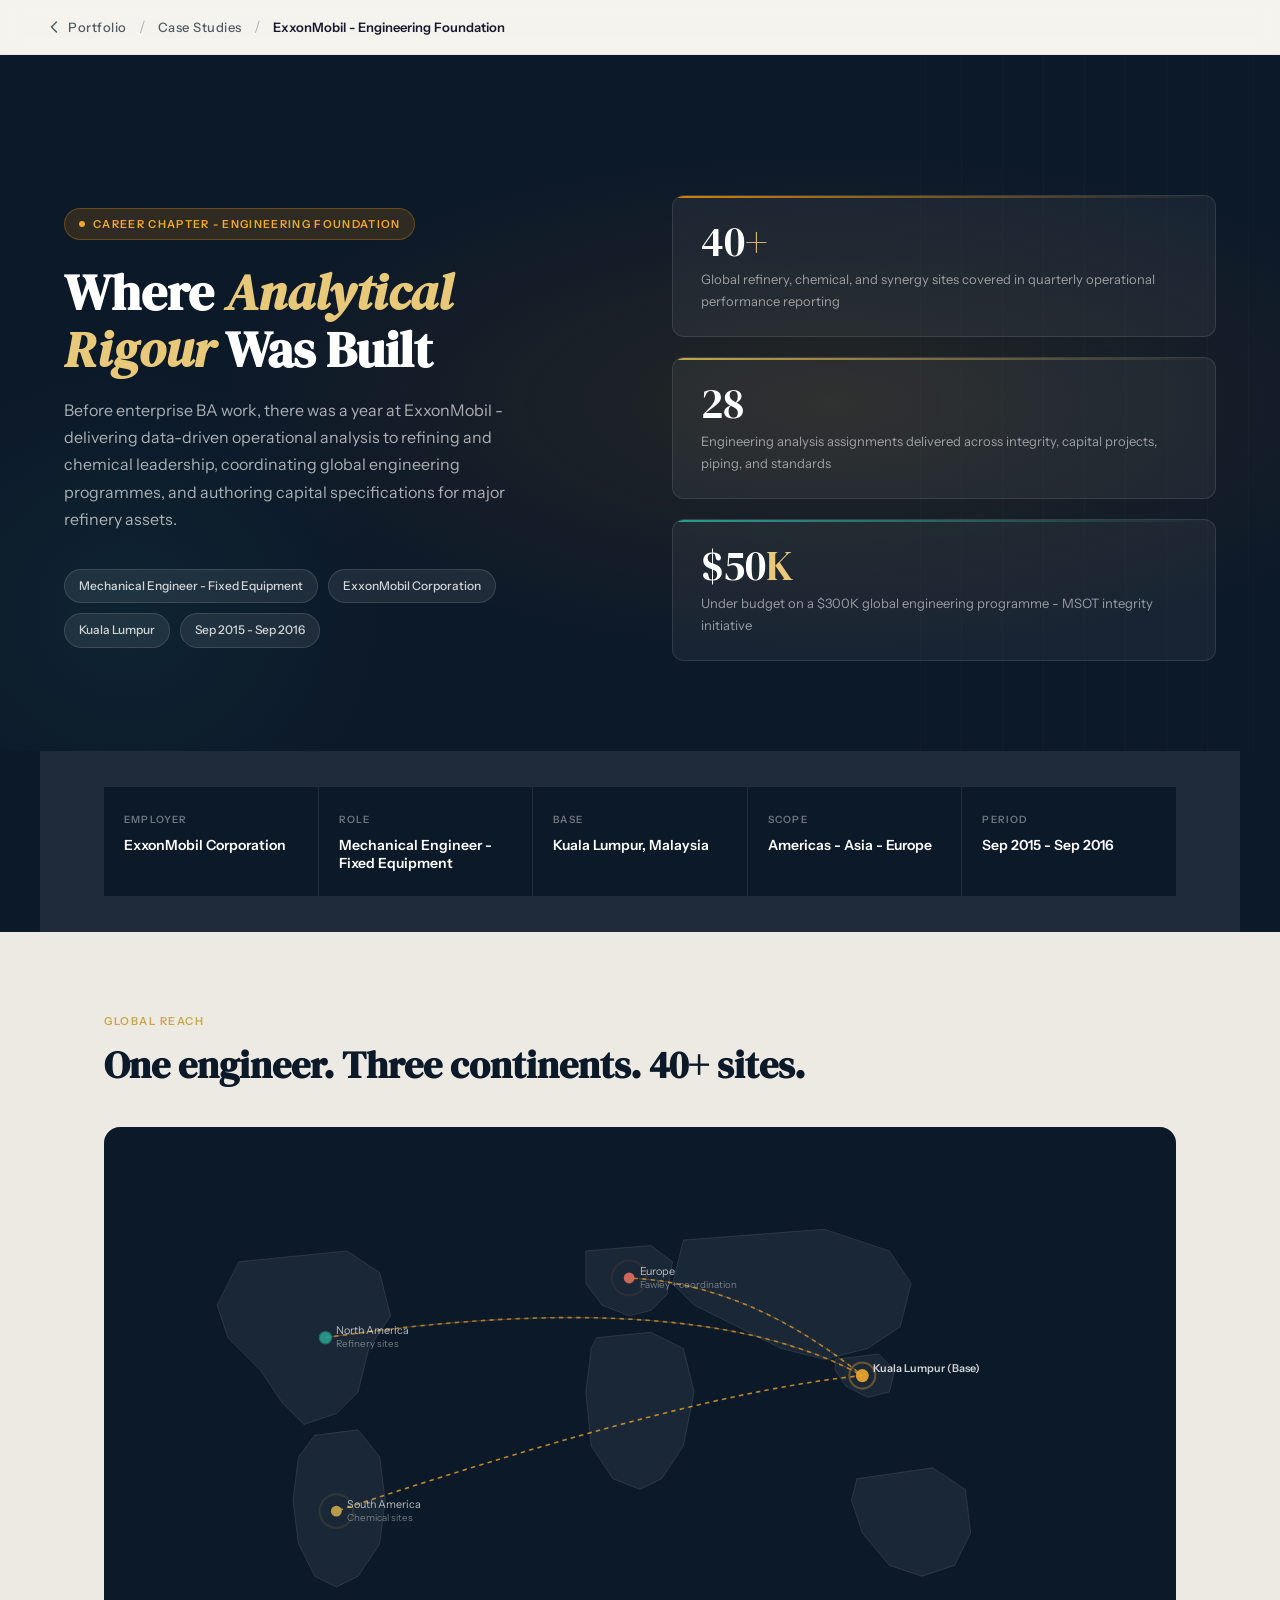
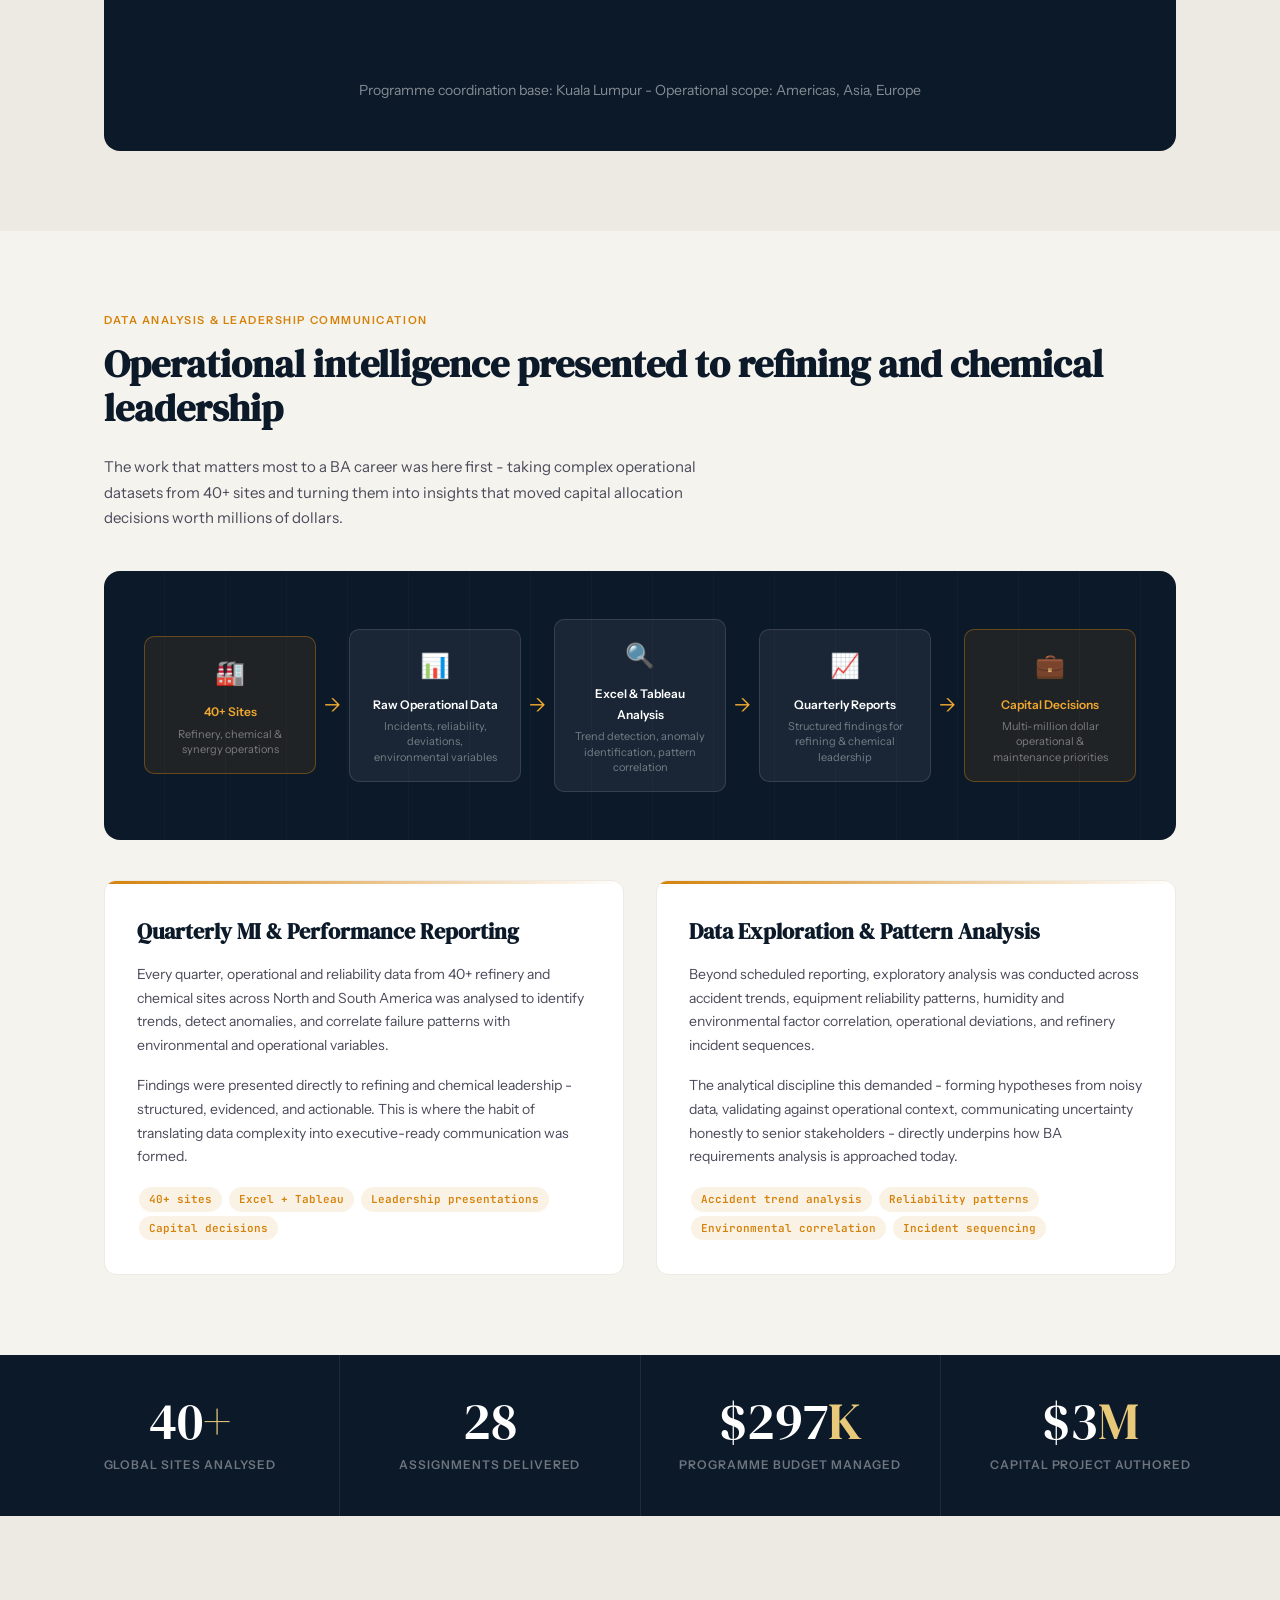
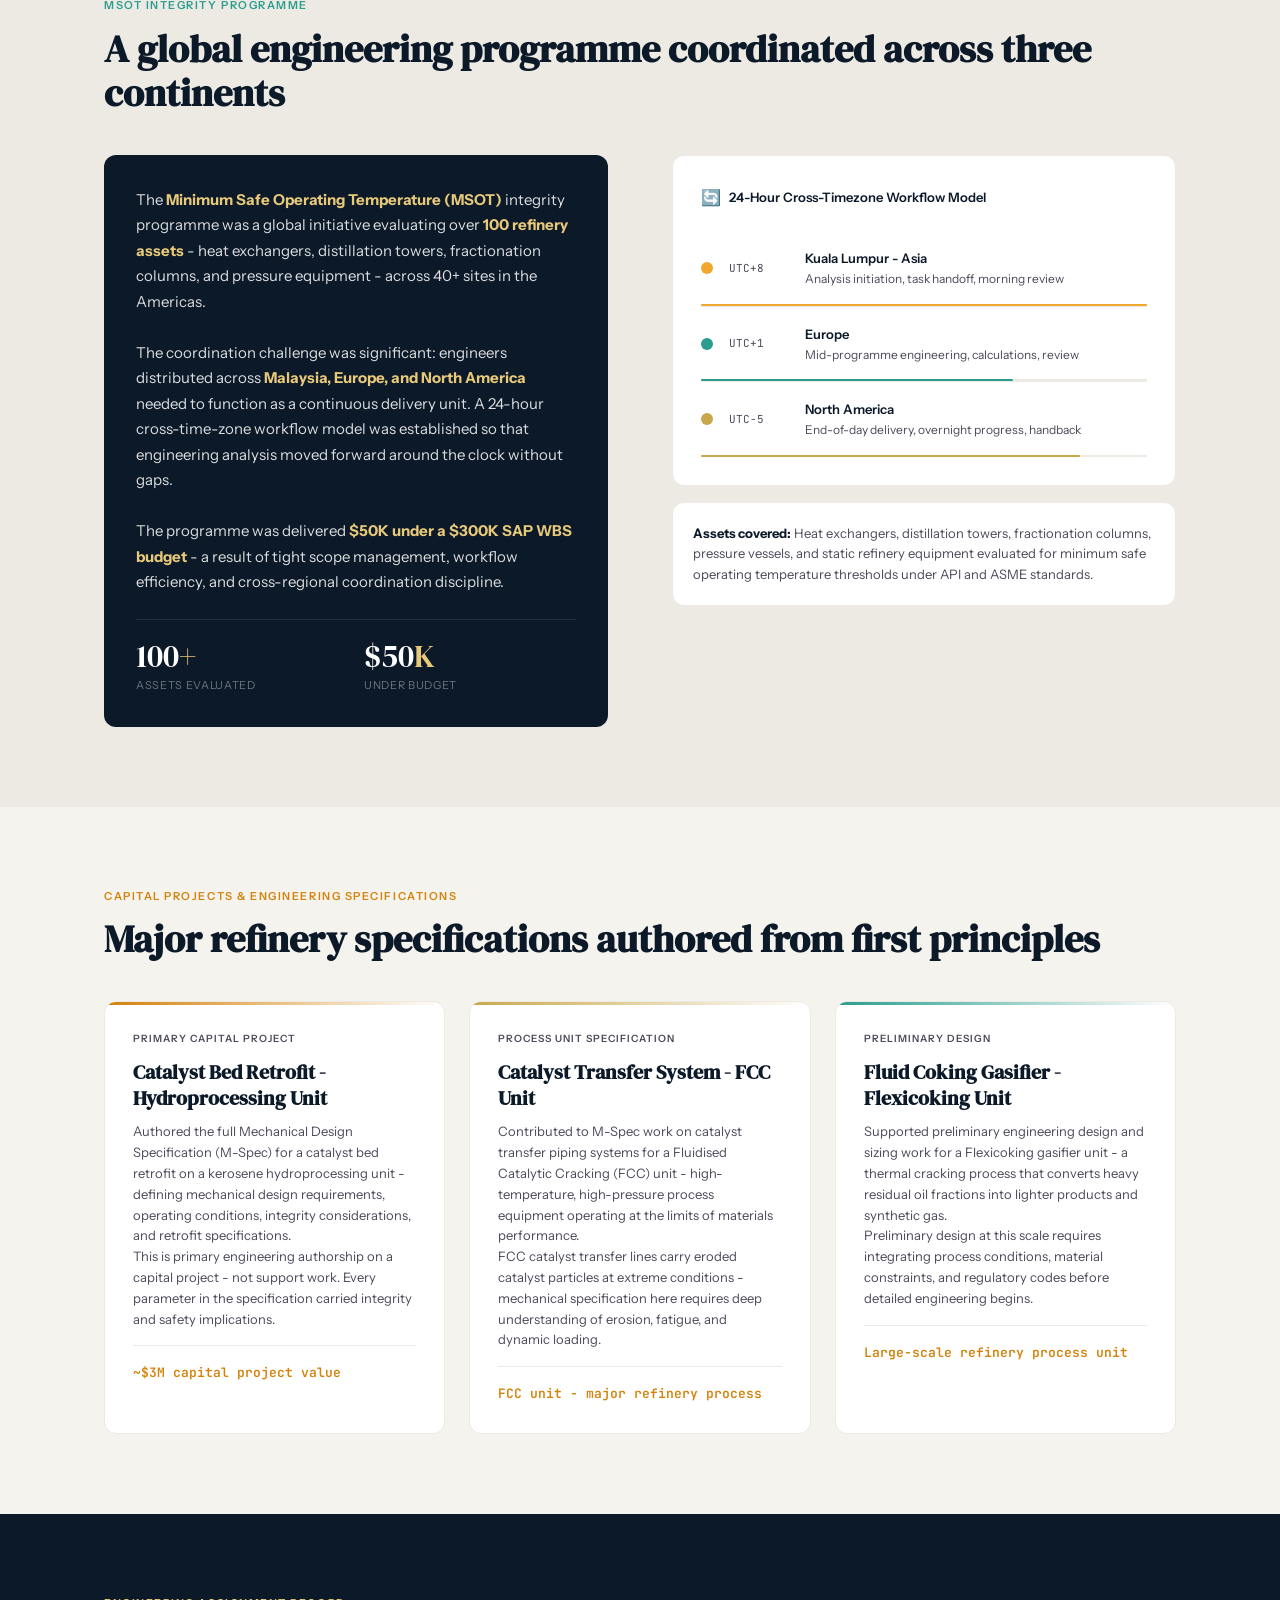
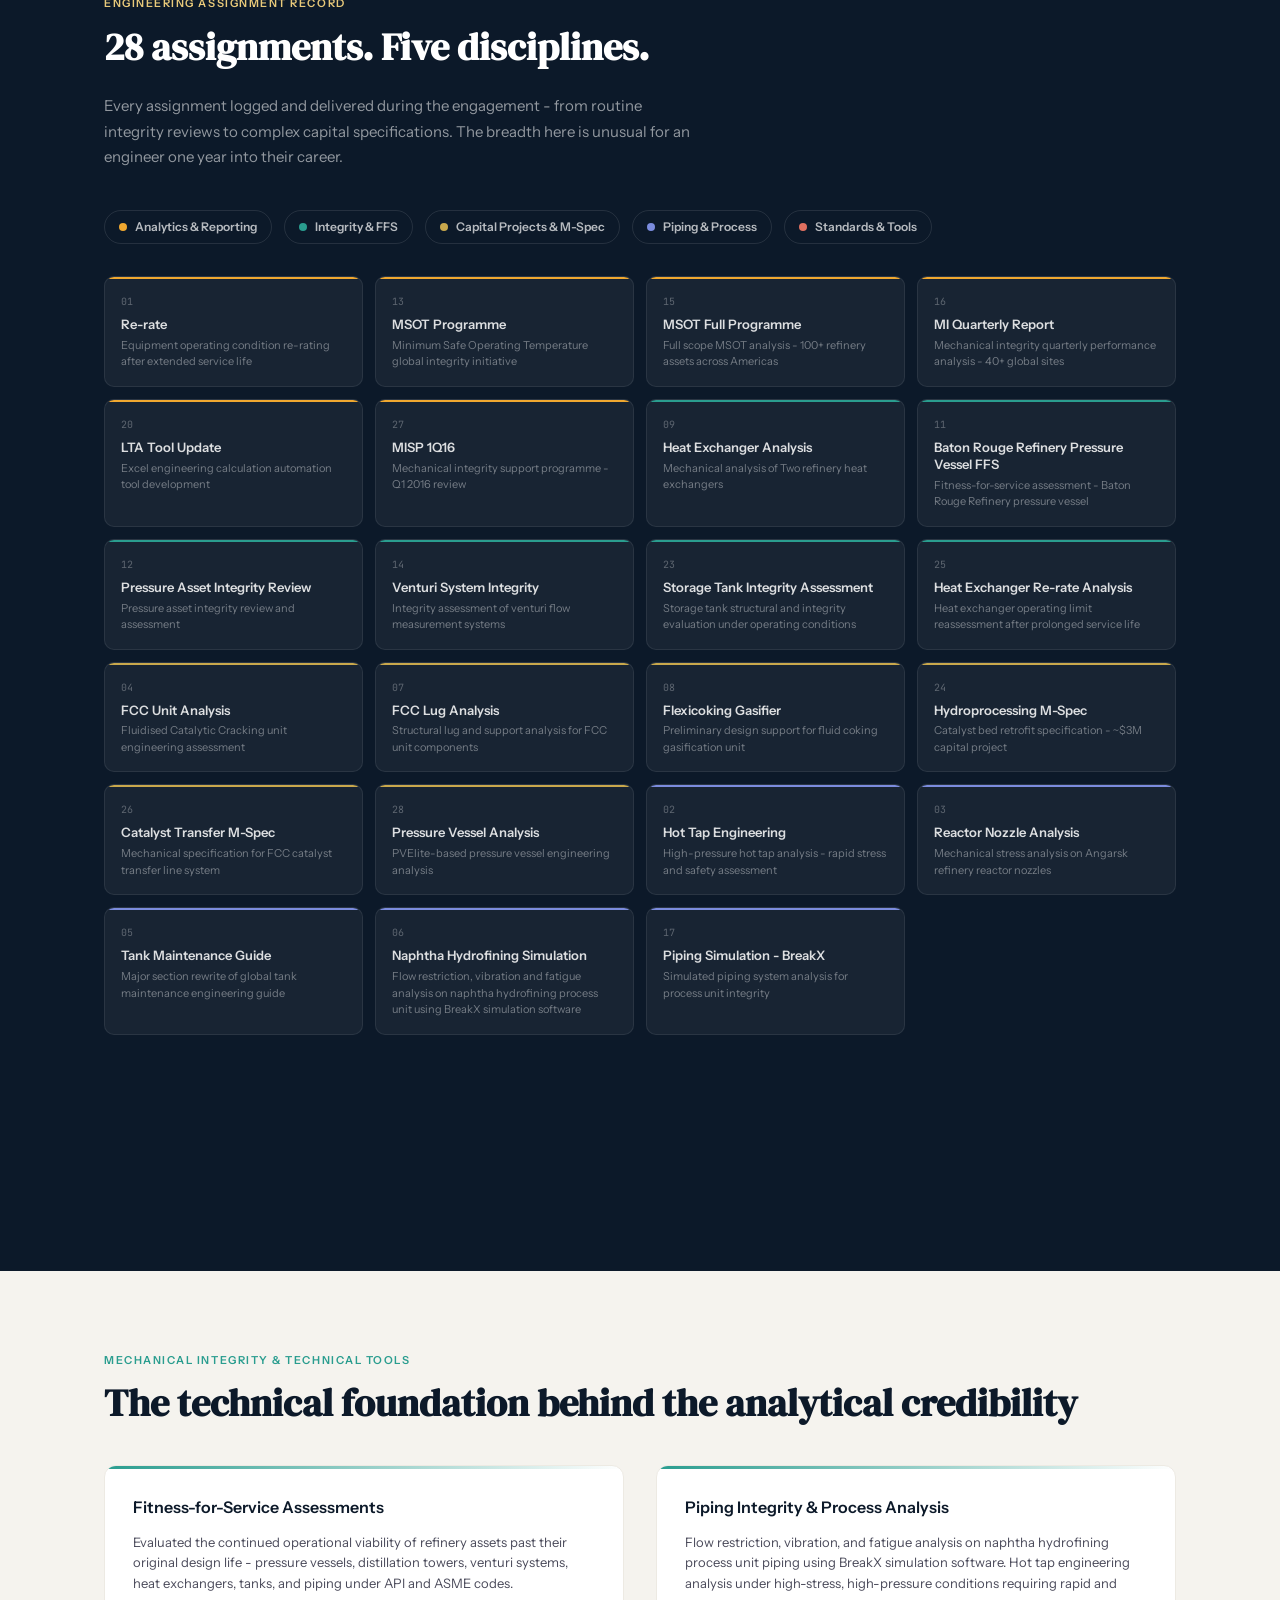
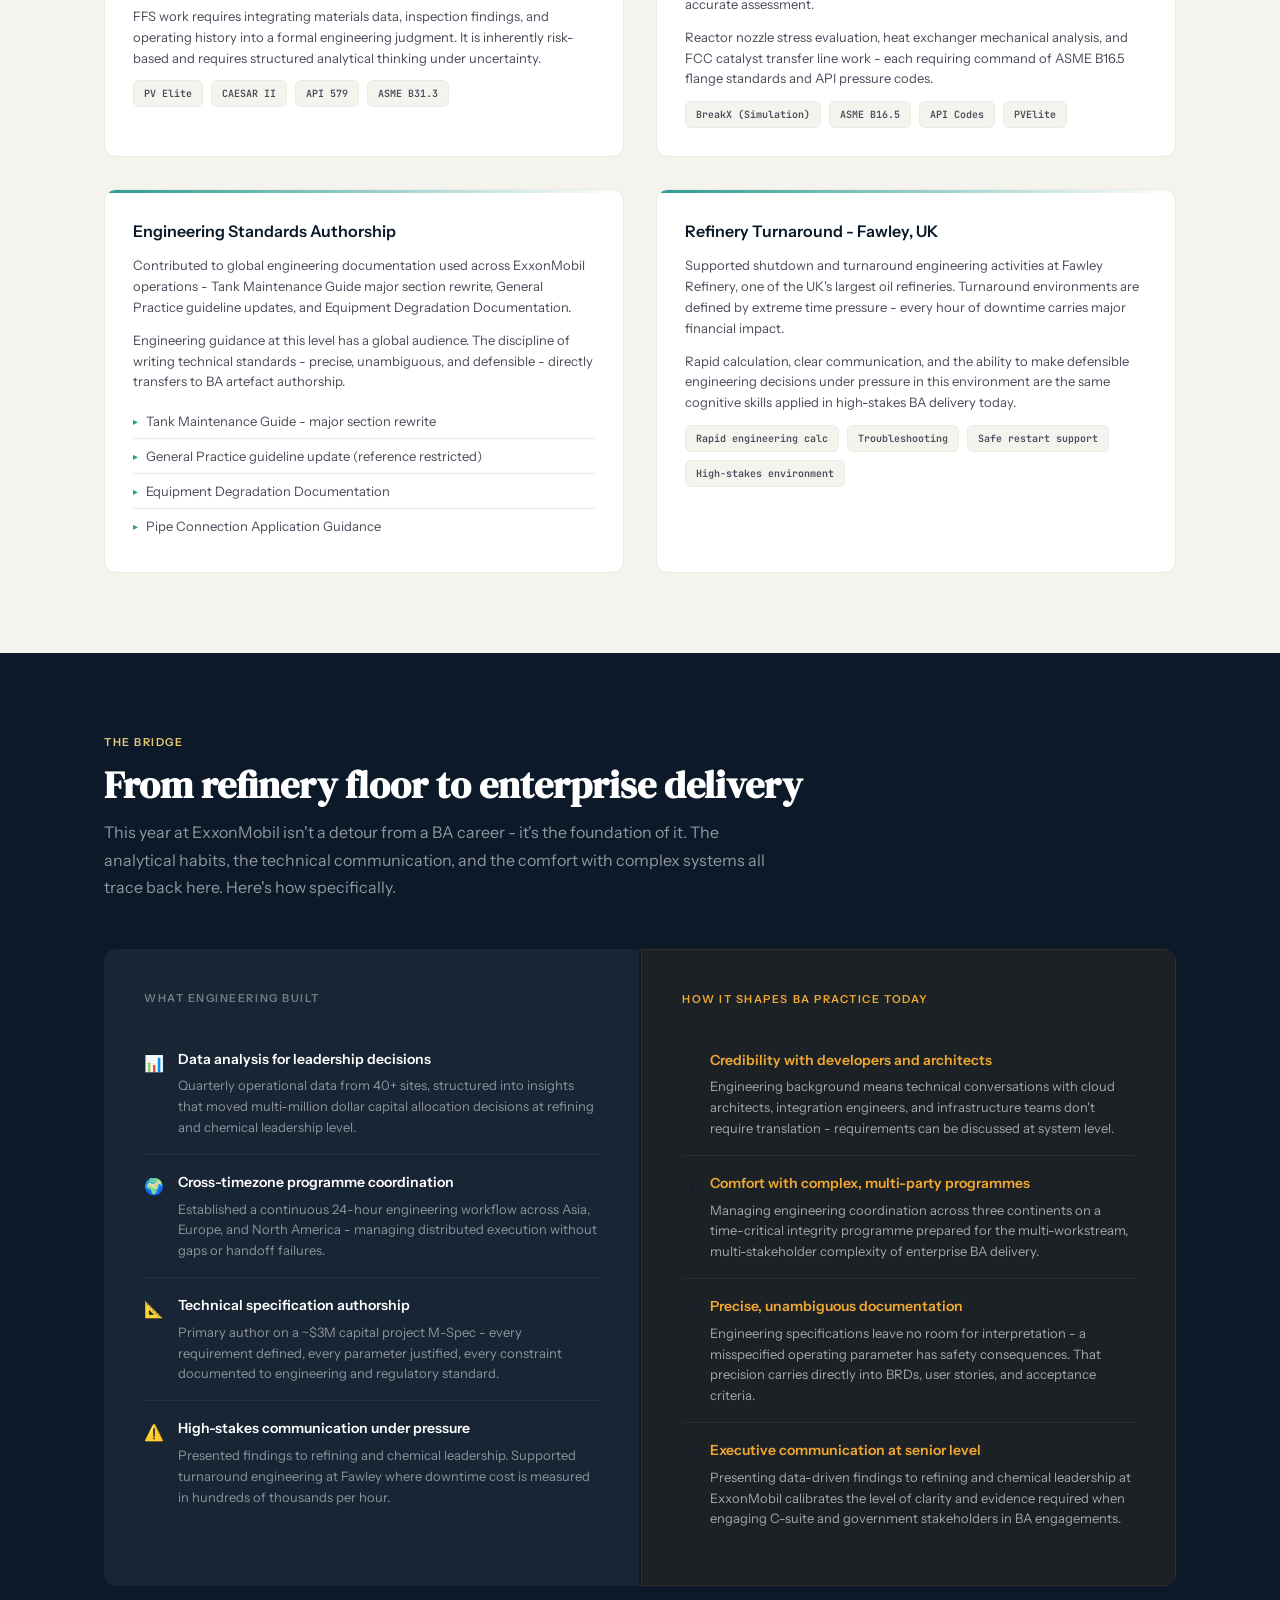
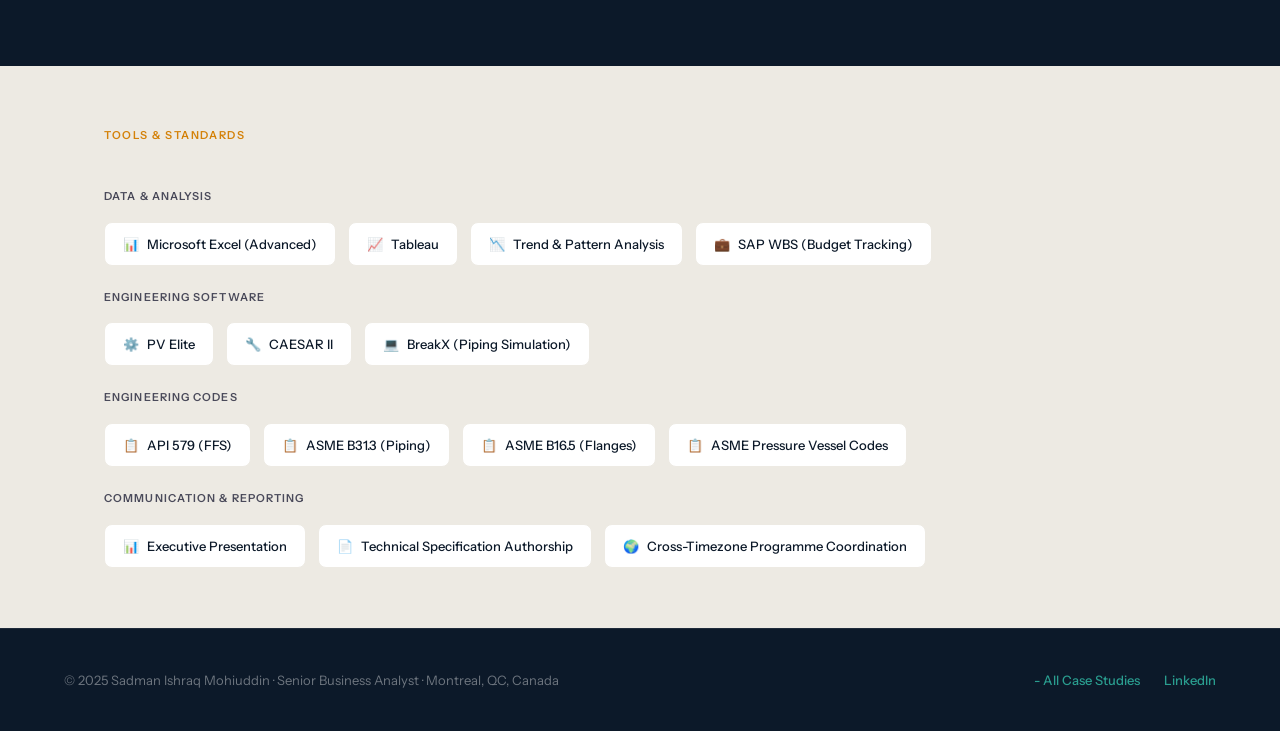
<file: public/embedded/exxonmobil-engineering.html>
<!DOCTYPE html>
<html lang="en">
<head>
<meta charset="UTF-8">
<meta name="viewport" content="width=device-width, initial-scale=1.0">
<title>ExxonMobil - Engineering Foundation · Sadman Ishraq Mohiuddin</title>
<link rel="preconnect" href="https://fonts.googleapis.com">
<link href="https://fonts.googleapis.com/css2?family=DM+Serif+Display:ital@0;1&family=Instrument+Sans:wght@400;500;600&family=JetBrains+Mono:wght@400;500&display=swap" rel="stylesheet">
<style>
:root{
  --cream:#f5f3ee;--cream-dark:#edeae3;--navy:#0c1929;--navy-mid:#152538;--navy-light:#1e3a52;
  --gold:#c9a84c;--gold-light:#e8c97a;--teal:#2a9d8f;--amber:#d4820a;--amber-light:#f0a830;
  --text-dark:#1a1a2e;--text-mid:#4a4a5a;
  --serif:'DM Serif Display',Georgia,serif;--sans:'Instrument Sans',sans-serif;--mono:'JetBrains Mono',monospace;
  --radius:12px
}
*,*::before,*::after{box-sizing:border-box;margin:0;padding:0}
html{scroll-behavior:smooth;color-scheme:light}
body{background:var(--cream)!important;color:var(--text-dark)!important;font-family:var(--sans);font-size:15px;line-height:1.7;overflow-x:hidden}

/* NAV */
.back-nav{position:sticky;top:0;z-index:100;background:rgba(245,243,238,.92);backdrop-filter:blur(10px);border-bottom:1px solid var(--cream-dark);padding:14px 48px;display:flex;align-items:center;gap:12px}
.back-nav a{color:var(--navy);text-decoration:none;font-size:13px;font-weight:500;letter-spacing:.04em;display:flex;align-items:center;gap:6px;opacity:.7;transition:opacity .2s}
.back-nav a:hover{opacity:1}.back-nav .sep{opacity:.3}.back-nav .current{opacity:1;font-weight:600;font-size:13px}

/* HERO */
.hero{background:var(--navy);padding:140px 64px 90px;position:relative;overflow:hidden}
.hero::before{content:'';position:absolute;inset:0;background:radial-gradient(ellipse 80% 60% at 65% 50%,rgba(212,130,10,.12) 0%,transparent 60%),radial-gradient(ellipse 40% 70% at 10% 80%,rgba(42,157,143,.08) 0%,transparent 50%);pointer-events:none}
.hero::after{content:'';position:absolute;top:0;right:0;width:400px;height:100%;background:repeating-linear-gradient(90deg,transparent,transparent 40px,rgba(255,255,255,.015) 40px,rgba(255,255,255,.015) 41px);pointer-events:none}
.hero-grid{display:grid;grid-template-columns:1fr 1fr;gap:64px;align-items:center;max-width:1200px;margin:0 auto;position:relative}
.hero-tag{display:inline-flex;align-items:center;gap:8px;background:rgba(212,130,10,.18);border:1px solid rgba(212,130,10,.35);color:var(--amber-light);font-size:11px;font-weight:600;letter-spacing:.12em;text-transform:uppercase;padding:6px 14px;border-radius:100px;margin-bottom:24px}
.hero-tag::before{content:'';width:6px;height:6px;background:var(--amber-light);border-radius:50%;animation:pulse 2s infinite}
@keyframes pulse{0%,100%{opacity:1}50%{opacity:.4}}
.hero h1{font-family:var(--serif);font-size:clamp(34px,4vw,52px);color:#fff!important;line-height:1.1;margin-bottom:20px}
.hero h1 em{color:var(--gold-light);font-style:italic}
.hero-sub{color:rgba(255,255,255,.65);font-size:16px;line-height:1.7;margin-bottom:36px;max-width:480px}
.hero-meta{display:flex;flex-wrap:wrap;gap:10px}
.hero-badge{background:rgba(255,255,255,.08);border:1px solid rgba(255,255,255,.12);color:rgba(255,255,255,.8);font-size:12px;font-weight:500;padding:6px 14px;border-radius:100px}
.hero-stats{display:flex;flex-direction:column;gap:20px}
.stat-card{background:rgba(255,255,255,.05);border:1px solid rgba(255,255,255,.1);border-radius:var(--radius);padding:24px 28px;position:relative;overflow:hidden}
.stat-card::before{content:'';position:absolute;top:0;left:0;right:0;height:2px;background:linear-gradient(90deg,var(--amber),transparent)}
.stat-card.teal::before{background:linear-gradient(90deg,var(--teal),transparent)}
.stat-card.gold::before{background:linear-gradient(90deg,var(--gold),transparent)}
.stat-num{font-family:var(--serif);font-size:42px;color:#fff;line-height:1;margin-bottom:6px}
.stat-num span{color:var(--gold-light)}.stat-label{color:rgba(255,255,255,.55);font-size:13px}

/* CONTEXT STRIP */
.context-strip{background:var(--navy);padding:0}
.context-inner{max-width:1200px;margin:0 auto;padding:36px 64px;display:grid;grid-template-columns:repeat(5,1fr);gap:1px;background:rgba(255,255,255,.08)}
.ctx-item{background:var(--navy);padding:24px 20px}
.ctx-label{font-size:10px;font-weight:600;letter-spacing:.12em;text-transform:uppercase;color:rgba(255,255,255,.4);margin-bottom:8px}
.ctx-value{font-size:14px;font-weight:600;color:#fff;line-height:1.3}

/* SHARED */
section{max-width:1200px;margin:0 auto;padding:80px 64px}
.section-label{font-size:11px;font-weight:600;letter-spacing:.14em;text-transform:uppercase;color:var(--amber);margin-bottom:12px}
.section-label.teal{color:var(--teal)}
.section-label.gold{color:var(--gold)}
h2{font-family:var(--serif);font-size:clamp(28px,3vw,40px);color:var(--navy);line-height:1.15;margin-bottom:24px}
.divider{border:none;border-top:1px solid var(--cream-dark);margin:0}

/* ANALYTICS SECTION */
.analytics-section{background:var(--cream);padding:80px 0}
.analytics-inner{max-width:1200px;margin:0 auto;padding:0 64px}

/* DATA FLOW DIAGRAM */
.dataflow-wrap{background:var(--navy);border-radius:16px;padding:48px 40px;margin:40px 0;position:relative;overflow:hidden}
.dataflow-wrap::before{content:'';position:absolute;inset:0;background:repeating-linear-gradient(90deg,transparent,transparent 60px,rgba(255,255,255,.02) 60px,rgba(255,255,255,.02) 61px);pointer-events:none}
.dataflow{display:flex;align-items:center;justify-content:space-between;gap:8px;position:relative;flex-wrap:wrap}
.df-node{background:rgba(255,255,255,.06);border:1px solid rgba(255,255,255,.12);border-radius:10px;padding:16px 20px;text-align:center;flex:1;min-width:120px;position:relative;opacity:0;transform:translateY(16px);transition:opacity .5s ease,transform .5s ease}
.df-node.visible{opacity:1;transform:translateY(0)}
.df-icon{font-size:24px;margin-bottom:8px;display:block}
.df-label{font-size:12px;font-weight:600;color:#fff;margin-bottom:4px}
.df-sub{font-size:11px;color:rgba(255,255,255,.4);line-height:1.4}
.df-arrow{color:var(--amber-light);font-size:20px;flex-shrink:0;opacity:0;transition:opacity .4s ease}
.df-arrow.visible{opacity:1}
.df-node.highlight{border-color:rgba(212,130,10,.4);background:rgba(212,130,10,.1)}
.df-node.highlight .df-label{color:var(--amber-light)}

.analytics-grid{display:grid;grid-template-columns:1fr 1fr;gap:32px;margin-top:32px}
.analytics-card{background:#fff;border:1px solid var(--cream-dark);border-radius:var(--radius);padding:32px;position:relative;overflow:hidden}
.analytics-card::before{content:'';position:absolute;top:0;left:0;right:0;height:3px;background:linear-gradient(90deg,var(--amber),transparent)}
.analytics-card h3{font-family:var(--serif);font-size:22px;color:var(--navy);margin-bottom:12px}
.analytics-card p{font-size:14px;color:var(--text-mid);line-height:1.7;margin-bottom:16px}
.analytics-card p:last-child{margin-bottom:0}
.stat-inline{font-family:var(--mono);font-size:11px;font-weight:600;color:var(--amber);background:rgba(212,130,10,.1);padding:3px 10px;border-radius:100px;display:inline-block;margin:2px}

/* COUNTER STRIP */
.counter-strip{background:var(--navy);padding:0}
.counter-inner{max-width:1200px;margin:0 auto;display:grid;grid-template-columns:repeat(4,1fr);gap:1px;background:rgba(255,255,255,.08)}
.counter-item{background:var(--navy);padding:40px 28px;text-align:center}
.counter-val{font-family:var(--serif);font-size:52px;color:#fff;line-height:1;margin-bottom:8px}
.counter-val span{color:var(--gold-light)}
.counter-label{font-size:12px;font-weight:600;letter-spacing:.08em;text-transform:uppercase;color:rgba(255,255,255,.4)}

/* MSOT SECTION */
.msot-section{background:var(--cream-dark);padding:80px 0}
.msot-inner{max-width:1200px;margin:0 auto;padding:0 64px}
.msot-grid{display:grid;grid-template-columns:1fr 1fr;gap:64px;align-items:start;margin-top:40px}
.msot-summary{background:var(--navy);border-radius:var(--radius);padding:32px;color:rgba(255,255,255,.85);font-size:15px;line-height:1.7}
.msot-summary strong{color:var(--gold-light)}
.msot-summary .msot-stat{margin-top:24px;padding-top:20px;border-top:1px solid rgba(255,255,255,.1);display:grid;grid-template-columns:1fr 1fr;gap:16px}
.msot-stat-item .val{font-family:var(--serif);font-size:32px;color:#fff;line-height:1;margin-bottom:4px}
.msot-stat-item .val span{color:var(--gold-light)}
.msot-stat-item .lbl{font-size:11px;color:rgba(255,255,255,.4);letter-spacing:.06em;text-transform:uppercase}

/* TIMEZONE FLOW */
.tz-flow{background:#fff;border:1px solid var(--cream-dark);border-radius:var(--radius);padding:28px;margin-top:0}
.tz-title{font-size:13px;font-weight:600;color:var(--navy);margin-bottom:20px;display:flex;align-items:center;gap:8px}
.tz-title::before{content:'🔄';font-size:16px}
.tz-nodes{display:flex;flex-direction:column;gap:0}
.tz-node{display:flex;align-items:center;gap:16px;padding:16px 0;border-bottom:1px solid var(--cream-dark);position:relative}
.tz-node:last-child{border-bottom:none}
.tz-dot{width:12px;height:12px;border-radius:50%;flex-shrink:0}
.tz-time{font-family:var(--mono);font-size:11px;color:var(--text-mid);width:60px;flex-shrink:0}
.tz-region{font-size:13px;font-weight:600;color:var(--navy);flex:1}
.tz-detail{font-size:12px;color:var(--text-mid)}
.tz-bar{position:absolute;left:0;bottom:0;height:2px;background:var(--cream-dark);width:100%}
.tz-bar-fill{height:100%;border-radius:2px;width:0;transition:width 1.2s cubic-bezier(.4,0,.2,1)}

/* CAPITAL PROJECTS */
.capital-section{background:var(--cream);padding:80px 0}
.capital-inner{max-width:1200px;margin:0 auto;padding:0 64px}
.capital-grid{display:grid;grid-template-columns:1fr 1fr 1fr;gap:24px;margin-top:40px}
.capital-card{background:#fff;border:1px solid var(--cream-dark);border-radius:var(--radius);padding:28px;position:relative;overflow:hidden;transition:box-shadow .2s}
.capital-card:hover{box-shadow:0 8px 32px rgba(12,25,41,.08)}
.capital-card::before{content:'';position:absolute;top:0;left:0;right:0;height:3px;background:linear-gradient(90deg,var(--navy),transparent)}
.capital-card.amber::before{background:linear-gradient(90deg,var(--amber),transparent)}
.capital-card.gold::before{background:linear-gradient(90deg,var(--gold),transparent)}
.capital-card.teal::before{background:linear-gradient(90deg,var(--teal),transparent)}
.cap-tag{font-size:10px;font-weight:600;letter-spacing:.1em;text-transform:uppercase;color:var(--text-mid);margin-bottom:12px}
.capital-card h3{font-family:var(--serif);font-size:20px;color:var(--navy);margin-bottom:10px;line-height:1.3}
.capital-card p{font-size:13px;color:var(--text-mid);line-height:1.6}
.cap-value{font-family:var(--mono);font-size:13px;font-weight:600;color:var(--amber);margin-top:16px;padding-top:16px;border-top:1px solid var(--cream-dark)}

/* ASSIGNMENT GRID */
.assignments-section{background:var(--navy);padding:80px 0}
.assignments-inner{max-width:1200px;margin:0 auto;padding:0 64px}
.assignments-inner .section-label{color:var(--gold-light)}
.assignments-inner h2{color:#fff}
.assignments-inner p{color:rgba(255,255,255,.55);max-width:600px;margin-bottom:40px}
.cat-legend{display:flex;flex-wrap:wrap;gap:12px;margin-bottom:32px}
.cat-pill{display:flex;align-items:center;gap:8px;font-size:12px;font-weight:600;color:rgba(255,255,255,.7);padding:6px 14px;border-radius:100px;border:1px solid rgba(255,255,255,.1)}
.cat-dot{width:8px;height:8px;border-radius:50%;flex-shrink:0}
.assignments-grid{display:grid;grid-template-columns:repeat(4,1fr);gap:12px}
.asgn-card{background:rgba(255,255,255,.05);border:1px solid rgba(255,255,255,.08);border-radius:10px;padding:16px;cursor:default;transition:all .2s;position:relative;overflow:hidden;opacity:0;transform:translateY(12px);transition:opacity .4s ease,transform .4s ease,background .2s,border-color .2s}
.asgn-card.visible{opacity:1;transform:translateY(0)}
.asgn-card:hover{background:rgba(255,255,255,.1);border-color:rgba(255,255,255,.2)}
.asgn-num{font-family:var(--mono);font-size:10px;color:rgba(255,255,255,.3);margin-bottom:6px}
.asgn-name{font-size:13px;font-weight:600;color:rgba(255,255,255,.85);margin-bottom:4px;line-height:1.3}
.asgn-desc{font-size:11px;color:rgba(255,255,255,.4);line-height:1.5}
.asgn-cat{position:absolute;top:0;left:0;right:0;height:2px}

/* GLOBAL MAP */
.map-section{background:var(--cream-dark);padding:80px 0}
.map-inner{max-width:1200px;margin:0 auto;padding:0 64px}
.map-wrap{background:var(--navy);border-radius:16px;padding:48px;margin-top:40px;position:relative;overflow:hidden}
.map-subtitle{color:rgba(255,255,255,.5);font-size:14px;margin-top:16px;text-align:center}
svg.world-map{width:100%;height:auto;display:block}

/* INTEGRITY SECTION */
.integrity-section{background:var(--cream);padding:80px 0}
.integrity-inner{max-width:1200px;margin:0 auto;padding:0 64px}
.integrity-grid{display:grid;grid-template-columns:1fr 1fr;gap:32px;margin-top:40px}
.integrity-card{background:#fff;border:1px solid var(--cream-dark);border-radius:var(--radius);padding:28px;position:relative;overflow:hidden}
.integrity-card::before{content:'';position:absolute;top:0;left:0;right:0;height:3px;background:linear-gradient(90deg,var(--teal),transparent)}
.integrity-card h3{font-size:16px;font-weight:600;color:var(--navy);margin-bottom:10px}
.integrity-card p{font-size:13px;color:var(--text-mid);line-height:1.6;margin-bottom:12px}
.tool-pills{display:flex;flex-wrap:wrap;gap:8px;margin-top:12px}
.tool-pill-sm{font-family:var(--mono);font-size:10px;font-weight:600;padding:4px 10px;border-radius:6px;background:var(--cream);border:1px solid var(--cream-dark);color:var(--text-mid)}
.code-list{list-style:none;margin-top:12px}
.code-list li{font-size:13px;color:var(--text-mid);padding:6px 0;border-bottom:1px solid var(--cream-dark);display:flex;align-items:center;gap:8px}
.code-list li:last-child{border-bottom:none}
.code-list li::before{content:'▸';color:var(--teal);font-size:10px}

/* BRIDGE SECTION */
.bridge-section{background:var(--navy);padding:80px 0}
.bridge-inner{max-width:1200px;margin:0 auto;padding:0 64px}
.bridge-inner .section-label{color:var(--gold-light)}
.bridge-inner h2{color:#fff;margin-bottom:12px}
.bridge-intro{color:rgba(255,255,255,.55);font-size:16px;max-width:680px;margin-bottom:48px;line-height:1.7}
.bridge-grid{display:grid;grid-template-columns:1fr 1fr;gap:2px;border-radius:var(--radius);overflow:hidden}
.bridge-col{padding:40px}
.bridge-col.left{background:rgba(255,255,255,.05)}
.bridge-col.right{background:rgba(212,130,10,.08);border:1px solid rgba(212,130,10,.15)}
.bridge-col-label{font-size:11px;font-weight:600;letter-spacing:.14em;text-transform:uppercase;margin-bottom:24px}
.bridge-col.left .bridge-col-label{color:rgba(255,255,255,.4)}
.bridge-col.right .bridge-col-label{color:var(--amber-light)}
.bridge-item{display:flex;gap:14px;padding:16px 0;border-bottom:1px solid rgba(255,255,255,.06)}
.bridge-item:last-child{border-bottom:none}
.bridge-arrow{font-size:16px;flex-shrink:0;margin-top:2px}
.bridge-item-title{font-size:14px;font-weight:600;color:#fff;margin-bottom:4px}
.bridge-item-desc{font-size:13px;color:rgba(255,255,255,.5);line-height:1.6}
.bridge-col.right .bridge-item-title{color:var(--amber-light)}
.bridge-col.right .bridge-item-desc{color:rgba(255,255,255,.6)}

/* TOOLS */
.tools-section{background:var(--cream-dark);padding:60px 0}
.tools-inner{max-width:1200px;margin:0 auto;padding:0 64px}
.tools-inner .section-label{color:var(--amber)}
.tools-grid{display:flex;flex-wrap:wrap;gap:12px;margin-top:32px}
.tool-badge{background:#fff;border:1px solid var(--cream-dark);border-radius:8px;padding:10px 18px;display:flex;align-items:center;gap:8px;transition:all .2s}
.tool-badge:hover{border-color:var(--navy);box-shadow:0 4px 12px rgba(12,25,41,.08)}
.tool-badge span{font-size:13px;font-weight:500;color:var(--navy)}
.tool-icon{font-size:16px}
.tool-cat{font-size:11px;font-weight:600;letter-spacing:.1em;text-transform:uppercase;color:var(--text-mid);padding:10px 0 4px;width:100%}

/* FOOTER */
footer{background:var(--navy);border-top:1px solid rgba(255,255,255,.08);padding:40px 64px;display:flex;justify-content:space-between;align-items:center}
footer p{font-size:13px;color:rgba(255,255,255,.4)}
.footer-links{display:flex;gap:24px}
.footer-links a{font-size:13px;color:var(--teal);text-decoration:none;font-weight:500}

.fade-up{opacity:0;transform:translateY(24px);transition:opacity .6s ease,transform .6s ease}
.fade-up.visible{opacity:1;transform:translateY(0)}

@media(max-width:900px){
  .hero{padding:120px 32px 64px}.hero-grid,.msot-grid,.analytics-grid,.integrity-grid,.bridge-grid{grid-template-columns:1fr}
  .capital-grid,.assignments-grid{grid-template-columns:1fr 1fr}
  .context-inner{grid-template-columns:1fr 1fr;padding:32px}
  .counter-inner{grid-template-columns:repeat(2,1fr)}
  section,.analytics-inner,.msot-inner,.capital-inner,.assignments-inner,.map-inner,.integrity-inner,.bridge-inner,.tools-inner{padding:0 32px}
  section{padding:60px 32px}
  .back-nav{padding-left:24px;padding-right:24px}
  footer{flex-direction:column;gap:16px;padding:32px;text-align:center}
}
</style>
</head>
<body>

<nav class="back-nav">
  <a href="https://sadmanishraqmohiuddin.vercel.app">
    <svg width="14" height="14" viewBox="0 0 14 14" fill="none"><path d="M8.5 2L3.5 7L8.5 12" stroke="currentColor" stroke-width="1.5" stroke-linecap="round"/></svg>
    Portfolio
  </a>
  <span class="sep">/</span>
  <a href="https://sadmanishraqmohiuddin.vercel.app/case-studies">Case Studies</a>
  <span class="sep">/</span>
  <span class="current">ExxonMobil - Engineering Foundation</span>
</nav>

<header class="hero">
  <div class="hero-grid">
    <div>
      <div class="hero-tag">Career Chapter - Engineering Foundation</div>
      <h1>Where <em>Analytical Rigour</em> Was Built</h1>
      <p class="hero-sub">Before enterprise BA work, there was a year at ExxonMobil - delivering data-driven operational analysis to refining and chemical leadership, coordinating global engineering programmes, and authoring capital specifications for major refinery assets.</p>
      <div class="hero-meta">
        <span class="hero-badge">Mechanical Engineer - Fixed Equipment</span>
        <span class="hero-badge">ExxonMobil Corporation</span>
        <span class="hero-badge">Kuala Lumpur</span>
        <span class="hero-badge">Sep 2015 - Sep 2016</span>
      </div>
    </div>
    <div class="hero-stats">
      <div class="stat-card">
        <div class="stat-num">40<span>+</span></div>
        <div class="stat-label">Global refinery, chemical, and synergy sites covered in quarterly operational performance reporting</div>
      </div>
      <div class="stat-card gold">
        <div class="stat-num">28<span></span></div>
        <div class="stat-label">Engineering analysis assignments delivered across integrity, capital projects, piping, and standards</div>
      </div>
      <div class="stat-card teal">
        <div class="stat-num">$50<span>K</span></div>
        <div class="stat-label">Under budget on a $300K global engineering programme - MSOT integrity initiative</div>
      </div>
    </div>
  </div>
</header>

<div class="context-strip">
  <div class="context-inner">
    <div class="ctx-item"><div class="ctx-label">Employer</div><div class="ctx-value">ExxonMobil Corporation</div></div>
    <div class="ctx-item"><div class="ctx-label">Role</div><div class="ctx-value">Mechanical Engineer - Fixed Equipment</div></div>
    <div class="ctx-item"><div class="ctx-label">Base</div><div class="ctx-value">Kuala Lumpur, Malaysia</div></div>
    <div class="ctx-item"><div class="ctx-label">Scope</div><div class="ctx-value">Americas - Asia - Europe</div></div>
    <div class="ctx-item"><div class="ctx-label">Period</div><div class="ctx-value">Sep 2015 - Sep 2016</div></div>
  </div>
</div>

<div class="map-section">
  <div class="map-inner">
    <div class="section-label gold">Global Reach</div>
    <h2>One engineer. Three continents. 40+ sites.</h2>
    <div class="map-wrap">
      <svg class="world-map" viewBox="0 0 900 450" xmlns="http://www.w3.org/2000/svg">
        <!-- Simplified continent outlines -->
        <g fill="rgba(255,255,255,0.06)" stroke="rgba(255,255,255,0.12)" stroke-width="0.8">
          <!-- North America -->
          <path d="M80,80 L180,70 L210,90 L220,130 L200,160 L190,200 L170,220 L140,230 L120,210 L100,180 L70,150 L60,120 Z"/>
          <!-- South America -->
          <path d="M150,240 L190,235 L210,260 L215,300 L210,340 L190,370 L170,380 L150,370 L135,340 L130,300 L135,260 Z"/>
          <!-- Europe -->
          <path d="M400,70 L460,65 L480,80 L475,110 L460,125 L440,130 L415,120 L400,100 Z"/>
          <!-- Africa -->
          <path d="M410,150 L460,145 L490,160 L500,200 L490,250 L470,280 L450,290 L425,280 L405,250 L400,200 L405,160 Z"/>
          <!-- Asia -->
          <path d="M490,60 L620,50 L680,70 L700,100 L690,140 L660,160 L620,170 L580,160 L540,140 L500,120 L480,100 Z"/>
          <!-- Southeast Asia / Malaysia -->
          <path d="M630,170 L670,165 L685,180 L680,200 L660,205 L640,195 L630,180 Z"/>
          <!-- Australia -->
          <path d="M650,280 L720,270 L750,290 L755,330 L740,360 L710,370 L680,360 L655,330 L645,300 Z"/>
        </g>

        <!-- CONNECTION LINES - animated -->
        <g stroke="rgba(240,168,48,0.25)" stroke-width="1" fill="none" stroke-dasharray="4,4">
          <!-- KL to North America -->
          <path d="M655,185 Q500,100 160,150" id="line1"/>
          <!-- KL to South America -->
          <path d="M655,185 Q500,200 170,310" id="line2"/>
          <!-- KL to Europe -->
          <path d="M655,185 Q550,100 440,95" id="line3"/>
        </g>

        <!-- ANIMATED CONNECTION LINES -->
        <g stroke="rgba(240,168,48,0.7)" stroke-width="1.5" fill="none" stroke-dasharray="4,4">
          <path d="M655,185 Q500,100 160,150" stroke-dashoffset="1000" style="animation:drawLine 3s ease-in-out infinite alternate">
            <animate attributeName="stroke-dashoffset" from="1000" to="0" dur="2.5s" begin="0s" repeatCount="indefinite"/>
          </path>
          <path d="M655,185 Q500,200 170,310" stroke-dashoffset="1000">
            <animate attributeName="stroke-dashoffset" from="1000" to="0" dur="3s" begin="0.5s" repeatCount="indefinite"/>
          </path>
          <path d="M655,185 Q550,100 440,95" stroke-dashoffset="1000">
            <animate attributeName="stroke-dashoffset" from="1000" to="0" dur="2s" begin="1s" repeatCount="indefinite"/>
          </path>
        </g>

        <!-- PULSING LOCATION DOTS -->
        <!-- Kuala Lumpur - Base -->
        <circle cx="655" cy="185" r="6" fill="#f0a830" opacity="0.9"/>
        <circle cx="655" cy="185" r="6" fill="none" stroke="#f0a830" stroke-width="2" opacity="0.6">
          <animate attributeName="r" from="6" to="20" dur="2s" repeatCount="indefinite"/>
          <animate attributeName="opacity" from="0.6" to="0" dur="2s" repeatCount="indefinite"/>
        </circle>
        <text x="665" y="182" fill="rgba(255,255,255,0.8)" font-size="10" font-family="'Instrument Sans', sans-serif" font-weight="600">Kuala Lumpur (Base)</text>

        <!-- North America -->
        <circle cx="160" cy="150" r="5" fill="#2a9d8f" opacity="0.9"/>
        <circle cx="160" cy="150" r="5" fill="none" stroke="#2a9d8f" stroke-width="2" opacity="0.6">
          <animate attributeName="r" from="5" to="18" dur="2.5s" begin="0.3s" repeatCount="indefinite"/>
          <animate attributeName="opacity" from="0.6" to="0" dur="2.5s" begin="0.3s" repeatCount="indefinite"/>
        </circle>
        <text x="170" y="147" fill="rgba(255,255,255,0.7)" font-size="10" font-family="'Instrument Sans', sans-serif">North America</text>
        <text x="170" y="159" fill="rgba(255,255,255,0.4)" font-size="9" font-family="'Instrument Sans', sans-serif">Refinery sites</text>

        <!-- South America -->
        <circle cx="170" cy="310" r="5" fill="#c9a84c" opacity="0.9"/>
        <circle cx="170" cy="310" r="5" fill="none" stroke="#c9a84c" stroke-width="2" opacity="0.6">
          <animate attributeName="r" from="5" to="18" dur="2.8s" begin="0.6s" repeatCount="indefinite"/>
          <animate attributeName="opacity" from="0.6" to="0" dur="2.8s" begin="0.6s" repeatCount="indefinite"/>
        </circle>
        <text x="180" y="307" fill="rgba(255,255,255,0.7)" font-size="10" font-family="'Instrument Sans', sans-serif">South America</text>
        <text x="180" y="319" fill="rgba(255,255,255,0.4)" font-size="9" font-family="'Instrument Sans', sans-serif">Chemical sites</text>

        <!-- Europe -->
        <circle cx="440" cy="95" r="5" fill="#e07060" opacity="0.9"/>
        <circle cx="440" cy="95" r="5" fill="none" stroke="#e07060" stroke-width="2" opacity="0.6">
          <animate attributeName="r" from="5" to="18" dur="2.3s" begin="0.9s" repeatCount="indefinite"/>
          <animate attributeName="opacity" from="0.6" to="0" dur="2.3s" begin="0.9s" repeatCount="indefinite"/>
        </circle>
        <text x="450" y="92" fill="rgba(255,255,255,0.7)" font-size="10" font-family="'Instrument Sans', sans-serif">Europe</text>
        <text x="450" y="104" fill="rgba(255,255,255,0.4)" font-size="9" font-family="'Instrument Sans', sans-serif">Fawley + coordination</text>
      </svg>
      <div class="map-subtitle">Programme coordination base: Kuala Lumpur - Operational scope: Americas, Asia, Europe</div>
    </div>
  </div>
</div>


<!-- ANALYTICS FIRST -->
<div class="analytics-section">
  <div class="analytics-inner">
    <div class="section-label">Data Analysis & Leadership Communication</div>
    <h2>Operational intelligence presented to refining and chemical leadership</h2>
    <p style="color:var(--text-mid);max-width:640px;margin-bottom:0">The work that matters most to a BA career was here first - taking complex operational datasets from 40+ sites and turning them into insights that moved capital allocation decisions worth millions of dollars.</p>

    <div class="dataflow-wrap" id="dataflowWrap">
      <div class="dataflow">
        <div class="df-node highlight" id="dfn0">
          <span class="df-icon">🏭</span>
          <div class="df-label">40+ Sites</div>
          <div class="df-sub">Refinery, chemical & synergy operations</div>
        </div>
        <div class="df-arrow" id="dfa0">→</div>
        <div class="df-node" id="dfn1">
          <span class="df-icon">📊</span>
          <div class="df-label">Raw Operational Data</div>
          <div class="df-sub">Incidents, reliability, deviations, environmental variables</div>
        </div>
        <div class="df-arrow" id="dfa1">→</div>
        <div class="df-node" id="dfn2">
          <span class="df-icon">🔍</span>
          <div class="df-label">Excel & Tableau Analysis</div>
          <div class="df-sub">Trend detection, anomaly identification, pattern correlation</div>
        </div>
        <div class="df-arrow" id="dfa2">→</div>
        <div class="df-node" id="dfn3">
          <span class="df-icon">📈</span>
          <div class="df-label">Quarterly Reports</div>
          <div class="df-sub">Structured findings for refining & chemical leadership</div>
        </div>
        <div class="df-arrow" id="dfa3">→</div>
        <div class="df-node highlight" id="dfn4">
          <span class="df-icon">💼</span>
          <div class="df-label">Capital Decisions</div>
          <div class="df-sub">Multi-million dollar operational & maintenance priorities</div>
        </div>
      </div>
    </div>

    <div class="analytics-grid">
      <div class="analytics-card fade-up">
        <h3>Quarterly MI & Performance Reporting</h3>
        <p>Every quarter, operational and reliability data from 40+ refinery and chemical sites across North and South America was analysed to identify trends, detect anomalies, and correlate failure patterns with environmental and operational variables.</p>
        <p>Findings were presented directly to refining and chemical leadership - structured, evidenced, and actionable. This is where the habit of translating data complexity into executive-ready communication was formed.</p>
        <div>
          <span class="stat-inline">40+ sites</span>
          <span class="stat-inline">Excel + Tableau</span>
          <span class="stat-inline">Leadership presentations</span>
          <span class="stat-inline">Capital decisions</span>
        </div>
      </div>
      <div class="analytics-card fade-up">
        <h3>Data Exploration & Pattern Analysis</h3>
        <p>Beyond scheduled reporting, exploratory analysis was conducted across accident trends, equipment reliability patterns, humidity and environmental factor correlation, operational deviations, and refinery incident sequences.</p>
        <p>The analytical discipline this demanded - forming hypotheses from noisy data, validating against operational context, communicating uncertainty honestly to senior stakeholders - directly underpins how BA requirements analysis is approached today.</p>
        <div>
          <span class="stat-inline">Accident trend analysis</span>
          <span class="stat-inline">Reliability patterns</span>
          <span class="stat-inline">Environmental correlation</span>
          <span class="stat-inline">Incident sequencing</span>
        </div>
      </div>
    </div>
  </div>
</div>

<!-- COUNTERS -->
<div class="counter-strip">
  <div class="counter-inner">
    <div class="counter-item">
      <div class="counter-val" data-target="40" data-suffix="+">0</div>
      <div class="counter-label">Global Sites Analysed</div>
    </div>
    <div class="counter-item">
      <div class="counter-val" data-target="28" data-suffix="">0</div>
      <div class="counter-label">Assignments Delivered</div>
    </div>
    <div class="counter-item">
      <div class="counter-val" data-target="300" data-prefix="$" data-suffix="K">0</div>
      <div class="counter-label">Programme Budget Managed</div>
    </div>
    <div class="counter-item">
      <div class="counter-val" data-target="3" data-prefix="$" data-suffix="M">0</div>
      <div class="counter-label">Capital Project Authored</div>
    </div>
  </div>
</div>

<!-- MSOT PROGRAMME -->
<div class="msot-section">
  <div class="msot-inner">
    <div class="section-label teal">MSOT Integrity Programme</div>
    <h2>A global engineering programme coordinated across three continents</h2>
    <div class="msot-grid">
      <div class="msot-summary">
        The <strong>Minimum Safe Operating Temperature (MSOT)</strong> integrity programme was a global initiative evaluating over <strong>100 refinery assets</strong> - heat exchangers, distillation towers, fractionation columns, and pressure equipment - across 40+ sites in the Americas.<br><br>
        The coordination challenge was significant: engineers distributed across <strong>Malaysia, Europe, and North America</strong> needed to function as a continuous delivery unit. A 24-hour cross-time-zone workflow model was established so that engineering analysis moved forward around the clock without gaps.<br><br>
        The programme was delivered <strong>$50K under a $300K SAP WBS budget</strong> - a result of tight scope management, workflow efficiency, and cross-regional coordination discipline.
        <div class="msot-stat">
          <div class="msot-stat-item"><div class="val">100<span>+</span></div><div class="lbl">Assets Evaluated</div></div>
          <div class="msot-stat-item"><div class="val">$50<span>K</span></div><div class="lbl">Under Budget</div></div>
        </div>
      </div>
      <div>
        <div class="tz-flow">
          <div class="tz-title">24-Hour Cross-Timezone Workflow Model</div>
          <div class="tz-nodes">
            <div class="tz-node">
              <div class="tz-dot" style="background:#f0a830"></div>
              <div class="tz-time">UTC+8</div>
              <div><div class="tz-region">Kuala Lumpur - Asia</div><div class="tz-detail">Analysis initiation, task handoff, morning review</div></div>
              <div class="tz-bar"><div class="tz-bar-fill" data-w="100%" style="background:#f0a830"></div></div>
            </div>
            <div class="tz-node">
              <div class="tz-dot" style="background:#2a9d8f"></div>
              <div class="tz-time">UTC+1</div>
              <div><div class="tz-region">Europe</div><div class="tz-detail">Mid-programme engineering, calculations, review</div></div>
              <div class="tz-bar"><div class="tz-bar-fill" data-w="70%" style="background:#2a9d8f"></div></div>
            </div>
            <div class="tz-node">
              <div class="tz-dot" style="background:#c9a84c"></div>
              <div class="tz-time">UTC-5</div>
              <div><div class="tz-region">North America</div><div class="tz-detail">End-of-day delivery, overnight progress, handback</div></div>
              <div class="tz-bar"><div class="tz-bar-fill" data-w="85%" style="background:#c9a84c"></div></div>
            </div>
          </div>
        </div>
        <div style="margin-top:16px;padding:20px;background:#fff;border:1px solid var(--cream-dark);border-radius:var(--radius);font-size:13px;color:var(--text-mid);line-height:1.6">
          <strong style="color:var(--navy)">Assets covered:</strong> Heat exchangers, distillation towers, fractionation columns, pressure vessels, and static refinery equipment evaluated for minimum safe operating temperature thresholds under API and ASME standards.
        </div>
      </div>
    </div>
  </div>
</div>

<!-- CAPITAL PROJECTS -->
<div class="capital-section">
  <div class="capital-inner">
    <div class="section-label">Capital Projects & Engineering Specifications</div>
    <h2>Major refinery specifications authored from first principles</h2>
    <div class="capital-grid">
      <div class="capital-card amber fade-up">
        <div class="cap-tag">Primary Capital Project</div>
        <h3>Catalyst Bed Retrofit - Hydroprocessing Unit</h3>
        <p>Authored the full Mechanical Design Specification (M-Spec) for a catalyst bed retrofit on a kerosene hydroprocessing unit - defining mechanical design requirements, operating conditions, integrity considerations, and retrofit specifications.</p>
        <p>This is primary engineering authorship on a capital project - not support work. Every parameter in the specification carried integrity and safety implications.</p>
        <div class="cap-value">~$3M capital project value</div>
      </div>
      <div class="capital-card gold fade-up">
        <div class="cap-tag">Process Unit Specification</div>
        <h3>Catalyst Transfer System - FCC Unit</h3>
        <p>Contributed to M-Spec work on catalyst transfer piping systems for a Fluidised Catalytic Cracking (FCC) unit - high-temperature, high-pressure process equipment operating at the limits of materials performance.</p>
        <p>FCC catalyst transfer lines carry eroded catalyst particles at extreme conditions - mechanical specification here requires deep understanding of erosion, fatigue, and dynamic loading.</p>
        <div class="cap-value">FCC unit - major refinery process</div>
      </div>
      <div class="capital-card teal fade-up">
        <div class="cap-tag">Preliminary Design</div>
        <h3>Fluid Coking Gasifier - Flexicoking Unit</h3>
        <p>Supported preliminary engineering design and sizing work for a Flexicoking gasifier unit - a thermal cracking process that converts heavy residual oil fractions into lighter products and synthetic gas.</p>
        <p>Preliminary design at this scale requires integrating process conditions, material constraints, and regulatory codes before detailed engineering begins.</p>
        <div class="cap-value">Large-scale refinery process unit</div>
      </div>
    </div>
  </div>
</div>

<!-- 28 ASSIGNMENTS GRID -->
<div class="assignments-section">
  <div class="assignments-inner">
    <div class="section-label">Engineering Assignment Record</div>
    <h2>28 assignments. Five disciplines.</h2>
    <p>Every assignment logged and delivered during the engagement - from routine integrity reviews to complex capital specifications. The breadth here is unusual for an engineer one year into their career.</p>

    <div class="cat-legend">
      <div class="cat-pill"><div class="cat-dot" style="background:#f0a830"></div>Analytics & Reporting</div>
      <div class="cat-pill"><div class="cat-dot" style="background:#2a9d8f"></div>Integrity & FFS</div>
      <div class="cat-pill"><div class="cat-dot" style="background:#c9a84c"></div>Capital Projects & M-Spec</div>
      <div class="cat-pill"><div class="cat-dot" style="background:#7b8cde"></div>Piping & Process</div>
      <div class="cat-pill"><div class="cat-dot" style="background:#e07060"></div>Standards & Tools</div>
    </div>

    <div class="assignments-grid" id="assignmentsGrid">
      <!-- Analytics -->
      <div class="asgn-card"><div class="asgn-cat" style="background:#f0a830"></div><div class="asgn-num">01</div><div class="asgn-name">Re-rate</div><div class="asgn-desc">Equipment operating condition re-rating after extended service life</div></div>
      <div class="asgn-card"><div class="asgn-cat" style="background:#f0a830"></div><div class="asgn-num">13</div><div class="asgn-name">MSOT Programme</div><div class="asgn-desc">Minimum Safe Operating Temperature global integrity initiative</div></div>
      <div class="asgn-card"><div class="asgn-cat" style="background:#f0a830"></div><div class="asgn-num">15</div><div class="asgn-name">MSOT Full Programme</div><div class="asgn-desc">Full scope MSOT analysis - 100+ refinery assets across Americas</div></div>
      <div class="asgn-card"><div class="asgn-cat" style="background:#f0a830"></div><div class="asgn-num">16</div><div class="asgn-name">MI Quarterly Report</div><div class="asgn-desc">Mechanical integrity quarterly performance analysis - 40+ global sites</div></div>
      <div class="asgn-card"><div class="asgn-cat" style="background:#f0a830"></div><div class="asgn-num">20</div><div class="asgn-name">LTA Tool Update</div><div class="asgn-desc">Excel engineering calculation automation tool development</div></div>
      <div class="asgn-card"><div class="asgn-cat" style="background:#f0a830"></div><div class="asgn-num">27</div><div class="asgn-name">MISP 1Q16</div><div class="asgn-desc">Mechanical integrity support programme - Q1 2016 review</div></div>
      <!-- Integrity -->
      <div class="asgn-card"><div class="asgn-cat" style="background:#2a9d8f"></div><div class="asgn-num">09</div><div class="asgn-name">Heat Exchanger Analysis</div><div class="asgn-desc">Mechanical analysis of Two refinery heat exchangers</div></div>
      <div class="asgn-card"><div class="asgn-cat" style="background:#2a9d8f"></div><div class="asgn-num">11</div><div class="asgn-name">Baton Rouge Refinery Pressure Vessel FFS</div><div class="asgn-desc">Fitness-for-service assessment - Baton Rouge Refinery pressure vessel</div></div>
      <div class="asgn-card"><div class="asgn-cat" style="background:#2a9d8f"></div><div class="asgn-num">12</div><div class="asgn-name">Pressure Asset Integrity Review</div><div class="asgn-desc">Pressure asset integrity review and assessment</div></div>
      <div class="asgn-card"><div class="asgn-cat" style="background:#2a9d8f"></div><div class="asgn-num">14</div><div class="asgn-name">Venturi System Integrity</div><div class="asgn-desc">Integrity assessment of venturi flow measurement systems</div></div>
      <div class="asgn-card"><div class="asgn-cat" style="background:#2a9d8f"></div><div class="asgn-num">23</div><div class="asgn-name">Storage Tank Integrity Assessment</div><div class="asgn-desc">Storage tank structural and integrity evaluation under operating conditions</div></div>
      <div class="asgn-card"><div class="asgn-cat" style="background:#2a9d8f"></div><div class="asgn-num">25</div><div class="asgn-name">Heat Exchanger Re-rate Analysis</div><div class="asgn-desc">Heat exchanger operating limit reassessment after prolonged service life</div></div>
      <!-- Capital -->
      <div class="asgn-card"><div class="asgn-cat" style="background:#c9a84c"></div><div class="asgn-num">04</div><div class="asgn-name">FCC Unit Analysis</div><div class="asgn-desc">Fluidised Catalytic Cracking unit engineering assessment</div></div>
      <div class="asgn-card"><div class="asgn-cat" style="background:#c9a84c"></div><div class="asgn-num">07</div><div class="asgn-name">FCC Lug Analysis</div><div class="asgn-desc">Structural lug and support analysis for FCC unit components</div></div>
      <div class="asgn-card"><div class="asgn-cat" style="background:#c9a84c"></div><div class="asgn-num">08</div><div class="asgn-name">Flexicoking Gasifier</div><div class="asgn-desc">Preliminary design support for fluid coking gasification unit</div></div>
      <div class="asgn-card"><div class="asgn-cat" style="background:#c9a84c"></div><div class="asgn-num">24</div><div class="asgn-name">Hydroprocessing M-Spec</div><div class="asgn-desc">Catalyst bed retrofit specification - ~$3M capital project</div></div>
      <div class="asgn-card"><div class="asgn-cat" style="background:#c9a84c"></div><div class="asgn-num">26</div><div class="asgn-name">Catalyst Transfer M-Spec</div><div class="asgn-desc">Mechanical specification for FCC catalyst transfer line system</div></div>
      <div class="asgn-card"><div class="asgn-cat" style="background:#c9a84c"></div><div class="asgn-num">28</div><div class="asgn-name">Pressure Vessel Analysis</div><div class="asgn-desc">PVElite-based pressure vessel engineering analysis</div></div>
      <!-- Piping -->
      <div class="asgn-card"><div class="asgn-cat" style="background:#7b8cde"></div><div class="asgn-num">02</div><div class="asgn-name">Hot Tap Engineering</div><div class="asgn-desc">High-pressure hot tap analysis - rapid stress and safety assessment</div></div>
      <div class="asgn-card"><div class="asgn-cat" style="background:#7b8cde"></div><div class="asgn-num">03</div><div class="asgn-name">Reactor Nozzle Analysis</div><div class="asgn-desc">Mechanical stress analysis on Angarsk refinery reactor nozzles</div></div>
      <div class="asgn-card"><div class="asgn-cat" style="background:#7b8cde"></div><div class="asgn-num">05</div><div class="asgn-name">Tank Maintenance Guide</div><div class="asgn-desc">Major section rewrite of global tank maintenance engineering guide</div></div>
      <div class="asgn-card"><div class="asgn-cat" style="background:#7b8cde"></div><div class="asgn-num">06</div><div class="asgn-name">Naphtha Hydrofining Simulation</div><div class="asgn-desc">Flow restriction, vibration and fatigue analysis on naphtha hydrofining process unit using BreakX simulation software</div></div>
      <div class="asgn-card"><div class="asgn-cat" style="background:#7b8cde"></div><div class="asgn-num">17</div><div class="asgn-name">Piping Simulation - BreakX</div><div class="asgn-desc">Simulated piping system analysis for process unit integrity</div></div>
      <div class="asgn-card"><div class="asgn-cat" style="background:#7b8cde"></div><div class="asgn-num">18</div><div class="asgn-name">Hot Tap Info List</div><div class="asgn-desc">Engineering reference documentation for hot tap operations</div></div>
      <!-- Standards -->
      <div class="asgn-card"><div class="asgn-cat" style="background:#e07060"></div><div class="asgn-num">10</div><div class="asgn-name">Pipe Connection Guidance</div><div class="asgn-desc">Engineering analysis supporting Lokring pipe connection application guidance - pressure, temperature and reliability considerations</div></div>
      <div class="asgn-card"><div class="asgn-cat" style="background:#e07060"></div><div class="asgn-num">19</div><div class="asgn-name">Refinery Turnaround - Fawley</div><div class="asgn-desc">Shutdown and turnaround engineering support at Fawley Refinery, UK</div></div>
      <div class="asgn-card"><div class="asgn-cat" style="background:#e07060"></div><div class="asgn-num">21</div><div class="asgn-name">General Practice Update</div><div class="asgn-desc">General Practice guideline update (reference restricted) - global standards documentation</div></div>
      <div class="asgn-card"><div class="asgn-cat" style="background:#e07060"></div><div class="asgn-num">22</div><div class="asgn-name">Equipment Degradation Docs</div><div class="asgn-desc">Technical contributions to global equipment degradation documentation</div></div>
    </div>
  </div>
</div>

<!-- GLOBAL MAP -->

<!-- INTEGRITY & TECHNICAL TOOLS -->
<div class="integrity-section">
  <div class="integrity-inner">
    <div class="section-label teal">Mechanical Integrity & Technical Tools</div>
    <h2>The technical foundation behind the analytical credibility</h2>
    <div class="integrity-grid">
      <div class="integrity-card fade-up">
        <h3>Fitness-for-Service Assessments</h3>
        <p>Evaluated the continued operational viability of refinery assets past their original design life - pressure vessels, distillation towers, venturi systems, heat exchangers, tanks, and piping under API and ASME codes.</p>
        <p>FFS work requires integrating materials data, inspection findings, and operating history into a formal engineering judgment. It is inherently risk-based and requires structured analytical thinking under uncertainty.</p>
        <div class="tool-pills">
          <span class="tool-pill-sm">PV Elite</span>
          <span class="tool-pill-sm">CAESAR II</span>
          <span class="tool-pill-sm">API 579</span>
          <span class="tool-pill-sm">ASME B31.3</span>
        </div>
      </div>
      <div class="integrity-card fade-up">
        <h3>Piping Integrity & Process Analysis</h3>
        <p>Flow restriction, vibration, and fatigue analysis on naphtha hydrofining process unit piping using BreakX simulation software. Hot tap engineering analysis under high-stress, high-pressure conditions requiring rapid and accurate assessment.</p>
        <p>Reactor nozzle stress evaluation, heat exchanger mechanical analysis, and FCC catalyst transfer line work - each requiring command of ASME B16.5 flange standards and API pressure codes.</p>
        <div class="tool-pills">
          <span class="tool-pill-sm">BreakX (Simulation)</span>
          <span class="tool-pill-sm">ASME B16.5</span>
          <span class="tool-pill-sm">API Codes</span>
          <span class="tool-pill-sm">PVElite</span>
        </div>
      </div>
      <div class="integrity-card fade-up">
        <h3>Engineering Standards Authorship</h3>
        <p>Contributed to global engineering documentation used across ExxonMobil operations - Tank Maintenance Guide major section rewrite, General Practice guideline updates, and Equipment Degradation Documentation.</p>
        <p>Engineering guidance at this level has a global audience. The discipline of writing technical standards - precise, unambiguous, and defensible - directly transfers to BA artefact authorship.</p>
        <ul class="code-list">
          <li>Tank Maintenance Guide - major section rewrite</li>
          <li>General Practice guideline update (reference restricted)</li>
          <li>Equipment Degradation Documentation</li>
          <li>Pipe Connection Application Guidance</li>
        </ul>
      </div>
      <div class="integrity-card fade-up">
        <h3>Refinery Turnaround - Fawley, UK</h3>
        <p>Supported shutdown and turnaround engineering activities at Fawley Refinery, one of the UK's largest oil refineries. Turnaround environments are defined by extreme time pressure - every hour of downtime carries major financial impact.</p>
        <p>Rapid calculation, clear communication, and the ability to make defensible engineering decisions under pressure in this environment are the same cognitive skills applied in high-stakes BA delivery today.</p>
        <div class="tool-pills">
          <span class="tool-pill-sm">Rapid engineering calc</span>
          <span class="tool-pill-sm">Troubleshooting</span>
          <span class="tool-pill-sm">Safe restart support</span>
          <span class="tool-pill-sm">High-stakes environment</span>
        </div>
      </div>
    </div>
  </div>
</div>

<!-- THE BRIDGE -->
<div class="bridge-section">
  <div class="bridge-inner">
    <div class="section-label">The Bridge</div>
    <h2>From refinery floor to enterprise delivery</h2>
    <p class="bridge-intro">This year at ExxonMobil isn't a detour from a BA career - it's the foundation of it. The analytical habits, the technical communication, and the comfort with complex systems all trace back here. Here's how specifically.</p>
    <div class="bridge-grid">
      <div class="bridge-col left">
        <div class="bridge-col-label">What Engineering Built</div>
        <div class="bridge-item">
          <div class="bridge-arrow">📊</div>
          <div>
            <div class="bridge-item-title">Data analysis for leadership decisions</div>
            <div class="bridge-item-desc">Quarterly operational data from 40+ sites, structured into insights that moved multi-million dollar capital allocation decisions at refining and chemical leadership level.</div>
          </div>
        </div>
        <div class="bridge-item">
          <div class="bridge-arrow">🌍</div>
          <div>
            <div class="bridge-item-title">Cross-timezone programme coordination</div>
            <div class="bridge-item-desc">Established a continuous 24-hour engineering workflow across Asia, Europe, and North America - managing distributed execution without gaps or handoff failures.</div>
          </div>
        </div>
        <div class="bridge-item">
          <div class="bridge-arrow">📐</div>
          <div>
            <div class="bridge-item-title">Technical specification authorship</div>
            <div class="bridge-item-desc">Primary author on a ~$3M capital project M-Spec - every requirement defined, every parameter justified, every constraint documented to engineering and regulatory standard.</div>
          </div>
        </div>
        <div class="bridge-item">
          <div class="bridge-arrow">⚠️</div>
          <div>
            <div class="bridge-item-title">High-stakes communication under pressure</div>
            <div class="bridge-item-desc">Presented findings to refining and chemical leadership. Supported turnaround engineering at Fawley where downtime cost is measured in hundreds of thousands per hour.</div>
          </div>
        </div>
      </div>
      <div class="bridge-col right">
        <div class="bridge-col-label">How It Shapes BA Practice Today</div>
        <div class="bridge-item">
          <div class="bridge-arrow">→</div>
          <div>
            <div class="bridge-item-title">Credibility with developers and architects</div>
            <div class="bridge-item-desc">Engineering background means technical conversations with cloud architects, integration engineers, and infrastructure teams don't require translation - requirements can be discussed at system level.</div>
          </div>
        </div>
        <div class="bridge-item">
          <div class="bridge-arrow">→</div>
          <div>
            <div class="bridge-item-title">Comfort with complex, multi-party programmes</div>
            <div class="bridge-item-desc">Managing engineering coordination across three continents on a time-critical integrity programme prepared for the multi-workstream, multi-stakeholder complexity of enterprise BA delivery.</div>
          </div>
        </div>
        <div class="bridge-item">
          <div class="bridge-arrow">→</div>
          <div>
            <div class="bridge-item-title">Precise, unambiguous documentation</div>
            <div class="bridge-item-desc">Engineering specifications leave no room for interpretation - a misspecified operating parameter has safety consequences. That precision carries directly into BRDs, user stories, and acceptance criteria.</div>
          </div>
        </div>
        <div class="bridge-item">
          <div class="bridge-arrow">→</div>
          <div>
            <div class="bridge-item-title">Executive communication at senior level</div>
            <div class="bridge-item-desc">Presenting data-driven findings to refining and chemical leadership at ExxonMobil calibrates the level of clarity and evidence required when engaging C-suite and government stakeholders in BA engagements.</div>
          </div>
        </div>
      </div>
    </div>
  </div>
</div>

<!-- TOOLS -->
<div class="tools-section">
  <div class="tools-inner">
    <div class="section-label">Tools & Standards</div>
    <div class="tools-grid">
      <span class="tool-cat">Data & Analysis</span>
      <div class="tool-badge"><span class="tool-icon">📊</span><span>Microsoft Excel (Advanced)</span></div>
      <div class="tool-badge"><span class="tool-icon">📈</span><span>Tableau</span></div>
      <div class="tool-badge"><span class="tool-icon">📉</span><span>Trend & Pattern Analysis</span></div>
      <div class="tool-badge"><span class="tool-icon">💼</span><span>SAP WBS (Budget Tracking)</span></div>
      <span class="tool-cat">Engineering Software</span>
      <div class="tool-badge"><span class="tool-icon">⚙️</span><span>PV Elite</span></div>
      <div class="tool-badge"><span class="tool-icon">🔧</span><span>CAESAR II</span></div>
      <div class="tool-badge"><span class="tool-icon">💻</span><span>BreakX (Piping Simulation)</span></div>
      <span class="tool-cat">Engineering Codes</span>
      <div class="tool-badge"><span class="tool-icon">📋</span><span>API 579 (FFS)</span></div>
      <div class="tool-badge"><span class="tool-icon">📋</span><span>ASME B31.3 (Piping)</span></div>
      <div class="tool-badge"><span class="tool-icon">📋</span><span>ASME B16.5 (Flanges)</span></div>
      <div class="tool-badge"><span class="tool-icon">📋</span><span>ASME Pressure Vessel Codes</span></div>
      <span class="tool-cat">Communication & Reporting</span>
      <div class="tool-badge"><span class="tool-icon">📊</span><span>Executive Presentation</span></div>
      <div class="tool-badge"><span class="tool-icon">📄</span><span>Technical Specification Authorship</span></div>
      <div class="tool-badge"><span class="tool-icon">🌍</span><span>Cross-Timezone Programme Coordination</span></div>
    </div>
  </div>
</div>

<footer>
  <p>© 2025 Sadman Ishraq Mohiuddin · Senior Business Analyst · Montreal, QC, Canada</p>
  <div class="footer-links">
    <a href="https://sadmanishraqmohiuddin.vercel.app/case-studies">- All Case Studies</a>
    <a href="https://linkedin.com/in/sadmanishraqmohiuddin">LinkedIn</a>
  </div>
</footer>

<script>
// FADE UP OBSERVER
const fadeObs = new IntersectionObserver(entries => {
  entries.forEach(e => { if(e.isIntersecting) e.target.classList.add('visible'); });
}, {threshold: 0.1});
document.querySelectorAll('.fade-up').forEach(el => fadeObs.observe(el));

// DATAFLOW ANIMATION
const dfWrap = document.getElementById('dataflowWrap');
const dfObs = new IntersectionObserver(entries => {
  entries.forEach(e => {
    if (!e.isIntersecting) return;
    for (let i = 0; i <= 4; i++) {
      const node = document.getElementById('dfn' + i);
      if (node) setTimeout(() => node.classList.add('visible'), i * 200);
    }
    for (let i = 0; i <= 3; i++) {
      const arrow = document.getElementById('dfa' + i);
      if (arrow) setTimeout(() => arrow.classList.add('visible'), i * 200 + 150);
    }
    dfObs.unobserve(e.target);
  });
}, {threshold: 0.3});
if (dfWrap) dfObs.observe(dfWrap);

// ASSIGNMENT GRID STAGGER
const gridObs = new IntersectionObserver(entries => {
  entries.forEach(e => {
    if (!e.isIntersecting) return;
    const cards = e.target.querySelectorAll('.asgn-card');
    cards.forEach((card, i) => setTimeout(() => card.classList.add('visible'), i * 50));
    gridObs.unobserve(e.target);
  });
}, {threshold: 0.1});
const grid = document.getElementById('assignmentsGrid');
if (grid) gridObs.observe(grid);

// TIMEZONE BARS
const tzObs = new IntersectionObserver(entries => {
  entries.forEach(e => {
    if (!e.isIntersecting) return;
    e.target.querySelectorAll('.tz-bar-fill').forEach((bar, i) => {
      setTimeout(() => { bar.style.width = bar.dataset.w; }, i * 200 + 200);
    });
    tzObs.unobserve(e.target);
  });
}, {threshold: 0.3});
document.querySelectorAll('.tz-flow').forEach(el => tzObs.observe(el));

// COUNTER ANIMATION
function animateCounter(el) {
  const target = parseInt(el.dataset.target);
  const prefix = el.dataset.prefix || '';
  const suffix = el.dataset.suffix || '';
  const duration = 1800;
  const start = performance.now();
  function update(now) {
    const elapsed = now - start;
    const progress = Math.min(elapsed / duration, 1);
    const eased = 1 - Math.pow(1 - progress, 3);
    const val = Math.round(eased * target);
    el.innerHTML = `${prefix}${val}<span>${suffix}</span>`;
    if (progress < 1) requestAnimationFrame(update);
  }
  requestAnimationFrame(update);
}

const counterObs = new IntersectionObserver(entries => {
  entries.forEach(e => {
    if (!e.isIntersecting) return;
    e.target.querySelectorAll('[data-target]').forEach(el => animateCounter(el));
    counterObs.unobserve(e.target);
  });
}, {threshold: 0.5});
document.querySelectorAll('.counter-inner').forEach(el => counterObs.observe(el));
</script>
</body>
</html>
</file>
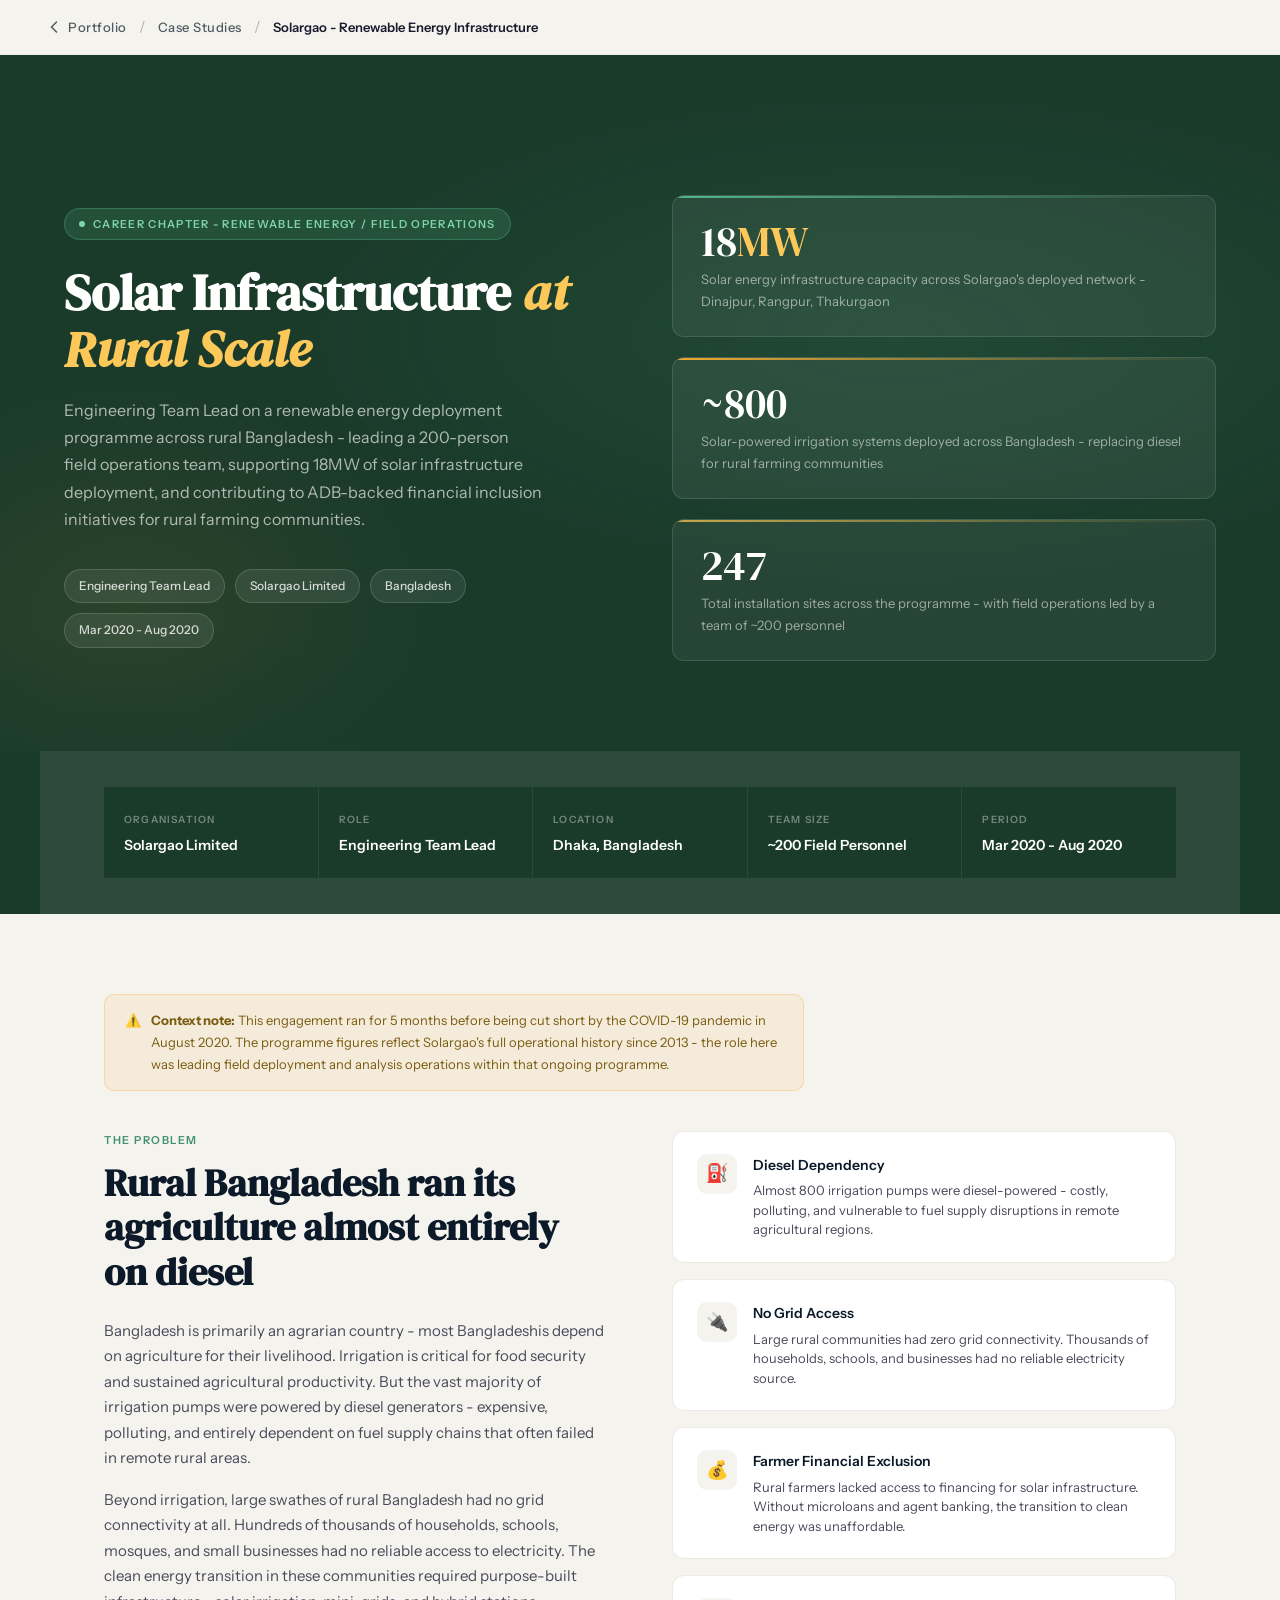
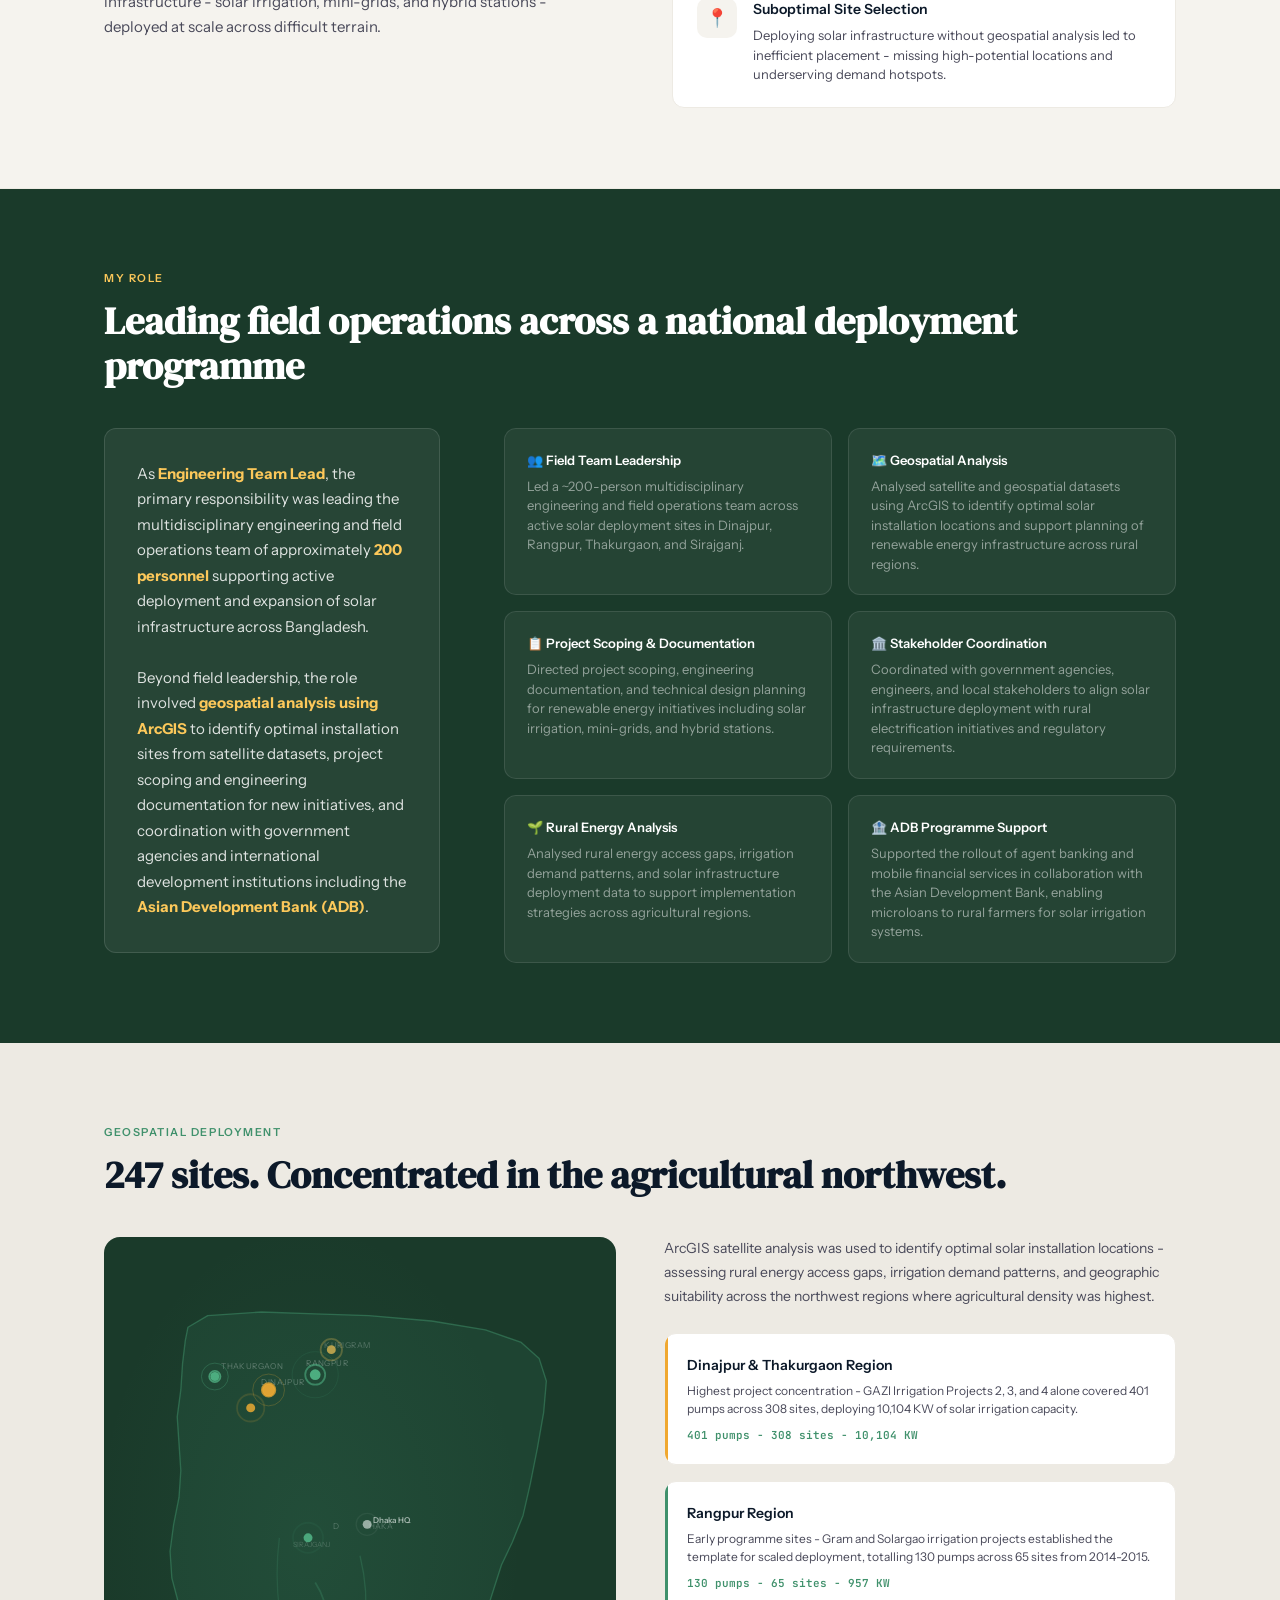
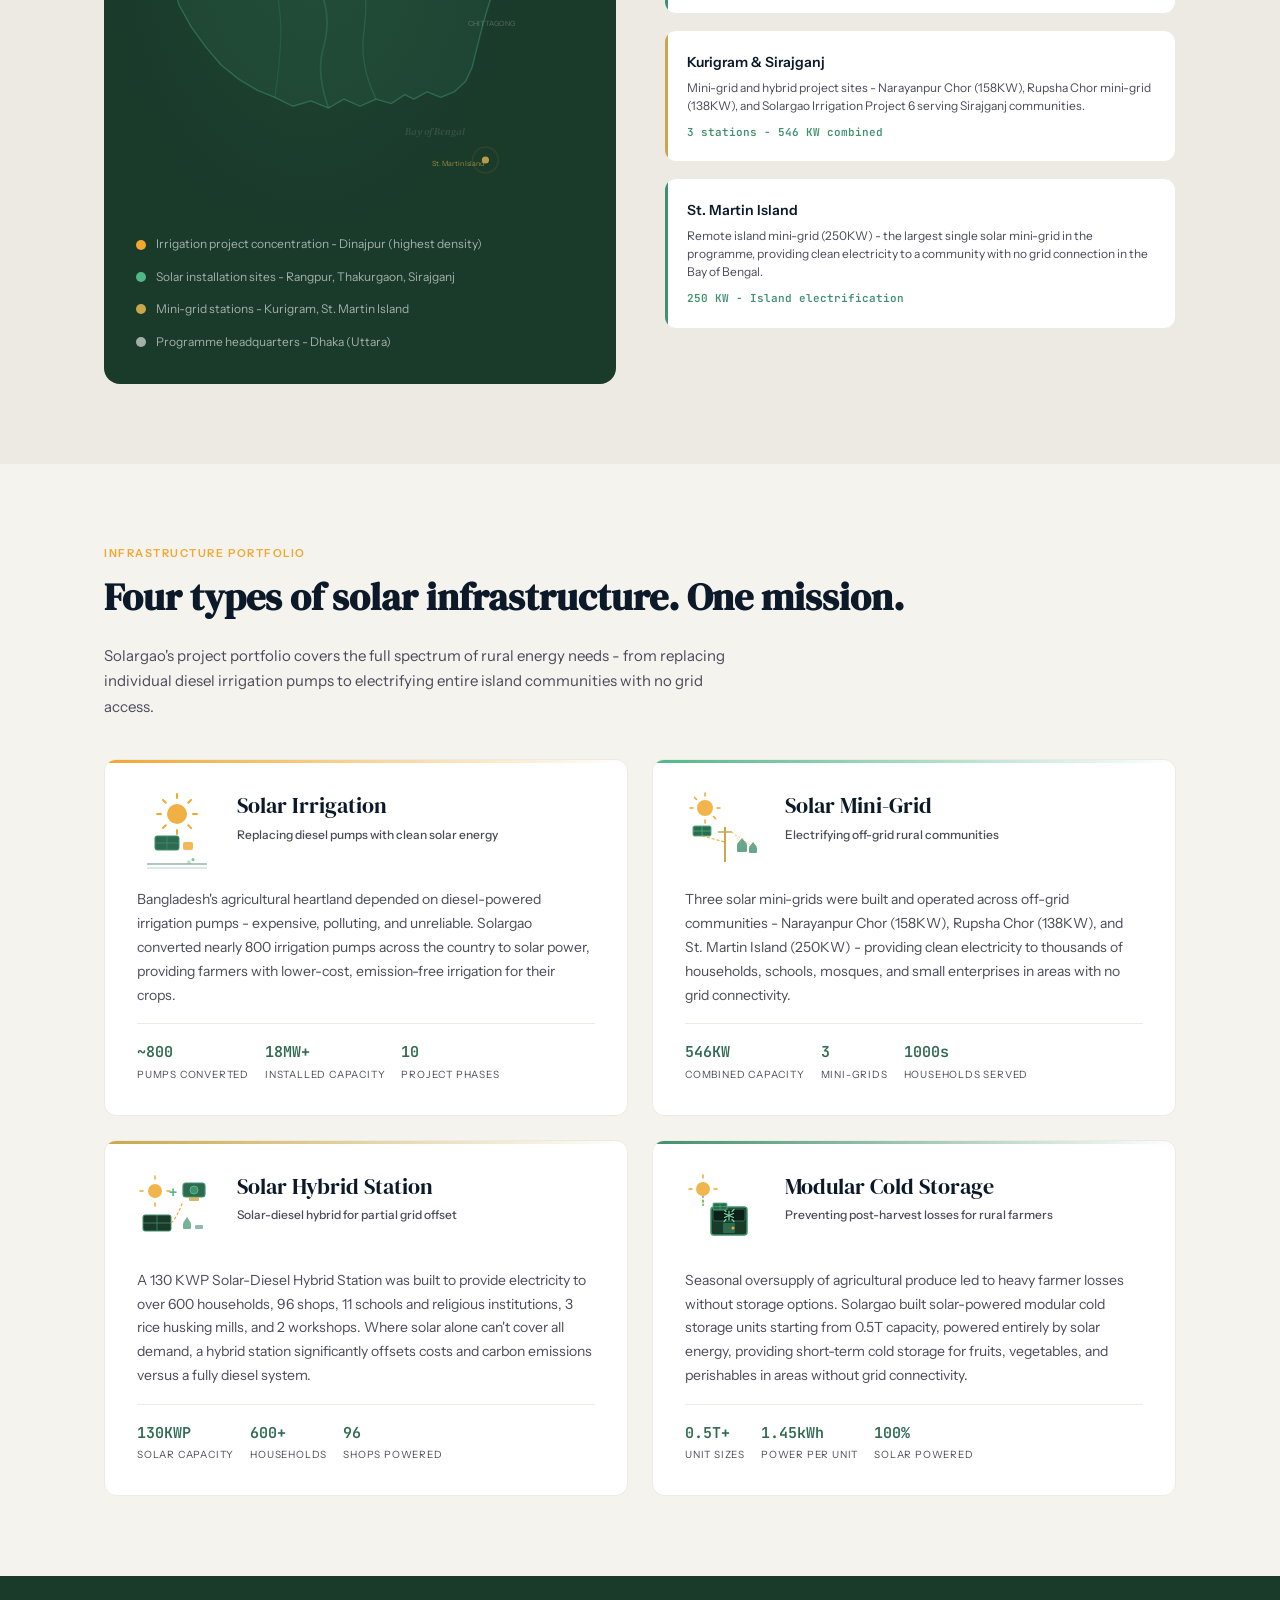
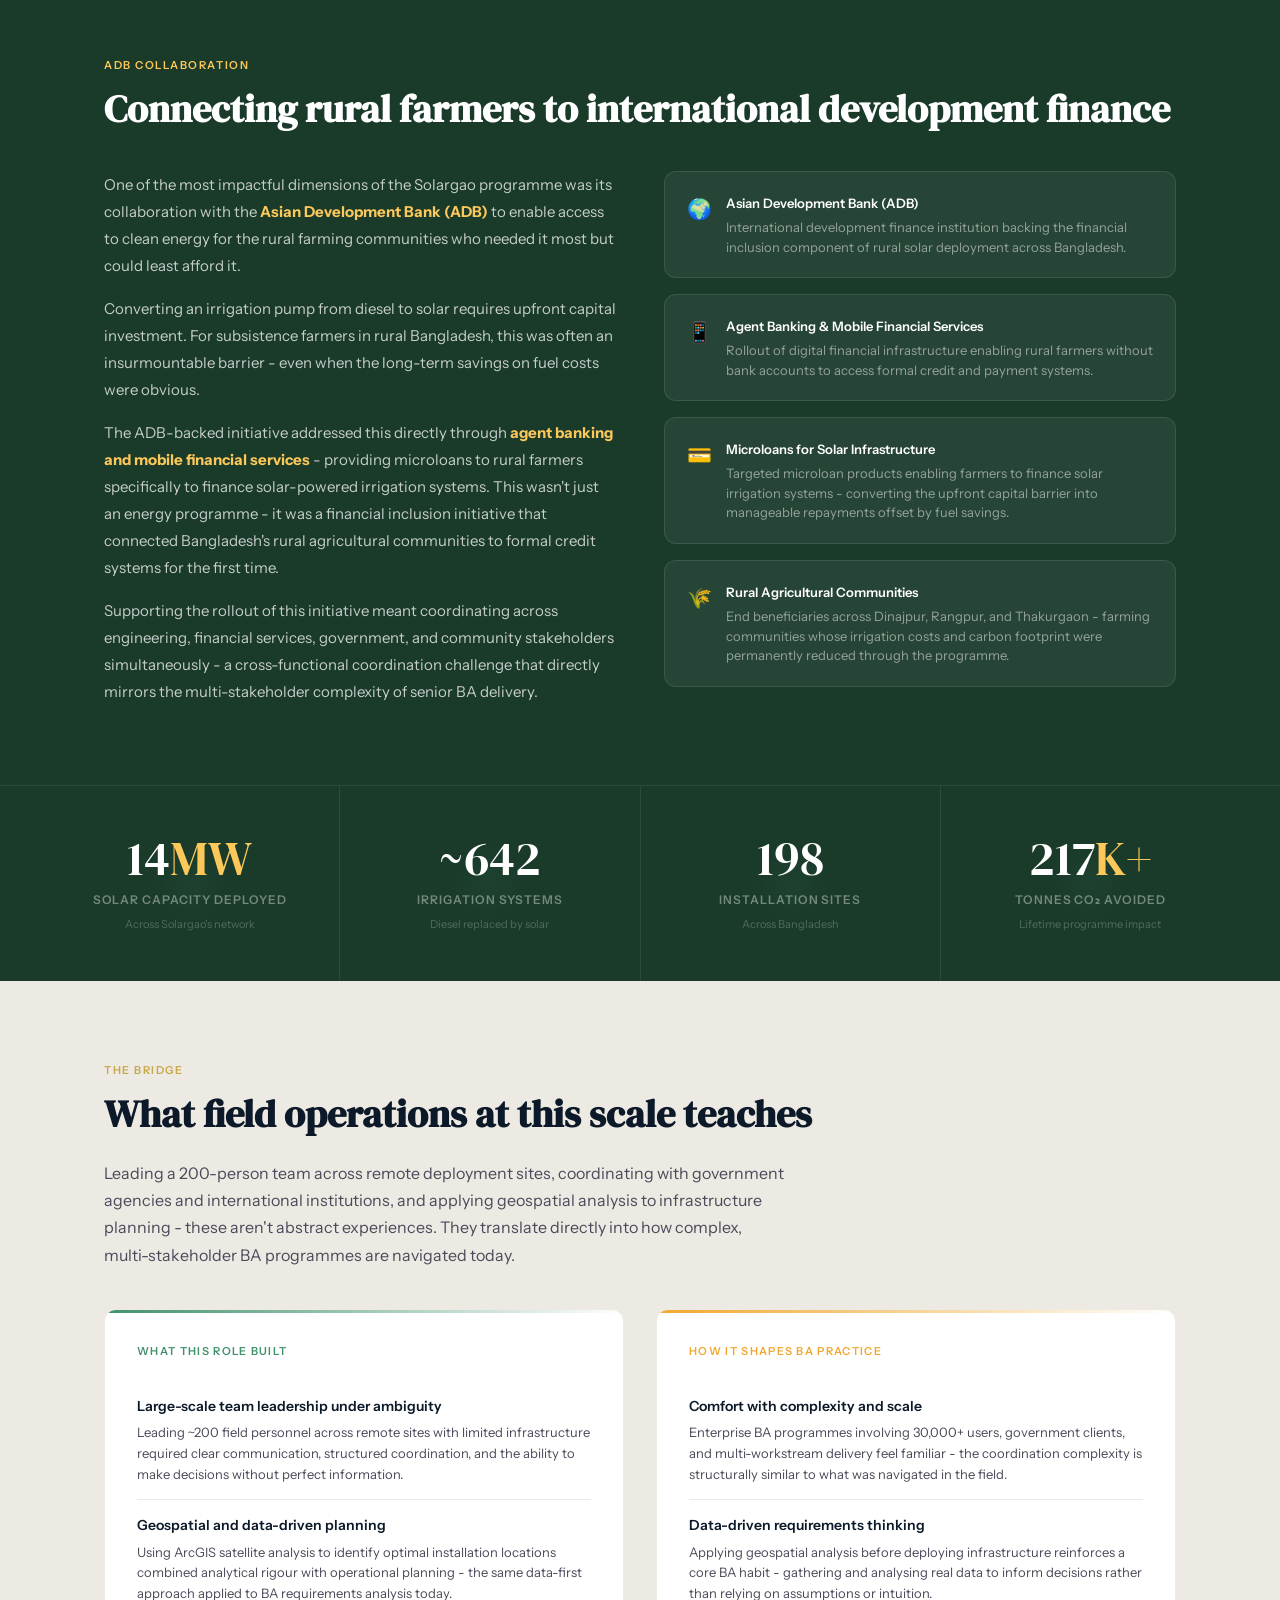
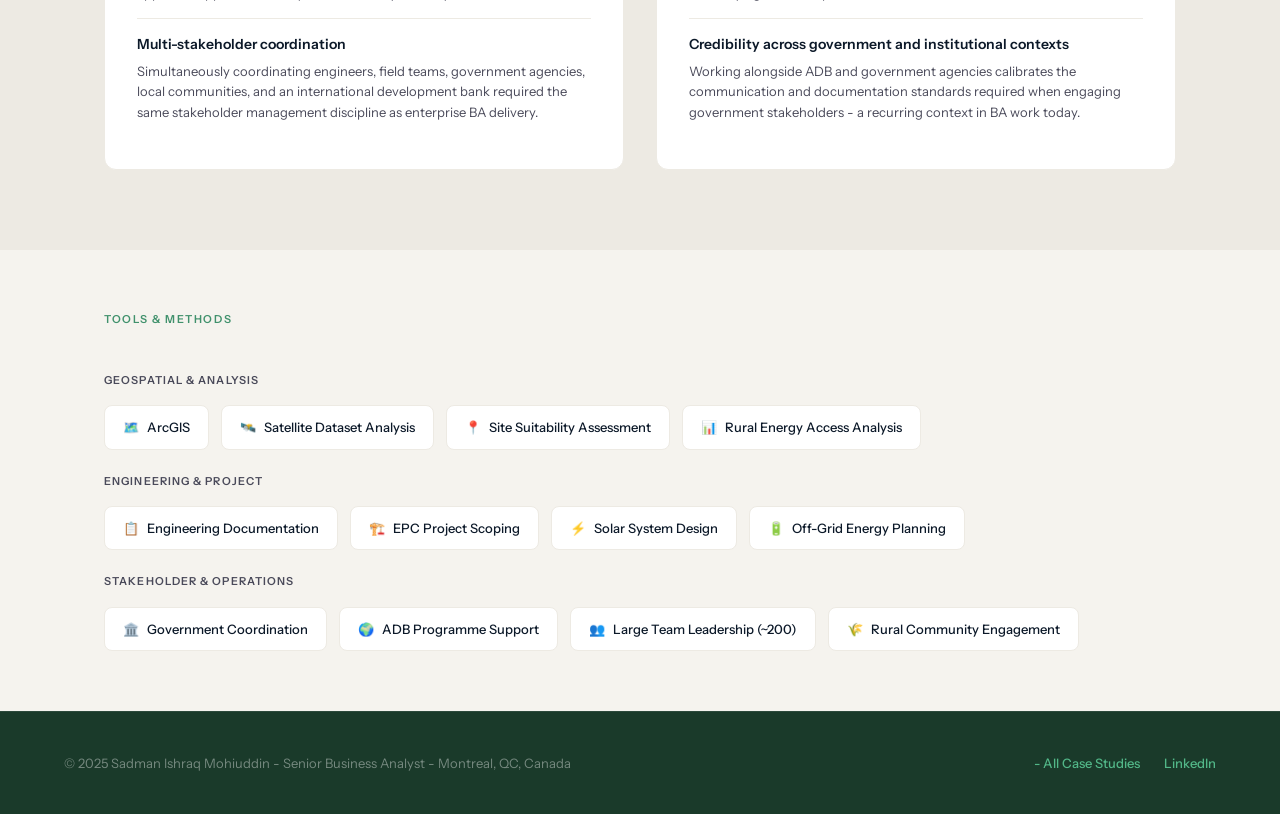
<file: public/embedded/solargao.html>
<!DOCTYPE html>
<html lang="en">
<head>
<meta charset="UTF-8">
<meta name="viewport" content="width=device-width, initial-scale=1.0">
<title>Solargao - Renewable Energy Infrastructure · Sadman Ishraq Mohiuddin</title>
<link rel="preconnect" href="https://fonts.googleapis.com">
<link href="https://fonts.googleapis.com/css2?family=DM+Serif+Display:ital@0;1&family=Instrument+Sans:wght@400;500;600&family=JetBrains+Mono:wght@400;500&display=swap" rel="stylesheet">
<style>
:root{
  --cream:#f5f3ee;--cream-dark:#edeae3;--navy:#0c1929;
  --forest:#1a3a2a;--forest-mid:#2d6a4f;--forest-light:#40916c;--green-bright:#52b788;
  --gold:#c9a84c;--gold-light:#e8c97a;--sun:#f0a830;--sun-light:#fcc85a;
  --text-dark:#1a1a2e;--text-mid:#4a4a5a;
  --serif:'DM Serif Display',Georgia,serif;--sans:'Instrument Sans',sans-serif;--mono:'JetBrains Mono',monospace;
  --radius:12px
}
*,*::before,*::after{box-sizing:border-box;margin:0;padding:0}
html{scroll-behavior:smooth;color-scheme:light}
body{background:var(--cream)!important;color:var(--text-dark)!important;font-family:var(--sans);font-size:15px;line-height:1.7;overflow-x:hidden}

/* NAV */
.back-nav{position:sticky;top:0;z-index:100;background:rgba(245,243,238,.92);backdrop-filter:blur(10px);border-bottom:1px solid var(--cream-dark);padding:14px 48px;display:flex;align-items:center;gap:12px}
.back-nav a{color:var(--navy);text-decoration:none;font-size:13px;font-weight:500;letter-spacing:.04em;display:flex;align-items:center;gap:6px;opacity:.7;transition:opacity .2s}
.back-nav a:hover{opacity:1}.back-nav .sep{opacity:.3}.back-nav .current{opacity:1;font-weight:600;font-size:13px}

/* HERO */
.hero{background:var(--forest);padding:140px 64px 90px;position:relative;overflow:hidden}
.hero::before{content:'';position:absolute;inset:0;background:radial-gradient(ellipse 80% 60% at 70% 40%,rgba(82,183,136,.12) 0%,transparent 60%),radial-gradient(ellipse 50% 70% at 10% 80%,rgba(240,168,48,.08) 0%,transparent 50%);pointer-events:none}
.hero::after{content:'';position:absolute;bottom:0;left:0;right:0;height:120px;background:linear-gradient(to bottom,transparent,rgba(26,58,42,.4));pointer-events:none}
.hero-grid{display:grid;grid-template-columns:1fr 1fr;gap:64px;align-items:center;max-width:1200px;margin:0 auto;position:relative;z-index:1}
.hero-tag{display:inline-flex;align-items:center;gap:8px;background:rgba(82,183,136,.18);border:1px solid rgba(82,183,136,.35);color:#7dd4a8;font-size:11px;font-weight:600;letter-spacing:.12em;text-transform:uppercase;padding:6px 14px;border-radius:100px;margin-bottom:24px}
.hero-tag::before{content:'';width:6px;height:6px;background:#7dd4a8;border-radius:50%;animation:pulse 2s infinite}
@keyframes pulse{0%,100%{opacity:1}50%{opacity:.4}}
.hero h1{font-family:var(--serif);font-size:clamp(34px,4vw,52px);color:#fff!important;line-height:1.1;margin-bottom:20px}
.hero h1 em{color:var(--sun-light);font-style:italic}
.hero-sub{color:rgba(255,255,255,.65);font-size:16px;line-height:1.7;margin-bottom:36px;max-width:480px}
.hero-meta{display:flex;flex-wrap:wrap;gap:10px}
.hero-badge{background:rgba(255,255,255,.08);border:1px solid rgba(255,255,255,.15);color:rgba(255,255,255,.8);font-size:12px;font-weight:500;padding:6px 14px;border-radius:100px}
.hero-stats{display:flex;flex-direction:column;gap:20px}
.stat-card{background:rgba(255,255,255,.06);border:1px solid rgba(255,255,255,.12);border-radius:var(--radius);padding:24px 28px;position:relative;overflow:hidden}
.stat-card::before{content:'';position:absolute;top:0;left:0;right:0;height:2px;background:linear-gradient(90deg,var(--green-bright),transparent)}
.stat-card.sun::before{background:linear-gradient(90deg,var(--sun),transparent)}
.stat-card.gold::before{background:linear-gradient(90deg,var(--gold),transparent)}
.stat-num{font-family:var(--serif);font-size:42px;color:#fff;line-height:1;margin-bottom:6px}
.stat-num span{color:var(--sun-light)}.stat-label{color:rgba(255,255,255,.55);font-size:13px}

/* CONTEXT STRIP */
.context-strip{background:var(--forest);padding:0}
.context-inner{max-width:1200px;margin:0 auto;padding:36px 64px;display:grid;grid-template-columns:repeat(5,1fr);gap:1px;background:rgba(255,255,255,.08)}
.ctx-item{background:var(--forest);padding:24px 20px}
.ctx-label{font-size:10px;font-weight:600;letter-spacing:.12em;text-transform:uppercase;color:rgba(255,255,255,.4);margin-bottom:8px}
.ctx-value{font-size:14px;font-weight:600;color:#fff;line-height:1.3}

/* SHARED */
section{max-width:1200px;margin:0 auto;padding:80px 64px}
.section-label{font-size:11px;font-weight:600;letter-spacing:.14em;text-transform:uppercase;color:var(--forest-light);margin-bottom:12px}
.section-label.sun{color:var(--sun)}
.section-label.gold{color:var(--gold)}
h2{font-family:var(--serif);font-size:clamp(28px,3vw,40px);color:var(--navy);line-height:1.15;margin-bottom:24px}
.divider{border:none;border-top:1px solid var(--cream-dark);margin:0}

/* COVID NOTE */
.covid-note{background:rgba(240,168,48,.1);border:1px solid rgba(240,168,48,.3);border-radius:10px;padding:14px 20px;font-size:13px;color:#7a5c10;margin-bottom:40px;display:flex;gap:10px;align-items:flex-start;max-width:700px}

/* PROBLEM */
.problem-section{background:var(--cream);padding:80px 0}
.problem-inner{max-width:1200px;margin:0 auto;padding:0 64px}
.problem-grid{display:grid;grid-template-columns:1fr 1fr;gap:64px;align-items:start}
.problem-text p{color:var(--text-mid);margin-bottom:16px}
.problem-cards{display:flex;flex-direction:column;gap:16px}
.prob-card{background:#fff;border:1px solid var(--cream-dark);border-radius:var(--radius);padding:22px 24px;display:flex;gap:16px;align-items:flex-start}
.prob-icon{width:40px;height:40px;flex-shrink:0;background:var(--cream);border-radius:10px;display:flex;align-items:center;justify-content:center;font-size:18px}
.prob-card h4{font-size:14px;font-weight:600;color:var(--navy);margin-bottom:4px}
.prob-card p{font-size:13px;color:var(--text-mid);line-height:1.5}

/* ROLE */
.role-section{background:var(--forest);padding:80px 0}
.role-inner{max-width:1200px;margin:0 auto;padding:0 64px}
.role-inner .section-label{color:var(--sun-light)}
.role-inner h2{color:#fff}
.role-grid{display:grid;grid-template-columns:1fr 2fr;gap:64px;align-items:start;margin-top:40px}
.role-summary{background:rgba(255,255,255,.06);border:1px solid rgba(255,255,255,.12);border-radius:var(--radius);padding:32px;color:rgba(255,255,255,.85);font-size:15px;line-height:1.7}
.role-summary strong{color:var(--sun-light)}
.role-items{display:grid;grid-template-columns:1fr 1fr;gap:16px}
.role-item{background:rgba(255,255,255,.05);border:1px solid rgba(255,255,255,.1);border-radius:var(--radius);padding:20px 22px}
.role-item h4{font-size:13px;font-weight:600;color:#fff;margin-bottom:6px}
.role-item p{font-size:13px;color:rgba(255,255,255,.5);line-height:1.5}

/* MAP SECTION */
.map-section{background:var(--cream-dark);padding:80px 0}
.map-inner{max-width:1200px;margin:0 auto;padding:0 64px}
.map-layout{display:grid;grid-template-columns:1fr 1fr;gap:48px;align-items:start;margin-top:40px}
.map-container{background:var(--forest);border-radius:16px;padding:32px;position:relative;overflow:hidden}
.map-container::before{content:'';position:absolute;inset:0;background:radial-gradient(ellipse 60% 60% at 40% 40%,rgba(82,183,136,.08) 0%,transparent 70%);pointer-events:none}
.map-legend{display:flex;flex-direction:column;gap:12px;margin-top:20px}
.legend-item{display:flex;align-items:center;gap:10px;font-size:12px;color:rgba(255,255,255,.6)}
.legend-dot{width:10px;height:10px;border-radius:50%;flex-shrink:0}

/* PULSE ANIMATION FOR MAP DOTS */
@keyframes glow{0%,100%{opacity:1;r:5}50%{opacity:.7;r:7}}
@keyframes ring-expand{0%{r:6;opacity:.8;stroke-width:2}100%{r:22;opacity:0;stroke-width:1}}
@keyframes ring-expand-2{0%{r:6;opacity:.6;stroke-width:1.5}100%{r:28;opacity:0;stroke-width:.5}}

.map-site-info{display:flex;flex-direction:column;gap:16px}
.site-card{background:#fff;border:1px solid var(--cream-dark);border-radius:var(--radius);padding:20px 22px;position:relative;overflow:hidden;transition:box-shadow .2s}
.site-card:hover{box-shadow:0 6px 24px rgba(26,58,42,.1)}
.site-card::before{content:'';position:absolute;left:0;top:0;bottom:0;width:3px;background:var(--forest-light)}
.site-card.sun-card::before{background:var(--sun)}
.site-card.gold-card::before{background:var(--gold)}
.site-name{font-size:14px;font-weight:600;color:var(--navy);margin-bottom:4px}
.site-detail{font-size:12px;color:var(--text-mid);line-height:1.5}
.site-stat{font-family:var(--mono);font-size:11px;color:var(--forest-light);margin-top:8px;font-weight:600}

/* PROJECT CARDS WITH SVG */
.projects-section{background:var(--cream);padding:80px 0}
.projects-inner{max-width:1200px;margin:0 auto;padding:0 64px}
.projects-grid{display:grid;grid-template-columns:repeat(2,1fr);gap:24px;margin-top:40px}
.project-card{background:#fff;border:1px solid var(--cream-dark);border-radius:var(--radius);padding:32px;position:relative;overflow:hidden;transition:box-shadow .3s,transform .3s}
.project-card:hover{box-shadow:0 12px 40px rgba(26,58,42,.12);transform:translateY(-4px)}
.project-card::before{content:'';position:absolute;top:0;left:0;right:0;height:3px;background:linear-gradient(90deg,var(--forest-light),transparent)}
.project-card.sun-theme::before{background:linear-gradient(90deg,var(--sun),transparent)}
.project-card.gold-theme::before{background:linear-gradient(90deg,var(--gold),transparent)}
.project-card.green-theme::before{background:linear-gradient(90deg,var(--green-bright),transparent)}
.project-header{display:flex;align-items:flex-start;gap:20px;margin-bottom:16px}
.project-svg{flex-shrink:0;width:80px;height:80px}
.project-title{font-family:var(--serif);font-size:22px;color:var(--navy);margin-bottom:6px;line-height:1.2}
.project-subtitle{font-size:12px;color:var(--text-mid);font-weight:500}
.project-desc{font-size:14px;color:var(--text-mid);line-height:1.7;margin-bottom:16px}
.project-stats-row{display:flex;gap:16px;flex-wrap:wrap;padding-top:16px;border-top:1px solid var(--cream-dark)}
.project-stat{display:flex;flex-direction:column}
.project-stat .val{font-family:var(--mono);font-size:15px;font-weight:600;color:var(--forest-mid)}
.project-stat .lbl{font-size:10px;text-transform:uppercase;letter-spacing:.08em;color:var(--text-mid)}

/* ADB SECTION */
.adb-section{background:var(--forest);padding:80px 0}
.adb-inner{max-width:1200px;margin:0 auto;padding:0 64px}
.adb-inner .section-label{color:var(--sun-light)}
.adb-inner h2{color:#fff}
.adb-grid{display:grid;grid-template-columns:1fr 1fr;gap:48px;margin-top:40px;align-items:start}
.adb-text{color:rgba(255,255,255,.75);font-size:15px;line-height:1.8}
.adb-text strong{color:var(--sun-light)}
.adb-text p{margin-bottom:16px}
.adb-text p:last-child{margin-bottom:0}
.adb-cards{display:flex;flex-direction:column;gap:16px}
.adb-card{background:rgba(255,255,255,.06);border:1px solid rgba(255,255,255,.1);border-radius:var(--radius);padding:20px 22px;display:flex;gap:14px;align-items:flex-start}
.adb-card-icon{font-size:20px;flex-shrink:0}
.adb-card h4{font-size:13px;font-weight:600;color:#fff;margin-bottom:4px}
.adb-card p{font-size:13px;color:rgba(255,255,255,.5);line-height:1.5}

/* IMPACT COUNTERS */
.impact-section{background:var(--forest);padding:0;border-top:1px solid rgba(255,255,255,.08)}
.impact-inner{max-width:1200px;margin:0 auto;display:grid;grid-template-columns:repeat(4,1fr);gap:1px;background:rgba(255,255,255,.08)}
.impact-item{background:var(--forest);padding:48px 28px;text-align:center;position:relative}
.impact-item::after{content:'';position:absolute;top:50%;left:50%;transform:translate(-50%,-50%);width:80px;height:80px;background:radial-gradient(circle,rgba(82,183,136,.06) 0%,transparent 70%);border-radius:50%}
.impact-val{font-family:var(--serif);font-size:48px;color:#fff;line-height:1;margin-bottom:8px;position:relative;z-index:1}
.impact-val span{color:var(--sun-light)}
.impact-label{font-size:12px;font-weight:600;letter-spacing:.08em;text-transform:uppercase;color:rgba(255,255,255,.4);position:relative;z-index:1}
.impact-sub{font-size:11px;color:rgba(255,255,255,.25);margin-top:4px;position:relative;z-index:1}

/* BRIDGE */
.bridge-section{background:var(--cream-dark);padding:80px 0}
.bridge-inner{max-width:1200px;margin:0 auto;padding:0 64px}
.bridge-grid{display:grid;grid-template-columns:1fr 1fr;gap:32px;margin-top:40px}
.bridge-card{background:#fff;border:1px solid var(--cream-dark);border-radius:var(--radius);padding:32px;position:relative;overflow:hidden}
.bridge-card::before{content:'';position:absolute;top:0;left:0;right:0;height:3px;background:linear-gradient(90deg,var(--forest-light),transparent)}
.bridge-card.right-card::before{background:linear-gradient(90deg,var(--sun),transparent)}
.bridge-card-label{font-size:11px;font-weight:600;letter-spacing:.12em;text-transform:uppercase;color:var(--forest-light);margin-bottom:20px}
.bridge-card.right-card .bridge-card-label{color:var(--sun)}
.bridge-item{display:flex;gap:12px;padding:14px 0;border-bottom:1px solid var(--cream-dark)}
.bridge-item:last-child{border-bottom:none}
.bridge-item-title{font-size:14px;font-weight:600;color:var(--navy);margin-bottom:4px}
.bridge-item-desc{font-size:13px;color:var(--text-mid);line-height:1.6}

/* TOOLS */
.tools-section{background:var(--cream);padding:60px 0}
.tools-inner{max-width:1200px;margin:0 auto;padding:0 64px}
.tools-grid{display:flex;flex-wrap:wrap;gap:12px;margin-top:32px}
.tool-badge{background:#fff;border:1px solid var(--cream-dark);border-radius:8px;padding:10px 18px;display:flex;align-items:center;gap:8px;transition:all .2s}
.tool-badge:hover{border-color:var(--forest-light);box-shadow:0 4px 12px rgba(26,58,42,.08)}
.tool-badge span{font-size:13px;font-weight:500;color:var(--navy)}
.tool-icon{font-size:16px}
.tool-cat{font-size:11px;font-weight:600;letter-spacing:.1em;text-transform:uppercase;color:var(--text-mid);padding:10px 0 4px;width:100%}

/* FOOTER */
footer{background:var(--forest);border-top:1px solid rgba(255,255,255,.08);padding:40px 64px;display:flex;justify-content:space-between;align-items:center}
footer p{font-size:13px;color:rgba(255,255,255,.4)}
.footer-links{display:flex;gap:24px}
.footer-links a{font-size:13px;color:var(--green-bright);text-decoration:none;font-weight:500}

.fade-up{opacity:0;transform:translateY(24px);transition:opacity .6s ease,transform .6s ease}
.fade-up.visible{opacity:1;transform:translateY(0)}

/* SUN ROTATE ANIMATION */
@keyframes sun-rotate{from{transform:rotate(0deg)}to{transform:rotate(360deg)}}
@keyframes sun-pulse{0%,100%{opacity:1}50%{opacity:.6}}
@keyframes blade-spin{from{transform:rotate(0deg)}to{transform:rotate(360deg)}}

@media(max-width:900px){
  .hero{padding:120px 32px 64px}.hero-grid,.problem-grid,.role-grid,.map-layout,.projects-grid,.adb-grid,.bridge-grid{grid-template-columns:1fr}
  .impact-inner{grid-template-columns:repeat(2,1fr)}
  section,.problem-inner,.role-inner,.map-inner,.projects-inner,.adb-inner,.bridge-inner,.tools-inner{padding:0 32px}
  section{padding:60px 32px}.context-inner{grid-template-columns:1fr 1fr;padding:32px}
  .back-nav{padding-left:24px;padding-right:24px}
  footer{flex-direction:column;gap:16px;padding:32px;text-align:center}
}
</style>
</head>
<body>

<nav class="back-nav">
  <a href="https://sadmanishraqmohiuddin.vercel.app">
    <svg width="14" height="14" viewBox="0 0 14 14" fill="none"><path d="M8.5 2L3.5 7L8.5 12" stroke="currentColor" stroke-width="1.5" stroke-linecap="round"/></svg>
    Portfolio
  </a>
  <span class="sep">/</span>
  <a href="https://sadmanishraqmohiuddin.vercel.app/case-studies">Case Studies</a>
  <span class="sep">/</span>
  <span class="current">Solargao - Renewable Energy Infrastructure</span>
</nav>

<header class="hero">
  <div class="hero-grid">
    <div>
      <div class="hero-tag">Career Chapter - Renewable Energy / Field Operations</div>
      <h1>Solar Infrastructure <em>at Rural Scale</em></h1>
      <p class="hero-sub">Engineering Team Lead on a renewable energy deployment programme across rural Bangladesh - leading a 200-person field operations team, supporting 18MW of solar infrastructure deployment, and contributing to ADB-backed financial inclusion initiatives for rural farming communities.</p>
      <div class="hero-meta">
        <span class="hero-badge">Engineering Team Lead</span>
        <span class="hero-badge">Solargao Limited</span>
        <span class="hero-badge">Bangladesh</span>
        <span class="hero-badge">Mar 2020 - Aug 2020</span>
      </div>
    </div>
    <div class="hero-stats">
      <div class="stat-card">
        <div class="stat-num">18<span>MW</span></div>
        <div class="stat-label">Solar energy infrastructure capacity across Solargao's deployed network - Dinajpur, Rangpur, Thakurgaon</div>
      </div>
      <div class="stat-card sun">
        <div class="stat-num">~800<span></span></div>
        <div class="stat-label">Solar-powered irrigation systems deployed across Bangladesh - replacing diesel for rural farming communities</div>
      </div>
      <div class="stat-card gold">
        <div class="stat-num">247<span></span></div>
        <div class="stat-label">Total installation sites across the programme - with field operations led by a team of ~200 personnel</div>
      </div>
    </div>
  </div>
</header>

<div class="context-strip">
  <div class="context-inner">
    <div class="ctx-item"><div class="ctx-label">Organisation</div><div class="ctx-value">Solargao Limited</div></div>
    <div class="ctx-item"><div class="ctx-label">Role</div><div class="ctx-value">Engineering Team Lead</div></div>
    <div class="ctx-item"><div class="ctx-label">Location</div><div class="ctx-value">Dhaka, Bangladesh</div></div>
    <div class="ctx-item"><div class="ctx-label">Team Size</div><div class="ctx-value">~200 Field Personnel</div></div>
    <div class="ctx-item"><div class="ctx-label">Period</div><div class="ctx-value">Mar 2020 - Aug 2020</div></div>
  </div>
</div>

<!-- PROBLEM -->
<div class="problem-section">
  <div class="problem-inner">
    <div class="covid-note">
      <span>⚠️</span>
      <span><strong>Context note:</strong> This engagement ran for 5 months before being cut short by the COVID-19 pandemic in August 2020. The programme figures reflect Solargao's full operational history since 2013 - the role here was leading field deployment and analysis operations within that ongoing programme.</span>
    </div>
    <div class="problem-grid">
      <div class="problem-text">
        <div class="section-label">The Problem</div>
        <h2>Rural Bangladesh ran its agriculture almost entirely on diesel</h2>
        <p>Bangladesh is primarily an agrarian country - most Bangladeshis depend on agriculture for their livelihood. Irrigation is critical for food security and sustained agricultural productivity. But the vast majority of irrigation pumps were powered by diesel generators - expensive, polluting, and entirely dependent on fuel supply chains that often failed in remote rural areas.</p>
        <p>Beyond irrigation, large swathes of rural Bangladesh had no grid connectivity at all. Hundreds of thousands of households, schools, mosques, and small businesses had no reliable access to electricity. The clean energy transition in these communities required purpose-built infrastructure - solar irrigation, mini-grids, and hybrid stations - deployed at scale across difficult terrain.</p>
      </div>
      <div class="problem-cards">
        <div class="prob-card"><div class="prob-icon">⛽</div><div><h4>Diesel Dependency</h4><p>Almost 800 irrigation pumps were diesel-powered - costly, polluting, and vulnerable to fuel supply disruptions in remote agricultural regions.</p></div></div>
        <div class="prob-card"><div class="prob-icon">🔌</div><div><h4>No Grid Access</h4><p>Large rural communities had zero grid connectivity. Thousands of households, schools, and businesses had no reliable electricity source.</p></div></div>
        <div class="prob-card"><div class="prob-icon">💰</div><div><h4>Farmer Financial Exclusion</h4><p>Rural farmers lacked access to financing for solar infrastructure. Without microloans and agent banking, the transition to clean energy was unaffordable.</p></div></div>
        <div class="prob-card"><div class="prob-icon">📍</div><div><h4>Suboptimal Site Selection</h4><p>Deploying solar infrastructure without geospatial analysis led to inefficient placement - missing high-potential locations and underserving demand hotspots.</p></div></div>
      </div>
    </div>
  </div>
</div>
<hr class="divider">

<!-- ROLE -->
<div class="role-section">
  <div class="role-inner">
    <div class="section-label">My Role</div>
    <h2>Leading field operations across a national deployment programme</h2>
    <div class="role-grid">
      <div class="role-summary">As <strong>Engineering Team Lead</strong>, the primary responsibility was leading the multidisciplinary engineering and field operations team of approximately <strong>200 personnel</strong> supporting active deployment and expansion of solar infrastructure across Bangladesh.<br><br>Beyond field leadership, the role involved <strong>geospatial analysis using ArcGIS</strong> to identify optimal installation sites from satellite datasets, project scoping and engineering documentation for new initiatives, and coordination with government agencies and international development institutions including the <strong>Asian Development Bank (ADB)</strong>.
      </div>
      <div class="role-items">
        <div class="role-item"><h4>👥 Field Team Leadership</h4><p>Led a ~200-person multidisciplinary engineering and field operations team across active solar deployment sites in Dinajpur, Rangpur, Thakurgaon, and Sirajganj.</p></div>
        <div class="role-item"><h4>🗺️ Geospatial Analysis</h4><p>Analysed satellite and geospatial datasets using ArcGIS to identify optimal solar installation locations and support planning of renewable energy infrastructure across rural regions.</p></div>
        <div class="role-item"><h4>📋 Project Scoping & Documentation</h4><p>Directed project scoping, engineering documentation, and technical design planning for renewable energy initiatives including solar irrigation, mini-grids, and hybrid stations.</p></div>
        <div class="role-item"><h4>🏛️ Stakeholder Coordination</h4><p>Coordinated with government agencies, engineers, and local stakeholders to align solar infrastructure deployment with rural electrification initiatives and regulatory requirements.</p></div>
        <div class="role-item"><h4>🌱 Rural Energy Analysis</h4><p>Analysed rural energy access gaps, irrigation demand patterns, and solar infrastructure deployment data to support implementation strategies across agricultural regions.</p></div>
        <div class="role-item"><h4>🏦 ADB Programme Support</h4><p>Supported the rollout of agent banking and mobile financial services in collaboration with the Asian Development Bank, enabling microloans to rural farmers for solar irrigation systems.</p></div>
      </div>
    </div>
  </div>
</div>

<!-- BANGLADESH MAP -->
<div class="map-section">
  <div class="map-inner">
    <div class="section-label">Geospatial Deployment</div>
    <h2>247 sites. Concentrated in the agricultural northwest.</h2>
    <div class="map-layout">
      <div class="map-container" id="mapContainer">
        <svg viewBox="0 0 500 600" xmlns="http://www.w3.org/2000/svg" style="width:100%;height:auto">
          <!-- Bangladesh outline - simplified -->
          <path d="M 58,65 L 80,52 L 140,48 L 200,50 L 260,52 L 330,58 L 390,68 L 430,82 L 450,100 L 458,125 L 455,160 L 448,200 L 440,240 L 432,275 L 420,305 L 408,330 L 400,355 L 392,380 L 385,405 L 380,425 L 375,445 L 368,460 L 355,472 L 340,478 L 325,472 L 310,480 L 300,475 L 285,485 L 268,480 L 250,488 L 232,480 L 215,490 L 195,482 L 175,488 L 155,478 L 135,470 L 115,458 L 95,442 L 78,422 L 62,400 L 48,375 L 40,345 L 38,315 L 42,285 L 48,255 L 50,225 L 48,195 L 46,165 L 50,135 L 52,105 L 55,80 Z"
            fill="rgba(82,183,136,0.08)" stroke="rgba(82,183,136,0.35)" stroke-width="1.5" stroke-linejoin="round"/>

          <!-- River outlines (simplified Ganges/Brahmaputra delta) -->
          <path d="M 200,350 Q 220,380 210,420 Q 200,450 215,490" fill="none" stroke="rgba(82,183,136,0.2)" stroke-width="2"/>
          <path d="M 250,320 Q 260,360 255,400 Q 248,440 268,480" fill="none" stroke="rgba(82,183,136,0.2)" stroke-width="1.5"/>
          <path d="M 160,300 Q 155,340 160,380 Q 165,410 155,478" fill="none" stroke="rgba(82,183,136,0.15)" stroke-width="1.5"/>

          <!-- Region labels -->
          <text x="95" y="112" fill="rgba(255,255,255,0.3)" font-size="9" font-family="'Instrument Sans', sans-serif" letter-spacing="0.05em">THAKURGAON</text>
          <text x="140" y="130" fill="rgba(255,255,255,0.3)" font-size="9" font-family="'Instrument Sans', sans-serif" letter-spacing="0.05em">DINAJPUR</text>
          <text x="190" y="108" fill="rgba(255,255,255,0.3)" font-size="9" font-family="'Instrument Sans', sans-serif" letter-spacing="0.05em">RANGPUR</text>
          <text x="210" y="88" fill="rgba(255,255,255,0.25)" font-size="9" font-family="'Instrument Sans', sans-serif" letter-spacing="0.05em">KURIGRAM</text>
          <text x="220,260" y="290" fill="rgba(255,255,255,0.25)" font-size="9" font-family="'Instrument Sans', sans-serif">DHAKA</text>
          <text x="175" y="310" fill="rgba(255,255,255,0.2)" font-size="8" font-family="'Instrument Sans', sans-serif">SIRAJGANJ</text>
          <text x="370" y="398" fill="rgba(255,255,255,0.25)" font-size="8" font-family="'Instrument Sans', sans-serif">CHITTAGONG</text>

          <!-- ===== GLOWING SITE DOTS ===== -->

          <!-- THAKURGAON cluster (many irrigation sites) -->
          <g id="dot-thakurgaon">
            <circle cx="88" cy="120" r="5" fill="#52b788" opacity="0.9"/>
            <circle cx="88" cy="120" fill="none" stroke="#52b788" stroke-width="2" r="5" opacity="0.8">
              <animate attributeName="r" values="5;20;5" dur="2.8s" repeatCount="indefinite"/>
              <animate attributeName="opacity" values="0.8;0;0.8" dur="2.8s" repeatCount="indefinite"/>
            </circle>
            <circle cx="88" cy="120" fill="none" stroke="#52b788" stroke-width="1" r="5" opacity="0.5">
              <animate attributeName="r" values="5;32;5" dur="2.8s" begin="0.4s" repeatCount="indefinite"/>
              <animate attributeName="opacity" values="0.5;0;0.5" dur="2.8s" begin="0.4s" repeatCount="indefinite"/>
            </circle>
          </g>

          <!-- DINAJPUR cluster (largest concentration) -->
          <g id="dot-dinajpur-1">
            <circle cx="148" cy="135" r="7" fill="#f0a830" opacity="0.95"/>
            <circle cx="148" cy="135" fill="none" stroke="#f0a830" stroke-width="2.5" r="7" opacity="0.8">
              <animate attributeName="r" values="7;25;7" dur="2.4s" begin="0.3s" repeatCount="indefinite"/>
              <animate attributeName="opacity" values="0.8;0;0.8" dur="2.4s" begin="0.3s" repeatCount="indefinite"/>
            </circle>
            <circle cx="148" cy="135" fill="none" stroke="#f0a830" stroke-width="1" r="7" opacity="0.4">
              <animate attributeName="r" values="7;38;7" dur="2.4s" begin="0.7s" repeatCount="indefinite"/>
              <animate attributeName="opacity" values="0.4;0;0.4" dur="2.4s" begin="0.7s" repeatCount="indefinite"/>
            </circle>
          </g>

          <!-- DINAJPUR secondary cluster -->
          <g id="dot-dinajpur-2">
            <circle cx="128" cy="155" r="5" fill="#f0a830" opacity="0.85"/>
            <circle cx="128" cy="155" fill="none" stroke="#f0a830" stroke-width="2" r="5" opacity="0.7">
              <animate attributeName="r" values="5;18;5" dur="3.1s" begin="0.8s" repeatCount="indefinite"/>
              <animate attributeName="opacity" values="0.7;0;0.7" dur="3.1s" begin="0.8s" repeatCount="indefinite"/>
            </circle>
          </g>

          <!-- RANGPUR cluster -->
          <g id="dot-rangpur">
            <circle cx="200" cy="118" r="6" fill="#52b788" opacity="0.9"/>
            <circle cx="200" cy="118" fill="none" stroke="#52b788" stroke-width="2" r="6" opacity="0.8">
              <animate attributeName="r" values="6;22;6" dur="2.6s" begin="0.5s" repeatCount="indefinite"/>
              <animate attributeName="opacity" values="0.8;0;0.8" dur="2.6s" begin="0.5s" repeatCount="indefinite"/>
            </circle>
            <circle cx="200" cy="118" fill="none" stroke="#52b788" stroke-width="1" r="6" opacity="0.4">
              <animate attributeName="r" values="6;34;6" dur="2.6s" begin="1s" repeatCount="indefinite"/>
              <animate attributeName="opacity" values="0.4;0;0.4" dur="2.6s" begin="1s" repeatCount="indefinite"/>
            </circle>
          </g>

          <!-- KURIGRAM - Narayanpur mini-grid -->
          <g id="dot-kurigram">
            <circle cx="218" cy="90" r="5" fill="#c9a84c" opacity="0.9"/>
            <circle cx="218" cy="90" fill="none" stroke="#c9a84c" stroke-width="2" r="5" opacity="0.7">
              <animate attributeName="r" values="5;19;5" dur="3.3s" begin="0.2s" repeatCount="indefinite"/>
              <animate attributeName="opacity" values="0.7;0;0.7" dur="3.3s" begin="0.2s" repeatCount="indefinite"/>
            </circle>
          </g>

          <!-- SIRAJGANJ - Rupsha Chor -->
          <g id="dot-sirajganj">
            <circle cx="192" cy="300" r="5" fill="#52b788" opacity="0.85"/>
            <circle cx="192" cy="300" fill="none" stroke="#52b788" stroke-width="2" r="5" opacity="0.7">
              <animate attributeName="r" values="5;18;5" dur="2.9s" begin="1.1s" repeatCount="indefinite"/>
              <animate attributeName="opacity" values="0.7;0;0.7" dur="2.9s" begin="1.1s" repeatCount="indefinite"/>
            </circle>
          </g>

          <!-- DHAKA (HQ) -->
          <g id="dot-dhaka">
            <circle cx="258" cy="285" r="5" fill="rgba(255,255,255,0.7)" opacity="0.8"/>
            <circle cx="258" cy="285" fill="none" stroke="rgba(255,255,255,0.5)" stroke-width="1.5" r="5" opacity="0.6">
              <animate attributeName="r" values="5;14;5" dur="3.5s" begin="0.6s" repeatCount="indefinite"/>
              <animate attributeName="opacity" values="0.6;0;0.6" dur="3.5s" begin="0.6s" repeatCount="indefinite"/>
            </circle>
          </g>
          <text x="265" y="283" fill="rgba(255,255,255,0.6)" font-size="9" font-family="'Instrument Sans', sans-serif" font-weight="600">Dhaka HQ</text>

          <!-- ST. MARTIN ISLAND - mini-grid -->
          <g id="dot-stmartin">
            <circle cx="390" cy="548" r="4" fill="#c9a84c" opacity="0.9"/>
            <circle cx="390" cy="548" fill="none" stroke="#c9a84c" stroke-width="2" r="4" opacity="0.7">
              <animate attributeName="r" values="4;16;4" dur="3s" begin="1.4s" repeatCount="indefinite"/>
              <animate attributeName="opacity" values="0.7;0;0.7" dur="3s" begin="1.4s" repeatCount="indefinite"/>
            </circle>
          </g>
          <text x="330" y="555" fill="rgba(201,168,76,0.7)" font-size="8" font-family="'Instrument Sans', sans-serif">St. Martin Island</text>

          <!-- Bay of Bengal label -->
          <text x="300" y="520" fill="rgba(255,255,255,0.12)" font-size="11" font-family="'DM Serif Display', serif" font-style="italic">Bay of Bengal</text>
        </svg>

        <div class="map-legend">
          <div class="legend-item"><div class="legend-dot" style="background:#f0a830"></div>Irrigation project concentration - Dinajpur (highest density)</div>
          <div class="legend-item"><div class="legend-dot" style="background:#52b788"></div>Solar installation sites - Rangpur, Thakurgaon, Sirajganj</div>
          <div class="legend-item"><div class="legend-dot" style="background:#c9a84c"></div>Mini-grid stations - Kurigram, St. Martin Island</div>
          <div class="legend-item"><div class="legend-dot" style="background:rgba(255,255,255,0.6)"></div>Programme headquarters - Dhaka (Uttara)</div>
        </div>
      </div>

      <div class="map-site-info">
        <div style="font-size:14px;color:var(--text-mid);margin-bottom:8px;line-height:1.7">ArcGIS satellite analysis was used to identify optimal solar installation locations - assessing rural energy access gaps, irrigation demand patterns, and geographic suitability across the northwest regions where agricultural density was highest.</div>

        <div class="site-card sun-card fade-up">
          <div class="site-name">Dinajpur & Thakurgaon Region</div>
          <div class="site-detail">Highest project concentration - GAZI Irrigation Projects 2, 3, and 4 alone covered 401 pumps across 308 sites, deploying 10,104 KW of solar irrigation capacity.</div>
          <div class="site-stat">401 pumps - 308 sites - 10,104 KW</div>
        </div>
        <div class="site-card fade-up">
          <div class="site-name">Rangpur Region</div>
          <div class="site-detail">Early programme sites - Gram and Solargao irrigation projects established the template for scaled deployment, totalling 130 pumps across 65 sites from 2014-2015.</div>
          <div class="site-stat">130 pumps - 65 sites - 957 KW</div>
        </div>
        <div class="site-card gold-card fade-up">
          <div class="site-name">Kurigram & Sirajganj</div>
          <div class="site-detail">Mini-grid and hybrid project sites - Narayanpur Chor (158KW), Rupsha Chor mini-grid (138KW), and Solargao Irrigation Project 6 serving Sirajganj communities.</div>
          <div class="site-stat">3 stations - 546 KW combined</div>
        </div>
        <div class="site-card fade-up">
          <div class="site-name">St. Martin Island</div>
          <div class="site-detail">Remote island mini-grid (250KW) - the largest single solar mini-grid in the programme, providing clean electricity to a community with no grid connection in the Bay of Bengal.</div>
          <div class="site-stat">250 KW - Island electrification</div>
        </div>
      </div>
    </div>
  </div>
</div>

<!-- PROJECT CARDS WITH SVG -->
<div class="projects-section">
  <div class="projects-inner">
    <div class="section-label sun">Infrastructure Portfolio</div>
    <h2>Four types of solar infrastructure. One mission.</h2>
    <p style="color:var(--text-mid);max-width:640px;margin-bottom:0">Solargao's project portfolio covers the full spectrum of rural energy needs - from replacing individual diesel irrigation pumps to electrifying entire island communities with no grid access.</p>

    <div class="projects-grid">
      <!-- SOLAR IRRIGATION -->
      <div class="project-card sun-theme fade-up">
        <div class="project-header">
          <svg class="project-svg" viewBox="0 0 80 80" xmlns="http://www.w3.org/2000/svg">
            <!-- Sun -->
            <circle cx="40" cy="22" r="10" fill="#f0a830" opacity="0.9"/>
            <g stroke="#f0a830" stroke-width="2" stroke-linecap="round" style="transform-origin:40px 22px;animation:sun-rotate 8s linear infinite">
              <line x1="40" y1="6" x2="40" y2="2"/>
              <line x1="40" y1="38" x2="40" y2="42"/>
              <line x1="24" y1="22" x2="20" y2="22"/>
              <line x1="56" y1="22" x2="60" y2="22"/>
              <line x1="28.7" y1="10.7" x2="25.9" y2="7.9"/>
              <line x1="51.3" y1="33.3" x2="54.1" y2="36.1"/>
              <line x1="51.3" y1="10.7" x2="54.1" y2="7.9"/>
              <line x1="28.7" y1="33.3" x2="25.9" y2="36.1"/>
            </g>
            <!-- Solar panel on ground -->
            <rect x="18" y="44" width="24" height="14" rx="2" fill="#2d6a4f" stroke="#40916c" stroke-width="1"/>
            <line x1="18" y1="51" x2="42" y2="51" stroke="#40916c" stroke-width="0.8"/>
            <line x1="30" y1="44" x2="30" y2="58" stroke="#40916c" stroke-width="0.8"/>
            <!-- Pump -->
            <rect x="46" y="50" width="10" height="8" rx="2" fill="#f0a830" opacity="0.8"/>
            <!-- Water droplets animated -->
            <circle cx="52" cy="42" r="2" fill="#52b788" opacity="0.8">
              <animate attributeName="cy" values="42;70;70" dur="1.5s" repeatCount="indefinite"/>
              <animate attributeName="opacity" values="0.8;0.8;0" dur="1.5s" repeatCount="indefinite"/>
            </circle>
            <circle cx="56" cy="42" r="1.5" fill="#52b788" opacity="0.8">
              <animate attributeName="cy" values="42;70;70" dur="1.5s" begin="0.5s" repeatCount="indefinite"/>
              <animate attributeName="opacity" values="0.8;0.8;0" dur="1.5s" begin="0.5s" repeatCount="indefinite"/>
            </circle>
            <!-- Field lines -->
            <line x1="10" y1="72" x2="70" y2="72" stroke="#2d6a4f" stroke-width="1.5" opacity="0.5"/>
            <line x1="10" y1="76" x2="70" y2="76" stroke="#2d6a4f" stroke-width="1" opacity="0.3"/>
          </svg>
          <div>
            <div class="project-title">Solar Irrigation</div>
            <div class="project-subtitle">Replacing diesel pumps with clean solar energy</div>
          </div>
        </div>
        <p class="project-desc">Bangladesh's agricultural heartland depended on diesel-powered irrigation pumps - expensive, polluting, and unreliable. Solargao converted nearly 800 irrigation pumps across the country to solar power, providing farmers with lower-cost, emission-free irrigation for their crops.</p>
        <div class="project-stats-row">
          <div class="project-stat"><div class="val">~800</div><div class="lbl">Pumps Converted</div></div>
          <div class="project-stat"><div class="val">18MW+</div><div class="lbl">Installed Capacity</div></div>
          <div class="project-stat"><div class="val">10</div><div class="lbl">Project Phases</div></div>
        </div>
      </div>

      <!-- MINI-GRID -->
      <div class="project-card green-theme fade-up">
        <div class="project-header">
          <svg class="project-svg" viewBox="0 0 80 80" xmlns="http://www.w3.org/2000/svg">
            <!-- Sun -->
            <circle cx="20" cy="16" r="8" fill="#f0a830" opacity="0.85"/>
            <g stroke="#f0a830" stroke-width="1.5" stroke-linecap="round" style="transform-origin:20px 16px;animation:sun-rotate 10s linear infinite">
              <line x1="20" y1="4" x2="20" y2="1"/>
              <line x1="20" y1="28" x2="20" y2="31"/>
              <line x1="8" y1="16" x2="5" y2="16"/>
              <line x1="32" y1="16" x2="35" y2="16"/>
              <line x1="11.5" y1="7.5" x2="9.3" y2="5.3"/>
              <line x1="28.5" y1="24.5" x2="30.7" y2="26.7"/>
            </g>
            <!-- Solar array -->
            <rect x="8" y="34" width="18" height="10" rx="1.5" fill="#2d6a4f" stroke="#52b788" stroke-width="1"/>
            <line x1="8" y1="39" x2="26" y2="39" stroke="#52b788" stroke-width="0.7"/>
            <line x1="17" y1="34" x2="17" y2="44" stroke="#52b788" stroke-width="0.7"/>
            <!-- Power lines -->
            <line x1="17" y1="44" x2="40" y2="50" stroke="#f0a830" stroke-width="1.2" stroke-dasharray="3,2"/>
            <!-- Pole -->
            <line x1="40" y1="35" x2="40" y2="70" stroke="#c9a84c" stroke-width="2"/>
            <line x1="33" y1="40" x2="47" y2="40" stroke="#c9a84c" stroke-width="1.5"/>
            <!-- Houses -->
            <g fill="#40916c" opacity="0.8">
              <rect x="52" y="52" width="10" height="8" rx="1"/>
              <polygon points="52,52 57,46 62,52"/>
              <rect x="64" y="55" width="8" height="6" rx="1"/>
              <polygon points="64,55 68,50 72,55"/>
            </g>
            <!-- Power lines to houses -->
            <line x1="47" y1="40" x2="57" y2="52" stroke="#f0a830" stroke-width="0.8" stroke-dasharray="2,2" opacity="0.7"/>
            <line x1="47" y1="40" x2="68" y2="55" stroke="#f0a830" stroke-width="0.8" stroke-dasharray="2,2" opacity="0.7"/>
          </svg>
          <div>
            <div class="project-title">Solar Mini-Grid</div>
            <div class="project-subtitle">Electrifying off-grid rural communities</div>
          </div>
        </div>
        <p class="project-desc">Three solar mini-grids were built and operated across off-grid communities - Narayanpur Chor (158KW), Rupsha Chor (138KW), and St. Martin Island (250KW) - providing clean electricity to thousands of households, schools, mosques, and small enterprises in areas with no grid connectivity.</p>
        <div class="project-stats-row">
          <div class="project-stat"><div class="val">546KW</div><div class="lbl">Combined Capacity</div></div>
          <div class="project-stat"><div class="val">3</div><div class="lbl">Mini-Grids</div></div>
          <div class="project-stat"><div class="val">1000s</div><div class="lbl">Households Served</div></div>
        </div>
      </div>

      <!-- HYBRID STATION -->
      <div class="project-card gold-theme fade-up">
        <div class="project-header">
          <svg class="project-svg" viewBox="0 0 80 80" xmlns="http://www.w3.org/2000/svg">
            <!-- Sun left side -->
            <circle cx="18" cy="18" r="7" fill="#f0a830" opacity="0.85"/>
            <g stroke="#f0a830" stroke-width="1.5" stroke-linecap="round" style="transform-origin:18px 18px;animation:sun-rotate 9s linear infinite">
              <line x1="18" y1="6" x2="18" y2="3"/>
              <line x1="18" y1="30" x2="18" y2="33"/>
              <line x1="6" y1="18" x2="3" y2="18"/>
              <line x1="30" y1="18" x2="33" y2="18"/>
            </g>
            <!-- Plus sign (hybrid) -->
            <text x="32" y="24" fill="#52b788" font-size="14" font-weight="700" font-family="sans-serif">+</text>
            <!-- Generator/diesel right side -->
            <rect x="46" y="10" width="22" height="14" rx="3" fill="#2d6a4f" stroke="#40916c" stroke-width="1.2"/>
            <circle cx="57" cy="17" r="4" fill="#40916c" stroke="#52b788" stroke-width="1" style="transform-origin:57px 17px;animation:blade-spin 3s linear infinite"/>
            <rect x="52" y="24" width="10" height="4" rx="1" fill="#c9a84c" opacity="0.8"/>
            <!-- Solar panel bottom -->
            <rect x="6" y="42" width="28" height="16" rx="2" fill="#1a3a2a" stroke="#40916c" stroke-width="1"/>
            <line x1="6" y1="50" x2="34" y2="50" stroke="#40916c" stroke-width="0.8"/>
            <line x1="20" y1="42" x2="20" y2="58" stroke="#40916c" stroke-width="0.8"/>
            <!-- Power connection -->
            <path d="M 34,50 Q 40,45 46,28" fill="none" stroke="#f0a830" stroke-width="1.2" stroke-dasharray="3,2"/>
            <!-- Community below -->
            <rect x="46" y="50" width="8" height="6" rx="1" fill="#40916c" opacity="0.7"/>
            <polygon points="46,50 50,44 54,50" fill="#40916c" opacity="0.7"/>
            <rect x="58" y="52" width="8" height="4" rx="1" fill="#40916c" opacity="0.6"/>
          </svg>
          <div>
            <div class="project-title">Solar Hybrid Station</div>
            <div class="project-subtitle">Solar-diesel hybrid for partial grid offset</div>
          </div>
        </div>
        <p class="project-desc">A 130 KWP Solar-Diesel Hybrid Station was built to provide electricity to over 600 households, 96 shops, 11 schools and religious institutions, 3 rice husking mills, and 2 workshops. Where solar alone can't cover all demand, a hybrid station significantly offsets costs and carbon emissions versus a fully diesel system.</p>
        <div class="project-stats-row">
          <div class="project-stat"><div class="val">130KWP</div><div class="lbl">Solar Capacity</div></div>
          <div class="project-stat"><div class="val">600+</div><div class="lbl">Households</div></div>
          <div class="project-stat"><div class="val">96</div><div class="lbl">Shops Powered</div></div>
        </div>
      </div>

      <!-- COLD STORAGE -->
      <div class="project-card fade-up">
        <div class="project-header">
          <svg class="project-svg" viewBox="0 0 80 80" xmlns="http://www.w3.org/2000/svg">
            <!-- Sun -->
            <circle cx="18" cy="16" r="7" fill="#f0a830" opacity="0.85"/>
            <g stroke="#f0a830" stroke-width="1.5" stroke-linecap="round" style="transform-origin:18px 16px;animation:sun-rotate 11s linear infinite">
              <line x1="18" y1="5" x2="18" y2="2"/>
              <line x1="18" y1="27" x2="18" y2="30"/>
              <line x1="7" y1="16" x2="4" y2="16"/>
              <line x1="29" y1="16" x2="32" y2="16"/>
            </g>
            <!-- Arrow down from sun -->
            <path d="M 18,23 L 18,34" stroke="#52b788" stroke-width="1.5" stroke-dasharray="2,2"/>
            <!-- Cold storage unit -->
            <rect x="26" y="34" width="36" height="28" rx="3" fill="#1a3a2a" stroke="#40916c" stroke-width="1.5"/>
            <rect x="28" y="36" width="32" height="12" rx="2" fill="#0d2018" stroke="#2d6a4f" stroke-width="1"/>
            <!-- Snowflake -->
            <g stroke="#7dd4a8" stroke-width="1.2" stroke-linecap="round">
              <line x1="44" y1="38" x2="44" y2="47"/>
              <line x1="39.5" y1="40.5" x2="48.5" y2="44.5"/>
              <line x1="39.5" y1="44.5" x2="48.5" y2="40.5"/>
              <line x1="41" y1="38.5" x2="39" y2="36.5"/>
              <line x1="47" y1="38.5" x2="49" y2="36.5"/>
              <line x1="41" y1="46.5" x2="39" y2="48.5"/>
              <line x1="47" y1="46.5" x2="49" y2="48.5"/>
            </g>
            <!-- Door -->
            <rect x="38" y="50" width="12" height="10" rx="1" fill="#2d6a4f"/>
            <circle cx="48" cy="55" r="1.5" fill="#f0a830"/>
            <!-- Solar panel on roof -->
            <rect x="28" y="30" width="14" height="7" rx="1" fill="#2d6a4f" stroke="#52b788" stroke-width="0.8"/>
            <line x1="28" y1="33.5" x2="42" y2="33.5" stroke="#52b788" stroke-width="0.5"/>
            <line x1="35" y1="30" x2="35" y2="37" stroke="#52b788" stroke-width="0.5"/>
          </svg>
          <div>
            <div class="project-title">Modular Cold Storage</div>
            <div class="project-subtitle">Preventing post-harvest losses for rural farmers</div>
          </div>
        </div>
        <p class="project-desc">Seasonal oversupply of agricultural produce led to heavy farmer losses without storage options. Solargao built solar-powered modular cold storage units starting from 0.5T capacity, powered entirely by solar energy, providing short-term cold storage for fruits, vegetables, and perishables in areas without grid connectivity.</p>
        <div class="project-stats-row">
          <div class="project-stat"><div class="val">0.5T+</div><div class="lbl">Unit Sizes</div></div>
          <div class="project-stat"><div class="val">1.45kWh</div><div class="lbl">Power per Unit</div></div>
          <div class="project-stat"><div class="val">100%</div><div class="lbl">Solar Powered</div></div>
        </div>
      </div>
    </div>
  </div>
</div>

<!-- ADB COLLABORATION -->
<div class="adb-section">
  <div class="adb-inner">
    <div class="section-label">ADB Collaboration</div>
    <h2>Connecting rural farmers to international development finance</h2>
    <div class="adb-grid">
      <div class="adb-text">
        <p>One of the most impactful dimensions of the Solargao programme was its collaboration with the <strong>Asian Development Bank (ADB)</strong> to enable access to clean energy for the rural farming communities who needed it most but could least afford it.</p>
        <p>Converting an irrigation pump from diesel to solar requires upfront capital investment. For subsistence farmers in rural Bangladesh, this was often an insurmountable barrier - even when the long-term savings on fuel costs were obvious.</p>
        <p>The ADB-backed initiative addressed this directly through <strong>agent banking and mobile financial services</strong> - providing microloans to rural farmers specifically to finance solar-powered irrigation systems. This wasn't just an energy programme - it was a financial inclusion initiative that connected Bangladesh's rural agricultural communities to formal credit systems for the first time.</p>
        <p>Supporting the rollout of this initiative meant coordinating across engineering, financial services, government, and community stakeholders simultaneously - a cross-functional coordination challenge that directly mirrors the multi-stakeholder complexity of senior BA delivery.</p>
      </div>
      <div class="adb-cards">
        <div class="adb-card">
          <div class="adb-card-icon">🌍</div>
          <div>
            <h4>Asian Development Bank (ADB)</h4>
            <p>International development finance institution backing the financial inclusion component of rural solar deployment across Bangladesh.</p>
          </div>
        </div>
        <div class="adb-card">
          <div class="adb-card-icon">📱</div>
          <div>
            <h4>Agent Banking & Mobile Financial Services</h4>
            <p>Rollout of digital financial infrastructure enabling rural farmers without bank accounts to access formal credit and payment systems.</p>
          </div>
        </div>
        <div class="adb-card">
          <div class="adb-card-icon">💳</div>
          <div>
            <h4>Microloans for Solar Infrastructure</h4>
            <p>Targeted microloan products enabling farmers to finance solar irrigation systems - converting the upfront capital barrier into manageable repayments offset by fuel savings.</p>
          </div>
        </div>
        <div class="adb-card">
          <div class="adb-card-icon">🌾</div>
          <div>
            <h4>Rural Agricultural Communities</h4>
            <p>End beneficiaries across Dinajpur, Rangpur, and Thakurgaon - farming communities whose irrigation costs and carbon footprint were permanently reduced through the programme.</p>
          </div>
        </div>
      </div>
    </div>
  </div>
</div>

<!-- IMPACT COUNTERS -->
<div class="impact-section">
  <div class="impact-inner">
    <div class="impact-item">
      <div class="impact-val" data-target="18" data-suffix="MW">0</div>
      <div class="impact-label">Solar Capacity Deployed</div>
      <div class="impact-sub">Across Solargao's network</div>
    </div>
    <div class="impact-item">
      <div class="impact-val" data-target="800" data-prefix="~" data-suffix="">0</div>
      <div class="impact-label">Irrigation Systems</div>
      <div class="impact-sub">Diesel replaced by solar</div>
    </div>
    <div class="impact-item">
      <div class="impact-val" data-target="247" data-suffix="">0</div>
      <div class="impact-label">Installation Sites</div>
      <div class="impact-sub">Across Bangladesh</div>
    </div>
    <div class="impact-item">
      <div class="impact-val" data-target="270" data-suffix="K+">0</div>
      <div class="impact-label">Tonnes CO₂ Avoided</div>
      <div class="impact-sub">Lifetime programme impact</div>
    </div>
  </div>
</div>

<!-- BRIDGE -->
<div class="bridge-section">
  <div class="bridge-inner">
    <div class="section-label gold">The Bridge</div>
    <h2>What field operations at this scale teaches</h2>
    <p style="color:var(--text-mid);max-width:680px;margin-bottom:40px;font-size:16px;line-height:1.7">Leading a 200-person team across remote deployment sites, coordinating with government agencies and international institutions, and applying geospatial analysis to infrastructure planning - these aren't abstract experiences. They translate directly into how complex, multi-stakeholder BA programmes are navigated today.</p>
    <div class="bridge-grid">
      <div class="bridge-card fade-up">
        <div class="bridge-card-label">What this role built</div>
        <div class="bridge-item">
          <div>
            <div class="bridge-item-title">Large-scale team leadership under ambiguity</div>
            <div class="bridge-item-desc">Leading ~200 field personnel across remote sites with limited infrastructure required clear communication, structured coordination, and the ability to make decisions without perfect information.</div>
          </div>
        </div>
        <div class="bridge-item">
          <div>
            <div class="bridge-item-title">Geospatial and data-driven planning</div>
            <div class="bridge-item-desc">Using ArcGIS satellite analysis to identify optimal installation locations combined analytical rigour with operational planning - the same data-first approach applied to BA requirements analysis today.</div>
          </div>
        </div>
        <div class="bridge-item">
          <div>
            <div class="bridge-item-title">Multi-stakeholder coordination</div>
            <div class="bridge-item-desc">Simultaneously coordinating engineers, field teams, government agencies, local communities, and an international development bank required the same stakeholder management discipline as enterprise BA delivery.</div>
          </div>
        </div>
      </div>
      <div class="bridge-card right-card fade-up">
        <div class="bridge-card-label">How it shapes BA practice</div>
        <div class="bridge-item">
          <div>
            <div class="bridge-item-title">Comfort with complexity and scale</div>
            <div class="bridge-item-desc">Enterprise BA programmes involving 30,000+ users, government clients, and multi-workstream delivery feel familiar - the coordination complexity is structurally similar to what was navigated in the field.</div>
          </div>
        </div>
        <div class="bridge-item">
          <div>
            <div class="bridge-item-title">Data-driven requirements thinking</div>
            <div class="bridge-item-desc">Applying geospatial analysis before deploying infrastructure reinforces a core BA habit - gathering and analysing real data to inform decisions rather than relying on assumptions or intuition.</div>
          </div>
        </div>
        <div class="bridge-item">
          <div>
            <div class="bridge-item-title">Credibility across government and institutional contexts</div>
            <div class="bridge-item-desc">Working alongside ADB and government agencies calibrates the communication and documentation standards required when engaging government stakeholders - a recurring context in BA work today.</div>
          </div>
        </div>
      </div>
    </div>
  </div>
</div>

<!-- TOOLS -->
<div class="tools-section">
  <div class="tools-inner">
    <div class="section-label">Tools & Methods</div>
    <div class="tools-grid">
      <span class="tool-cat">Geospatial & Analysis</span>
      <div class="tool-badge"><span class="tool-icon">🗺️</span><span>ArcGIS</span></div>
      <div class="tool-badge"><span class="tool-icon">🛰️</span><span>Satellite Dataset Analysis</span></div>
      <div class="tool-badge"><span class="tool-icon">📍</span><span>Site Suitability Assessment</span></div>
      <div class="tool-badge"><span class="tool-icon">📊</span><span>Rural Energy Access Analysis</span></div>
      <span class="tool-cat">Engineering & Project</span>
      <div class="tool-badge"><span class="tool-icon">📋</span><span>Engineering Documentation</span></div>
      <div class="tool-badge"><span class="tool-icon">🏗️</span><span>EPC Project Scoping</span></div>
      <div class="tool-badge"><span class="tool-icon">⚡</span><span>Solar System Design</span></div>
      <div class="tool-badge"><span class="tool-icon">🔋</span><span>Off-Grid Energy Planning</span></div>
      <span class="tool-cat">Stakeholder & Operations</span>
      <div class="tool-badge"><span class="tool-icon">🏛️</span><span>Government Coordination</span></div>
      <div class="tool-badge"><span class="tool-icon">🌍</span><span>ADB Programme Support</span></div>
      <div class="tool-badge"><span class="tool-icon">👥</span><span>Large Team Leadership (~200)</span></div>
      <div class="tool-badge"><span class="tool-icon">🌾</span><span>Rural Community Engagement</span></div>
    </div>
  </div>
</div>

<footer>
  <p>© 2025 Sadman Ishraq Mohiuddin - Senior Business Analyst - Montreal, QC, Canada</p>
  <div class="footer-links">
    <a href="https://sadmanishraqmohiuddin.vercel.app/case-studies">- All Case Studies</a>
    <a href="https://linkedin.com/in/sadmanishraqmohiuddin">LinkedIn</a>
  </div>
</footer>

<script>
// FADE UP
const fadeObs = new IntersectionObserver(entries => {
  entries.forEach(e => { if(e.isIntersecting) e.target.classList.add('visible'); });
}, {threshold: 0.1});
document.querySelectorAll('.fade-up').forEach(el => fadeObs.observe(el));

// ANIMATED COUNTERS
function animateCounter(el) {
  const target = parseInt(el.dataset.target);
  const prefix = el.dataset.prefix || '';
  const suffix = el.dataset.suffix || '';
  const duration = 2000;
  const start = performance.now();
  function update(now) {
    const elapsed = now - start;
    const progress = Math.min(elapsed / duration, 1);
    const eased = 1 - Math.pow(1 - progress, 3);
    const val = Math.round(eased * target);
    el.innerHTML = `${prefix}${val}<span>${suffix}</span>`;
    if (progress < 1) requestAnimationFrame(update);
  }
  requestAnimationFrame(update);
}

const counterObs = new IntersectionObserver(entries => {
  entries.forEach(e => {
    if (!e.isIntersecting) return;
    e.target.querySelectorAll('[data-target]').forEach(el => animateCounter(el));
    counterObs.unobserve(e.target);
  });
}, {threshold: 0.4});
document.querySelectorAll('.impact-inner').forEach(el => counterObs.observe(el));
</script>
</body>
</html>
</file>
